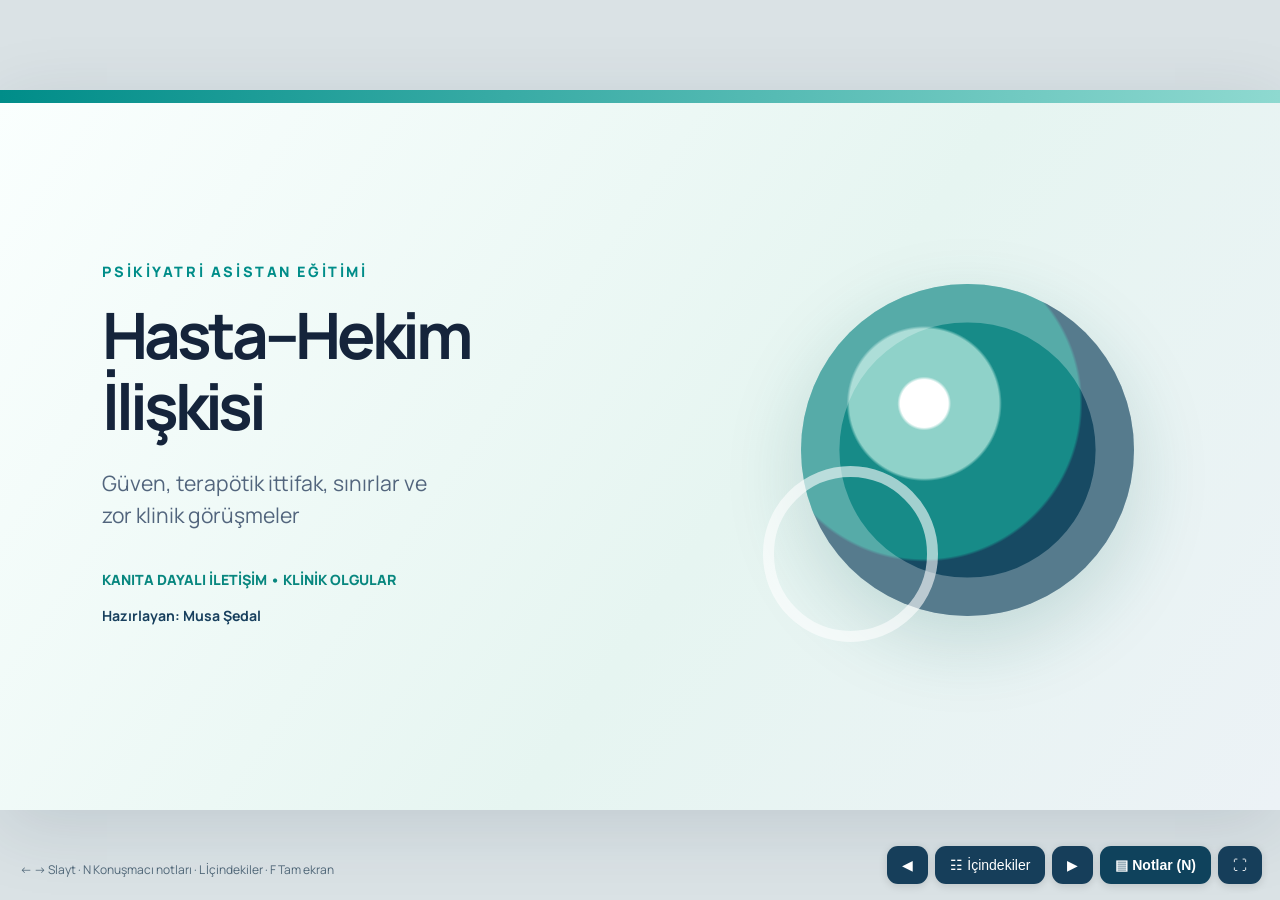
<file: hasta-hekim-iliskisi/index.html>
<!doctype html><html lang="tr"><head><meta charset="utf-8"><meta name="viewport" content="width=device-width,initial-scale=1"><title>Psikiyatride Hasta–Hekim İlişkisi | Asistan Semineri</title><style>
@import url('https://fonts.googleapis.com/css2?family=DM+Sans:wght@400;500;600;700&family=Manrope:wght@400;500;600;700;800&display=swap');
:root{--ink:#15243b;--slate:#52647c;--teal:#008d89;--mint:#d6f5ef;--cream:#f7f5f0;--soft:#eaf2f4;--line:#dbe5e9;--blue:#173f5d}*{box-sizing:border-box}body{margin:0;background:#dae2e5;color:var(--ink);font-family:Manrope,'Segoe UI',Arial,sans-serif}.deck{width:100%;height:100dvh;display:grid;place-items:center}.slide{display:none;width:min(100vw,177.77778dvh);height:min(100dvh,56.25vw);aspect-ratio:16/9;background:#fff;position:relative;overflow:hidden;box-shadow:0 16px 70px #19324421}.slide.on{display:flex;flex-direction:column}.slide:before{content:'';height:8px;width:100%;background:linear-gradient(90deg,var(--teal),#8ed9d0);position:absolute;top:0;left:0}.head{display:flex;align-items:center;justify-content:space-between;margin:4.2% 6.2% 0}.eyebrow{color:var(--teal);font-size:clamp(10px,1.12vw,18px);letter-spacing:.18em;text-transform:uppercase;font-weight:800}.brand{color:#87949d;font-size:clamp(9px,.92vw,16px);letter-spacing:.09em;font-weight:700}.area{flex:1;padding:2.4% 6.2% 1.8%;display:flex;flex-direction:column;justify-content:center;min-height:0}.heading{font-size:clamp(24px,3.05vw,57px);letter-spacing:-.046em;line-height:1.18;margin:0 0 3.5%;font-weight:800;max-width:95%}.sub{color:var(--slate);font-size:clamp(14px,1.55vw,26px);line-height:1.47}.foot{height:8%;margin:0 6.2%;border-top:1px solid var(--line);display:flex;align-items:center;justify-content:space-between;gap:2%;color:#8794a3;font-weight:600;font-size:clamp(9px,.85vw,15px)}.foot .source{white-space:nowrap;text-overflow:ellipsis;overflow:hidden;max-width:84%}.num{color:var(--teal);font-weight:800;font-size:clamp(11px,1vw,18px)}.cards{display:grid;grid-template-columns:repeat(2,1fr);gap:1.4vw}.card{background:#f7faf9;border:1px solid #dbece9;border-radius:1.25vw;padding:2vw;min-height:8vw;display:flex;gap:1.1vw;align-items:flex-start}.card .n{background:#d8f5ed;color:#027f79;min-width:2.3vw;height:2.3vw;display:grid;place-items:center;border-radius:.65vw;font-size:1.15vw;font-weight:800}.card p{margin:0;line-height:1.42;font-size:clamp(12px,1.53vw,26px);font-weight:650}.card strong{color:#0b7775}.stack{display:grid;gap:1.15vw}.item{display:flex;align-items:center;gap:1.8vw;background:#f7faf9;padding:1.35vw 1.7vw;border-radius:1vw;border-left:.38vw solid var(--teal);font-size:clamp(15px,1.7vw,30px);font-weight:620;line-height:1.35}.item span{color:#15988d;font-size:1.15vw;font-weight:800;min-width:1.6vw}.process{display:flex;gap:1vw;align-items:stretch}.step{flex:1;background:#f4f9f8;border:1px solid #dbebe7;padding:2vw 1.5vw;border-radius:1vw;position:relative}.step .stepno{font-size:clamp(18px,2.4vw,42px);font-weight:800;color:#0e9188;display:block;margin-bottom:1.5vw}.step p{font-size:clamp(12px,1.53vw,27px);font-weight:700;line-height:1.45;margin:0}.statement{display:grid;grid-template-columns:1.05fr .95fr;gap:4vw;align-items:center;height:100%}.statement h1{font-size:clamp(32px,4vw,74px);line-height:1.14;letter-spacing:-.06em;margin:0}.statement .line{height:7px;background:var(--teal);width:25%;margin:2vw 0}.statement .right{background:#eaf7f4;border-radius:2vw;padding:3vw}.statement .right p{font-size:clamp(17px,1.95vw,34px);font-weight:650;line-height:1.45;margin:0}.quote{background:#eff8f6;border-left:.6vw solid var(--teal);padding:3vw;border-radius:0 1.5vw 1.5vw 0;font-size:clamp(23px,2.85vw,50px);line-height:1.4;font-weight:720;letter-spacing:-.02em}.quote:before{content:'“';font-size:5vw;color:#21a99e;display:block;line-height:.6}.quote-caption{margin-top:2vw;color:var(--slate);font-size:1.32vw;line-height:1.4}.duo{display:grid;grid-template-columns:1fr 1fr;gap:1.6vw}.panel{border-radius:1.3vw;padding:2.5vw;background:#f5f8f8;border:1px solid #dfe9eb}.panel:nth-child(2){background:#eaf7f4;border-color:#c4e5de}.panel label{display:block;color:#0b8a83;font-size:1.1vw;letter-spacing:.11em;text-transform:uppercase;font-weight:800;margin-bottom:1.5vw}.panel p{font-size:clamp(15px,1.7vw,30px);line-height:1.44;font-weight:650;margin:.7vw 0 0}.case{display:grid;grid-template-columns:34% 1fr;gap:2.2vw;align-items:stretch}.case-sidebar{background:#173f5d;color:white;padding:3vw;border-radius:1.3vw;display:flex;flex-direction:column;justify-content:center}.case-sidebar .small{color:#a1d5d3;letter-spacing:.14em;font-size:1vw;font-weight:800}.case-sidebar strong{font-size:2.2vw;line-height:1.3;margin-top:1.1vw}.case-main{display:grid;gap:1vw}.case-row{background:#f4f8f8;border-radius:1vw;padding:1.4vw 1.65vw;font-size:1.55vw;line-height:1.38;font-weight:650}.cover{background:linear-gradient(125deg,#fafffe,#e6f5f1 57%,#ecf2f6);}.cover:before{height:13px}.cover-inner{padding:8% 8%;display:grid;grid-template-columns:1.3fr .7fr;height:100%;align-items:center}.cover h1{font-size:5vw;letter-spacing:-.065em;line-height:1.11;margin:1.4vw 0 2vw}.cover p{color:#52657d;font-size:1.65vw;line-height:1.5}.orb{width:26vw;height:26vw;border-radius:50%;background:radial-gradient(circle at 37% 36%,#fff 0 8%,#8fd2c9 9% 25%,#178b88 26% 52%,#174a63 53% 100%);box-shadow:inset 0 0 0 3vw #ffffff45,0 2vw 6vw #0e605a2e;position:relative}.orb:after{content:'';position:absolute;width:12vw;height:12vw;border:.9vw solid #fff9;border-radius:50%;left:-3vw;bottom:-2vw}.section{background:#163d57;color:#fff}.section:before{background:#60c6ba}.section .eyebrow{color:#7cd5cb}.section h1{font-size:5vw;line-height:1.14;max-width:75%;letter-spacing:-.055em;margin:2vw 0}.section .chapter{position:absolute;right:8%;top:19%;font-size:18vw;color:#ffffff0d;font-weight:800}.section .subtitle{font-size:1.75vw;max-width:70%;line-height:1.5;color:#d1e5eb}.section .foot{border-color:#ffffff35;color:#b8cbd2}.section .foot .num{color:#96e6de}.toolbar{position:fixed;bottom:16px;right:18px;z-index:11;display:flex;gap:7px}.toolbar button{background:#163e5a;color:#fff;border:0;border-radius:11px;padding:11px 15px;cursor:pointer;font-size:14px;box-shadow:0 2px 8px #0002}.toolbar button:hover{background:#048880}.index{display:none;position:fixed;inset:3%;background:#fff;border-radius:18px;padding:25px;overflow:auto;z-index:20;box-shadow:0 0 0 100vh #102f42ad}.index.on{display:block}.index button{background:#f6faf9;border:1px solid #e2eeeb;padding:12px;border-radius:8px;margin:3px;text-align:left;cursor:pointer}.index .close{background:#163f5d;color:white;float:right}.help{position:fixed;bottom:22px;left:20px;font-size:12px;color:#4f6677}a{color:inherit}@media print{.deck{display:block;height:auto}.slide{display:flex!important;position:relative;width:100vw;height:56.25vw;break-after:page;box-shadow:none}.toolbar,.index,.help{display:none!important}}@media(max-width:680px){.toolbar{bottom:8px;right:8px}.toolbar button{padding:7px 9px;font-size:11px}.help{display:none}}
</style><style id="embedded-notes-style">
.notes-toggle{background:#0f425c!important;color:white!important;font-weight:700}
.notes-drawer{position:fixed;right:0;top:0;bottom:0;width:min(470px,100vw);background:#fff;box-shadow:-15px 0 45px #142d4066;z-index:1000;display:none;flex-direction:column;color:#192e3d}
.notes-drawer.open{display:flex}.notes-head{padding:22px 26px 16px;background:#f0f6f8;border-bottom:1px solid #cbdbe2}.notes-head h2{font:800 20px Manrope,Arial,sans-serif;margin:0 0 8px}.notes-head small{color:#607889}.notes-actions{display:flex;gap:9px;padding:10px 20px;border-bottom:1px solid #ddd}.notes-actions button{cursor:pointer;padding:9px;border:1px solid #cad9df;border-radius:9px;background:white;color:#16394b}.notes-body{padding:12px 27px 45px;overflow-y:auto;line-height:1.65;font-size:16px}.notes-body p{margin:14px 0}.notes-body .src{font-size:13px;color:#637985}.notes-scrim{display:none;position:fixed;inset:0;background:#0a273044;z-index:999}.notes-scrim.open{display:block}@media print{.notes-drawer,.notes-scrim,.notes-toggle{display:none!important}}
</style></head><body><main class="deck"><section class="slide cover" aria-label="Slayt 1"><div class="cover-inner"><div><span class="eyebrow">PSİKİYATRİ ASİSTAN EĞİTİMİ</span><h1>Hasta–Hekim<br>İlişkisi</h1><p>Güven, terapötik ittifak, sınırlar ve<br>zor klinik görüşmeler</p><p style="font-size:1.1vw;font-weight:800;color:#08877f;margin-top:3vw">KANITA DAYALI İLETİŞİM • KLİNİK OLGULAR</p><p style="font-size:1.1vw;font-weight:700;color:#173f5d;margin-top:1.2vw">Hazırlayan: Musa Şedal</p></div><div class="orb" aria-hidden="true"></div></div></section><section class="slide content" aria-label="Slayt 2"><div class="head"><span class="eyebrow">GİRİŞ</span><span class="brand">KLİNİK PSİKİYATRİ • ASİSTAN SEMİNERİ</span></div><div class="area"><h1 class="heading">Öğrenim hedefleri</h1><div class="cards"><div class="card"><div class="n">01</div><p>Terapötik ittifakın bileşenlerini tanımlamak</p></div><div class="card"><div class="n">02</div><p>Empati, doğrulama ve klinik sınır koymayı uygulamak</p></div><div class="card"><div class="n">03</div><p>Aktarım, karşıaktarım ve ilişki kopmalarını fark etmek</p></div><div class="card"><div class="n">04</div><p>Zor görüşmelerde güvenliği, özerkliği ve etik ilkeyi korumak</p></div></div></div><div class="foot"><span class="source">Kaplan &amp; Sadock; NICE CG136</span><span class="num">02 / 42</span></div></section><section class="slide section" aria-label="Slayt 3"><div class="area"><span class="eyebrow">BÖLÜM 02</span><h1>Neden psikiyatride daha merkezî?</h1><p class="subtitle">Öykü ve ruhsal durum muayenesi büyük ölçüde görüşmeye dayanır</p></div><div class="chapter">02</div><div class="foot"><span class="source">Kaplan &amp; Sadock; NICE CG136</span><span class="num">03 / 42</span></div></section><section class="slide content" aria-label="Slayt 4"><div class="head"><span class="eyebrow">TEMELLER</span><span class="brand">KLİNİK PSİKİYATRİ • ASİSTAN SEMİNERİ</span></div><div class="area"><h1 class="heading">Terapötik ittifak: üç bileşen</h1><div class="cards"><div class="card"><div class="n">01</div><p><strong>Hedef</strong>: Ne için birlikte çalışıyoruz?</p></div><div class="card"><div class="n">02</div><p><strong>Görev</strong>: Hangi yöntemleri kabul ediyoruz?</p></div><div class="card"><div class="n">03</div><p><strong>Bağ</strong>: Güven, saygı ve işbirliği</p></div><div class="card"><div class="n">04</div><p>Hasta ile hekimin hedefleri farklı olabilir; farkı görünür kılmak gerekir</p></div></div></div><div class="foot"><span class="source">Bordin, 1979; NICE CG136</span><span class="num">04 / 42</span></div></section><section class="slide content" aria-label="Slayt 5"><div class="head"><span class="eyebrow">TEMELLER</span><span class="brand">KLİNİK PSİKİYATRİ • ASİSTAN SEMİNERİ</span></div><div class="area"><h1 class="heading">İttifak ile tedavi sonucu arasındaki ilişki</h1><div class="cards"><div class="card"><div class="n">01</div><p>Psikoterapi çalışmalarında ittifak ile sonuç arasında tutarlı pozitif ilişki vardır</p></div><div class="card"><div class="n">02</div><p>Korelasyon nedensellik kanıtı değildir</p></div><div class="card"><div class="n">03</div><p>İttifak hem müdahale öncesinde hem süreç içinde değerlendirilmelidir</p></div><div class="card"><div class="n">04</div><p>Farmakoterapide de güven, ortak karar ve izlem açısından klinik önemi vardır</p></div></div></div><div class="foot"><span class="source">Flückiger et al., Psychotherapy, 2018; NICE CG136</span><span class="num">05 / 42</span></div></section><section class="slide content" aria-label="Slayt 6"><div class="head"><span class="eyebrow">TEMELLER</span><span class="brand">KLİNİK PSİKİYATRİ • ASİSTAN SEMİNERİ</span></div><div class="area"><h1 class="heading">Terapötik ilişki ≠ arkadaşlık</h1><div class="cards"><div class="card"><div class="n">01</div><p>Profesyonel amaç ve rol asimetrisi vardır</p></div><div class="card"><div class="n">02</div><p>Sıcaklık + öngörülebilirlik + dürüstlük + sınır</p></div><div class="card"><div class="n">03</div><p>Aşırı mesafe güvensizlik, aşırı yakınlık rol karmaşası yaratabilir</p></div><div class="card"><div class="n">04</div><p>Klinik şefkat, kurtarıcı rolü üstlenmek anlamına gelmez</p></div></div></div><div class="foot"><span class="source">Kaplan &amp; Sadock; NICE CG136</span><span class="num">06 / 42</span></div></section><section class="slide section" aria-label="Slayt 7"><div class="area"><span class="eyebrow">BÖLÜM 03</span><h1>İlk 90 saniye: ilişkiyi kurmak</h1><p class="subtitle">Kendini ve rolünü tanıt; görüşme süresini açıkla</p></div><div class="chapter">03</div><div class="foot"><span class="source">NICE CG136 §1.3; NICE NG197</span><span class="num">07 / 42</span></div></section><section class="slide content" aria-label="Slayt 8"><div class="head"><span class="eyebrow">İLK GÖRÜŞME</span><span class="brand">KLİNİK PSİKİYATRİ • ASİSTAN SEMİNERİ</span></div><div class="area"><h1 class="heading">Dinleme mikrobecerileri</h1><div class="process"><div class="step"><span class="stepno">01</span><p>Açık uçlu soru → odaklanmış soru → özet</p></div><div class="step"><span class="stepno">02</span><p>Yansıtma: “Bunun sizi oldukça korkuttuğunu anlıyorum.”</p></div><div class="step"><span class="stepno">03</span><p>Sessizlik: yanıtı hastadan aceleyle çekip alma</p></div><div class="step"><span class="stepno">04</span><p>Sözsüz iletişim: dikkat, duruş, uygun göz teması, not alma dengesi</p></div></div></div><div class="foot"><span class="source">Kaplan &amp; Sadock; NICE CG136</span><span class="num">08 / 42</span></div></section><section class="slide content" aria-label="Slayt 9"><div class="head"><span class="eyebrow">İLK GÖRÜŞME</span><span class="brand">KLİNİK PSİKİYATRİ • ASİSTAN SEMİNERİ</span></div><div class="area"><h1 class="heading">Empati, sempati ve doğrulama</h1><div class="duo"><div class="panel"><label>01 / Kavram</label><p><strong>Empati</strong>: yaşantıyı hastanın perspektifinden anlamaya çalışma</p><p><strong>Sempati</strong>: hastaya üzülme veya onunla duygudaşlık kurma</p></div><div class="panel"><label>02 / Klinik yaklaşım</label><p><strong>Doğrulama</strong>: duygunun bağlamda anlaşılabilir olduğunu belirtme</p><p><strong>Onaylama değil</strong>: sanrıyı, riskli davranışı veya yanlış bilgiyi gerçek kabul etme</p></div></div></div><div class="foot"><span class="source">Kaplan &amp; Sadock; NICE CG136</span><span class="num">09 / 42</span></div></section><section class="slide content" aria-label="Slayt 10"><div class="head"><span class="eyebrow">İLK GÖRÜŞME</span><span class="brand">KLİNİK PSİKİYATRİ • ASİSTAN SEMİNERİ</span></div><div class="area"><h1 class="heading">Sorulması gereken iki soru</h1><div class="process"><div class="step"><span class="stepno">01</span><p>“Sizin için en zor olan kısmı ne?”</p></div><div class="step"><span class="stepno">02</span><p>“Bu görüşmeden ne olmasını umuyorsunuz?”</p></div><div class="step"><span class="stepno">03</span><p>Belirti kadar işlevsellik, bağlam ve kişisel anlamı araştır</p></div><div class="step"><span class="stepno">04</span><p>Hastanın anlatısına biyopsikososyal formülasyonla dön</p></div></div></div><div class="foot"><span class="source">Kaplan &amp; Sadock; NICE CG136</span><span class="num">10 / 42</span></div></section><section class="slide section" aria-label="Slayt 11"><div class="area"><span class="eyebrow">BÖLÜM 04</span><h1>Doğrulayıcı ve doğrulamayan dil</h1><p class="subtitle">Yararlı: “Bunun size çok gerçek geldiğini görüyorum.”</p></div><div class="chapter">04</div><div class="foot"><span class="source">Kaplan &amp; Sadock; NICE CG136</span><span class="num">11 / 42</span></div></section><section class="slide content" aria-label="Slayt 12"><div class="head"><span class="eyebrow">İLETİŞİM</span><span class="brand">KLİNİK PSİKİYATRİ • ASİSTAN SEMİNERİ</span></div><div class="area"><h1 class="heading">Kötü haber ve tanı konuşması</h1><div class="cards"><div class="card"><div class="n">01</div><p>Önce hastanın bildiğini ve öğrenmek istediğini sor</p></div><div class="card"><div class="n">02</div><p>Tanıyı etiket yerine klinik bulgular ve belirsizliklerle açıkla</p></div><div class="card"><div class="n">03</div><p>Bilgiyi küçük parçalarla ver, anlamayı kontrol et</p></div><div class="card"><div class="n">04</div><p>Duygu tepkisine alan aç, sonraki adımı birlikte belirle</p></div></div></div><div class="foot"><span class="source">NICE NG197</span><span class="num">12 / 42</span></div></section><section class="slide content" aria-label="Slayt 13"><div class="head"><span class="eyebrow">İLETİŞİM</span><span class="brand">KLİNİK PSİKİYATRİ • ASİSTAN SEMİNERİ</span></div><div class="area"><h1 class="heading">Ortak karar verme: üç konuşma</h1><div class="process"><div class="step"><span class="stepno">01</span><p><strong>Seçim</strong>: Birden fazla makul yol olduğunu belirt</p></div><div class="step"><span class="stepno">02</span><p><strong>Seçenek</strong>: Etkinlik, yan etki, maliyet ve izlem farklarını anlat</p></div><div class="step"><span class="stepno">03</span><p><strong>Karar</strong>: Hastanın değerleriyle uyumlu plan oluştur</p></div><div class="step"><span class="stepno">04</span><p>Karar ve yeniden değerlendirme zamanını dosyada kaydet</p></div></div></div><div class="foot"><span class="source">NICE NG197</span><span class="num">13 / 42</span></div></section><section class="slide content" aria-label="Slayt 14"><div class="head"><span class="eyebrow">İLETİŞİM</span><span class="brand">KLİNİK PSİKİYATRİ • ASİSTAN SEMİNERİ</span></div><div class="area"><h1 class="heading">Teach-back: anlaşıldı mı?</h1><div class="cards"><div class="card"><div class="n">01</div><p>“Anladınız mı?” sorusu tek başına yetersizdir</p></div><div class="card"><div class="n">02</div><p>“Ben doğru anlatabildim mi, ilacı nasıl kullanacağınızı kendi sözlerinizle anlatır mısınız?”</p></div><div class="card"><div class="n">03</div><p>Gerekirse daha sade ifadeyle yeniden açıkla</p></div><div class="card"><div class="n">04</div><p>Kontrolü hastaya sınav gibi hissettirme</p></div></div></div><div class="foot"><span class="source">NICE NG197 §1.2</span><span class="num">14 / 42</span></div></section><section class="slide section" aria-label="Slayt 15"><div class="area"><span class="eyebrow">BÖLÜM 05</span><h1>Aktarım (transference)</h1><p class="subtitle">Geçmiş önemli ilişki örüntülerinin hekimle ilişkide yeniden yaşanması</p></div><div class="chapter">05</div><div class="foot"><span class="source">Gabbard, Psychodynamic Psychiatry; Kaplan &amp; Sadock</span><span class="num">15 / 42</span></div></section><section class="slide content" aria-label="Slayt 16"><div class="head"><span class="eyebrow">PSİKODİNAMİK</span><span class="brand">KLİNİK PSİKİYATRİ • ASİSTAN SEMİNERİ</span></div><div class="area"><h1 class="heading">Karşıaktarım (countertransference)</h1><div class="cards"><div class="card"><div class="n">01</div><p>Hekimin hastaya yönelik duygusal, bedensel ve bilişsel tepkileri</p></div><div class="card"><div class="n">02</div><p>Kızgınlık, aşırı koruma isteği, sıkılma, çaresizlik, kurtarma dürtüsü</p></div><div class="card"><div class="n">03</div><p>Yargı değil veri: fark et, düzenle, süpervizyonda düşün</p></div><div class="card"><div class="n">04</div><p>Eyleme dökülürse sınır ve klinik karar sorunları doğurabilir</p></div></div></div><div class="foot"><span class="source">Gabbard; Kaplan &amp; Sadock</span><span class="num">16 / 42</span></div></section><section class="slide content" aria-label="Slayt 17"><div class="head"><span class="eyebrow">PSİKODİNAMİK</span><span class="brand">KLİNİK PSİKİYATRİ • ASİSTAN SEMİNERİ</span></div><div class="area"><h1 class="heading">Aktarım ve karşıaktarım: klinik örnek</h1><div class="case"><div class="case-sidebar"><span class="small">KLİNİK SENARYO</span><strong>Aktarım ve karşıaktarım: klinik örnek</strong></div><div class="case-main"><div class="case-row">Hasta: “Siz de diğer doktorlar gibi beni bırakacaksınız.”</div><div class="case-row">Hekimin iç tepkisi: savunmaya geçme veya sınırsız güvence verme isteği</div><div class="case-row">Yararlı yanıt: “Böyle bir endişe taşıdığınızı duyuyorum. Önceki deneyimlerde ne olmuştu?”</div><div class="case-row">Süreklilik, erişilebilirlik ve görüşme sınırları açıkça konuşulur</div></div></div></div><div class="foot"><span class="source">Kaplan &amp; Sadock; NICE CG136</span><span class="num">17 / 42</span></div></section><section class="slide content" aria-label="Slayt 18"><div class="head"><span class="eyebrow">PSİKODİNAMİK</span><span class="brand">KLİNİK PSİKİYATRİ • ASİSTAN SEMİNERİ</span></div><div class="area"><h1 class="heading">Savunma düzenekleri ile çalışma</h1><div class="cards"><div class="card"><div class="n">01</div><p>İnkâr, yansıtma, bölme, entelektüelleştirme, değersizleştirme</p></div><div class="card"><div class="n">02</div><p>Savunmayı utandırmadan işlevi ve bedeli üzerinden ele al</p></div><div class="card"><div class="n">03</div><p>Akut kriz sırasında yüzleştirme düzeyi sınırlı tutulur</p></div><div class="card"><div class="n">04</div><p>Yorumlama için güven, zamanlama ve ego kapasitesi önemlidir</p></div></div></div><div class="foot"><span class="source">Gabbard; Kaplan &amp; Sadock</span><span class="num">18 / 42</span></div></section><section class="slide section" aria-label="Slayt 19"><div class="area"><span class="eyebrow">BÖLÜM 06</span><h1>Terapötik çerçeve ve sınırlar</h1><p class="subtitle">Görüşme süresi, sıklığı, iletişim kanalı ve ulaşılabilirlik</p></div><div class="chapter">06</div><div class="foot"><span class="source">WPA Madrid Declaration; mesleki etik ilkeler</span><span class="num">19 / 42</span></div></section><section class="slide content" aria-label="Slayt 20"><div class="head"><span class="eyebrow">SINIRLAR</span><span class="brand">KLİNİK PSİKİYATRİ • ASİSTAN SEMİNERİ</span></div><div class="area"><h1 class="heading">Hekimin kendini açması: ne zaman?</h1><div class="duo"><div class="panel"><label>01 / Kavram</label><p>Hasta yararına açık bir klinik amaç taşımalı</p><p>Kısa, sınırlı, uygun ve tedavinin odağını değiştirmemeli</p></div><div class="panel"><label>02 / Klinik yaklaşım</label><p>Hastanın hekimi teselli etmesini gerektirmemeli</p><p>Paylaşmadan önce “Bu kimin ihtiyacını karşılıyor?” diye sor</p></div></div></div><div class="foot"><span class="source">Gabbard; mesleki etik ilkeler</span><span class="num">20 / 42</span></div></section><section class="slide section" aria-label="Slayt 21"><div class="area"><span class="eyebrow">BÖLÜM 07</span><h1>İttifak kopması (rupture) nasıl anlaşılır?</h1><p class="subtitle">Geri çekilme: sessizlik, onaylayıp uzaklaşma, randevu kaçırma</p></div><div class="chapter">07</div><div class="foot"><span class="source">Safran &amp; Muran, Negotiating the Therapeutic Alliance</span><span class="num">21 / 42</span></div></section><section class="slide content" aria-label="Slayt 22"><div class="head"><span class="eyebrow">ZOR GÖRÜŞMELER</span><span class="brand">KLİNİK PSİKİYATRİ • ASİSTAN SEMİNERİ</span></div><div class="area"><h1 class="heading">Öfkeli/ajite hasta: ilk yaklaşım</h1><div class="cards"><div class="card"><div class="n">01</div><p>Önce güvenlik, ortam ve yardım çağırma gereksinimi</p></div><div class="card"><div class="n">02</div><p>Sakin ses, açık beden duruşu, güvenli mesafe</p></div><div class="card"><div class="n">03</div><p>Tek bir kişinin iletişimi yönetmesi, somut seçenek sunulması</p></div><div class="card"><div class="n">04</div><p>Tehdit, küçümseme, güç mücadelesi ve ani temaslardan kaçınma</p></div></div></div><div class="foot"><span class="source">NICE NG10</span><span class="num">22 / 42</span></div></section><section class="slide content" aria-label="Slayt 23"><div class="head"><span class="eyebrow">ZOR GÖRÜŞMELER</span><span class="brand">KLİNİK PSİKİYATRİ • ASİSTAN SEMİNERİ</span></div><div class="area"><h1 class="heading">Paranoid ve psikotik yaşantılar</h1><div class="cards"><div class="card"><div class="n">01</div><p>Sanrısal içeriği onaylama veya tartışarak çürütmeye çalışma</p></div><div class="card"><div class="n">02</div><p>Duyguyu ve güvenlik gereksinimini doğrula</p></div><div class="card"><div class="n">03</div><p>Açıklamaları somut, kısa ve şeffaf tut</p></div><div class="card"><div class="n">04</div><p>Gerçeklik değerlendirmesi ve risk incelemesini sürdür</p></div></div></div><div class="foot"><span class="source">NICE CG136; Kaplan &amp; Sadock</span><span class="num">23 / 42</span></div></section><section class="slide content" aria-label="Slayt 24"><div class="head"><span class="eyebrow">ZOR GÖRÜŞMELER</span><span class="brand">KLİNİK PSİKİYATRİ • ASİSTAN SEMİNERİ</span></div><div class="area"><h1 class="heading">Manik hastada görüşme</h1><div class="cards"><div class="card"><div class="n">01</div><p>Kısa, somut ve tek konuya odaklanan sorular</p></div><div class="card"><div class="n">02</div><p>Uyaranı azalt, zaman ve davranış sınırlarını açık koy</p></div><div class="card"><div class="n">03</div><p>Taşkınlığa karşı meydan okuma yerine yapılandırma</p></div><div class="card"><div class="n">04</div><p>Karar verme kapasitesi ve riskleri ayrıca değerlendir</p></div></div></div><div class="foot"><span class="source">Kaplan &amp; Sadock; NICE CG136</span><span class="num">24 / 42</span></div></section><section class="slide content" aria-label="Slayt 25"><div class="head"><span class="eyebrow">ZOR GÖRÜŞMELER</span><span class="brand">KLİNİK PSİKİYATRİ • ASİSTAN SEMİNERİ</span></div><div class="area"><h1 class="heading">Kişilik örüntüleri ve yoğun duygular</h1><div class="cards"><div class="card"><div class="n">01</div><p>İlişkiyi idealleştirme/değersizleştirme döngüleri görülebilir</p></div><div class="card"><div class="n">02</div><p>Tutarlı ekip mesajları ve sınırlar kritik</p></div><div class="card"><div class="n">03</div><p>Duyguyu doğrula, davranışa uygun sınır koy</p></div><div class="card"><div class="n">04</div><p>“Manipülatif” gibi damgalayıcı ifadeler yerine gözlenen davranışı yaz</p></div></div></div><div class="foot"><span class="source">NICE CG136; klinik psikoterapi literatürü</span><span class="num">25 / 42</span></div></section><section class="slide content" aria-label="Slayt 26"><div class="head"><span class="eyebrow">ZOR GÖRÜŞMELER</span><span class="brand">KLİNİK PSİKİYATRİ • ASİSTAN SEMİNERİ</span></div><div class="area"><h1 class="heading">İlaç istemeyen veya tedaviyi bırakan hasta</h1><div class="cards"><div class="card"><div class="n">01</div><p>Önce gerekçeyi sor: yan etki, maliyet, inanç, önceki deneyim</p></div><div class="card"><div class="n">02</div><p>Uyumu ahlaki özellik değil dinamik davranış olarak değerlendir</p></div><div class="card"><div class="n">03</div><p>Risk–yarar, alternatifler ve tedavisizlik seçeneği anlatılır</p></div><div class="card"><div class="n">04</div><p>Kapasite ve acil risk durumlarını ayrıca ele al</p></div></div></div><div class="foot"><span class="source">NICE NG197</span><span class="num">26 / 42</span></div></section><section class="slide content" aria-label="Slayt 27"><div class="head"><span class="eyebrow">ZOR GÖRÜŞMELER</span><span class="brand">KLİNİK PSİKİYATRİ • ASİSTAN SEMİNERİ</span></div><div class="area"><h1 class="heading">İntihar düşüncesini konuşmak</h1><div class="cards"><div class="card"><div class="n">01</div><p>Doğrudan, sakin ve yargısız sorular kullan</p></div><div class="card"><div class="n">02</div><p>Düşünce, niyet, plan, erişim, geçmiş girişim ve koruyucular</p></div><div class="card"><div class="n">03</div><p>Tek bir risk puanı bireysel geleceği öngörmez</p></div><div class="card"><div class="n">04</div><p>Güvenlik planı, yakın izlem ve uygun bakım düzeyini belirle</p></div></div></div><div class="foot"><span class="source">NICE NG225 self-harm; NICE CG136</span><span class="num">27 / 42</span></div></section><section class="slide section" aria-label="Slayt 28"><div class="area"><span class="eyebrow">BÖLÜM 08</span><h1>Mahremiyet ve gizliliğin sınırları</h1><p class="subtitle">Hastanın özel yaşamı ve sağlık verileri korunur</p></div><div class="chapter">08</div><div class="foot"><span class="source">Türkiye Hasta Hakları Yönetmeliği; KVKK; NICE CG136</span><span class="num">28 / 42</span></div></section><section class="slide content" aria-label="Slayt 29"><div class="head"><span class="eyebrow">ETİK / HUKUK</span><span class="brand">KLİNİK PSİKİYATRİ • ASİSTAN SEMİNERİ</span></div><div class="area"><h1 class="heading">Aydınlatılmış onam ve karar verme kapasitesi</h1><div class="cards"><div class="card"><div class="n">01</div><p>Bilgi verme → anlama → değerlendirme → tercih bildirme</p></div><div class="card"><div class="n">02</div><p>Kapasite tanıya göre değil, karar ve zamana göre değerlendirilir</p></div><div class="card"><div class="n">03</div><p>Kapasite kaybı varsayımı yerine destekleyici karar yöntemleri</p></div><div class="card"><div class="n">04</div><p>Acil müdahale ve istem dışı uygulamalar için özgül hukuki dayanak gerekir</p></div></div></div><div class="foot"><span class="source">NICE NG108; Türkiye Hasta Hakları Yönetmeliği</span><span class="num">29 / 42</span></div></section><section class="slide content" aria-label="Slayt 30"><div class="head"><span class="eyebrow">ETİK / HUKUK</span><span class="brand">KLİNİK PSİKİYATRİ • ASİSTAN SEMİNERİ</span></div><div class="area"><h1 class="heading">Aile ve yakınlarla çalışma</h1><div class="cards"><div class="card"><div class="n">01</div><p>Hasta izni, gizlilik ve bağımsız görüşme hakkı</p></div><div class="card"><div class="n">02</div><p>Yakınlardan bilgi alma ile hastaya bilgi açıklama farklıdır</p></div><div class="card"><div class="n">03</div><p>Aile çatışmalarında taraf tutmama</p></div><div class="card"><div class="n">04</div><p>Aileyi tedavi planına uygun düzeyde katma</p></div></div></div><div class="foot"><span class="source">NICE CG136; Türkiye Hasta Hakları Yönetmeliği</span><span class="num">30 / 42</span></div></section><section class="slide content" aria-label="Slayt 31"><div class="head"><span class="eyebrow">ETİK / HUKUK</span><span class="brand">KLİNİK PSİKİYATRİ • ASİSTAN SEMİNERİ</span></div><div class="area"><h1 class="heading">Travma bilgili klinik ilişki</h1><div class="cards"><div class="card"><div class="n">01</div><p>Güvenlik ve öngörülebilirlik</p></div><div class="card"><div class="n">02</div><p>Seçim, işbirliği ve güçlendirme</p></div><div class="card"><div class="n">03</div><p>Tekrarlayan travmatik anlatımı gereksiz yere zorlamama</p></div><div class="card"><div class="n">04</div><p>Muayene, soru ve müdahalelerin amacını önceden açıklama</p></div></div></div><div class="foot"><span class="source">SAMHSA, Trauma-Informed Care; NICE CG136</span><span class="num">31 / 42</span></div></section><section class="slide section" aria-label="Slayt 32"><div class="area"><span class="eyebrow">BÖLÜM 09</span><h1>Poliklinikte 15–20 dakikalık ilişki odaklı görüşme</h1><p class="subtitle">0–2 dk: güven ve ortak gündem</p></div><div class="chapter">09</div><div class="foot"><span class="source">Pratik eğitim çerçevesi; NICE NG197</span><span class="num">32 / 42</span></div></section><section class="slide content" aria-label="Slayt 33"><div class="head"><span class="eyebrow">KLİNİK UYGULAMA</span><span class="brand">KLİNİK PSİKİYATRİ • ASİSTAN SEMİNERİ</span></div><div class="area"><h1 class="heading">Konsültasyon psikiyatrisinde ittifak</h1><div class="cards"><div class="card"><div class="n">01</div><p>Hasta çoğu zaman görüşmeyi kendisi istememiş olabilir</p></div><div class="card"><div class="n">02</div><p>“Sizi değerlendirmem istendi; sizin bakış açınızı da duymak istiyorum.”</p></div><div class="card"><div class="n">03</div><p>Tıbbi ekip ve psikiyatri arasındaki bilgi paylaşımını açıkla</p></div><div class="card"><div class="n">04</div><p>Somatik yakınmayı psikolojik diye peşinen etiketleme</p></div></div></div><div class="foot"><span class="source">Kaplan &amp; Sadock; NICE CG136</span><span class="num">33 / 42</span></div></section><section class="slide content" aria-label="Slayt 34"><div class="head"><span class="eyebrow">KLİNİK UYGULAMA</span><span class="brand">KLİNİK PSİKİYATRİ • ASİSTAN SEMİNERİ</span></div><div class="area"><h1 class="heading">İlişkiyi belgeleme: objektif not</h1><div class="cards"><div class="card"><div class="n">01</div><p>Gözlenen davranış: “Ses tonunu yükseltti, kapıya yöneldi”</p></div><div class="card"><div class="n">02</div><p>Hastanın öznel ifadesi: kısa, yerinde doğrudan alıntı</p></div><div class="card"><div class="n">03</div><p>Risk ve kapasite değerlendirmesinin gerekçesi</p></div><div class="card"><div class="n">04</div><p>Ortak plan, hastanın tercihi, reddi ve izlem düzeni</p></div></div></div><div class="foot"><span class="source">NICE NG197 §1.2.17; klinik kayıt ilkeleri</span><span class="num">34 / 42</span></div></section><section class="slide section" aria-label="Slayt 35"><div class="area"><span class="eyebrow">BÖLÜM 10</span><h1>Olgu 1: “Siz de beni önemsemiyorsunuz”</h1><p class="subtitle">32 yaş, depresif belirtiler, üçüncü başvuru</p></div><div class="chapter">10</div><div class="foot"><span class="source">Safran &amp; Muran; NICE CG136</span><span class="num">35 / 42</span></div></section><section class="slide content" aria-label="Slayt 36"><div class="head"><span class="eyebrow">OLGU TARTIŞMALARI</span><span class="brand">KLİNİK PSİKİYATRİ • ASİSTAN SEMİNERİ</span></div><div class="area"><h1 class="heading">Olgu 2: sanrısal kuşku ve tedavi reddi</h1><div class="case"><div class="case-sidebar"><span class="small">KLİNİK SENARYO</span><strong>Olgu 2: sanrısal kuşku ve tedavi reddi</strong></div><div class="case-main"><div class="case-row">24 yaş, ilk epizod psikoz; “İlaçlar beni kontrol edecek.”</div><div class="case-row">Tartışmak mı, duyguyu doğrulamak mı?</div><div class="case-row">İttifak için ortak hedef: korkunun ve uykusuzluğun azalması</div><div class="case-row">Risk, kapasite ve tedavi seçenekleri ayrı değerlendirilir</div></div></div></div><div class="foot"><span class="source">NICE CG136; NICE NG197</span><span class="num">36 / 42</span></div></section><section class="slide content" aria-label="Slayt 37"><div class="head"><span class="eyebrow">OLGU TARTIŞMALARI</span><span class="brand">KLİNİK PSİKİYATRİ • ASİSTAN SEMİNERİ</span></div><div class="area"><h1 class="heading">Olgu 3: sınır ve karşıaktarım</h1><div class="case"><div class="case-sidebar"><span class="small">KLİNİK SENARYO</span><strong>Olgu 3: sınır ve karşıaktarım</strong></div><div class="case-main"><div class="case-row">26 yaş, yoğun terk edilme korkusu</div><div class="case-row">Hekimin kişisel telefonunu istiyor; ulaşamazsa kendine zarar vereceğini söylüyor</div><div class="case-row">Hekimde suçluluk ve kurtarma isteği oluşuyor</div><div class="case-row">Plan: anlık risk değerlendirmesi + ekip temelli kriz planı + net iletişim sınırları</div></div></div></div><div class="foot"><span class="source">NICE NG225; mesleki etik ilkeler</span><span class="num">37 / 42</span></div></section><section class="slide content" aria-label="Slayt 38"><div class="head"><span class="eyebrow">OLGU TARTIŞMALARI</span><span class="brand">KLİNİK PSİKİYATRİ • ASİSTAN SEMİNERİ</span></div><div class="area"><h1 class="heading">Rol oynama: 3 dakikalık uygulama</h1><div class="cards"><div class="card"><div class="n">01</div><p>Hekim, hasta ve gözlemci rollerini dağıt</p></div><div class="card"><div class="n">02</div><p>Hekim: gündemi kur, duyguyu doğrula, ortak karar oluştur</p></div><div class="card"><div class="n">03</div><p>Gözlemci: söz kesme, yargılama, açık soru ve sınırları izle</p></div><div class="card"><div class="n">04</div><p>Geri bildirim: önce etkili davranış, sonra tek gelişim hedefi</p></div></div></div><div class="foot"><span class="source">NICE NG197: uygulamalı eğitim</span><span class="num">38 / 42</span></div></section><section class="slide section" aria-label="Slayt 39"><div class="area"><span class="eyebrow">BÖLÜM 11</span><h1>Asistan için görüşme kontrol listesi</h1><p class="subtitle">Hasta kendini ifade edebildi mi?</p></div><div class="chapter">11</div><div class="foot"><span class="source">Kaplan &amp; Sadock; NICE CG136</span><span class="num">39 / 42</span></div></section><section class="slide content" aria-label="Slayt 40"><div class="head"><span class="eyebrow">DEĞERLENDİRME</span><span class="brand">KLİNİK PSİKİYATRİ • ASİSTAN SEMİNERİ</span></div><div class="area"><h1 class="heading">Beş temel mesaj</h1><div class="process"><div class="step"><span class="stepno">01</span><p>İlişki klinik işlemin ön koşulu değil, bir parçasıdır</p></div><div class="step"><span class="stepno">02</span><p>Empati yanlış inancı onaylamak değildir</p></div><div class="step"><span class="stepno">03</span><p>İttifak kopması fark edilip onarılabilir</p></div><div class="step"><span class="stepno">04</span><p>Profesyonel sınırlar terapötik güveni korur</p></div><div class="step"><span class="stepno">05</span><p>Güvenlik, özerklik, kanıt ve etik birlikte düşünülür</p></div></div></div><div class="foot"><span class="source">Kaplan &amp; Sadock; NICE CG136</span><span class="num">40 / 42</span></div></section><section class="slide section" aria-label="Slayt 41"><div class="area"><span class="eyebrow">BÖLÜM 12</span><h1>Temel kaynaklar I</h1><p class="subtitle">NICE CG136. Service user experience in adult mental health (2011)</p></div><div class="chapter">12</div><div class="foot"><span class="source">https://www.nice.org.uk/guidance/cg136 | https://www.nice.org.uk/guidance/ng197 | https://www.nice.org.uk/guidance/ng10</span><span class="num">41 / 42</span></div></section><section class="slide content" aria-label="Slayt 42"><div class="head"><span class="eyebrow">KAYNAKLAR</span><span class="brand">KLİNİK PSİKİYATRİ • ASİSTAN SEMİNERİ</span></div><div class="area"><h1 class="heading">Temel kaynaklar II</h1><div class="cards"><div class="card"><div class="n">01</div><p>Bordin ES. The generalizability of the psychoanalytic concept of the working alliance. 1979</p></div><div class="card"><div class="n">02</div><p>Flückiger C et al. The alliance in adult psychotherapy: a meta-analytic synthesis. 2018</p></div><div class="card"><div class="n">03</div><p>Gabbard GO. Psychodynamic Psychiatry in Clinical Practice</p></div><div class="card"><div class="n">04</div><p>Kaplan &amp; Sadock’s Synopsis of Psychiatry; SAMHSA Trauma-Informed Care</p></div></div></div><div class="foot"><span class="source">Bordin 1979; Flückiger et al. 2018; Gabbard; Kaplan &amp; Sadock</span><span class="num">42 / 42</span></div></section></main><div class="help">← → Slayt · N Konuşmacı notları · L İçindekiler · F Tam ekran</div><nav class="toolbar"><button id="previous">◀</button><button id="list">☷ İçindekiler</button><button id="next">▶</button><button id="notes-toggle" class="notes-toggle" title="Yalnızca açıldığında notları gösterir">▤ Notlar (N)</button><button id="fullscreen">⛶</button></nav><div class="index"><button id="close" class="close">Kapat ✕</button><h2>Sunum içindekiler</h2><button data-j="0">01 · Psikiyatride hasta–hekim ilişkisi</button><button data-j="1">02 · Öğrenim hedefleri</button><button data-j="2">03 · Neden psikiyatride daha merkezî?</button><button data-j="3">04 · Terapötik ittifak: üç bileşen</button><button data-j="4">05 · İttifak ile tedavi sonucu arasındaki ilişki</button><button data-j="5">06 · Terapötik ilişki ≠ arkadaşlık</button><button data-j="6">07 · İlk 90 saniye: ilişkiyi kurmak</button><button data-j="7">08 · Dinleme mikrobecerileri</button><button data-j="8">09 · Empati, sempati ve doğrulama</button><button data-j="9">10 · Sorulması gereken iki soru</button><button data-j="10">11 · Doğrulayıcı ve doğrulamayan dil</button><button data-j="11">12 · Kötü haber ve tanı konuşması</button><button data-j="12">13 · Ortak karar verme: üç konuşma</button><button data-j="13">14 · Teach-back: anlaşıldı mı?</button><button data-j="14">15 · Aktarım (transference)</button><button data-j="15">16 · Karşıaktarım (countertransference)</button><button data-j="16">17 · Aktarım ve karşıaktarım: klinik örnek</button><button data-j="17">18 · Savunma düzenekleri ile çalışma</button><button data-j="18">19 · Terapötik çerçeve ve sınırlar</button><button data-j="19">20 · Hekimin kendini açması: ne zaman?</button><button data-j="20">21 · İttifak kopması (rupture) nasıl anlaşılır?</button><button data-j="21">22 · Öfkeli/ajite hasta: ilk yaklaşım</button><button data-j="22">23 · Paranoid ve psikotik yaşantılar</button><button data-j="23">24 · Manik hastada görüşme</button><button data-j="24">25 · Kişilik örüntüleri ve yoğun duygular</button><button data-j="25">26 · İlaç istemeyen veya tedaviyi bırakan hasta</button><button data-j="26">27 · İntihar düşüncesini konuşmak</button><button data-j="27">28 · Mahremiyet ve gizliliğin sınırları</button><button data-j="28">29 · Aydınlatılmış onam ve karar verme kapasitesi</button><button data-j="29">30 · Aile ve yakınlarla çalışma</button><button data-j="30">31 · Travma bilgili klinik ilişki</button><button data-j="31">32 · Poliklinikte 15–20 dakikalık ilişki odaklı görüşme</button><button data-j="32">33 · Konsültasyon psikiyatrisinde ittifak</button><button data-j="33">34 · İlişkiyi belgeleme: objektif not</button><button data-j="34">35 · Olgu 1: “Siz de beni önemsemiyorsunuz”</button><button data-j="35">36 · Olgu 2: sanrısal kuşku ve tedavi reddi</button><button data-j="36">37 · Olgu 3: sınır ve karşıaktarım</button><button data-j="37">38 · Rol oynama: 3 dakikalık uygulama</button><button data-j="38">39 · Asistan için görüşme kontrol listesi</button><button data-j="39">40 · Beş temel mesaj</button><button data-j="40">41 · Temel kaynaklar I</button><button data-j="41">42 · Temel kaynaklar II</button></div><script>let at=0;const slides=[...document.querySelectorAll('.slide')];function show(i){at=Math.max(0,Math.min(i,slides.length-1));slides.forEach((x,j)=>x.classList.toggle('on',j===at));history.replaceState(null,'','#slayt-'+(at+1))}show(Math.max(0,(Number(location.hash.replace(/\D/g,''))||1)-1));function list(){document.querySelector('.index').classList.toggle('on')}document.getElementById('previous').onclick=()=>show(at-1);document.getElementById('next').onclick=()=>show(at+1);document.getElementById('list').onclick=list;document.getElementById('close').onclick=list;document.getElementById('fullscreen').onclick=()=>{if(document.fullscreenElement)document.exitFullscreen();else document.documentElement.requestFullscreen?.()};document.querySelectorAll('[data-j]').forEach(x=>x.onclick=()=>{show(+x.dataset.j);list()});document.addEventListener('keydown',e=>{if(['ArrowRight','PageDown',' '].includes(e.key)){e.preventDefault();show(at+1)}if(['ArrowLeft','PageUp'].includes(e.key)){e.preventDefault();show(at-1)}if(e.key.toLowerCase()==='l')list();if(e.key.toLowerCase()==='f')document.getElementById('fullscreen').click();if(e.key==='Escape')document.querySelector('.index').classList.remove('on')});let sx=null;document.addEventListener('touchstart',e=>sx=e.touches[0].clientX,{passive:true});document.addEventListener('touchend',e=>{if(sx!==null&&Math.abs(e.changedTouches[0].clientX-sx)>55)show(at+(e.changedTouches[0].clientX<sx?1:-1));sx=null},{passive:true});</script><div id="notes-scrim" class="notes-scrim"></div><aside id="notes-drawer" class="notes-drawer" role="dialog" aria-label="Konuşmacı notları"><div class="notes-head"><h2>Konuşmacı notları</h2><small id="notes-counter">Slayt 1 / 42</small></div><div class="notes-actions"><button id="notes-close">✕ Kapat (N)</button><button id="notes-pop">↗ Sunucu penceresi</button></div><div class="notes-body" id="notes-body"></div></aside><script id="embedded-notes-js">const speakerNotes=[{"title": "1. Psikiyatride hasta–hekim ilişkisi", "html": "<p>Ana mesaj: psikiyatride ilişki yalnızca bilgi toplamanın aracı değildir; değerlendirme, güvenlik, tedaviye katılım ve değişimin gerçekleştiği zemindir. Sunum 45–60 dakikalık asistan semineri için tasarlanmıştır.<\/p><p class=\"src\"><b>Temel kaynak:<\/b> Kaplan &amp; Sadock, Synopsis of Psychiatry; NICE CG136<\/p>"}, {"title": "2. Öğrenim hedefleri", "html": "<p>Katılımcılardan yakın zamanda güçlandıkları bir klinik görüşmeyi düşünmelerini isteyin. Bu olayda hastanın davranışından önce ilişkide ne yaşandığına bakacağız.<\/p><p class=\"src\"><b>Temel kaynak:<\/b> Kaplan &amp; Sadock; NICE CG136<\/p>"}, {"title": "3. Neden psikiyatride daha merkezî?", "html": "<p>Örneğin psikotik belirtileri olan bir hasta, hekimi tehdit olarak yorumlayabilir. Hekimin konuşma biçimi hem bilgi elde etmeyi hem güvenli değerlendirmeyi etkiler. Bununla birlikte iyi ilişki tanısal titizliğin yerine geçmez.<\/p><p class=\"src\"><b>Temel kaynak:<\/b> Kaplan &amp; Sadock; NICE CG136<\/p>"}, {"title": "4. Terapötik ittifak: üç bileşen", "html": "<p>Bordin modelini anlatın. Örnek: hekim antipsikotik başlanmasını isterken hasta sadece uykusunun düzelmesini isteyebilir. İlk adım anlaşmazlığı yok saymak değil ortak amaç belirlemektir.<\/p><p class=\"src\"><b>Temel kaynak:<\/b> Bordin, 1979; NICE CG136<\/p>"}, {"title": "5. İttifak ile tedavi sonucu arasındaki ilişki", "html": "<p>Flückiger ve arkadaşlarının meta-analizleri, farklı psikoterapi biçimlerinde ilişki ile sonuç arasında orta düzeyde bir ilişki bulur. Bir ölçek puanını tek başına tedavinin başarı ölçütü saymayın.<\/p><p class=\"src\"><b>Temel kaynak:<\/b> Flückiger et al., Psychotherapy, 2018; NICE CG136<\/p>"}, {"title": "6. Terapötik ilişki ≠ arkadaşlık", "html": "<p>Hekim hastayı yargılamadan destekleyebilir; buna karşın karşılıklı özel yaşam paylaşımı, sosyal medya teması ve özel iyilikler ilişkiyi karmaşıklaştırabilir. Sınır ihlali ile esnek fakat gerekçeli sınır geçişini ayırın.<\/p><p class=\"src\"><b>Temel kaynak:<\/b> Kaplan &amp; Sadock; NICE CG136<\/p>"}, {"title": "7. İlk 90 saniye: ilişkiyi kurmak", "html": "<p>Örnek başlangıç: “Ben psikiyatri asistanı hekimim. Yaklaşık 25 dakikamız var. Önce sizi dinleyeceğim, sonra birlikte bir plan oluşturacağız.” Görüşmeye refakatçi eşlik ediyorsa hastanın tek başına konuşabilmesi için zaman ayırın.<\/p><p class=\"src\"><b>Temel kaynak:<\/b> NICE CG136 §1.3; NICE NG197<\/p>"}, {"title": "8. Dinleme mikrobecerileri", "html": "<p>Hastanın sözcüklerini kullanmak çoğu zaman jargon kullanmaktan daha etkilidir. Yansıtma hastaya katılmak değildir. Sessizliği klinik bağlam ve kültürel özelliklere göre kullanın.<\/p><p class=\"src\"><b>Temel kaynak:<\/b> Kaplan &amp; Sadock; NICE CG136<\/p>"}, {"title": "9. Empati, sempati ve doğrulama", "html": "<p>Örnek: “İzlendiğinizi hissetmek çok korkutucu olabilir” demek deneyimi doğrular; “Evet, sizi izliyorlar” demek sanrısal içeriği pekiştirir. Klinik empati nesnelliği korur.<\/p><p class=\"src\"><b>Temel kaynak:<\/b> Kaplan &amp; Sadock; NICE CG136<\/p>"}, {"title": "10. Sorulması gereken iki soru", "html": "<p>Hasta “çok kötüyüm” dediğinde depresif belirtiler kadar iş kaybı, ilişkiler ve önceki sağlık deneyimlerini öğrenin. Hastanın gündemi tanısal görüşmeden bağımsız değildir.<\/p><p class=\"src\"><b>Temel kaynak:<\/b> Kaplan &amp; Sadock; NICE CG136<\/p>"}, {"title": "11. Doğrulayıcı ve doğrulamayan dil", "html": "<p>İkinci örnek özellikle travmatik öyküde hastanın tecrübesini sahiplenme izlenimi verebilir. Daha ölçülü olan “Söylediklerinizden bunun ne kadar zor olduğunu anlıyorum” ifadesidir.<\/p><p class=\"src\"><b>Temel kaynak:<\/b> Kaplan &amp; Sadock; NICE CG136<\/p>"}, {"title": "12. Kötü haber ve tanı konuşması", "html": "<p>“Şizofreni” tanısını söylemek gerektiğinde bunu bir kimlik etiketi gibi kullanmayın. “Şu belirtileri birlikte değerlendirdiğimizde bu tanı üzerinde duruyoruz; tedavi seçenekleri var” biçiminde açıklayın. Gerektiğinde tanısal belirsizliği koruyun.<\/p><p class=\"src\"><b>Temel kaynak:<\/b> NICE NG197<\/p>"}, {"title": "13. Ortak karar verme: üç konuşma", "html": "<p>Antidepresan başlanırken hastanın cinsel yan etki, sedasyon ya da kilo artışıyla ilgili öncelikleri sorulmalıdır. Akut tehlike ve kapasite sorunları karar sürecini değiştirebilir, ama gereksiz paternalizmi haklı kılmaz.<\/p><p class=\"src\"><b>Temel kaynak:<\/b> NICE NG197<\/p>"}, {"title": "14. Teach-back: anlaşıldı mı?", "html": "<p>Özellikle çoklu ilaç, doz titrasyonu ve acil başvuru belirtilerinde kullanın. Hastanın yeniden anlatamaması onun yetersizliğinden çok anlatımın gözden geçirilmesi gerektiğini gösterebilir.<\/p><p class=\"src\"><b>Temel kaynak:<\/b> NICE NG197 §1.2<\/p>"}, {"title": "15. Aktarım (transference)", "html": "<p>Örnek: hekim 10 dakika geciktiğinde hasta bunu “Beni de terk ettiniz” şeklinde yorumlayabilir. Önce gecikmenin gerçek etkisini kabul edin, ardından tekrarlayan örüntüyü keşfedin. Hasta davranışını otomatik olarak aktarım saymak klinik hatadır.<\/p><p class=\"src\"><b>Temel kaynak:<\/b> Gabbard, Psychodynamic Psychiatry; Kaplan &amp; Sadock<\/p>"}, {"title": "16. Karşıaktarım (countertransference)", "html": "<p>Görüşmede “Bu hastadan kaçınmak istiyorum” tepkisi oluşursa yorgunluk, geçmiş deneyimler ve hastanın ilişki örüntüsü birlikte incelenmelidir. Karşıaktarım tanısal kestirme yol değildir.<\/p><p class=\"src\"><b>Temel kaynak:<\/b> Gabbard; Kaplan &amp; Sadock<\/p>"}, {"title": "17. Aktarım ve karşıaktarım: klinik örnek", "html": "<p>Hekimin “Asla sizi bırakmam” demesi gerçekçi olmayan bir vaattir. “Takip planımızı birlikte yapabiliriz, değişiklik olursa sizi bilgilendireceğiz” daha güvenli ve öngörülebilirdir.<\/p><p class=\"src\"><b>Temel kaynak:<\/b> Kaplan &amp; Sadock; NICE CG136<\/p>"}, {"title": "18. Savunma düzenekleri ile çalışma", "html": "<p>Hasta “Herkes bana kötü davranıyor” dediğinde doğrudan “Bu projeksiyon” demek yerine, “Bu deneyim sizde ne hissettirdi, benzer durumlar oluyor mu?” diye sorun. Savunmaların bir işlevi olduğunu hatırlayın.<\/p><p class=\"src\"><b>Temel kaynak:<\/b> Gabbard; Kaplan &amp; Sadock<\/p>"}, {"title": "19. Terapötik çerçeve ve sınırlar", "html": "<p>Hastanın sosyal medyada takip isteğini kabul etmeme gerekçesini yargılamadan açıklayın. Hediye için kurum politikası, değer, bağlam ve güç asimetrisini göz önüne alın. Cinsel/romantik ilişki etik açıdan kesinlikle kabul edilemez.<\/p><p class=\"src\"><b>Temel kaynak:<\/b> WPA Madrid Declaration; mesleki etik ilkeler<\/p>"}, {"title": "20. Hekimin kendini açması: ne zaman?", "html": "<p>Örnek: hasta “Siz de hiç kaygı yaşadınız mı?” dediğinde kişisel yaşam öyküsüne geçmek yerine, “Bu soruyu sormanıza ne yol açtı?” diye araştırın. Uygun ise kısa genel bir yanıt verilebilir.<\/p><p class=\"src\"><b>Temel kaynak:<\/b> Gabbard; mesleki etik ilkeler<\/p>"}, {"title": "21. İttifak kopması (rupture) nasıl anlaşılır?", "html": "<p>“İlaçları anlatırken sizi yeterince dinlemediğimi düşünüyor olabilirsiniz. Bunu konuşmak isterim.” Hastanın farklı perspektifini kabul etmek profesyonel otorite kaybı değildir.<\/p><p class=\"src\"><b>Temel kaynak:<\/b> Safran &amp; Muran, Negotiating the Therapeutic Alliance<\/p>"}, {"title": "22. Öfkeli/ajite hasta: ilk yaklaşım", "html": "<p>Ajitasyonu yalnızca psikiyatrik kabul etmeyin; deliryum, intoksikasyon, hipoglisemi ve diğer tıbbi nedenleri değerlendirin. De-eskalasyon başarısız olur ve yakın zarar riski doğarsa kurum protokollerine göre en az kısıtlayıcı müdahaleyi seçin.<\/p><p class=\"src\"><b>Temel kaynak:<\/b> NICE NG10<\/p>"}, {"title": "23. Paranoid ve psikotik yaşantılar", "html": "<p>“Seslerin size çok korkutucu geldiğini anlıyorum; ben şu an aynı sesi duymuyorum. Sizi güvende tutacak seçenekleri konuşalım.” İşitsel varsanının içeriğini, komut niteliğini ve eyleme geçme riskini ayrıca değerlendirin.<\/p><p class=\"src\"><b>Temel kaynak:<\/b> NICE CG136; Kaplan &amp; Sadock<\/p>"}, {"title": "24. Manik hastada görüşme", "html": "<p>“Sizi dinlemek istiyorum; aynı anda birçok konuya geçiyoruz. Önce uykunuzu sonra tedavi planını konuşalım.” Sadece iyi ilişkiyle dürtüsellik ve içgörü sorunlarını çözmeyi beklemeyin.<\/p><p class=\"src\"><b>Temel kaynak:<\/b> Kaplan &amp; Sadock; NICE CG136<\/p>"}, {"title": "25. Kişilik örüntüleri ve yoğun duygular", "html": "<p>“Şu anda kendinizi terk edilmiş hissediyor olabilirsiniz. Görüşmemizin saatini koruyacağım ve krizde başvuracağınız yolu netleştireceğiz.” Hastanın ihtiyacını küçümsemeden sınır koymayı gösterin.<\/p><p class=\"src\"><b>Temel kaynak:<\/b> NICE CG136; klinik psikoterapi literatürü<\/p>"}, {"title": "26. İlaç istemeyen veya tedaviyi bırakan hasta", "html": "<p>“İlacı bırakmanıza ne yol açtı?” sorusu “Neden sözümü dinlemediniz?” sorusundan daha fazla veri üretir. Ortak karar verme her isteğe onay verme değildir.<\/p><p class=\"src\"><b>Temel kaynak:<\/b> NICE NG197<\/p>"}, {"title": "27. İntihar düşüncesini konuşmak", "html": "<p>Örnek: “Son günlerde yaşamınıza son vermeyi düşündünüz mü? Bunu gerçekleştirmek için planınız var mı?” Gizlilik sınırları ve gerekli destek kişilerinin katılımı açıkça açıklanmalıdır. Güvenlik sözleşmesi tek başına risk yönetimi yerine geçmez.<\/p><p class=\"src\"><b>Temel kaynak:<\/b> NICE NG225 self-harm; NICE CG136<\/p>"}, {"title": "28. Mahremiyet ve gizliliğin sınırları", "html": "<p>Türkiye’de ilgili Hasta Hakları Yönetmeliği, KVKK ve diğer güncel mevzuatla kurumsal protokoller birlikte ele alınır. İstisnaları her durumda otomatik ve sınırsız paylaşım gibi sunmayın.<\/p><p class=\"src\"><b>Temel kaynak:<\/b> Türkiye Hasta Hakları Yönetmeliği; KVKK; NICE CG136<\/p>"}, {"title": "29. Aydınlatılmış onam ve karar verme kapasitesi", "html": "<p>Bir psikotik bozukluk tanısı tek başına tüm kararlarda kapasite kaybı anlamına gelmez. Hastanın seçeneği değerlendirebilmesi, sonuçları tartabilmesi ve istikrarlı bir tercih sunabilmesi incelenir. Türkiye’de hukuki kararlar için güncel mevzuat ve kurum hukuki danışmanlığı esas alınmalıdır.<\/p><p class=\"src\"><b>Temel kaynak:<\/b> NICE NG108; Türkiye Hasta Hakları Yönetmeliği<\/p>"}, {"title": "30. Aile ve yakınlarla çalışma", "html": "<p>Hasta aileden destek isteyebilir ancak erişkin hastanın tanısını otomatik olarak ailesine açıklamak uygun değildir. Önce izin isteyin ve paylaşılacak kapsamı konuşun. Acil güvenlik ve hukuki istisnalar ayrı değerlendirilir.<\/p><p class=\"src\"><b>Temel kaynak:<\/b> NICE CG136; Türkiye Hasta Hakları Yönetmeliği<\/p>"}, {"title": "31. Travma bilgili klinik ilişki", "html": "<p>Travma öyküsü olan hastaya ayrıntılı olayı ilk görüşmede anlatma baskısı kurmayın. Kontrol duygusu önemli bir terapötik araçtır. Kişinin kültürel ve sosyal bağlamı da ele alınmalıdır.<\/p><p class=\"src\"><b>Temel kaynak:<\/b> SAMHSA, Trauma-Informed Care; NICE CG136<\/p>"}, {"title": "32. Poliklinikte 15–20 dakikalık ilişki odaklı görüşme", "html": "<p>Bu süreler pratik bir eğitim şablonudur; klinik kılavuzun zorunlu standardı değildir. Yüksek riskli ya da karmaşık hastada süre ve bakım organizasyonu genişletilmelidir.<\/p><p class=\"src\"><b>Temel kaynak:<\/b> Pratik eğitim çerçevesi; NICE NG197<\/p>"}, {"title": "33. Konsültasyon psikiyatrisinde ittifak", "html": "<p>“Tetkikleriniz normal, sorun psikolojik” biçimindeki bir açılış ittifakı zedeleyebilir. Değerlendirme isteğinin kaynağına ve hastanın kaygısına açıklık getirin. Hasta ve ekibin hedefleri çelişebilir.<\/p><p class=\"src\"><b>Temel kaynak:<\/b> Kaplan &amp; Sadock; NICE CG136<\/p>"}, {"title": "34. İlişkiyi belgeleme: objektif not", "html": "<p>“Hasta manipülatif” yerine “Görüşme süresi uzatılmayınca ses tonunu yükseltti; kendine zarar verme düşüncesi ifade etti, risk yeniden değerlendirildi” gibi kayıt somut ve klinik olarak yararlıdır.<\/p><p class=\"src\"><b>Temel kaynak:<\/b> NICE NG197 §1.2.17; klinik kayıt ilkeleri<\/p>"}, {"title": "35. Olgu 1: “Siz de beni önemsemiyorsunuz”", "html": "<p>Örnek yanıt: “Bekletildiğiniz için özür dilerim. Bunun sizi önemsenmediğiniz duygusuna götürdüğünü fark ediyorum. Öncelikle bugün sizin için en önemli konuyu konuşalım.” Rol canlandırmada savunmacı yanıtla kıyaslayın.<\/p><p class=\"src\"><b>Temel kaynak:<\/b> Safran &amp; Muran; NICE CG136<\/p>"}, {"title": "36. Olgu 2: sanrısal kuşku ve tedavi reddi", "html": "<p>Örnek yanıt: “Kontrolünüzü kaybetmekten endişe ettiğinizi anlıyorum. İlacın ne yapacağını ve hangi yan etkileri olabileceğini açıkça konuşalım. Karar verme sürecinde sizin görüşünüz önemli.” Acil risk varsa farklı bakım yolu gerekebilir.<\/p><p class=\"src\"><b>Temel kaynak:<\/b> NICE CG136; NICE NG197<\/p>"}, {"title": "37. Olgu 3: sınır ve karşıaktarım", "html": "<p>Önce ifade edilen kendine zarar riskini acil olarak değerlendirin. Sadece sınır ihlali gibi görmeyin. Kişisel numara paylaşmak yerine resmi başvuru kanalları ve izlem düzeni sunun; karşıaktarım için süpervizyon alın.<\/p><p class=\"src\"><b>Temel kaynak:<\/b> NICE NG225; mesleki etik ilkeler<\/p>"}, {"title": "38. Rol oynama: 3 dakikalık uygulama", "html": "<p>Katılımcıların 90 saniye görüşme ve 90 saniye geri bildirim yapmasını sağlayın. Sadece teorik yanıt değil kullanılabilir cümle üretmelerini isteyin.<\/p><p class=\"src\"><b>Temel kaynak:<\/b> NICE NG197: uygulamalı eğitim<\/p>"}, {"title": "39. Asistan için görüşme kontrol listesi", "html": "<p>Bu kontrol listesi geçerlenmiş bir ölçek değildir, eğitim amaçlıdır. Önemli bir görüşmeden sonra bir dakikalık öz değerlendirme için kullanılabilir.<\/p><p class=\"src\"><b>Temel kaynak:<\/b> Kaplan &amp; Sadock; NICE CG136<\/p>"}, {"title": "40. Beş temel mesaj", "html": "<p>Bitirirken katılımcılara klinikte ertesi gün kullanacakları tek bir cümleyi seçmelerini isteyin: “Bu görüşmeden ne bekliyorsunuz?” veya “Bunu doğru anladım mı?”<\/p><p class=\"src\"><b>Temel kaynak:<\/b> Kaplan &amp; Sadock; NICE CG136<\/p>"}, {"title": "41. Temel kaynaklar I", "html": "<p>NICE önerileri Birleşik Krallık bağlamında geliştirilmiştir. Türkiye’de uygulama için ulusal mevzuat ve kurumsal protokoller esas alınır.<\/p><p class=\"src\"><b>Temel kaynak:<\/b> https://www.nice.org.uk/guidance/cg136 | https://www.nice.org.uk/guidance/ng197 | https://www.nice.org.uk/guidance/ng10<\/p>"}, {"title": "42. Temel kaynaklar II", "html": "<p>Sunumun araştırma kanıtı ile klinik öğretim önerilerini ayırın. Dinamik kavramlar açıklayıcı klinik modellerdir; tüm fenomenlerin kesin nedensel açıklaması olarak sunulmamalıdır.<\/p><p class=\"src\"><b>Temel kaynak:<\/b> Bordin 1979; Flückiger et al. 2018; Gabbard; Kaplan &amp; Sadock<\/p>"}];
const notesDrawer=document.getElementById('notes-drawer'),notesScrim=document.getElementById('notes-scrim');
function renderNotes(){const n=speakerNotes[at];document.getElementById('notes-counter').textContent=`Slayt ${at+1} / ${speakerNotes.length} · ${n.title}`;document.getElementById('notes-body').innerHTML=n.html}
function toggleNotes(force){const open=force??!notesDrawer.classList.contains('open');notesDrawer.classList.toggle('open',open);notesScrim.classList.toggle('open',open);if(open)renderNotes()}
document.getElementById('notes-toggle').onclick=()=>toggleNotes();document.getElementById('notes-close').onclick=()=>toggleNotes(false);notesScrim.onclick=()=>toggleNotes(false);
const originalShow=show;show=function(i){originalShow(i);if(notesDrawer.classList.contains('open'))renderNotes()};
document.addEventListener('keydown',e=>{if(e.target.closest('input,textarea'))return;if(e.key.toLowerCase()==='n'){e.preventDefault();toggleNotes()}if(e.key==='Escape')toggleNotes(false)});
document.getElementById('notes-pop').onclick=()=>{const popup=window.open('','_blank','width=640,height=790');if(!popup)return;popup.document.write('<!doctype html><html lang="tr"><meta charset="utf-8"><title>Sunucu notları</title><style>body{font:17px/1.7 Arial,sans-serif;margin:30px;max-width:800px;color:#172e3e}h1{font-size:22px}small{color:#647988}.src{font-size:13px}</style><h1 id="t"></h1><small id="p"></small><div id="b"></div></html>');popup.document.close();let alive=true;const update=()=>{if(popup.closed){alive=false;return}const n=speakerNotes[at];popup.document.getElementById('t').textContent=n.title;popup.document.getElementById('p').textContent=`Slayt ${at+1} / ${speakerNotes.length}`;popup.document.getElementById('b').innerHTML=n.html};update();const timer=setInterval(()=>{if(!alive||popup.closed){clearInterval(timer);return}update()},600);toggleNotes(false)};
</script></body></html>
</file>
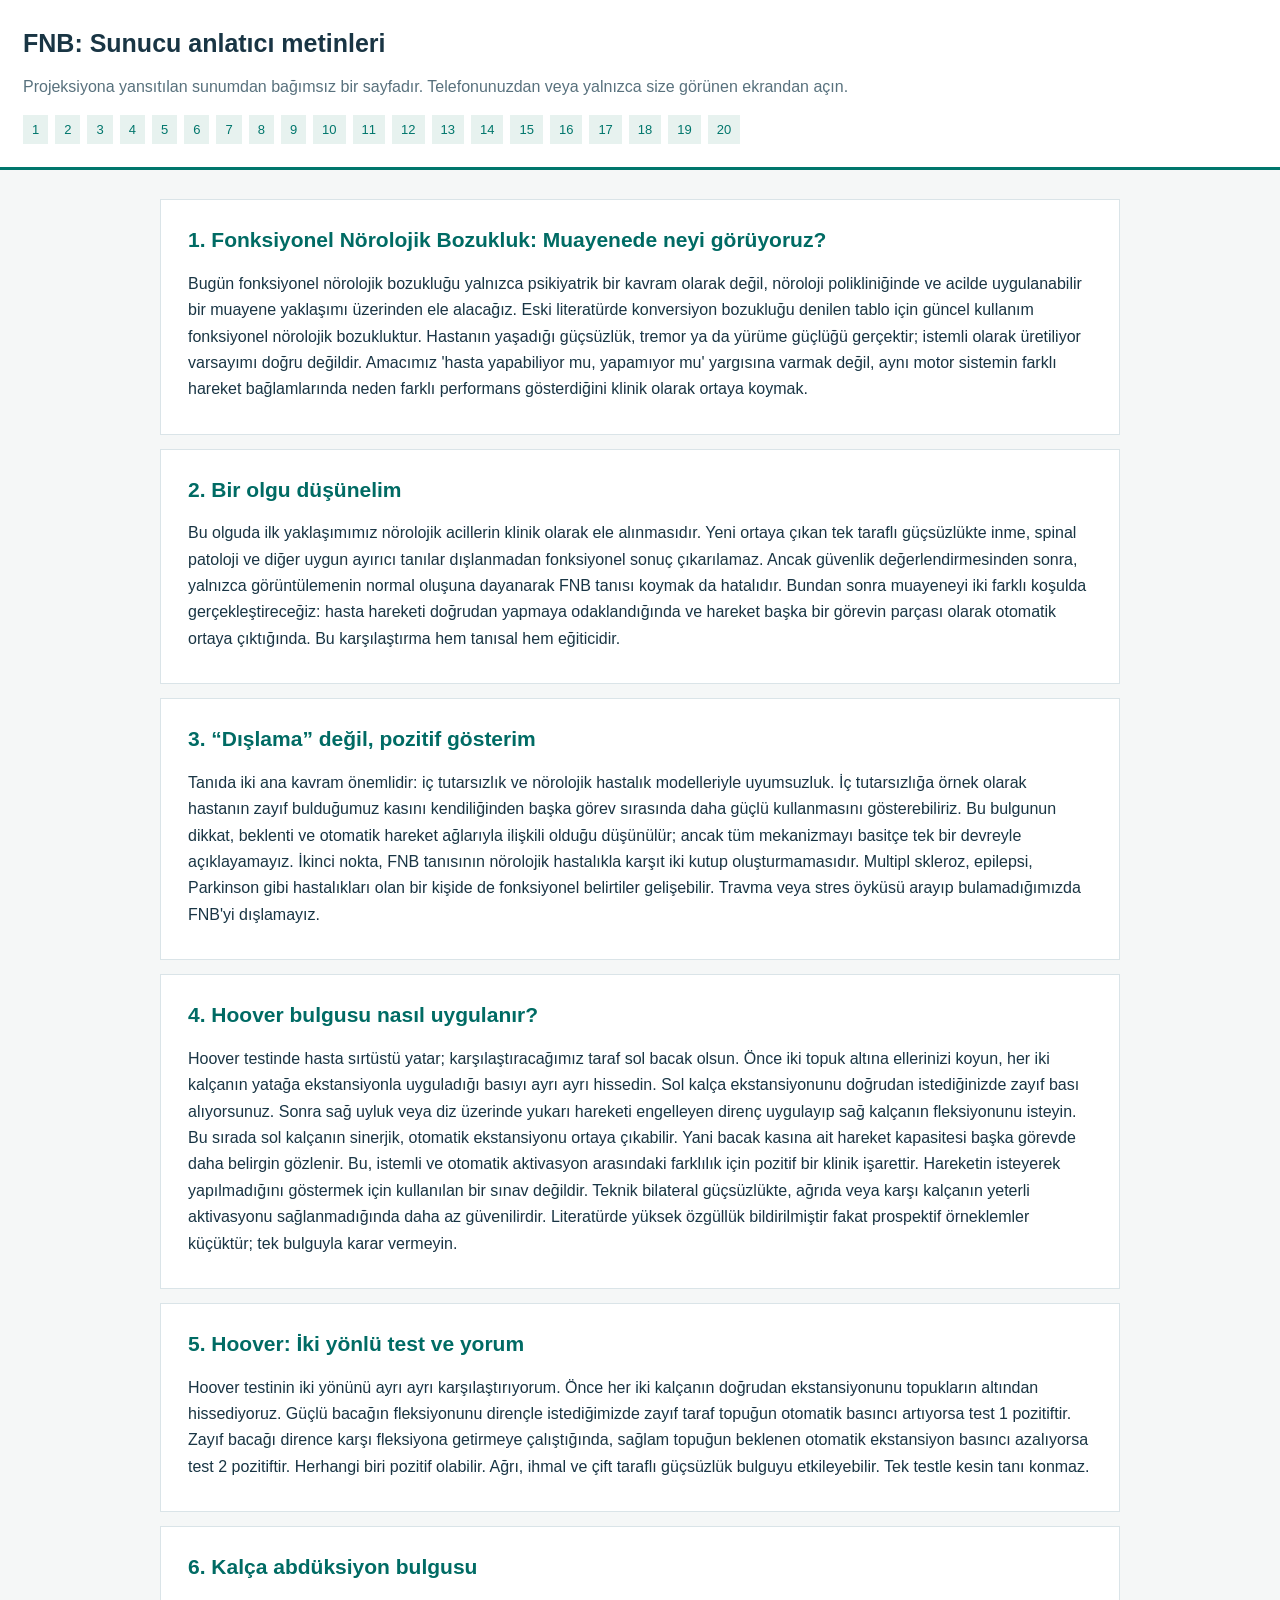
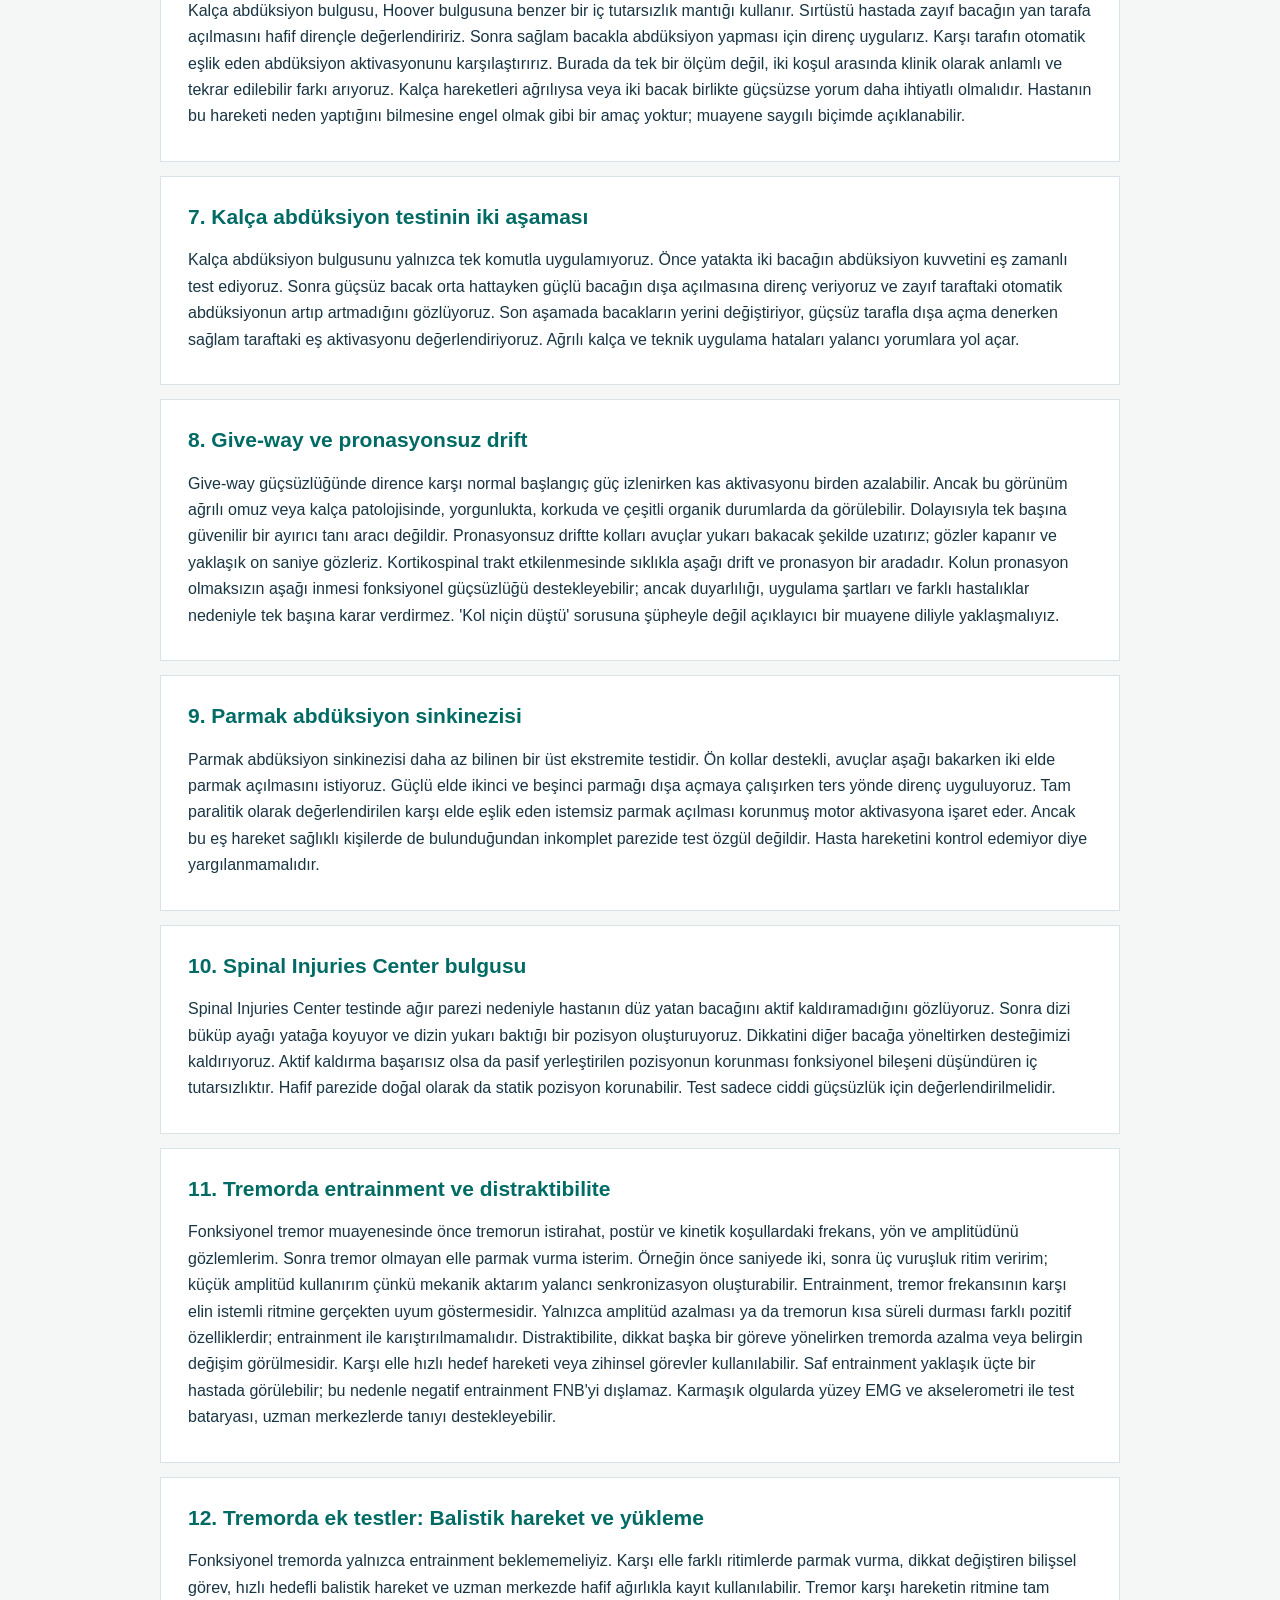
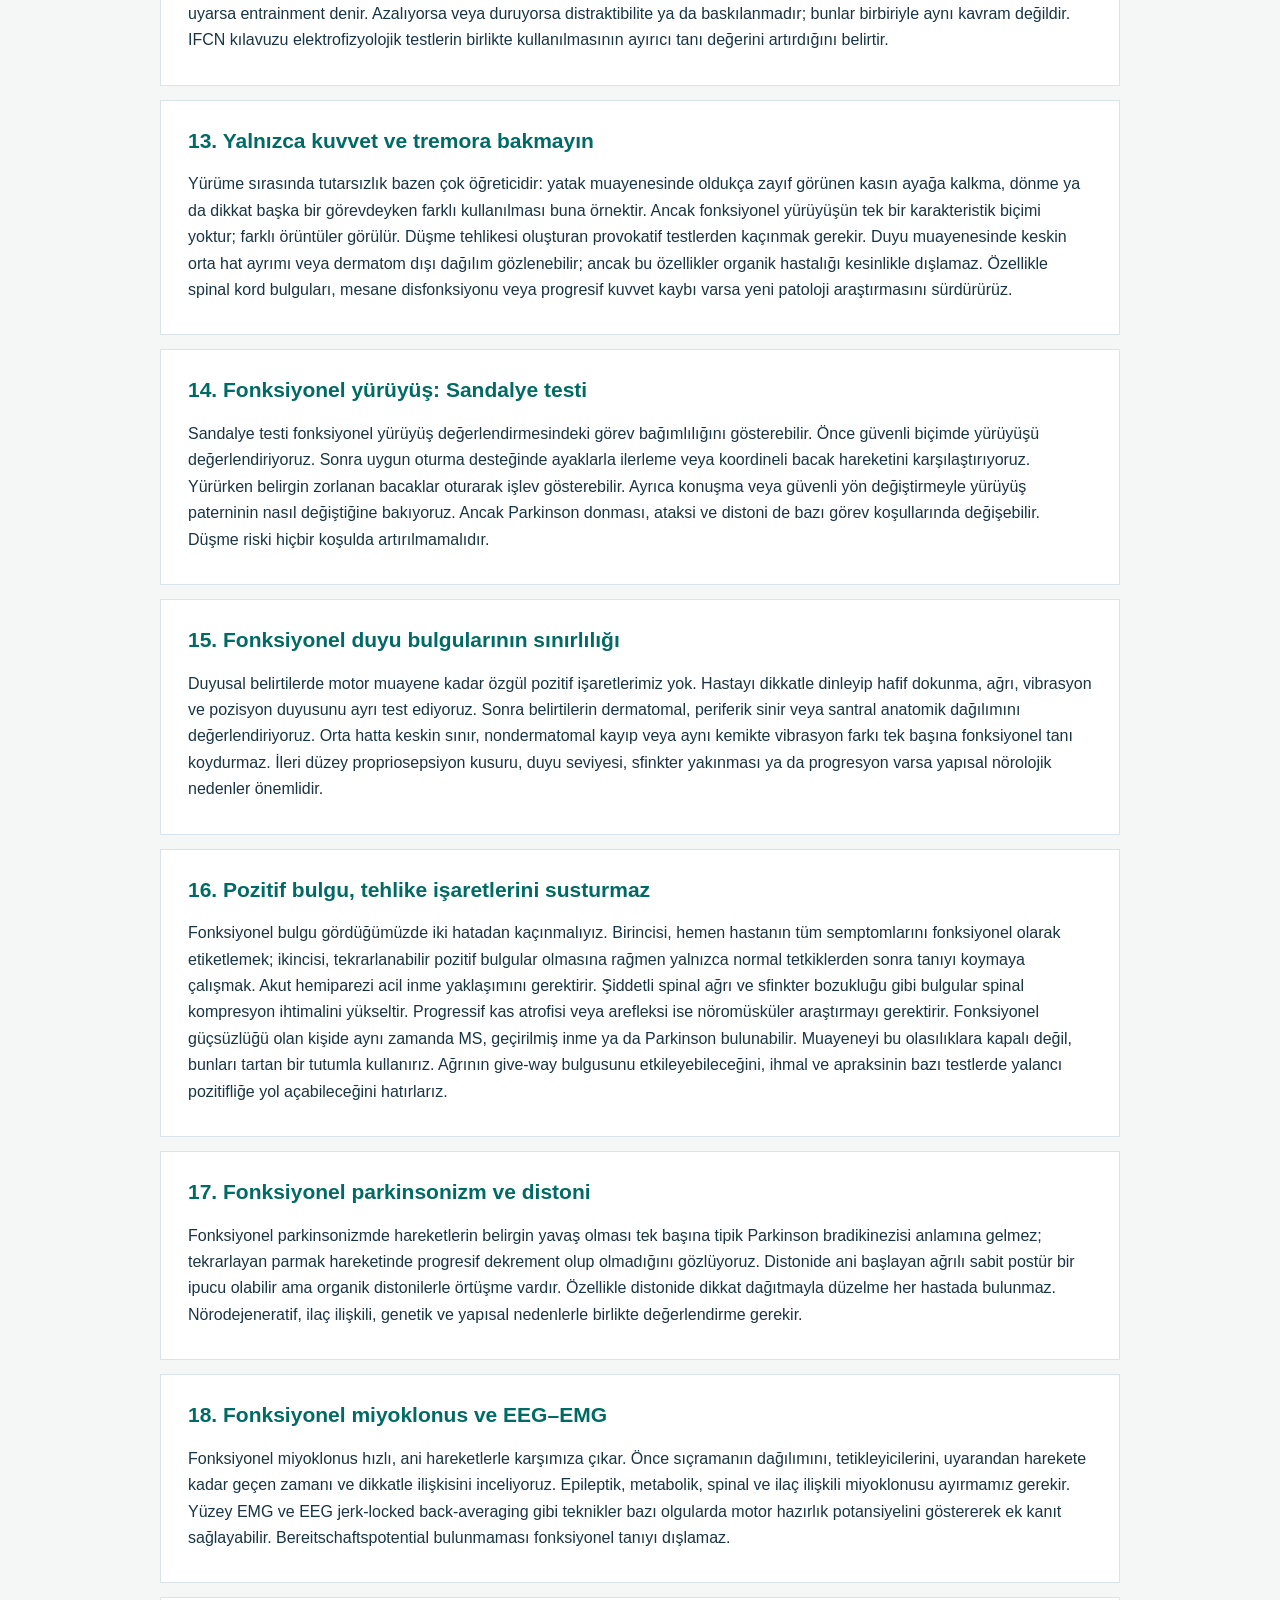
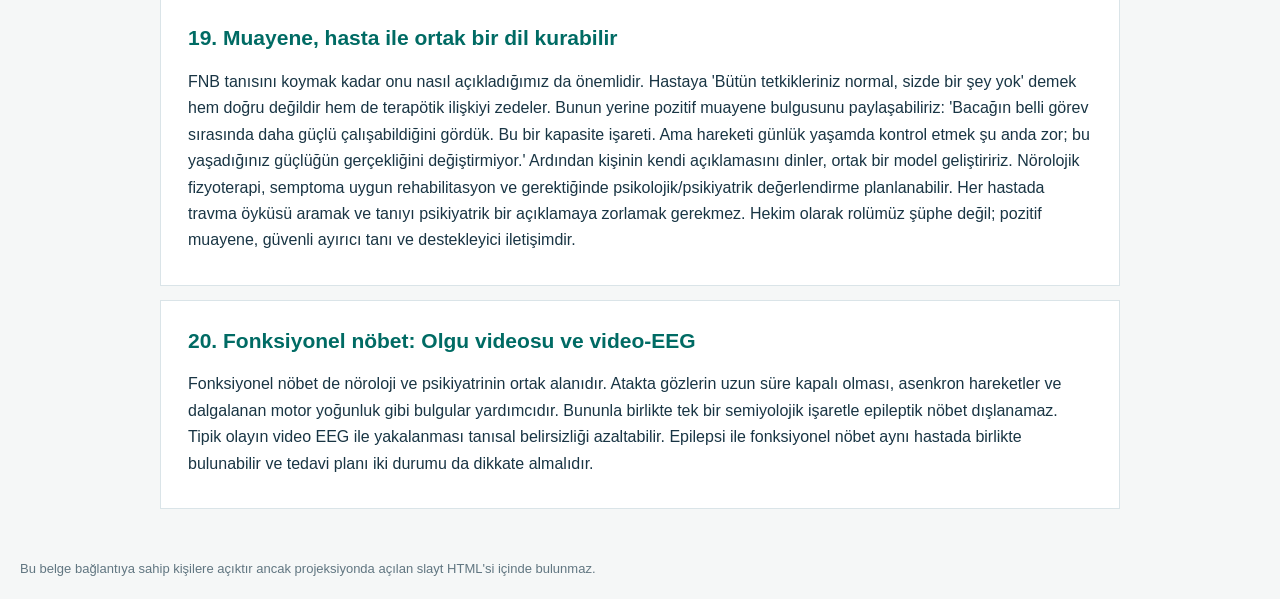
<file: fonksiyonel-norolojik-bozukluk-anlatici.html>
<!doctype html><html lang="tr"><head><meta charset="utf-8"><meta name="viewport" content="width=device-width,initial-scale=1"><title>FNB | Anlatıcı notları</title><style>body{margin:0;background:#f5f7f7;color:#193544;font:16px/1.65 Arial,sans-serif}header{padding:23px;background:#fff;border-bottom:3px solid #00766c}header h1{margin:0 0 10px;font-size:25px}header p{margin:0;color:#58717d}nav{display:flex;gap:7px;flex-wrap:wrap;margin-top:14px}nav a{font-size:13px;padding:4px 9px;color:#00766c;background:#e7f2ef;text-decoration:none}main{max-width:960px;margin:auto;padding:15px}article{background:#fff;border:1px solid #dae4e8;padding:23px 27px;margin:14px 0}article h2{font-size:21px;margin:0 0 13px;color:#006b64}article p{margin:0 0 8px}footer{color:#617681;font-size:13px;padding:20px}@media print{article{break-inside:avoid}}</style></head><body><header><h1>FNB: Sunucu anlatıcı metinleri</h1><p>Projeksiyona yansıtılan sunumdan bağımsız bir sayfadır. Telefonunuzdan veya yalnızca size görünen ekrandan açın.</p><nav><a href="#n1">1</a><a href="#n2">2</a><a href="#n3">3</a><a href="#n4">4</a><a href="#n5">5</a><a href="#n6">6</a><a href="#n7">7</a><a href="#n8">8</a><a href="#n9">9</a><a href="#n10">10</a><a href="#n11">11</a><a href="#n12">12</a><a href="#n13">13</a><a href="#n14">14</a><a href="#n15">15</a><a href="#n16">16</a><a href="#n17">17</a><a href="#n18">18</a><a href="#n19">19</a><a href="#n20">20</a></nav></header><main><article id="n1"><h2>1. Fonksiyonel Nörolojik Bozukluk:  Muayenede neyi görüyoruz?</h2><p>Bugün fonksiyonel nörolojik bozukluğu yalnızca psikiyatrik bir kavram olarak değil, nöroloji polikliniğinde ve acilde uygulanabilir bir muayene yaklaşımı üzerinden ele alacağız. Eski literatürde konversiyon bozukluğu denilen tablo için güncel kullanım fonksiyonel nörolojik bozukluktur. Hastanın yaşadığı güçsüzlük, tremor ya da yürüme güçlüğü gerçektir; istemli olarak üretiliyor varsayımı doğru değildir. Amacımız 'hasta yapabiliyor mu, yapamıyor mu' yargısına varmak değil, aynı motor sistemin farklı hareket bağlamlarında neden farklı performans gösterdiğini klinik olarak ortaya koymak.</p></article><article id="n2"><h2>2. Bir olgu düşünelim</h2><p>Bu olguda ilk yaklaşımımız nörolojik acillerin klinik olarak ele alınmasıdır. Yeni ortaya çıkan tek taraflı güçsüzlükte inme, spinal patoloji ve diğer uygun ayırıcı tanılar dışlanmadan fonksiyonel sonuç çıkarılamaz. Ancak güvenlik değerlendirmesinden sonra, yalnızca görüntülemenin normal oluşuna dayanarak FNB tanısı koymak da hatalıdır. Bundan sonra muayeneyi iki farklı koşulda gerçekleştireceğiz: hasta hareketi doğrudan yapmaya odaklandığında ve hareket başka bir görevin parçası olarak otomatik ortaya çıktığında. Bu karşılaştırma hem tanısal hem eğiticidir.</p></article><article id="n3"><h2>3. “Dışlama” değil,  pozitif gösterim</h2><p>Tanıda iki ana kavram önemlidir: iç tutarsızlık ve nörolojik hastalık modelleriyle uyumsuzluk. İç tutarsızlığa örnek olarak hastanın zayıf bulduğumuz kasını kendiliğinden başka görev sırasında daha güçlü kullanmasını gösterebiliriz. Bu bulgunun dikkat, beklenti ve otomatik hareket ağlarıyla ilişkili olduğu düşünülür; ancak tüm mekanizmayı basitçe tek bir devreyle açıklayamayız. İkinci nokta, FNB tanısının nörolojik hastalıkla karşıt iki kutup oluşturmamasıdır. Multipl skleroz, epilepsi, Parkinson gibi hastalıkları olan bir kişide de fonksiyonel belirtiler gelişebilir. Travma veya stres öyküsü arayıp bulamadığımızda FNB'yi dışlamayız.</p></article><article id="n4"><h2>4. Hoover bulgusu  nasıl uygulanır?</h2><p>Hoover testinde hasta sırtüstü yatar; karşılaştıracağımız taraf sol bacak olsun. Önce iki topuk altına ellerinizi koyun, her iki kalçanın yatağa ekstansiyonla uyguladığı basıyı ayrı ayrı hissedin. Sol kalça ekstansiyonunu doğrudan istediğinizde zayıf bası alıyorsunuz. Sonra sağ uyluk veya diz üzerinde yukarı hareketi engelleyen direnç uygulayıp sağ kalçanın fleksiyonunu isteyin. Bu sırada sol kalçanın sinerjik, otomatik ekstansiyonu ortaya çıkabilir. Yani bacak kasına ait hareket kapasitesi başka görevde daha belirgin gözlenir. Bu, istemli ve otomatik aktivasyon arasındaki farklılık için pozitif bir klinik işarettir. Hareketin isteyerek yapılmadığını göstermek için kullanılan bir sınav değildir. Teknik bilateral güçsüzlükte, ağrıda veya karşı kalçanın yeterli aktivasyonu sağlanmadığında daha az güvenilirdir. Literatürde yüksek özgüllük bildirilmiştir fakat prospektif örneklemler küçüktür; tek bulguyla karar vermeyin.</p></article><article id="n5"><h2>5. Hoover: İki yönlü test ve yorum</h2><p>Hoover testinin iki yönünü ayrı ayrı karşılaştırıyorum. Önce her iki kalçanın doğrudan ekstansiyonunu topukların altından hissediyoruz. Güçlü bacağın fleksiyonunu dirençle istediğimizde zayıf taraf topuğun otomatik basıncı artıyorsa test 1 pozitiftir. Zayıf bacağı dirence karşı fleksiyona getirmeye çalıştığında, sağlam topuğun beklenen otomatik ekstansiyon basıncı azalıyorsa test 2 pozitiftir. Herhangi biri pozitif olabilir. Ağrı, ihmal ve çift taraflı güçsüzlük bulguyu etkileyebilir. Tek testle kesin tanı konmaz.</p></article><article id="n6"><h2>6. Kalça abdüksiyon bulgusu</h2><p>Kalça abdüksiyon bulgusu, Hoover bulgusuna benzer bir iç tutarsızlık mantığı kullanır. Sırtüstü hastada zayıf bacağın yan tarafa açılmasını hafif dirençle değerlendiririz. Sonra sağlam bacakla abdüksiyon yapması için direnç uygularız. Karşı tarafın otomatik eşlik eden abdüksiyon aktivasyonunu karşılaştırırız. Burada da tek bir ölçüm değil, iki koşul arasında klinik olarak anlamlı ve tekrar edilebilir farkı arıyoruz. Kalça hareketleri ağrılıysa veya iki bacak birlikte güçsüzse yorum daha ihtiyatlı olmalıdır. Hastanın bu hareketi neden yaptığını bilmesine engel olmak gibi bir amaç yoktur; muayene saygılı biçimde açıklanabilir.</p></article><article id="n7"><h2>7. Kalça abdüksiyon testinin iki aşaması</h2><p>Kalça abdüksiyon bulgusunu yalnızca tek komutla uygulamıyoruz. Önce yatakta iki bacağın abdüksiyon kuvvetini eş zamanlı test ediyoruz. Sonra güçsüz bacak orta hattayken güçlü bacağın dışa açılmasına direnç veriyoruz ve zayıf taraftaki otomatik abdüksiyonun artıp artmadığını gözlüyoruz. Son aşamada bacakların yerini değiştiriyor, güçsüz tarafla dışa açma denerken sağlam taraftaki eş aktivasyonu değerlendiriyoruz. Ağrılı kalça ve teknik uygulama hataları yalancı yorumlara yol açar.</p></article><article id="n8"><h2>8. Give-way ve pronasyonsuz drift</h2><p>Give-way güçsüzlüğünde dirence karşı normal başlangıç güç izlenirken kas aktivasyonu birden azalabilir. Ancak bu görünüm ağrılı omuz veya kalça patolojisinde, yorgunlukta, korkuda ve çeşitli organik durumlarda da görülebilir. Dolayısıyla tek başına güvenilir bir ayırıcı tanı aracı değildir. Pronasyonsuz driftte kolları avuçlar yukarı bakacak şekilde uzatırız; gözler kapanır ve yaklaşık on saniye gözleriz. Kortikospinal trakt etkilenmesinde sıklıkla aşağı drift ve pronasyon bir aradadır. Kolun pronasyon olmaksızın aşağı inmesi fonksiyonel güçsüzlüğü destekleyebilir; ancak duyarlılığı, uygulama şartları ve farklı hastalıklar nedeniyle tek başına karar verdirmez. 'Kol niçin düştü' sorusuna şüpheyle değil açıklayıcı bir muayene diliyle yaklaşmalıyız.</p></article><article id="n9"><h2>9. Parmak abdüksiyon sinkinezisi</h2><p>Parmak abdüksiyon sinkinezisi daha az bilinen bir üst ekstremite testidir. Ön kollar destekli, avuçlar aşağı bakarken iki elde parmak açılmasını istiyoruz. Güçlü elde ikinci ve beşinci parmağı dışa açmaya çalışırken ters yönde direnç uyguluyoruz. Tam paralitik olarak değerlendirilen karşı elde eşlik eden istemsiz parmak açılması korunmuş motor aktivasyona işaret eder. Ancak bu eş hareket sağlıklı kişilerde de bulunduğundan inkomplet parezide test özgül değildir. Hasta hareketini kontrol edemiyor diye yargılanmamalıdır.</p></article><article id="n10"><h2>10. Spinal Injuries Center bulgusu</h2><p>Spinal Injuries Center testinde ağır parezi nedeniyle hastanın düz yatan bacağını aktif kaldıramadığını gözlüyoruz. Sonra dizi büküp ayağı yatağa koyuyor ve dizin yukarı baktığı bir pozisyon oluşturuyoruz. Dikkatini diğer bacağa yöneltirken desteğimizi kaldırıyoruz. Aktif kaldırma başarısız olsa da pasif yerleştirilen pozisyonun korunması fonksiyonel bileşeni düşündüren iç tutarsızlıktır. Hafif parezide doğal olarak da statik pozisyon korunabilir. Test sadece ciddi güçsüzlük için değerlendirilmelidir.</p></article><article id="n11"><h2>11. Tremorda entrainment ve distraktibilite</h2><p>Fonksiyonel tremor muayenesinde önce tremorun istirahat, postür ve kinetik koşullardaki frekans, yön ve amplitüdünü gözlemlerim. Sonra tremor olmayan elle parmak vurma isterim. Örneğin önce saniyede iki, sonra üç vuruşluk ritim veririm; küçük amplitüd kullanırım çünkü mekanik aktarım yalancı senkronizasyon oluşturabilir. Entrainment, tremor frekansının karşı elin istemli ritmine gerçekten uyum göstermesidir. Yalnızca amplitüd azalması ya da tremorun kısa süreli durması farklı pozitif özelliklerdir; entrainment ile karıştırılmamalıdır. Distraktibilite, dikkat başka bir göreve yönelirken tremorda azalma veya belirgin değişim görülmesidir. Karşı elle hızlı hedef hareketi veya zihinsel görevler kullanılabilir. Saf entrainment yaklaşık üçte bir hastada görülebilir; bu nedenle negatif entrainment FNB'yi dışlamaz. Karmaşık olgularda yüzey EMG ve akselerometri ile test bataryası, uzman merkezlerde tanıyı destekleyebilir.</p></article><article id="n12"><h2>12. Tremorda ek testler: Balistik hareket ve yükleme</h2><p>Fonksiyonel tremorda yalnızca entrainment beklememeliyiz. Karşı elle farklı ritimlerde parmak vurma, dikkat değiştiren bilişsel görev, hızlı hedefli balistik hareket ve uzman merkezde hafif ağırlıkla kayıt kullanılabilir. Tremor karşı hareketin ritmine tam uyarsa entrainment denir. Azalıyorsa veya duruyorsa distraktibilite ya da baskılanmadır; bunlar birbiriyle aynı kavram değildir. IFCN kılavuzu elektrofizyolojik testlerin birlikte kullanılmasının ayırıcı tanı değerini artırdığını belirtir.</p></article><article id="n13"><h2>13. Yalnızca kuvvet ve tremora bakmayın</h2><p>Yürüme sırasında tutarsızlık bazen çok öğreticidir: yatak muayenesinde oldukça zayıf görünen kasın ayağa kalkma, dönme ya da dikkat başka bir görevdeyken farklı kullanılması buna örnektir. Ancak fonksiyonel yürüyüşün tek bir karakteristik biçimi yoktur; farklı örüntüler görülür. Düşme tehlikesi oluşturan provokatif testlerden kaçınmak gerekir. Duyu muayenesinde keskin orta hat ayrımı veya dermatom dışı dağılım gözlenebilir; ancak bu özellikler organik hastalığı kesinlikle dışlamaz. Özellikle spinal kord bulguları, mesane disfonksiyonu veya progresif kuvvet kaybı varsa yeni patoloji araştırmasını sürdürürüz.</p></article><article id="n14"><h2>14. Fonksiyonel yürüyüş: Sandalye testi</h2><p>Sandalye testi fonksiyonel yürüyüş değerlendirmesindeki görev bağımlılığını gösterebilir. Önce güvenli biçimde yürüyüşü değerlendiriyoruz. Sonra uygun oturma desteğinde ayaklarla ilerleme veya koordineli bacak hareketini karşılaştırıyoruz. Yürürken belirgin zorlanan bacaklar oturarak işlev gösterebilir. Ayrıca konuşma veya güvenli yön değiştirmeyle yürüyüş paterninin nasıl değiştiğine bakıyoruz. Ancak Parkinson donması, ataksi ve distoni de bazı görev koşullarında değişebilir. Düşme riski hiçbir koşulda artırılmamalıdır.</p></article><article id="n15"><h2>15. Fonksiyonel duyu bulgularının sınırlılığı</h2><p>Duyusal belirtilerde motor muayene kadar özgül pozitif işaretlerimiz yok. Hastayı dikkatle dinleyip hafif dokunma, ağrı, vibrasyon ve pozisyon duyusunu ayrı test ediyoruz. Sonra belirtilerin dermatomal, periferik sinir veya santral anatomik dağılımını değerlendiriyoruz. Orta hatta keskin sınır, nondermatomal kayıp veya aynı kemikte vibrasyon farkı tek başına fonksiyonel tanı koydurmaz. İleri düzey propriosepsiyon kusuru, duyu seviyesi, sfinkter yakınması ya da progresyon varsa yapısal nörolojik nedenler önemlidir.</p></article><article id="n16"><h2>16. Pozitif bulgu, tehlike işaretlerini susturmaz</h2><p>Fonksiyonel bulgu gördüğümüzde iki hatadan kaçınmalıyız. Birincisi, hemen hastanın tüm semptomlarını fonksiyonel olarak etiketlemek; ikincisi, tekrarlanabilir pozitif bulgular olmasına rağmen yalnızca normal tetkiklerden sonra tanıyı koymaya çalışmak. Akut hemiparezi acil inme yaklaşımını gerektirir. Şiddetli spinal ağrı ve sfinkter bozukluğu gibi bulgular spinal kompresyon ihtimalini yükseltir. Progressif kas atrofisi veya arefleksi ise nöromüsküler araştırmayı gerektirir. Fonksiyonel güçsüzlüğü olan kişide aynı zamanda MS, geçirilmiş inme ya da Parkinson bulunabilir. Muayeneyi bu olasılıklara kapalı değil, bunları tartan bir tutumla kullanırız. Ağrının give-way bulgusunu etkileyebileceğini, ihmal ve apraksinin bazı testlerde yalancı pozitifliğe yol açabileceğini hatırlarız.</p></article><article id="n17"><h2>17. Fonksiyonel parkinsonizm ve distoni</h2><p>Fonksiyonel parkinsonizmde hareketlerin belirgin yavaş olması tek başına tipik Parkinson bradikinezisi anlamına gelmez; tekrarlayan parmak hareketinde progresif dekrement olup olmadığını gözlüyoruz. Distonide ani başlayan ağrılı sabit postür bir ipucu olabilir ama organik distonilerle örtüşme vardır. Özellikle distonide dikkat dağıtmayla düzelme her hastada bulunmaz. Nörodejeneratif, ilaç ilişkili, genetik ve yapısal nedenlerle birlikte değerlendirme gerekir.</p></article><article id="n18"><h2>18. Fonksiyonel miyoklonus ve EEG–EMG</h2><p>Fonksiyonel miyoklonus hızlı, ani hareketlerle karşımıza çıkar. Önce sıçramanın dağılımını, tetikleyicilerini, uyarandan harekete kadar geçen zamanı ve dikkatle ilişkisini inceliyoruz. Epileptik, metabolik, spinal ve ilaç ilişkili miyoklonusu ayırmamız gerekir. Yüzey EMG ve EEG jerk-locked back-averaging gibi teknikler bazı olgularda motor hazırlık potansiyelini göstererek ek kanıt sağlayabilir. Bereitschaftspotential bulunmaması fonksiyonel tanıyı dışlamaz.</p></article><article id="n19"><h2>19. Muayene, hasta ile ortak bir dil kurabilir</h2><p>FNB tanısını koymak kadar onu nasıl açıkladığımız da önemlidir. Hastaya 'Bütün tetkikleriniz normal, sizde bir şey yok' demek hem doğru değildir hem de terapötik ilişkiyi zedeler. Bunun yerine pozitif muayene bulgusunu paylaşabiliriz: 'Bacağın belli görev sırasında daha güçlü çalışabildiğini gördük. Bu bir kapasite işareti. Ama hareketi günlük yaşamda kontrol etmek şu anda zor; bu yaşadığınız güçlüğün gerçekliğini değiştirmiyor.' Ardından kişinin kendi açıklamasını dinler, ortak bir model geliştiririz. Nörolojik fizyoterapi, semptoma uygun rehabilitasyon ve gerektiğinde psikolojik/psikiyatrik değerlendirme planlanabilir. Her hastada travma öyküsü aramak ve tanıyı psikiyatrik bir açıklamaya zorlamak gerekmez. Hekim olarak rolümüz şüphe değil; pozitif muayene, güvenli ayırıcı tanı ve destekleyici iletişimdir.</p></article><article id="n20"><h2>20. Fonksiyonel nöbet: Olgu videosu ve video-EEG</h2><p>Fonksiyonel nöbet de nöroloji ve psikiyatrinin ortak alanıdır. Atakta gözlerin uzun süre kapalı olması, asenkron hareketler ve dalgalanan motor yoğunluk gibi bulgular yardımcıdır. Bununla birlikte tek bir semiyolojik işaretle epileptik nöbet dışlanamaz. Tipik olayın video EEG ile yakalanması tanısal belirsizliği azaltabilir. Epilepsi ile fonksiyonel nöbet aynı hastada birlikte bulunabilir ve tedavi planı iki durumu da dikkate almalıdır.</p></article></main><footer>Bu belge bağlantıya sahip kişilere açıktır ancak projeksiyonda açılan slayt HTML'si içinde bulunmaz.</footer></body></html>
</file>
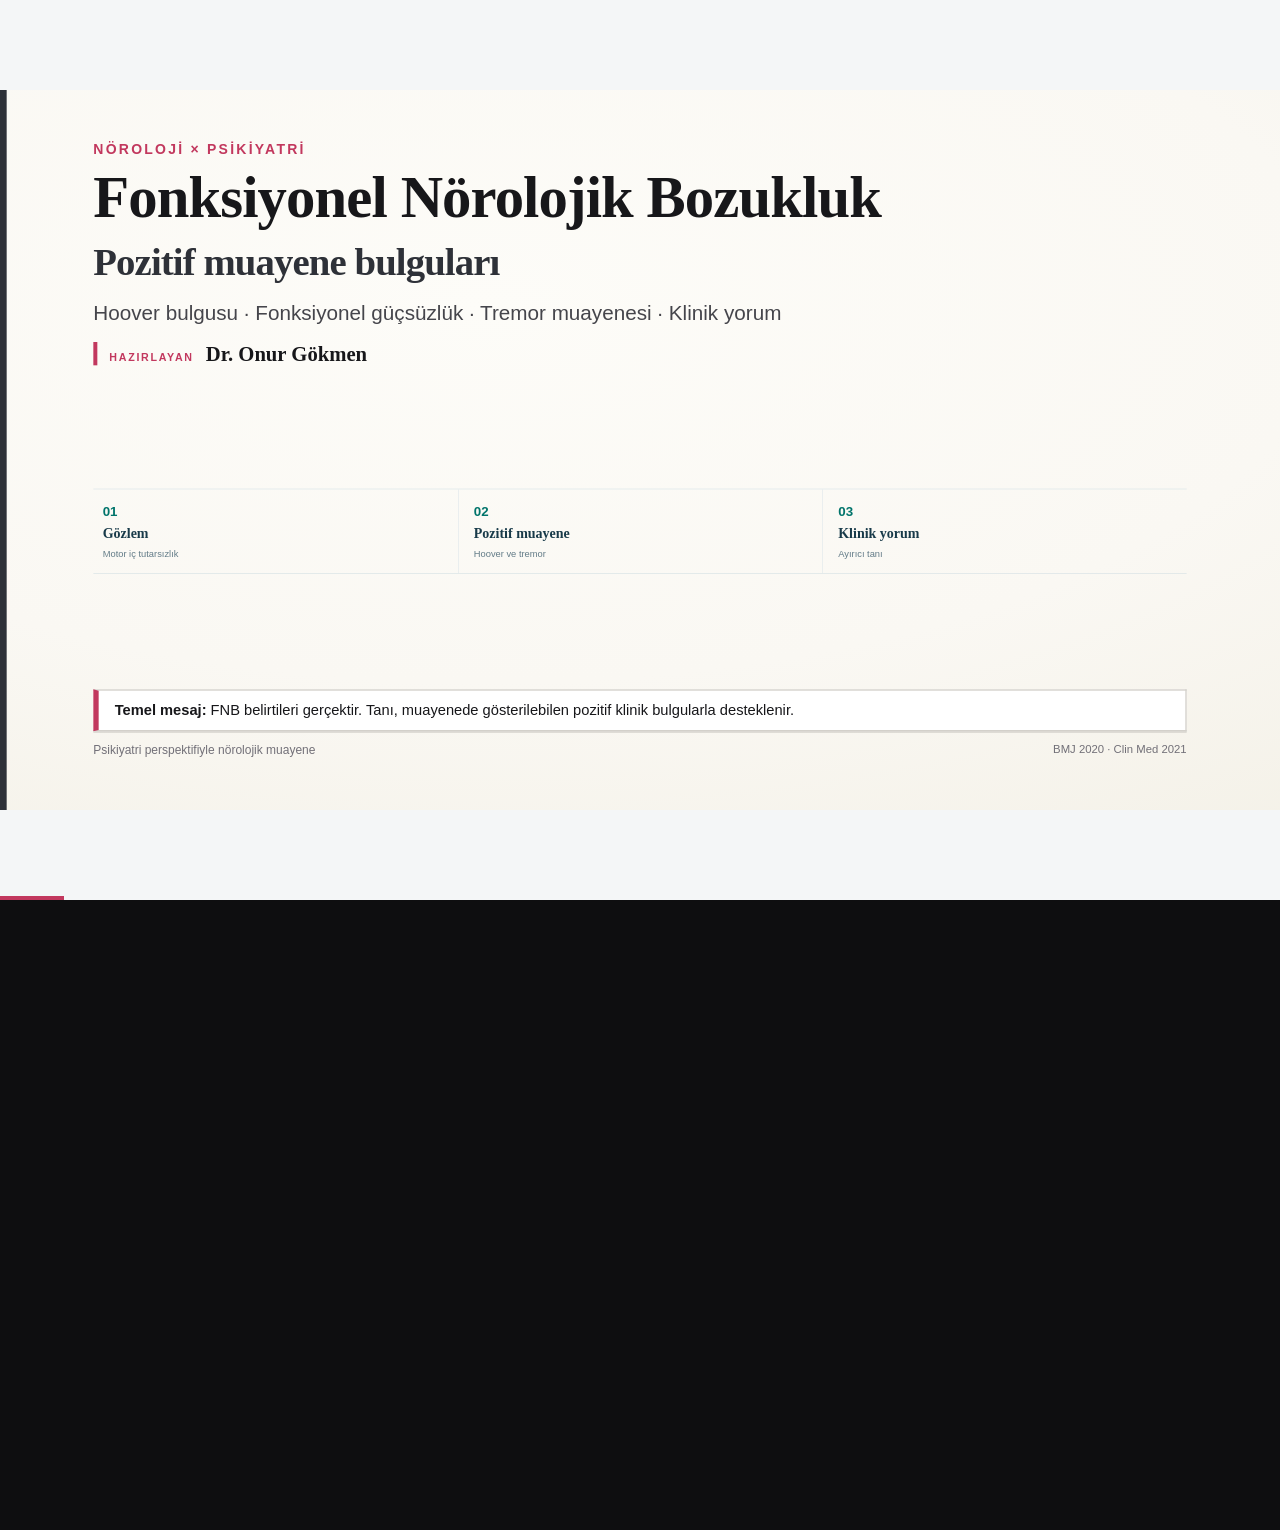
<file: fonksiyonel-norolojik-bozukluk-muayene.html>
<!doctype html>
<html lang="tr">
<head>
<meta charset="utf-8">
<meta name="viewport" content="width=device-width,initial-scale=1">
<meta http-equiv="refresh" content="0; url=sunum.html">
<link rel="canonical" href="sunum.html">
<title>Sunuma yönlendiriliyor</title>
</head>
<body>
<p>Sunumun yeni adresine yönlendiriliyorsunuz: <a href="sunum.html">Sunumu aç</a>.</p>
</body>
</html>
</file>
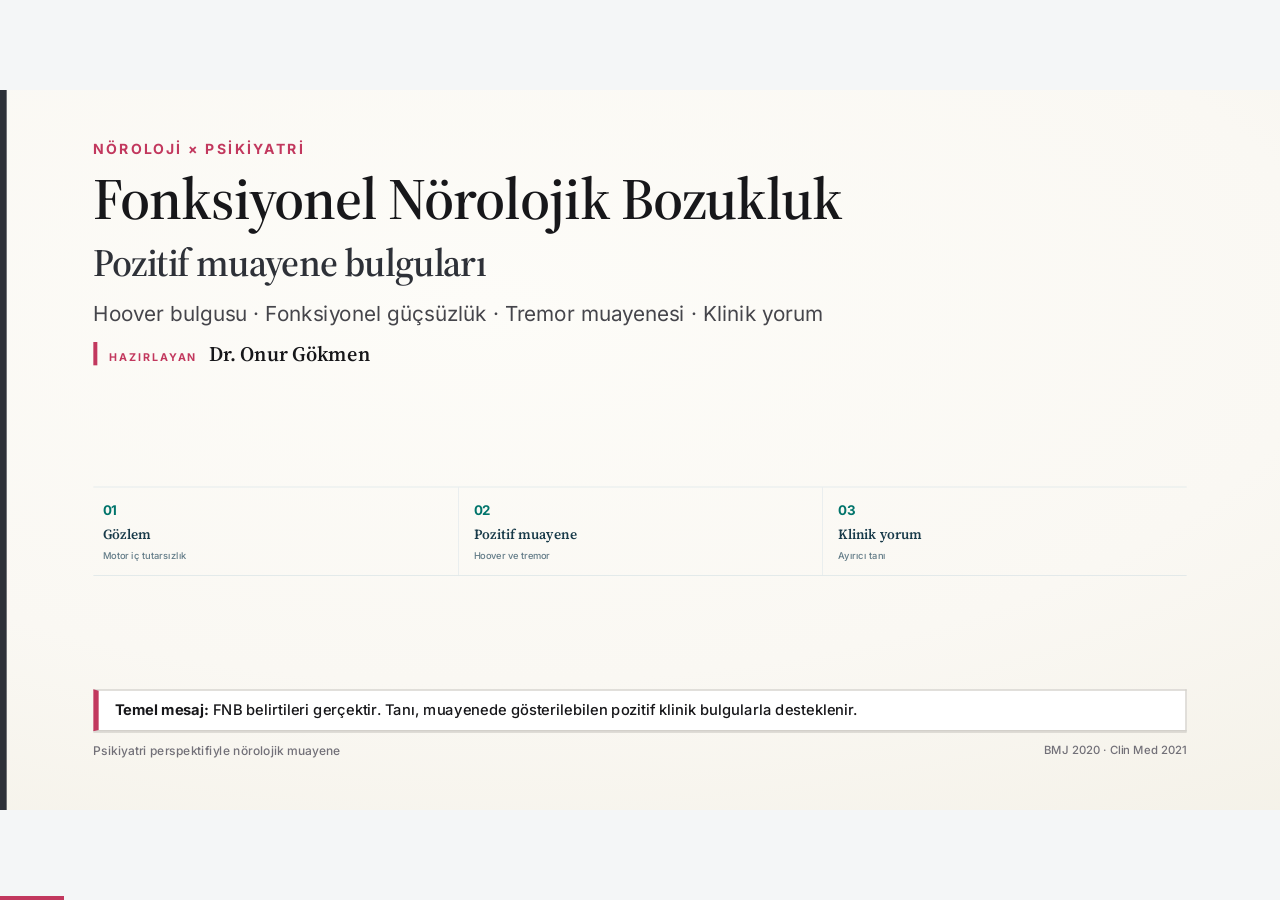
<file: sunum.html>
<!doctype html>
<html lang="tr" data-font="E" data-theme="antrasit">
<head>
<meta charset="utf-8">
<meta name="viewport" content="width=device-width,initial-scale=1">
<meta name="theme-color" content="#ffffff">
<meta name="author" content="Dr. Onur Gökmen">
<meta name="description" content="Fonksiyonel nörolojik bozuklukta pozitif muayene bulguları ve uygulamalı klinik değerlendirme sunumu. Hazırlayan: Dr. Onur Gökmen.">
<meta property="og:type" content="website">
<meta property="og:title" content="Fonksiyonel Nörolojik Bozukluk Sunumu">
<meta property="og:description" content="Pozitif muayene bulguları ve uygulamalı klinik değerlendirme — Dr. Onur Gökmen">
<meta property="og:url" content="https://onrgokmn.github.io/fonksiyonel-norolojik-bozukluk-sunumu/sunum.html">
<meta name="twitter:card" content="summary">
<meta name="twitter:title" content="Fonksiyonel Nörolojik Bozukluk Sunumu">
<meta name="twitter:description" content="Pozitif muayene bulguları ve uygulamalı klinik değerlendirme — Dr. Onur Gökmen">
<link rel="icon" href="data:,">
<title>Fonksiyonel Nörolojik Bozukluk | Pozitif Muayene Bulguları</title>
<link rel="stylesheet" href="fnb-index-template.css?v=20261024-3">
<style>
:root{--bg:#071222;--panel:#11233a;--panel2:#172e49;--line:#344b65;--text:#f1f6ff;--muted:#bad0e2;--a:#55d6c1;--b:#ffcd79;--c:#a7bdff;--red:#ff9d9d;--shadow:0 26px 90px #02060f80}
*{box-sizing:border-box}html{scroll-behavior:smooth}body{margin:0;background:radial-gradient(ellipse at 87% 0%,#163553 0%,#071222 58%);color:var(--text);font-family:Inter,ui-sans-serif,system-ui,-apple-system,"Segoe UI",Arial,sans-serif;font-size:18px}button,a{font:inherit}button{cursor:pointer}a{color:#8aefe2}.shell{min-height:100vh;max-width:1600px;margin:auto;padding:25px 30px 22px;display:flex;flex-direction:column;gap:15px}.toolbar{display:flex;align-items:center;justify-content:space-between;gap:16px}.identity{display:flex;align-items:center;gap:14px;min-width:0}.logo{width:44px;height:44px;display:grid;place-items:center;background:#18465a;border:1px solid #5cc8c4;border-radius:14px;color:#b7fff0;font-size:24px}.eyebrow{color:#9fc5d4;font-weight:750;letter-spacing:.16em;font-size:11px;text-transform:uppercase}.brand{font-size:14px;font-weight:750;margin-top:2px}.topright{display:flex;align-items:center;gap:9px}.chip{border:1px solid var(--line);border-radius:999px;background:#132840;color:#cfe1ef;padding:7px 11px;font-size:13px}.toolbtn{background:#142a42;color:#dff4ff;border:1px solid #45617d;border-radius:12px;padding:10px 13px;font-size:13px;font-weight:650}.toolbtn:hover,.navbtn:hover{background:#24506d}.progress{height:4px;background:#213a51;border-radius:20px;overflow:hidden}.progress>div{height:100%;width:10%;background:linear-gradient(90deg,#37b9bf,#67e9b9);transition:width .2s}.stage{position:relative;flex:1;min-height:620px;background:linear-gradient(145deg,#0e1e32,#0a1b31 55%,#13283d);border:1px solid #30506d;border-radius:26px;box-shadow:var(--shadow);overflow:hidden}.stage:before{content:"";position:absolute;right:-85px;top:-165px;width:390px;height:390px;border-radius:50%;background:#2c8c9718;pointer-events:none}.slide{display:none;min-height:620px;padding:44px 56px 36px;position:relative}.slide.active{display:flex;flex-direction:column;animation:appear .25s ease}@keyframes appear{from{opacity:.3;transform:translateY(10px)}to{opacity:1;transform:none}}.kicker{font-size:13px;text-transform:uppercase;letter-spacing:.14em;font-weight:800;color:var(--a);margin-bottom:12px}.heading{font-size:clamp(29px,3.7vw,55px);line-height:1.09;letter-spacing:-.036em;font-weight:850;margin:0 0 16px;max-width:1150px}.lead{color:#d2e4f1;font-size:clamp(17px,1.65vw,23px);line-height:1.48;margin:0 0 23px;max-width:1050px}.content{flex:1;display:flex;flex-direction:column;gap:16px}.cols{display:grid;grid-template-columns:1fr 1fr;gap:17px}.cols.wide{grid-template-columns:1.18fr .82fr}.cols.three{grid-template-columns:repeat(3,1fr)}.box{padding:18px 20px;border:1px solid #35546d;background:#152c45b8;border-radius:18px;min-width:0}.box.mint{border-color:#347e7b;background:#153f4b80}.box.gold{border-color:#81643b;background:#49382347}.box.red{border-color:#80555e;background:#4a293c56}.boxtitle{font-size:15px;text-transform:uppercase;letter-spacing:.08em;font-weight:800;color:var(--a);margin:0 0 11px}.box.gold .boxtitle{color:var(--b)}.box.red .boxtitle{color:var(--red)}.big{font-size:25px;line-height:1.4;letter-spacing:-.014em;font-weight:720}.soft{color:var(--muted);line-height:1.5}.small{font-size:14px;line-height:1.46;color:#c1d7e7}.list{margin:0;padding-left:23px;display:grid;gap:9px;line-height:1.42;color:#e2eff9}.list li::marker{color:var(--a)}.label{font-size:12px;letter-spacing:.08em;text-transform:uppercase;color:#a8c5d9;font-weight:800}.meta{display:flex;align-items:center;justify-content:space-between;margin-top:auto;padding-top:16px;color:#b3cbe0;font-size:13px;gap:15px}.meta strong{color:#a9f4e5}.pageNo{font-weight:800;white-space:nowrap}.ref{font-size:12px;color:#9bbbd0}.quote{border-left:4px solid var(--a);padding:15px 21px;background:#1840508c;border-radius:0 16px 16px 0;font-size:clamp(18px,2vw,27px);line-height:1.42}.stat{font-weight:850;font-size:34px;color:#9aeee1}.callout{font-size:17px;background:#153c49;border:1px solid #388080;padding:14px 17px;border-radius:13px;line-height:1.42}.steps{display:grid;gap:12px}.step{display:flex;align-items:flex-start;gap:13px;padding:12px;background:#10253a;border:1px solid #324e68;border-radius:13px}.step b:first-child{display:grid;place-items:center;width:31px;height:31px;flex:0 0 31px;border-radius:9px;background:#245a60;color:#affced}.step div{line-height:1.38}.tag{display:inline-block;padding:5px 9px;border-radius:99px;background:#24505d;color:#c9fff0;font-weight:750;font-size:12px;margin:0 8px 7px 0}.footer{display:flex;justify-content:space-between;gap:12px;align-items:center}.nav{display:flex;gap:10px;align-items:center}.navbtn{color:#eafaff;background:#173249;border:1px solid #4b708a;border-radius:13px;padding:11px 20px;font-weight:800}.navbtn.primary{background:#1d736f;border-color:#399e93}.navbtn:disabled{opacity:.38;cursor:not-allowed}.hint{color:#a2bace;font-size:13px}.speaker{display:none;background:#f1f7f7;color:#12293d;border:1px solid #c8d9e0;border-radius:20px;padding:20px 25px;max-height:37vh;overflow:auto}.speaker.open{display:block}.speaker h3{color:#1b605d;margin:0 0 9px;font-size:17px}.speaker p{font-size:16px;line-height:1.59;margin:8px 0}.speaker .noteonly{color:#486276;font-size:14px}.sourcebox{display:none;position:fixed;inset:0;background:#010814bd;z-index:20;align-items:center;justify-content:center;padding:20px}.sourcebox.open{display:flex}.sourcemodal{background:#10253a;border:1px solid #6797a2;border-radius:24px;padding:30px;max-width:760px;width:100%;box-shadow:var(--shadow)}.sourcemodal h2{margin:0 0 17px}.sourcemodal ol{line-height:1.7;padding-left:25px;font-size:16px}.sourcemodal li{margin-bottom:10px}.sourcemodal a{overflow-wrap:anywhere}.close{float:right}.clinical{width:100%;height:auto;max-height:310px}.illustration{background:#0c2239;border:1px solid #37546d;border-radius:17px;padding:10px}.figurelabel{color:#adc6d8;font-size:12px;margin:6px 0 0;text-align:center}.comparison{border-collapse:collapse;width:100%;font-size:16px}.comparison th{text-align:left;color:#9ef4e7;font-size:14px;text-transform:uppercase;letter-spacing:.05em;padding:9px 11px;border-bottom:1px solid #4c687a}.comparison td{vertical-align:top;padding:11px;border-bottom:1px solid #2b4963;line-height:1.35}.comparison td:first-child{font-weight:700;color:#ecf7ff}.sectioncap{color:#8dc7c6;text-transform:uppercase;letter-spacing:.09em;font-size:12px;font-weight:800}.modelBtns{display:flex;gap:7px;flex-wrap:wrap;margin-bottom:12px}.modelBtns button{border:1px solid #50718c;background:#132f49;color:#d4e5f2;border-radius:10px;padding:7px 11px;font-size:13px;font-weight:750}.modelBtns button.on{color:#031822;background:#81ecd5;border-color:#81ecd5}#waves{width:100%;height:170px;display:block;border-radius:11px;background:#081c32;border:1px solid #36536b}.tworow{display:grid;grid-template-columns:auto 1fr;gap:10px 12px}.bad{color:#ffd4cf}.good{color:#a6f8dc}.tiny{font-size:12px;color:#8cafc5}.reveal{color:#a9eedf;font-weight:800}.keyline{border-top:1px solid #36516b;padding-top:10px;margin-top:2px}.titleGraphic{flex:1;min-height:170px;display:flex;align-items:center;justify-content:center;position:relative}.titleGraphic svg{width:min(920px,100%);height:auto}.sr{position:absolute;width:1px;height:1px;overflow:hidden;clip:rect(0,0,0,0)}
@media(max-width:900px){body{font-size:16px}.shell{padding:10px;gap:10px}.toolbar{gap:6px}.brand{font-size:12px}.topright .chip{display:none}.toolbtn{padding:8px}.stage,.slide{min-height:540px}.slide{padding:25px 24px 22px}.cols,.cols.wide,.cols.three{grid-template-columns:1fr;gap:10px}.heading{font-size:31px}.lead{font-size:17px}.box{padding:14px}.meta{font-size:11px}.comparison{font-size:13px}.comparison th{font-size:12px}.comparison td{padding:7px}.navbtn{padding:10px 12px}.hint{display:none}.slide .content{gap:10px}}@media(max-width:540px){.logo{width:35px;height:35px;font-size:17px}.eyebrow{font-size:9px}.toolbtn{font-size:11px}.slide{padding:20px 17px}.heading{font-size:27px}.lead{font-size:16px}.box{padding:12px}.big{font-size:20px}.list{gap:5px}.steps{gap:7px}.step{padding:8px}.clinical{max-height:170px}.speaker{max-height:45vh}.brand{display:none}}
@media print{body{background:white;color:#0b2238}.shell{display:block;padding:0}.toolbar,.progress,.footer,.speaker,.sourcebox{display:none!important}.stage{border:none;box-shadow:none;background:white}.slide,.slide.active{display:flex!important;break-after:page;page-break-after:always;min-height:96vh;border-bottom:1px solid #cbd5e1;background:#112b42;color:white}.slide .box{print-color-adjust:exact;-webkit-print-color-adjust:exact}a{color:#1a8095}}

:root{--bg:#f4f6f7;--panel:#f8fafb;--panel2:#eef4f5;--line:#d9e3e7;--text:#16313e;--muted:#526c79;--a:#007269;--b:#946c2e;--c:#456b8d;--red:#a74d44;--shadow:0 2px 12px #19374712}
body{background:#f4f6f7;color:#16313e;font-family:Arial,Helvetica,sans-serif}.logo{color:#006e65;background:#e5f1ee;font-size:14px;font-weight:800;border:0;border-left:3px solid #00786c;border-radius:2px}.brand{color:#24404d}.eyebrow{color:#6e818e}.chip,.toolbtn,.navbtn{background:white;color:#2b4d5c;border:1px solid #c5d6dc;border-radius:3px}.navbtn.primary{background:#00736a;color:white;border-color:#00736a}.progress{background:#dce6e8;height:3px}.progress>div{background:#00766d}
.stage{background:white;border:1px solid #e1e7ea;border-radius:2px;box-shadow:var(--shadow)}.stage:before{display:none}.slide{background:#fff;color:#17323f}.heading{color:#163441;letter-spacing:-.02em}.heading span[style]{color:#00766c!important}.kicker{color:#007c71}.lead{color:#4a6573}
.box,.box.mint,.box.gold,.box.red{background:#fafbfc;color:#283f4d;border:1px solid #dde6e9;border-left:3px solid #8dadb4;border-radius:2px}.box.mint{background:#f2f9f7;border-left-color:#008477}.box.gold{background:#fcfaf6;border-left-color:#b18a45}.box.red{background:#fcf8f8;border-left-color:#b66d65}
.boxtitle,.box .boxtitle{color:#00736c;font-size:13px}.box.gold .boxtitle{color:#956923}.box.red .boxtitle{color:#a64c44}.big{color:#1c3845}.soft,.small{color:#58707d}.list{color:#2b4451}.list li::marker{color:#007b72}.label{color:#53707d}.meta{border-top:1px solid #e2e9ec;color:#647988}.meta strong{color:#006e65}.ref{color:#6b8090}
.callout{background:#f0f7f5;border:0;border-left:4px solid #007a70;border-radius:0;color:#204841}.quote{background:#f0f7f5;border-left:4px solid #007a70;border-radius:0;color:#214c48}.step{background:white;color:#274353;border:1px solid #e0e7eb;border-radius:2px}.step b:first-child{background:#e4f2ef;color:#00756c;border-radius:2px}.tag{background:#e4f2ef;color:#006f66;border-radius:2px}
.comparison th{color:#006f67;border-bottom:2px solid #bbd8d3}.comparison td{color:#2a4552;border-bottom:1px solid #e2e9eb}.illustration{background:#f8fafb;border:1px solid #dfe8eb;border-radius:2px}.figurelabel,.tiny{color:#5d7481}.sectioncap{color:#007268}.bad{color:#a4443c}.good{color:#006f65}
.modelBtns button{background:white;color:#305668;border:1px solid #bbd0d5;border-radius:2px}.modelBtns button.on{background:#00786e;color:white;border-color:#00786e}#waves{background:#f9fcfc;border-color:#dde7eb;border-radius:2px}.sourcebox{background:#203647ac}.sourcemodal{background:white;color:#233f4c;border-color:#d7e3e6;border-radius:3px}.sourcemodal h2{color:#153d4b}
.titleGraphic{flex:1;display:flex;align-items:center}.introgrid{width:100%;display:grid;grid-template-columns:repeat(3,1fr);border-top:1px solid #d9e3e6;border-bottom:1px solid #d9e3e6}.introgrid>div{padding:22px 14px;display:flex;flex-direction:column;gap:9px}.introgrid>div+div{border-left:1px solid #e1e9ec;padding-left:23px}.introgrid small{color:#00746b;font-weight:800}.introgrid strong{color:#183a49;font-size:21px}.introgrid span{color:#627b87;font-size:14px}
.speaker,.notes{display:none!important}
@media(max-width:550px){.introgrid>div{padding:12px 4px}.introgrid>div+div{padding-left:7px}.introgrid strong{font-size:13px}.introgrid span{font-size:11px}}
@media print{body{background:white}.toolbar,.progress,.footer,.sourcebox{display:none!important}.shell{padding:0;display:block}.stage{border:0;box-shadow:none}.slide,.slide.active{display:flex!important;min-height:97vh;page-break-after:always;break-after:page;background:white;color:#17313f;-webkit-print-color-adjust:exact;print-color-adjust:exact}}
</style>
</head>
<body>
<div class="shell">
<header class="toolbar">
 <div class="identity"><div class="logo" aria-hidden="true">FNB</div><div><div class="eyebrow">Nöroloji × Psikiyatri</div><div class="brand">FNB · Pozitif muayene bulguları</div></div></div>
 <div class="topright"><span class="chip">20 slayt · genişletilmiş muayene</span><button class="toolbtn" id="sourcesBtn" title="Kaynakları göster">Kaynaklar</button><button class="toolbtn" id="fullBtn" title="F tuşu">⛶ Tam ekran</button></div>
</header>
<div class="progress" aria-label="Sunum ilerlemesi"><div id="progressBar"></div></div>
<main class="stage" id="stage">
<section class="slide cover active" data-time="0:35">
<div class="kicker">Nöroloji × Psikiyatri</div>
<h1 class="heading">Fonksiyonel Nörolojik Bozukluk<br><span style="color:#87f3dd">Pozitif muayene bulguları</span></h1>
<p class="lead">Hoover bulgusu · Fonksiyonel güçsüzlük · Tremor muayenesi · Klinik yorum</p>
<div class="coverAuthor"><span>Hazırlayan</span><strong>Dr. Onur Gökmen</strong></div>
<div class="titleGraphic"><div class="introgrid"><div><small>01</small><strong>Gözlem</strong><span>Motor iç tutarsızlık</span></div><div><small>02</small><strong>Pozitif muayene</strong><span>Hoover ve tremor</span></div><div><small>03</small><strong>Klinik yorum</strong><span>Ayırıcı tanı</span></div></div></div>
<div class="callout"><strong>Temel mesaj:</strong> FNB belirtileri gerçektir. Tanı, muayenede gösterilebilen pozitif klinik bulgularla desteklenir.</div>
<div class="meta"><span>Psikiyatri perspektifiyle nörolojik muayene</span><span class="ref">BMJ 2020 · Clin Med 2021</span></div>

</section>

<section class="slide" data-time="0:40">
<div class="kicker">02 / Pozitif muayene</div><h2 class="heading">Bir olgu düşünelim</h2>
<div class="cols wide content"><div class="box"><div class="boxtitle">Örnek olgu · Kurgusal</div><div class="big">28 yaşında hasta, 3 gündür sol bacakta güçsüzlük tarifliyor.</div><ul class="list" style="margin-top:16px"><li>Yatakta sol kalça ekstansiyonunda belirgin zorlanma</li><li>Muayenenin farklı anlarında sol bacağın hareketi değişken</li><li>İlk değerlendirmede yeni akut lezyon saptanmamış</li></ul></div><div class="box mint"><div class="boxtitle">Neyi sormalıyız?</div><p class="big">“Bu bulgu nasıl oluşuyor ve muayenede tekrar gösterilebilir mi?”</p><p class="soft">Yalnızca “MR normal mi?” sorusu fonksiyonel tanı için yeterli değildir.</p><div class="tag">Pozitif bulgu</div><div class="tag">Uyumlu klinik</div><div class="tag">Güvenlik değerlendirmesi</div></div></div>
<div class="meta"><span>Olgu, eğitim amacıyla oluşturulmuştur.</span><span class="ref">Stone et al. · 2021</span></div>

</section>

<section class="slide" data-time="0:45">
<div class="kicker">03 / Pozitif muayene</div><h2 class="heading">“Dışlama” değil, <span style="color:var(--a)">pozitif gösterim</span></h2>
<div class="cols three content"><div class="box mint"><div class="boxtitle">1. İç tutarsızlık</div><p class="big">Aynı hareket, farklı görevlerde farklılaşır.</p><p class="soft">İstemli ve otomatik aktivasyon arasında anlamlı güç farkı.</p></div><div class="box"><div class="boxtitle">2. Uyumsuzluk</div><p class="big">Bulgular beklenen tek bir nöroanatomik örüntüyle açıklanmaz.</p><p class="soft">Tek başına “atipik” görünüm tanı koydurmaz.</p></div><div class="box gold"><div class="boxtitle">3. Birlikte var olabilir</div><p class="big">FNB + nörolojik hastalık aynı hastada bulunabilir.</p><p class="soft">Pozitif bulgu, eşlik eden hastalığı dışlamaz.</p></div></div>
<div class="callout">Psikolojik stresör aramak <strong>tanı için zorunlu değildir</strong>; muayene ve klinik bağlam önceliklidir.</div>
<div class="meta"><span>“Gerçek mi?” yerine “Hangi muayene örüntüsü var?”</span><span class="ref">BMJ 2020 · JAMA Neurol 2018</span></div>

</section>

<section class="slide" data-time="1:30">
<div class="kicker">04 / Pozitif muayene</div><h2 class="heading">Hoover bulgusu <span style="color:var(--a)">nasıl uygulanır?</span></h2>
<div class="cols wide content"><figure class="examFigure">
<img src="assets/exam/hoover-test.jpg" alt="Hoover testinin başlangıç değerlendirmesi ve iki test aşaması" loading="eager">
<figcaption><strong>A:</strong> başlangıç ekstansiyonu · <strong>B:</strong> sağlam bacak fleksiyonu sırasında zayıf topuk basısı · <strong>C:</strong> zayıf bacak fleksiyonu sırasında karşı topuk basısı</figcaption>
<small>Kaynak: Dolbow ve ark., J Neurol 2025 · CC BY 4.0</small>
</figure><div class="steps">
<div class="step"><b>1</b><div><strong>Başlangıç:</strong> Hasta sırtüstü. Her iki topuğun altına elinizi yerleştirin; ağrı ve hareket açıklığını kontrol edin.</div></div>
<div class="step"><b>2</b><div><strong>Doğrudan görev:</strong> “Sol topuğunuzu yatağa bastırın.” Sol kalça ekstansiyon basısını değerlendirin.</div></div>
<div class="step"><b>3</b><div><strong>Otomatik görev:</strong> “Şimdi sağ dizinizi karnınıza doğru kaldırın, ben karşı koyacağım.” Sağ kalça fleksiyonuna direnç verirken sol topuktaki basıyı hissedin.</div></div>
<div class="step"><b>✓</b><div><strong>Pozitif bulgu:</strong> Sol topuğun doğrudan istemli basısı zayıfken, karşı kalça fleksiyonu sırasında belirgin güçlenmesi.</div></div></div></div>
<div class="callout">İki koşulda <strong>aynı sol kalça ekstansiyonunu</strong> karşılaştırıyoruz. Ağrı, ihmal, apraksi ve yetersiz karşı taraf aktivasyonu yorumlamayı güçleştirebilir.</div>
<div class="meta"><span>Hastaya: “Kasın farklı bir görev sırasında daha iyi çalışabildiğini görüyoruz.”</span><span class="ref">J Neurol 2025 · Clin Med 2021</span></div>

</section><section class="slide" data-time="0:45" data-extra="no">
<div class="kicker">05 / Pozitif muayene</div><h2 class="heading">Hoover: İki yönlü test ve yorum</h2>
<div class="content"><div class="cols wide"><div class="box "><div class="boxtitle">Standart uygulama</div><div class="steps"><div class="step"><b>1</b><div>Sırtüstü hastada her iki kalçanın <strong>doğrudan ekstansiyon gücünü</strong> topuk altından ayrı ayrı değerlendirin.</div></div><div class="step"><b>2</b><div><strong>Test 1:</strong> Sağlam bacağın kalçasını dirençle fleksiyona getirmesini isteyin. Zayıf taraftaki topuk basısı artıyor mu?</div></div><div class="step"><b>3</b><div><strong>Test 2:</strong> Zayıf tarafta dirençli kalça fleksiyonu isteyin. Sağlam topuktaki beklenen ekstansiyon basısı azalıyor mu?</div></div><div class="step"><b>4</b><div>İki durumu başlangıç basısıyla karşılaştırın. <strong>İstemli/otomatik güç farkı</strong> fonksiyonel güçsüzlüğü destekler.</div></div></div></div>
 <div class="box gold"><div class="boxtitle">Testin sınırları</div><p class="big">Test 1 veya test 2 pozitif olabilir.</p><p class="soft">Ağrı, ihmal, iki taraflı parezi ve karşı bacakta yeterli güç olmaması yorumlamayı sınırlar. Prospektif doğrulama örneklemleri küçüktür.</p></div></div></div>
<div class="meta"><span>Klinik uygulama ve tanısal sınırlılıklar</span><span class="ref">Dolbow ve ark., J Neurol 2025</span></div>
</section>

<section class="slide" data-time="0:55">
<div class="kicker">06 / Pozitif muayene</div><h2 class="heading">Kalça abdüksiyon bulgusu</h2>
<div class="cols wide content"><div class="steps">
<div class="step"><b>1</b><div><strong>Sırtüstü:</strong> Kalçalar uygun nötral konumda; zayıf bacağın abdüksiyonunu hafif dirence karşı test edin.</div></div>
<div class="step"><b>2</b><div><strong>Karşılaştırma:</strong> Şimdi güçlü tarafta kalça abdüksiyonunu dirence karşı isteyin.</div></div>
<div class="step"><b>3</b><div><strong>Gözlem:</strong> Bu sırada zayıf tarafta otomatik kalça abdüksiyonunun belirginleşip belirginleşmediğini değerlendirin.</div></div>
<div class="step"><b>✓</b><div><strong>Yorum:</strong> Aynı kas grubunda doğrudan ve eşlik eden otomatik performans arasında tutarlı fark olması FNB lehinedir.</div></div></div>
<figure class="examFigure"><img src="assets/exam/hip-abductor-test.jpg" alt="Kalça abdüksiyon testinin başlangıç ve iki karşılaştırma aşaması" loading="lazy"><figcaption><strong>A:</strong> bilateral başlangıç · <strong>B:</strong> zayıf bacak orta hatta · <strong>C:</strong> bacakların konumu ters çevrilir</figcaption><small>Kaynak: Dolbow ve ark., J Neurol 2025 · CC BY 4.0</small></figure></div>
<div class="meta"><span>Şiddetli kalça ağrısı, bilateral güçsüzlük ve kooperasyon güçlüğünde dikkat.</span><span class="ref">Sonoo 2004 · J Neurol 2025</span></div>

</section><section class="slide" data-time="0:45" data-extra="no">
<div class="kicker">07 / Pozitif muayene</div><h2 class="heading">Kalça abdüksiyon testinin iki aşaması</h2>
<div class="content"><div class="cols wide"><div class="box "><div class="boxtitle">Uygulama</div><div class="steps"><div class="step"><b>1</b><div>Hasta sırtüstü ve bacaklar açık, her iki baldırın dış yanını tutarak birlikte <strong>abdüksiyon gücünü</strong> ölçün.</div></div><div class="step"><b>2</b><div>Zayıf bacağı orta hatta, güçlü bacağı dışta konumlandırın. <strong>Güçlü bacağı</strong> dirence karşı dışa açmasını isteyip zayıf bacağın otomatik abdüksiyonunu gözleyin.</div></div><div class="step"><b>3</b><div>Konumları tersine çevirin. Şimdi <strong>zayıf bacakla</strong> abdüksiyon denemesinde güçlü taraftaki eşlik eden aktivasyonu karşılaştırın.</div></div><div class="step"><b>4</b><div>Zayıf tarafta otomatik aktivasyon artışı veya sağlam tarafta beklenen eş aktivasyon azalışı iki tamamlayıcı pozitif işarettir.</div></div></div></div>
 <div class="box mint"><div class="boxtitle">Sınırlılıklar</div><p class="big">Hoover ile aynı fizyolojik ilke: karşılıklı motor sinerji.</p><p class="soft">Kalça ağrısı, kısıtlı hareket, dikkat ve komut anlama güçlüğü sonucu etkiler. Doğrulama tek ve küçük çalışmayla sınırlıdır.</p></div></div></div>
<div class="meta"><span>Klinik uygulama ve tanısal sınırlılıklar</span><span class="ref">Dolbow ve ark., J Neurol 2025</span></div>
</section>

<section class="slide" data-time="0:50">
<div class="kicker">08 / Pozitif muayene</div><h2 class="heading">Give-way ve pronasyonsuz drift</h2>
<div class="cols content"><div class="box"><div class="boxtitle">Give-way / collapsing weakness</div><p class="big">Başta direnç korunur, ardından güç aniden “çözülür”.</p><ul class="list"><li>Direnci yavaş ve öngörülebilir artırın.</li><li>Tekrarlanabilir örüntü ve başka pozitif bulguları araştırın.</li><li><strong class="bad">Ağrı, korku, yorgunluk</strong> aynı görünümü oluşturabilir.</li></ul></div><div class="box"><div class="boxtitle">Drift without pronation</div><p class="big">Kol aşağı inerken önkolun pronasyona dönmemesi.</p><ul class="list"><li>İki kol öne uzatılır, avuçlar yukarı.</li><li>Gözler kapalı ~10 saniye korunur.</li><li>Piramidal güçsüzlükte klasik drift genellikle pronasyonla birliktedir.</li></ul></div></div>
<div class="callout">Bu bulgular <strong>tek başına</strong> FNB tanısı koydurmaz. Ağrı, apraksi, neglect, hareket açıklığı ve diğer nörolojik bulgularla birlikte yorumlanır.</div>
<div class="meta"><span>Muayene, hastayla yarış değil; birlikte gözlem sürecidir.</span><span class="ref">J Neurol 2025 · Acad Emerg Med 2021</span></div>

</section><section class="slide" data-time="0:45" data-extra="no">
<div class="kicker">09 / Pozitif muayene</div><h2 class="heading">Parmak abdüksiyon sinkinezisi</h2>
<div class="content"><div class="cols wide"><div class="box "><div class="boxtitle">Muayene adımları</div><div class="steps"><div class="step"><b>1</b><div>Hasta oturur; ön kollar desteklenir, eller pronasyondadır; parmaklar destekteki kenardan serbest uzanır.</div></div><div class="step"><b>2</b><div>Önce iki elde doğrudan parmak abdüksiyonu istenir; güçsüz tarafta, özellikle <strong>5. parmak</strong> gözlenir.</div></div><div class="step"><b>3</b><div>Sağlam elde 2. ve 5. parmakların abdüksiyonuna karşı adduksiyon yönünde direnç uygulanır.</div></div><div class="step"><b>4</b><div>Tam paralitik olarak değerlendirilen elde eşlik eden <strong>sinkinetik parmak açılması</strong> pozitif işaret olabilir.</div></div></div></div>
 <figure class="examFigure"><img src="assets/exam/finger-abduction-test.jpg" alt="Parmak abdüksiyon sinkinezisi testinin dört aşaması" loading="lazy"><figcaption><strong>D:</strong> sağlam elde dirençli abdüksiyon sırasında karşı elde sinkinetik parmak açılması gözlenir.</figcaption><p class="figureNote">Hafif veya orta parezide tanısal değer sınırlıdır. Test özellikle tam paralizi değerlendirmesinde yorumlanır.</p><small>Kaynak: Dolbow ve ark., J Neurol 2025 · CC BY 4.0</small></figure></div></div>
<div class="meta"><span>Klinik uygulama ve tanısal sınırlılıklar</span><span class="ref">Dolbow ve ark., J Neurol 2025</span></div>
</section><section class="slide" data-time="0:45" data-extra="no">
<div class="kicker">10 / Pozitif muayene</div><h2 class="heading">Spinal Injuries Center bulgusu</h2>
<div class="content"><div class="cols wide"><div class="box "><div class="boxtitle">Basamaklar</div><div class="steps"><div class="step"><b>1</b><div>Sırtüstü hastada önce iki bacağı yataktan kaldırmasını isteyin; hedef bacakta <strong>ağır güçsüzlük</strong> olmalıdır.</div></div><div class="step"><b>2</b><div>Zayıf tarafta dizi pasif olarak fleksiyona getirin. Ayak tabanı yatakta; diz yukarıya bakar.</div></div><div class="step"><b>3</b><div>Dikkati karşı bacağa yöneltip zayıf dizdeki el desteğini yavaşça çekin.</div></div><div class="step"><b>4</b><div>Aktif olarak bacağını kaldıramadığı hâlde bu postürü sürdürebilmesi <strong>iç tutarsızlığı destekler</strong>.</div></div></div></div>
 <figure class="examFigure"><img src="assets/exam/spinal-injuries-center-test.jpg" alt="Spinal Injuries Center testinde dizin yerleştirilmesi ve desteğin çekilmesi" loading="lazy"><figcaption><strong>A:</strong> diz pasif yerleştirilir · <strong>B:</strong> negatif örnek · <strong>C:</strong> postürün korunması pozitif bulguyu destekler</figcaption><p class="figureNote">Yalnızca ağır güçsüzlük veya tam paralizi bağlamında yorumlanır.</p><small>Kaynak: Dolbow ve ark., J Neurol 2025 · CC BY 4.0</small></figure></div></div>
<div class="meta"><span>Klinik uygulama ve tanısal sınırlılıklar</span><span class="ref">Dolbow ve ark., J Neurol 2025</span></div>
</section>

<section class="slide" data-time="1:35">
<div class="kicker">11 / Pozitif muayene</div><h2 class="heading">Tremorda entrainment ve distraktibilite</h2>
<div class="cols wide content"><div class="box mint"><div class="boxtitle">Etkileşimli öğretici şema</div><div class="label">Karşı el parmak vurma hızı</div><div class="modelBtns" id="tempoBtns"><button data-tempo="2" class="on">2 Hz</button><button data-tempo="3">3 Hz</button></div><div class="label">Örnek tremor yanıtı</div><div class="modelBtns" id="modeBtns"><button data-mode="independent" class="on">Bağımsız</button><button data-mode="entrain">Frekansa uyum</button><button data-mode="suppress">Azalma</button></div><canvas id="waves" aria-label="Parmak vurma sinyali ve şematik tremor sinyalinin karşılaştırıldığı etkileşimli çizim"></canvas><div class="tiny">Şematik sinyal. Gerçek hasta kaydı veya standart tanı testi değildir. Yeşil: ritmik vurma; mor: tremor.</div></div>
<div class="steps"><div class="step"><b>1</b><div>Hastanın tremorunu istirahatte, postürde ve hareket sırasında gözleyin; frekans ve amplitüd değişkenliğini kaydedin.</div></div><div class="step"><b>2</b><div>Karşı elle küçük amplitüdlü ritmik parmak vurma isteyin; önce yavaş, sonra daha hızlı ritim verin.</div></div><div class="step"><b>3</b><div>Tremorun <strong>frekansı ritme uyuyor mu</strong>, değişiyor mu, duruyor mu? Dikkat başka göreve yönelince ne oluyor?</div></div><div class="step"><b>!</b><div><strong>Saf entrainment her hastada görülmez.</strong> Sadece yavaşlama veya amplitüd azalmasını tam entrainment olarak adlandırmayın.</div></div></div></div>
<div class="meta"><span>Sinirbilim açısından: görev ve dikkat bağlamına bağlı hareket örüntüsü.</span><span class="ref">IFCN 2024</span></div>

</section><section class="slide" data-time="0:45" data-extra="no">
<div class="kicker">12 / Pozitif muayene</div><h2 class="heading">Tremorda ek testler: Balistik hareket ve yükleme</h2>
<div class="content"><div class="cols videoSplit"><figure class="examVideoFigure"><a class="examVideoLink" href="https://vimeo.com/431831972" target="_blank" rel="noopener" aria-label="Fonksiyonel hareket özelliklerinde entrainment ve distraktibilite olgu videosunu aç"><img src="assets/exam/functional-movement-video.webp" alt="Fonksiyonel hareket özellikleri gösteren olgu videosunun önizlemesi" loading="lazy"><span>▶ Videoyu aç</span></a><figcaption>Olgu videosu: karşı el veya ayakla ritmik hareket sırasında entrainment ve distraktibilite.</figcaption><small>Kaynak: Movement Disorders Clinical Practice · Vimeo 431831972</small></figure><div class="visualSteps"><div><strong>Dikkat dağıtma</strong><span>Karşı el ile ritmik vurma veya zihinsel görev sırasında frekans ve genliği yeniden değerlendirin.</span></div><div><strong>Balistik hareket</strong><span>Karşı elle hızlı, hedefli hareket sırasında tremorda duraklama veya baskılanma arayın.</span></div><div><strong>Yükleme</strong><span>Seçilmiş olguda kontrollü distal ağırlıkla amplitüd ve frekans yanıtını gözleyin.</span></div></div></div>
 <div class="callout"><strong>Entrainment</strong> frekansın ritme uymasıdır; <strong>distraktibilite</strong> başka göreve yönelince değişim; <strong>baskılanma</strong> ise tremorun azalması/durmasıdır. Ayrı mekanizmalardır.</div></div>
<div class="meta"><span>Klinik uygulama ve tanısal sınırlılıklar</span><span class="ref">IFCN Handbook, 2024</span></div>
</section>

<section class="slide" data-time="0:45">
<div class="kicker">13 / Pozitif muayene</div><h2 class="heading">Yalnızca kuvvet ve tremora bakmayın</h2>
<div class="cols content"><div class="box"><div class="boxtitle">Fonksiyonel yürüyüşte</div><ul class="list"><li>Yürüme örüntüsünün görev ve bağlama göre belirgin değişmesi</li><li>Destek veya dikkat değişimiyle performans farklılığı</li><li>Diz boşalması benzeri görünümde bazı hastalarda dengenin korunması</li><li>Yatak içi motor muayene ile gündelik hareket arasında tutarsızlık</li></ul></div><div class="box gold"><div class="boxtitle">Duyu bulgularında</div><ul class="list"><li>Duyusal örüntüyü dermatom, periferik sinir, trakt ve kortikal dağılımla karşılaştırın.</li><li>Tekrarlanan muayenede sınırların değişmesi yardımcı olabilir.</li><li><strong>Keskin orta hat sınırı veya nondermatomal dağılım</strong> tek başına özgül değildir.</li></ul></div></div>
<div class="callout">Duyusal ve yürüme bulgularını <strong>bağlam, güvenlik ve eşlik eden nörolojik bulgularla</strong> değerlendirin; düşme riskini gözetin.</div>
<div class="meta"><span>“Alışılmadık” tek başına “fonksiyonel” demek değildir.</span><span class="ref">JAMA Neurol 2018 · Brain Sci 2025</span></div>

</section><section class="slide" data-time="0:45" data-extra="no">
<div class="kicker">14 / Pozitif muayene</div><h2 class="heading">Fonksiyonel yürüyüş: Sandalye testi</h2>
<div class="content"><div class="cols wide"><div class="box "><div class="boxtitle">Güvenli uygulama</div><div class="steps"><div class="step"><b>1</b><div>Önce doğal yürüyüş, dönüş ve dengeyi gözleyin; düşme riskini belirleyin.</div></div><div class="step"><b>2</b><div>Uygunsa hastanın güvenli, destekli oturur pozisyonda ayaklarla ilerleyişini veya bacak hareketlerini gözleyin.</div></div><div class="step"><b>3</b><div>Yürürken konuşma ya da kolay bir ikinci görevle yürüyüş paternini karşılaştırın.</div></div><div class="step"><b>4</b><div>Farklı görevlerde belirgin iyileşme <strong>göreve bağlı tutarsızlığı</strong> destekleyebilir.</div></div></div></div>
 <div class="box gold"><div class="boxtitle">Organik örüntüler de değişebilir</div><p class="big">Parkinson donması, serebellar ataksi, distoni ve ağrı</p><p class="soft">Çift görev bazı organik hastalarda bozucu, bazı koşullarda ritmik ipucu iyileştirici olabilir. Düşme oluşturacak test yapılmamalıdır.</p></div></div></div>
<div class="meta"><span>Klinik uygulama ve tanısal sınırlılıklar</span><span class="ref">Dolbow ve ark., J Neurol 2025</span></div>
</section><section class="slide" data-time="0:45" data-extra="no">
<div class="kicker">15 / Pozitif muayene</div><h2 class="heading">Fonksiyonel duyu bulgularının sınırlılığı</h2>
<div class="content"><div class="cols wide"><div class="box "><div class="boxtitle">Değerlendirme basamakları</div><div class="steps"><div class="step"><b>1</b><div>Hafif dokunma, pinprick, vibrasyon ve eklem pozisyonunu ayrı muayene edin.</div></div><div class="step"><b>2</b><div>Dağılımı sinir, dermatom, trakt, talamus ve kortikal düzeyde yorumlayın.</div></div><div class="step"><b>3</b><div>Tekrar muayenesinde yanıtların ve sınırların tutarlılığını değerlendirin.</div></div></div></div>
 <div class="box gold"><div class="boxtitle">Düşük özgüllüklü ipuçları</div><ul class="list"><li>Orta hatta keskin ayrım</li><li>Eklem çizgisine uyan duyu sınırı</li><li>Tek kemikte iki yanda vibrasyon farkı</li></ul><p class="soft"><strong>Bunlar tek başına FNB tanısı koydurmaz.</strong></p></div></div></div>
<div class="meta"><span>Klinik uygulama ve tanısal sınırlılıklar</span><span class="ref">Dolbow ve ark., J Neurol 2025</span></div>
</section>

<section class="slide" data-time="1:20">
<div class="kicker">16 / Pozitif muayene</div><h2 class="heading">Pozitif bulgu, tehlike işaretlerini susturmaz</h2>
<div class="content"><div class="box"><table class="comparison"><thead><tr><th>Klinik bağlam</th><th>Öncelikli araştırma</th><th>Fonksiyonel muayenenin yeri</th></tr></thead><tbody>
<tr><td>Ani başlayan hemiparezi</td><td>İnme/TİA ve vasküler acil değerlendirme</td><td>Akut inme yolunun yerine geçmez.</td></tr>
<tr><td>Boyun/sırt ağrısı + sfinkter değişimi + güçsüzlük</td><td>Miyelopati, kompresyon, kauda ekina</td><td>Red flag varsa uygun acil görüntüleme gerekir.</td></tr>
<tr><td>Progresif asimetrik güç kaybı + atrofi/arefleksi</td><td>Periferik sinir, kök, motor nöron ve kas hastalığı</td><td>EMG ve anatomik dağılım ile birlikte yorumlanır.</td></tr>
<tr><td>Tremor + bradikinezi/rijidite</td><td>Parkinsonizm, esansiyel tremor, ilaç etkisi</td><td>Entrainment ve distraktibilite ek bilgidir.</td></tr>
</tbody></table></div><div class="box red"><div class="boxtitle">Tanısal güvenlik kuralı</div><p style="margin:0;line-height:1.43">Yeni nörolojik defisitler her zaman kendi klinik bağlamında değerlendirilir. FNB, inme, epilepsi, MS veya diğer nörolojik hastalıklarla birlikte bulunabilir.</p></div></div>
<div class="meta"><span>Tetkik, hastaya özgü red flag ve klinik olasılığa göre planlanır.</span><span class="ref">BMJ 2020 · Acad Emerg Med 2021</span></div>

</section><section class="slide" data-time="0:40" data-extra="yes">
<div class="kicker">17 / Pozitif muayene</div><h2 class="heading">Fonksiyonel parkinsonizm ve distoni</h2>
<div class="content"><div class="cols"><div class="box "><div class="boxtitle">Fonksiyonel parkinsonizm</div><ul class="list"><li>Hareketler yavaş olabilir; ancak parmak vurma sırasında tipik progresif amplitüd dekrementi olmayabilir.</li><li>Rijiditeye benzeyen direnç dikkat ve görevle değişebilir.</li><li>Organik Parkinson ile FNB birlikte görülebilir.</li></ul></div><div class="box "><div class="boxtitle">Fonksiyonel distoni</div><ul class="list"><li>Ani başlangıçlı, ağrılı ve sabit postür ipucu olabilir.</li><li>Distraktibilite bütün hastalarda görülmez.</li><li>İlaç ilişkili, dejeneratif ve genetik distonileri göz önüne alın.</li></ul></div></div><div class="callout">Tek bir atipik hareketten fonksiyonel tanı çıkarılmaz; hareket bozukluğu uzmanı muayenesi önemlidir.</div></div>
<div class="meta"><span>EK OKUMA · İsteğe bağlı sunum bölümü</span><span class="ref">Dolbow ve ark., J Neurol 2025</span></div>
</section><section class="slide" data-time="0:40" data-extra="yes">
<div class="kicker">18 / Pozitif muayene</div><h2 class="heading">Fonksiyonel miyoklonus ve EEG–EMG</h2>
<div class="content"><div class="cols wide"><div class="box "><div class="boxtitle">Yatak başı gözlem</div><ul class="list"><li>Atımların dağılımı, süresi ve tetikleyicileri</li><li>Uyarana bağlı latansın tekrarlarda değişkenliği</li><li>Dikkat veya başka hareketlerle sıklığın değişmesi</li><li>Epileptik, spinal, metabolik ve ilaç ilişkili nedenlerin araştırılması</li></ul></div>
 <div class="box mint"><div class="boxtitle">İleri test</div><p class="big">Yüzey EMG + EEG jerk-locked back-averaging</p><p class="soft">Bereitschaftspotential bazı fonksiyonel miyoklonuslarda destekleyicidir; negatifliği tanıyı dışlamaz.</p></div></div></div>
<div class="meta"><span>EK OKUMA · İsteğe bağlı sunum bölümü</span><span class="ref">IFCN Handbook, 2024</span></div>
</section>

<section class="slide" data-time="1:05">
<div class="kicker">19 / Pozitif muayene</div><h2 class="heading">Muayene, hasta ile ortak bir dil kurabilir</h2>
<div class="cols wide content"><div class="box mint"><div class="boxtitle">Hastaya söyleyebileceğimiz</div><div class="quote">“Bacağınızın hareketi bazı görevlerde zorlaşıyor, fakat başka bir hareket sırasında daha güçlü çalıştığını gördük. Bu bize sinir sisteminin hareketi düzenleme biçimi hakkında bilgi veriyor. Belirtileriniz gerçek ve tedavi seçeneklerimiz var.”</div><p class="small">Tanı açıklaması kişinin klinik bulgularına ve anlama biçimine uyarlanmalıdır.</p></div><div class="box"><div class="boxtitle">Dört ana mesaj</div><div class="steps"><div class="step"><b>1</b><div>FNB <strong>gerçek</strong> ve işlevselliği etkileyebilen bir durumdur.</div></div><div class="step"><b>2</b><div>Tanı <strong>pozitif bulgularla</strong> desteklenir.</div></div><div class="step"><b>3</b><div><strong>İsteyerek yapma</strong> varsayımı doğru değildir.</div></div><div class="step"><b>4</b><div>Gerekli durumda nöroloji, fizyoterapi ve psikiyatri <strong>birlikte</strong> çalışır.</div></div></div></div></div>
<div class="meta"><span><strong>Son cümle:</strong> “Muayene, hastanın anlattığı deneyimi daha iyi anlamamızı sağlar.”</span><span class="ref">BMJ 2020 · Neurotherapeutics 2025</span></div>

</section><section class="slide" data-time="0:40" data-extra="yes">
<div class="kicker">20 / Pozitif muayene</div><h2 class="heading">Fonksiyonel nöbet: Olgu videosu ve video-EEG</h2>
<div class="content"><div class="cols wide"><div class="box "><div class="boxtitle">Pozitif semiyolojik ipuçları</div><ul class="list"><li>Uzun süreli göz kapanması</li><li>Asenkron ekstremite hareketleri</li><li>Dalgalanan motor aktivite</li><li>Tipik atak videosu ve tanık anlatısı</li></ul></div>
 <div class="box gold"><div class="boxtitle">Güvenli ayırıcı tanı</div><p class="big">Tek bir bulgu epileptik nöbeti dışlamaz.</p><p class="soft">Şüphede tipik olayın video-EEG ile kaydı önemlidir. Epileptik ve fonksiyonel nöbet aynı kişide bulunabilir.</p></div></div></div>
<div class="meta"><span>EK OKUMA · İsteğe bağlı sunum bölümü</span><span class="ref">Stone ve ark. · ILAE</span></div>
</section>
</main>

<footer class="footer"><div><span class="hint">← → Slayt · F Tam ekran · R Kaynaklar · Anlatıcı metni ayrı sayfada</span><span id="mobileCount" class="chip" style="margin-left:10px">01 / 10</span></div><div class="nav"><span class="chip" id="slideTime">Hedef 0:35</span><button class="navbtn" id="prev">← Önceki</button><button class="navbtn primary" id="next">Sonraki →</button></div></footer>
</div>
<div class="sourcebox" id="sourcebox" role="dialog" aria-modal="true" aria-labelledby="sourceHeading"><div class="sourcemodal"><button class="toolbtn close" id="closeSources">Kapat ✕</button><h2 id="sourceHeading">Temel kaynaklar</h2><ol>
<li>Stone J, Carson A, et al. <em>A practical review of functional neurological disorder for the general physician</em>. Clin Med. 2021. <a href="https://pmc.ncbi.nlm.nih.gov/articles/PMC7850207/" target="_blank" rel="noopener">Tam metin</a></li>
<li>Edwards MJ et al. <em>Clinical neurophysiology of functional motor disorders: IFCN Handbook Chapter</em>. Clin Neurophysiol Pract. 2024. <a href="https://pmc.ncbi.nlm.nih.gov/articles/PMC10862411/" target="_blank" rel="noopener">Tam metin</a></li>
<li><em>A practical guide to assessing functional motor weakness: a review of validated techniques</em>. J Neurol. 2025. <a href="https://pmc.ncbi.nlm.nih.gov/articles/PMC12116663/" target="_blank" rel="noopener">Tam metin</a></li>
<li>Stone J et al. <em>Recognising and explaining functional neurological disorder</em>. BMJ. 2020. <a href="https://www.bmj.com/content/371/bmj.m3745" target="_blank" rel="noopener">Tam metin</a></li>
<li>Espay AJ et al. <em>Current Concepts in Diagnosis and Treatment of Functional Neurological Disorders</em>. JAMA Neurol. 2018. <a href="https://pmc.ncbi.nlm.nih.gov/articles/PMC7293766/" target="_blank" rel="noopener">Tam metin</a></li>
<li><a href="https://pmc.ncbi.nlm.nih.gov/articles/PMC12116663/" target="_blank" rel="noopener">Dolbow ve ark., Muayene testleri, 2025</a></li><li><a href="https://pmc.ncbi.nlm.nih.gov/articles/PMC10862411/" target="_blank" rel="noopener">IFCN, Fonksiyonel motor nörofizyoloji, 2024</a></li><li><em>Functional neurological disorder: Practical management</em>. Neurotherapeutics. 2025. <a href="https://pmc.ncbi.nlm.nih.gov/articles/PMC12418456/" target="_blank" rel="noopener">Tam metin</a></li>
<li>Espay AJ ve ark. <em>Tremor retrainment as therapeutic strategy in psychogenic (functional) tremor</em>. Mov Disord. 2014. <a href="https://pmc.ncbi.nlm.nih.gov/articles/PMC4028378/" target="_blank" rel="noopener">Makale ve videolar</a></li>
<li><em>Two Cases of Moving Toes Syndrome with Clinical Characteristics of Functional Movement Disorders</em>. <a href="https://vimeo.com/431831972" target="_blank" rel="noopener">Olgu videosu</a></li>
</ol><p class="small">Eğitim amaçlı hazırlanmıştır. Tanı ve tetkik kararı hastanın klinik bağlamı ve yerel protokoller ile birlikte değerlendirilmelidir.</p></div></div>
<script>(function(){"use strict";var a=[].slice.call(document.querySelectorAll(".slide")),i=0,bar=document.getElementById("progressBar"),pop=document.getElementById("sourcebox"),cv=document.getElementById("waves"),tempo=2,mode="independent";
function draw(){if(!cv||!a[i].contains(cv))return;var rect=cv.getBoundingClientRect();if(!rect.width)return;var d=window.devicePixelRatio||1;cv.width=rect.width*d;cv.height=170*d;var c=cv.getContext("2d");c.scale(d,d);var w=rect.width;c.clearRect(0,0,w,170);c.strokeStyle="#e2eaec";c.lineWidth=1;for(var x=0;x<w;x+=w/12){c.beginPath();c.moveTo(x,0);c.lineTo(x,170);c.stroke()}for(var y=20;y<170;y+=40){c.beginPath();c.moveTo(0,y);c.lineTo(w,y);c.stroke()}function wave(f,m,amp,col,low){c.strokeStyle=col;c.lineWidth=2.5;c.beginPath();for(var j=0;j<=w;j++){var yy=m-Math.sin(j/w*2.4*2*Math.PI*f)*amp*(low?.12:1);if(j===0)c.moveTo(j,yy);else c.lineTo(j,yy)}c.stroke()}wave(tempo,55,20,"#00766b",false);wave(mode==="entrain"?tempo:5,124,22,"#6875ac",mode==="suppress");c.font="12px Arial";c.fillStyle="#006f65";c.fillText("Karşı el "+tempo+" Hz",10,16);c.fillStyle="#5269a0";c.fillText(mode==="entrain"?"Tremor ritme uyuyor":mode==="suppress"?"Tremor azalıyor":"Tremor bağımsız",10,101)}
function show(n){i=Math.max(0,Math.min(n,a.length-1));a.forEach(function(s,k){s.classList.toggle("active",k===i)});document.getElementById("mobileCount").textContent=String(i+1).padStart(2,"0")+" / "+a.length;document.getElementById("slideTime").textContent="Hedef "+a[i].dataset.time;document.getElementById("prev").disabled=i===0;document.getElementById("next").disabled=i===a.length-1;document.getElementById("next").textContent=i===a.length-1?"Bitiş":"Sonraki →";bar.style.width=(100*(i+1)/a.length)+"%";history.replaceState(null,"","#slayt-"+(i+1));draw()}
function refs(v){pop.classList.toggle("open",v)}document.getElementById("prev").addEventListener("click",function(){show(i-1)});document.getElementById("next").addEventListener("click",function(){show(i+1)});document.getElementById("sourcesBtn").addEventListener("click",function(){refs(true)});document.getElementById("closeSources").addEventListener("click",function(){refs(false)});pop.addEventListener("click",function(e){if(e.target===pop)refs(false)});document.getElementById("fullBtn").addEventListener("click",function(){if(document.fullscreenElement)document.exitFullscreen();else if(document.documentElement.requestFullscreen)document.documentElement.requestFullscreen()});document.addEventListener("keydown",function(e){if(pop.classList.contains("open")){if(e.key==="Escape")refs(false);return}if(e.key==="ArrowRight"||e.key==="PageDown"||e.key===" "){e.preventDefault();show(i+1)}else if(e.key==="ArrowLeft"||e.key==="PageUp"){e.preventDefault();show(i-1)}else if(e.key.toLowerCase()==="r")refs(true);else if(e.key.toLowerCase()==="f")document.getElementById("fullBtn").click()});
document.querySelectorAll("#tempoBtns button").forEach(function(b){b.addEventListener("click",function(){tempo=+b.dataset.tempo;document.querySelectorAll("#tempoBtns button").forEach(function(t){t.classList.toggle("on",t===b)});draw()})});document.querySelectorAll("#modeBtns button").forEach(function(b){b.addEventListener("click",function(){mode=b.dataset.mode;document.querySelectorAll("#modeBtns button").forEach(function(t){t.classList.toggle("on",t===b)});draw()})});window.addEventListener("resize",draw);show(Math.max(0,Math.min(a.length-1,(parseInt(location.hash.replace("#slayt-",""),10)||1)-1)));})();</script>
<script src="fnb-index-template.js?v=20261024-4"></script>
</body></html>
</file>
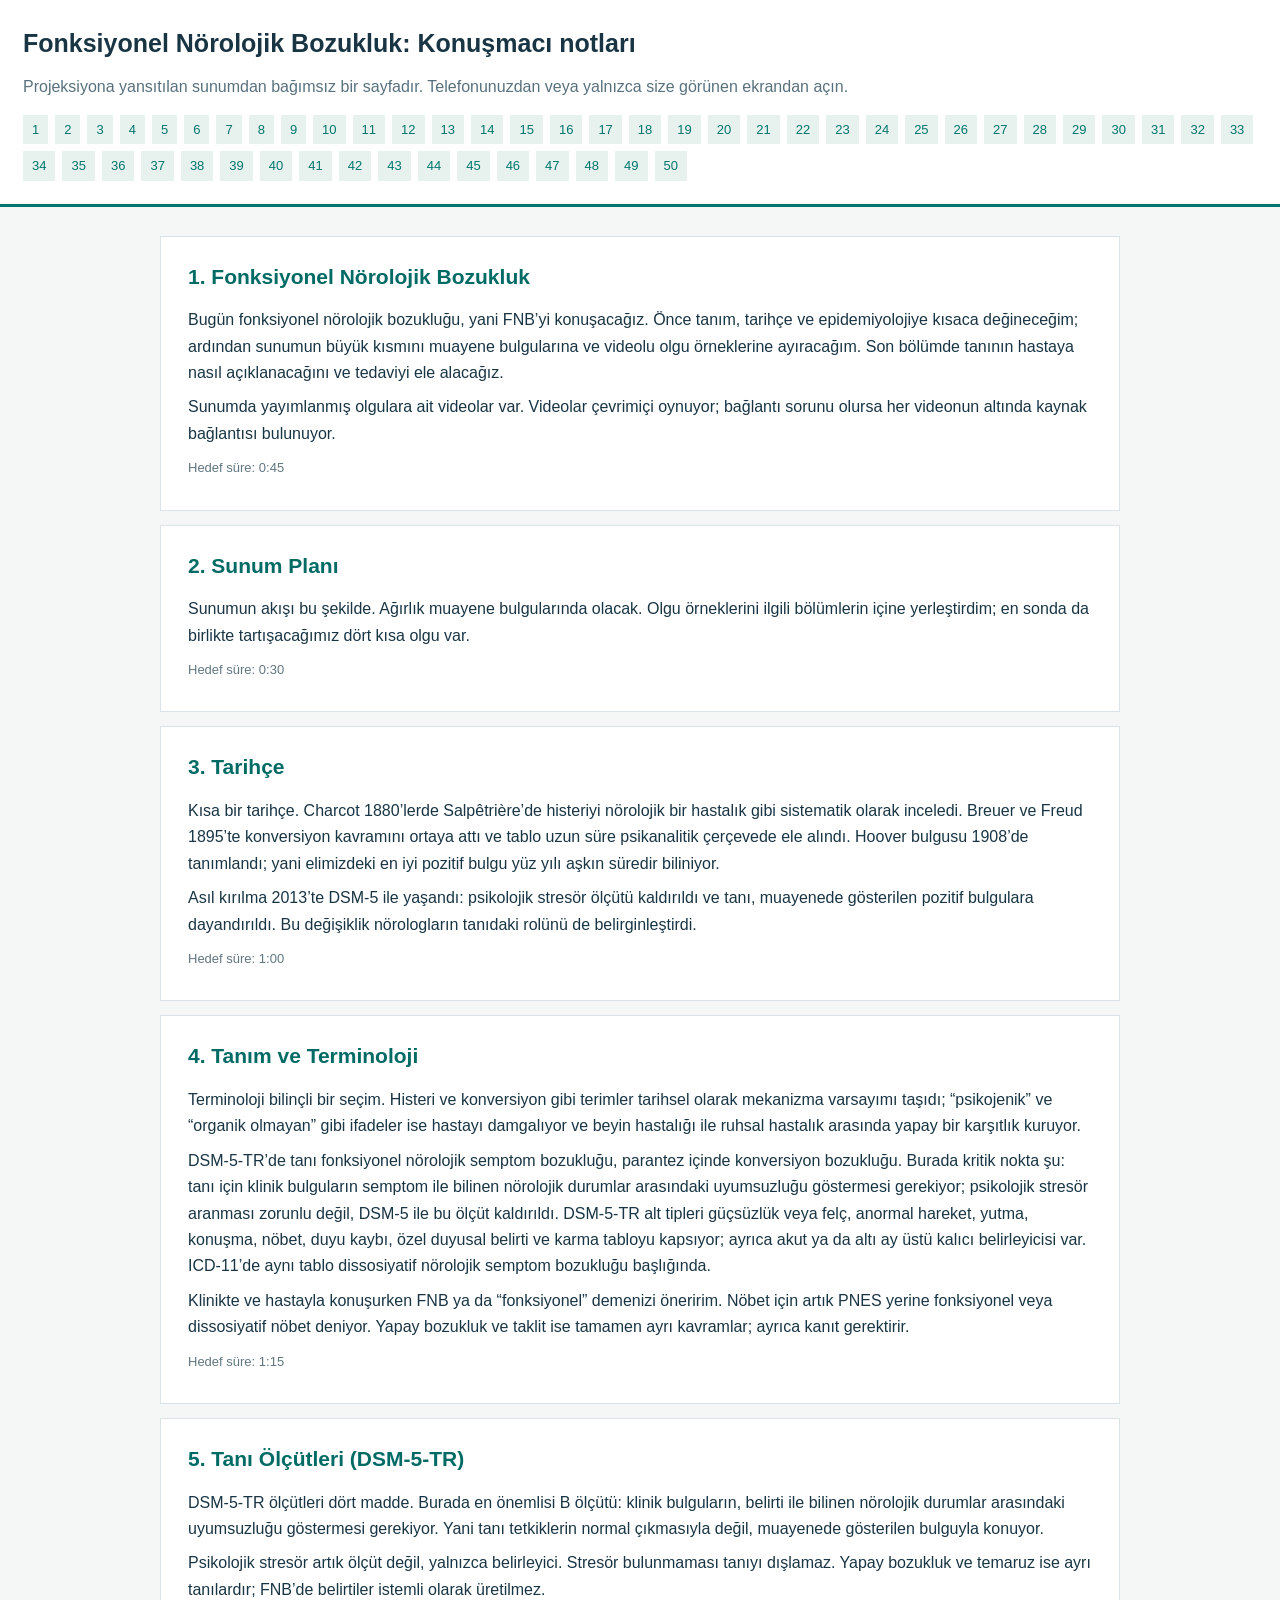
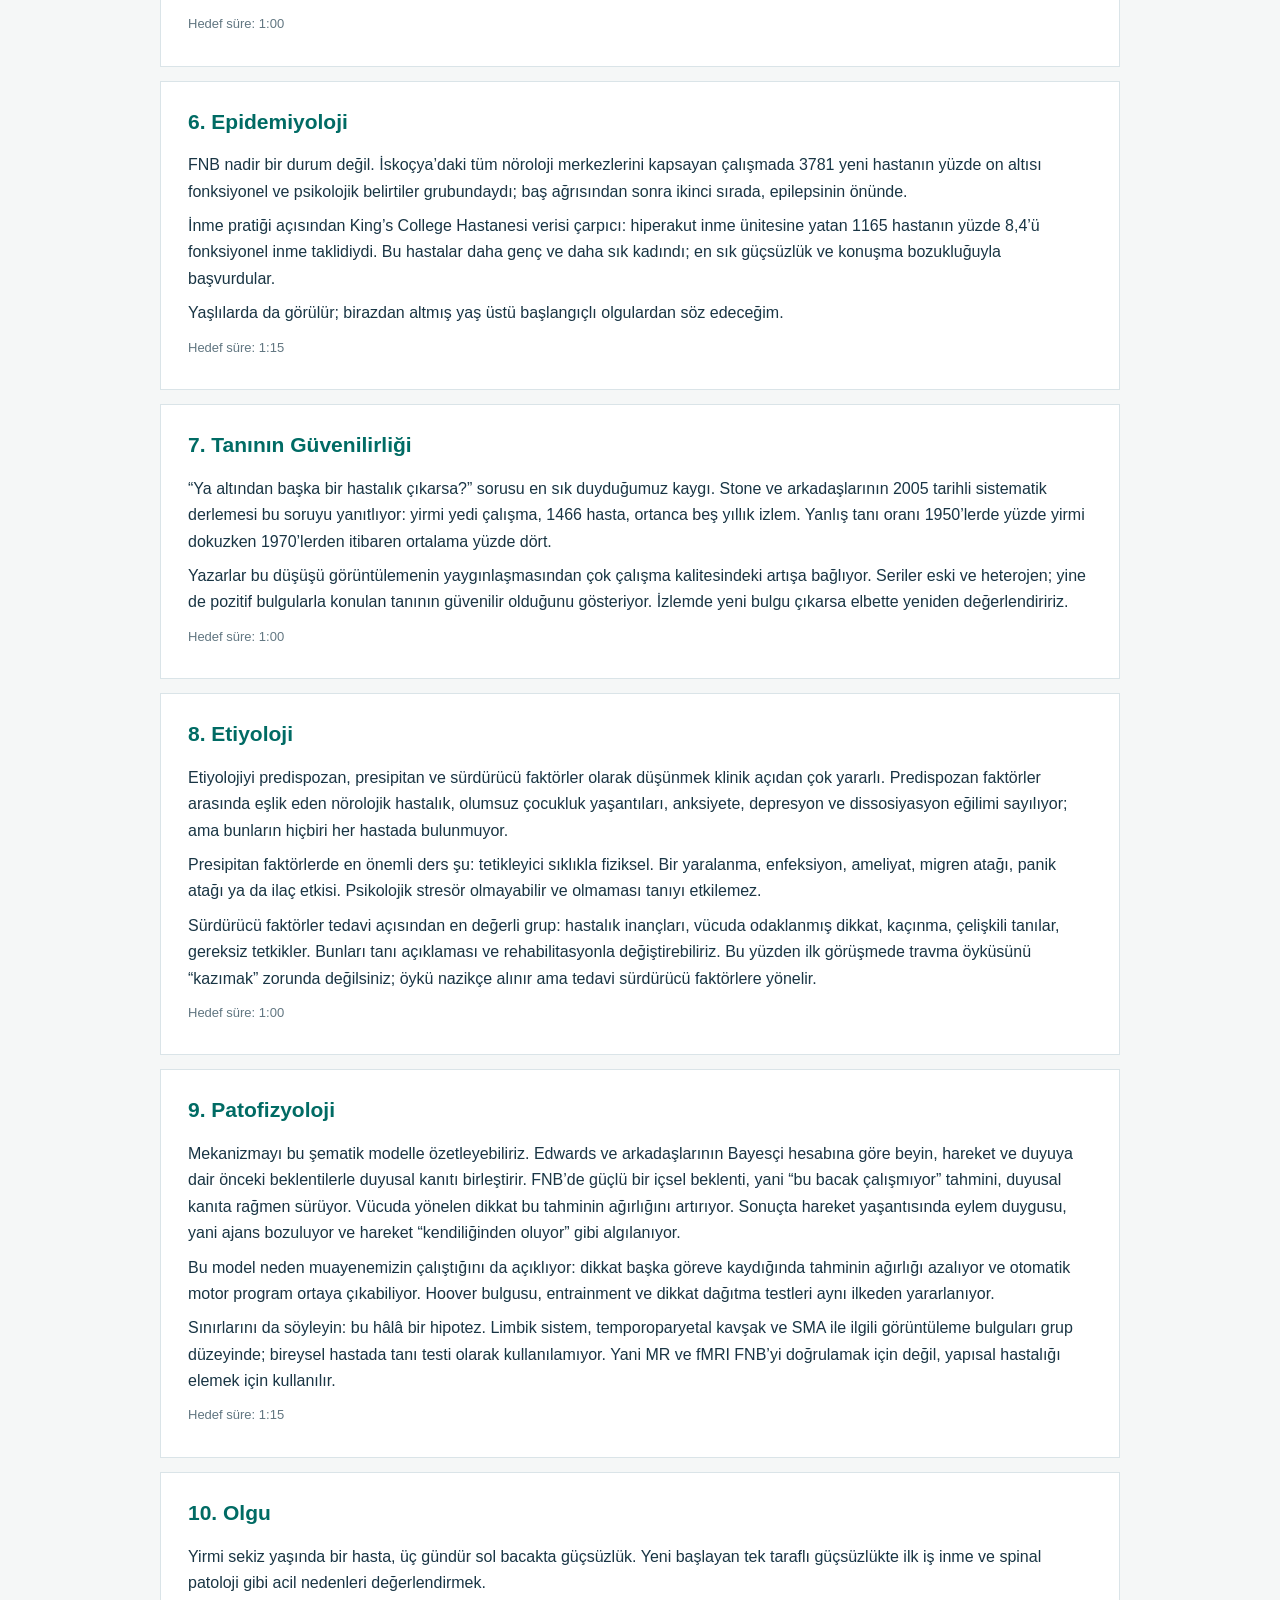
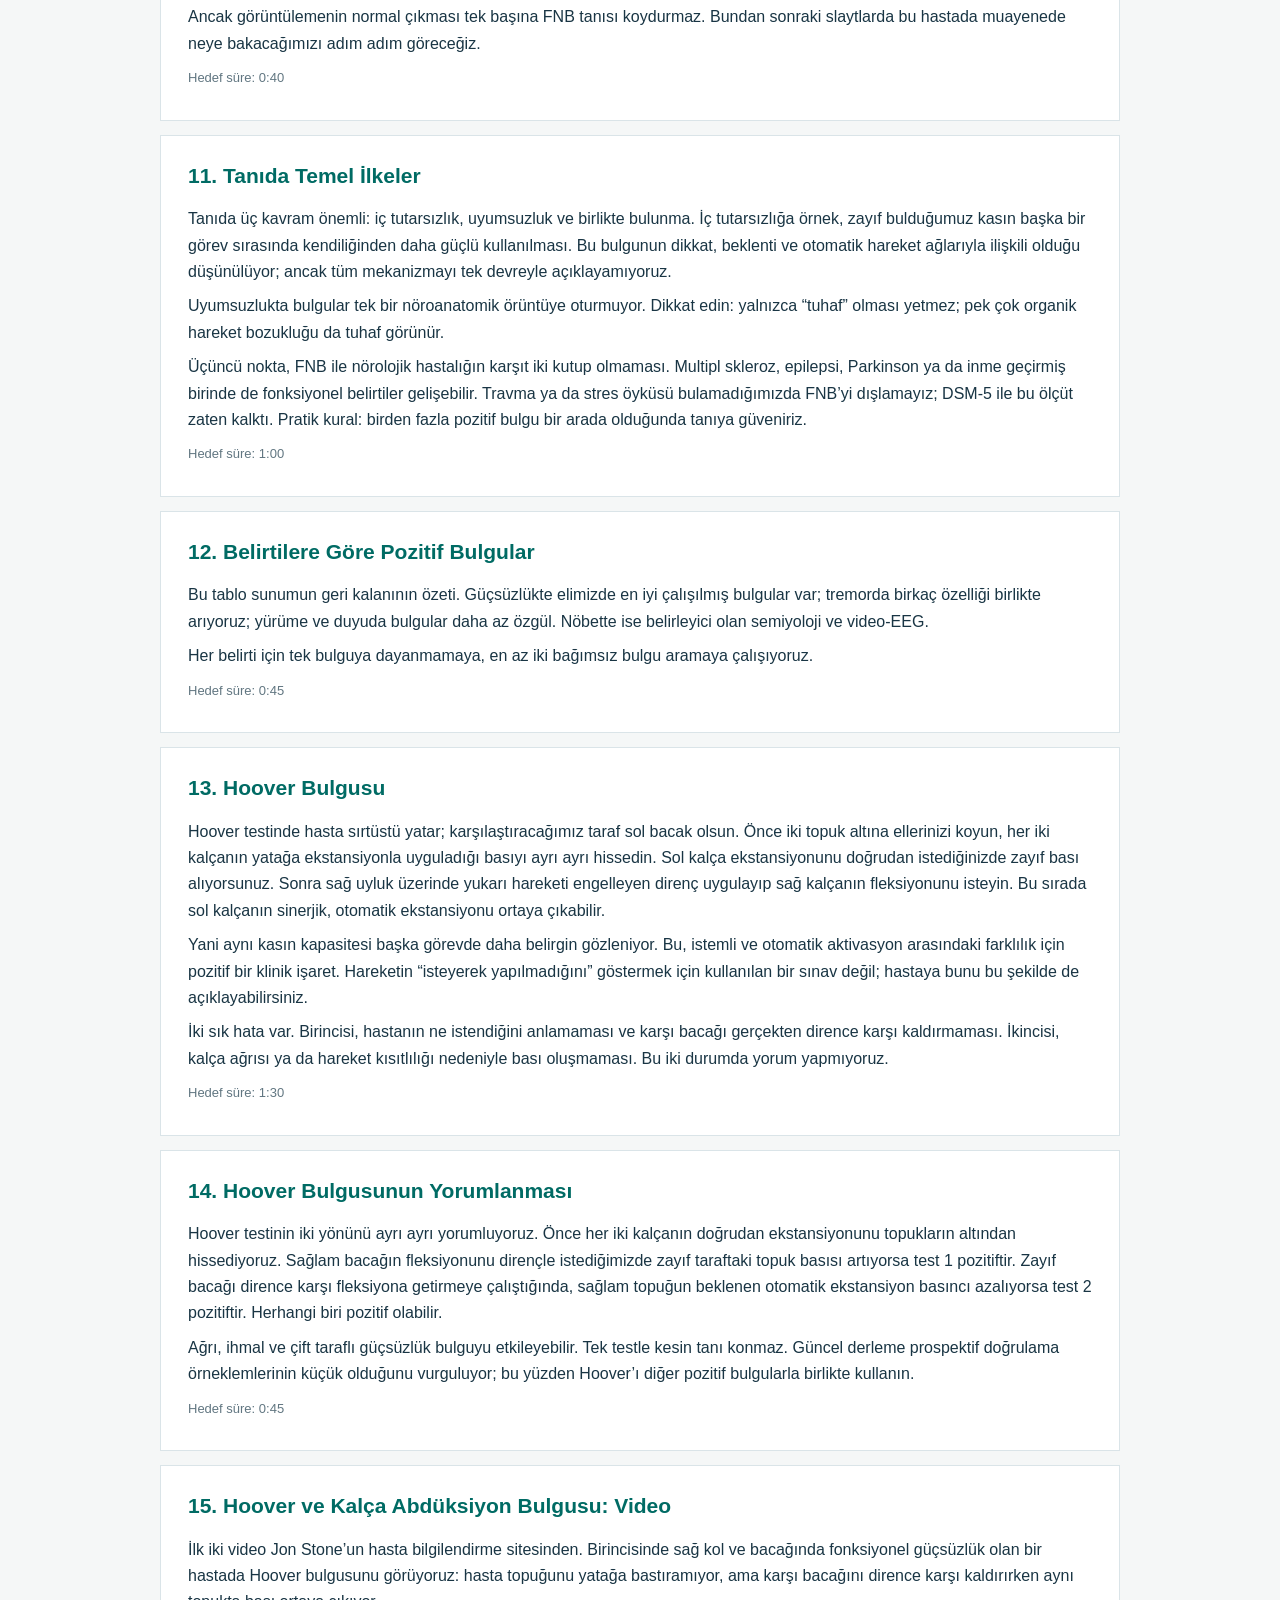
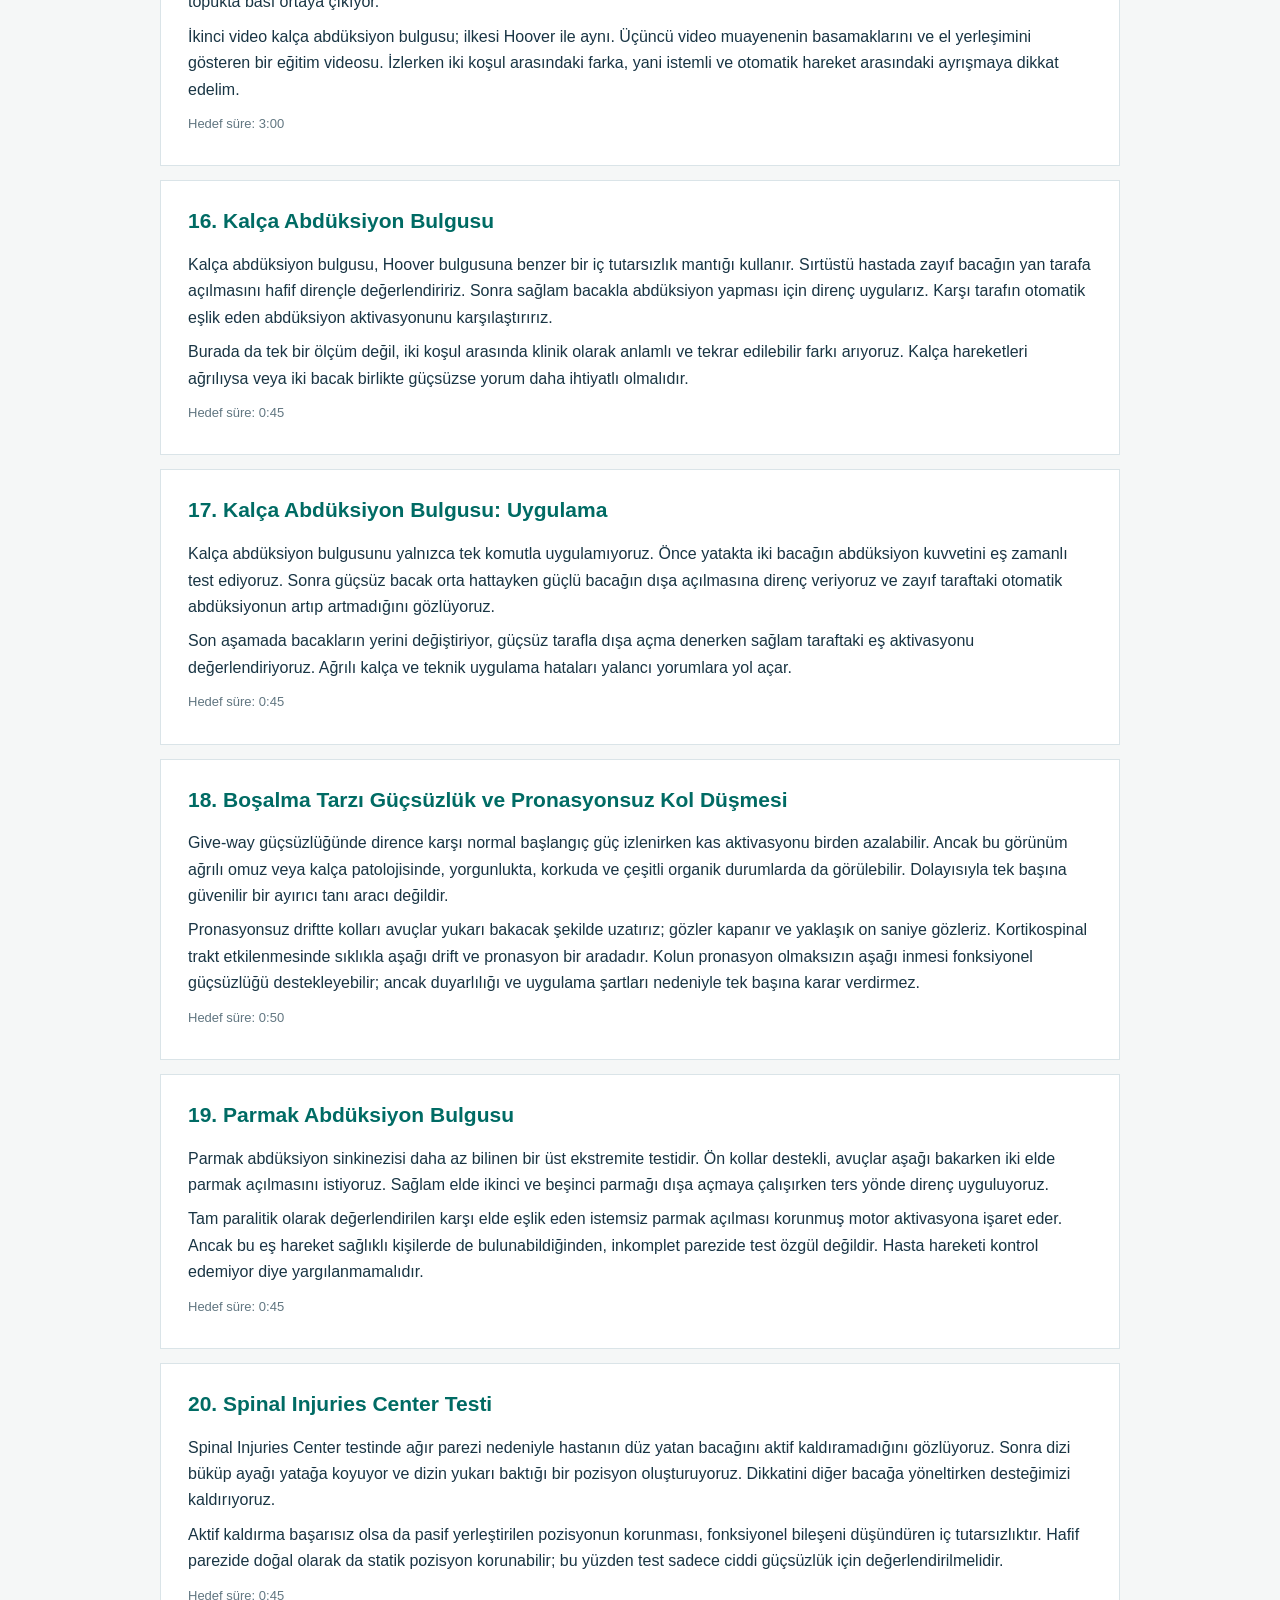
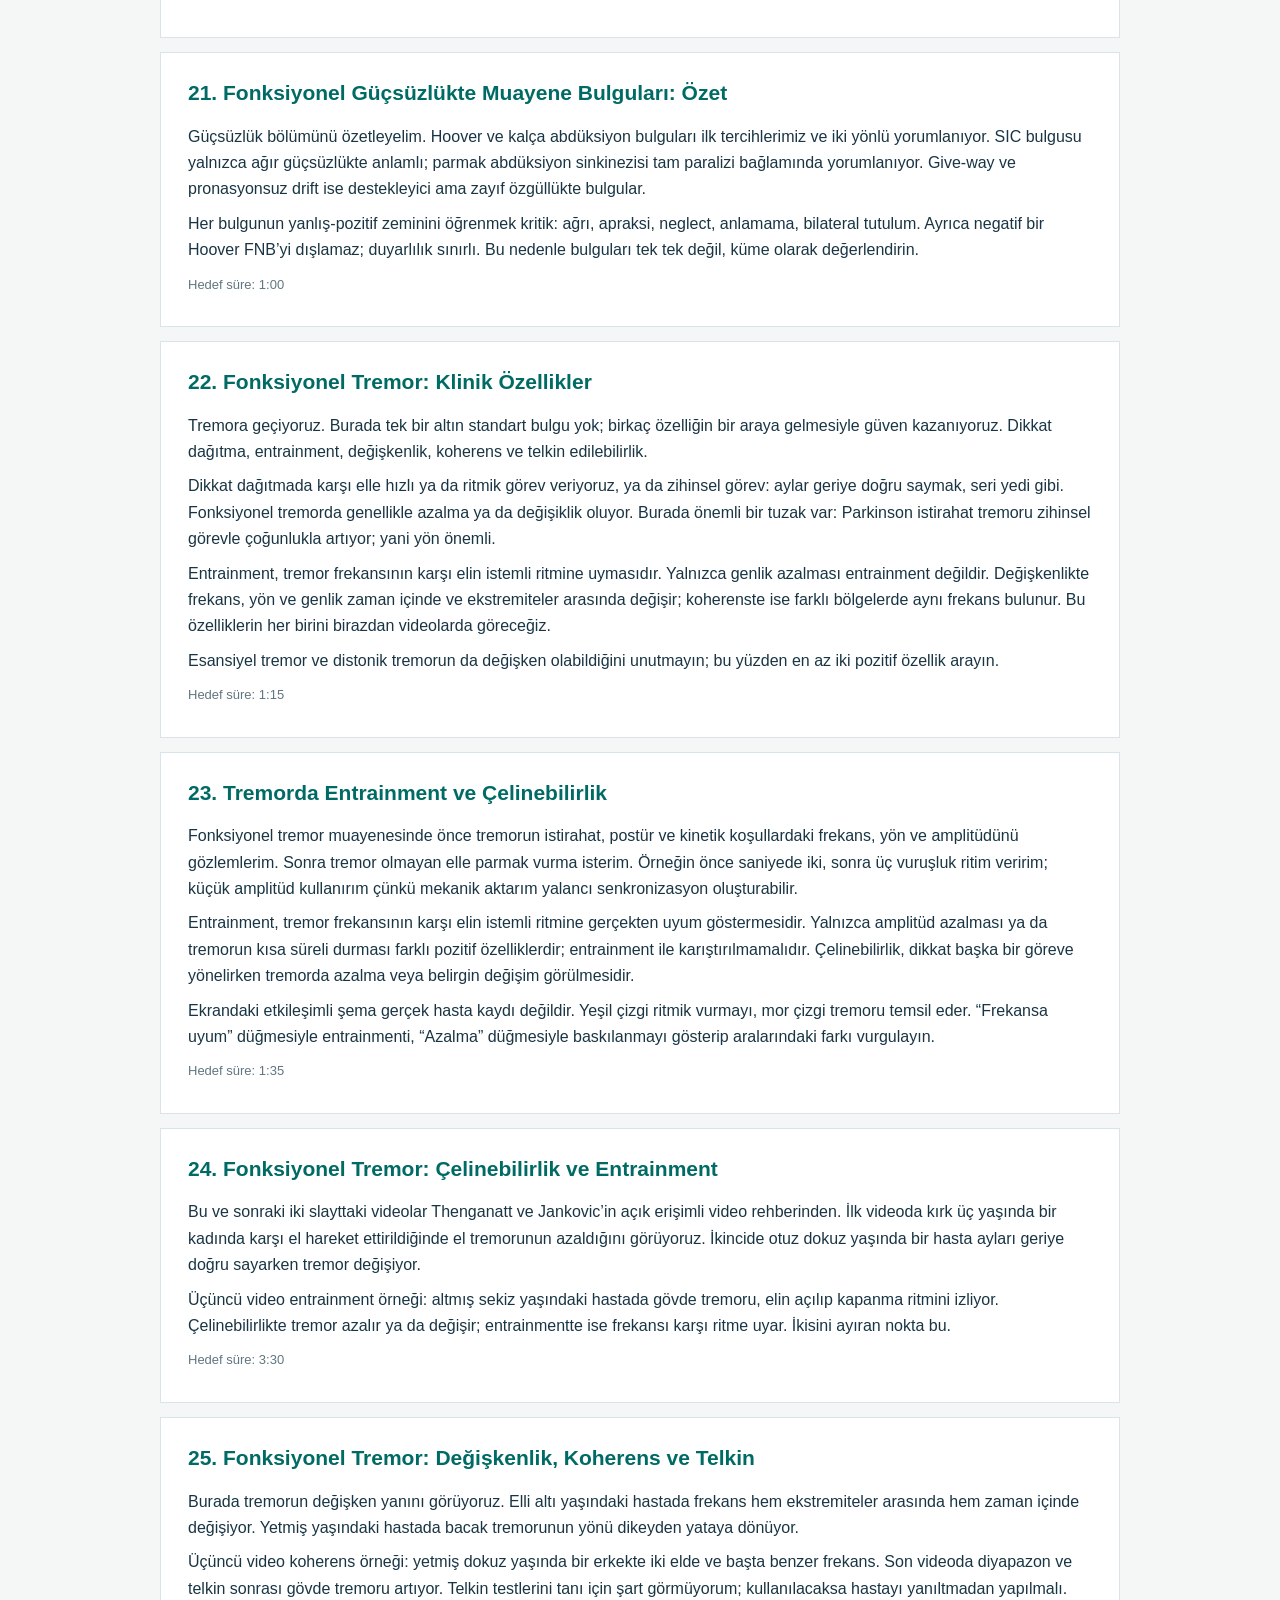
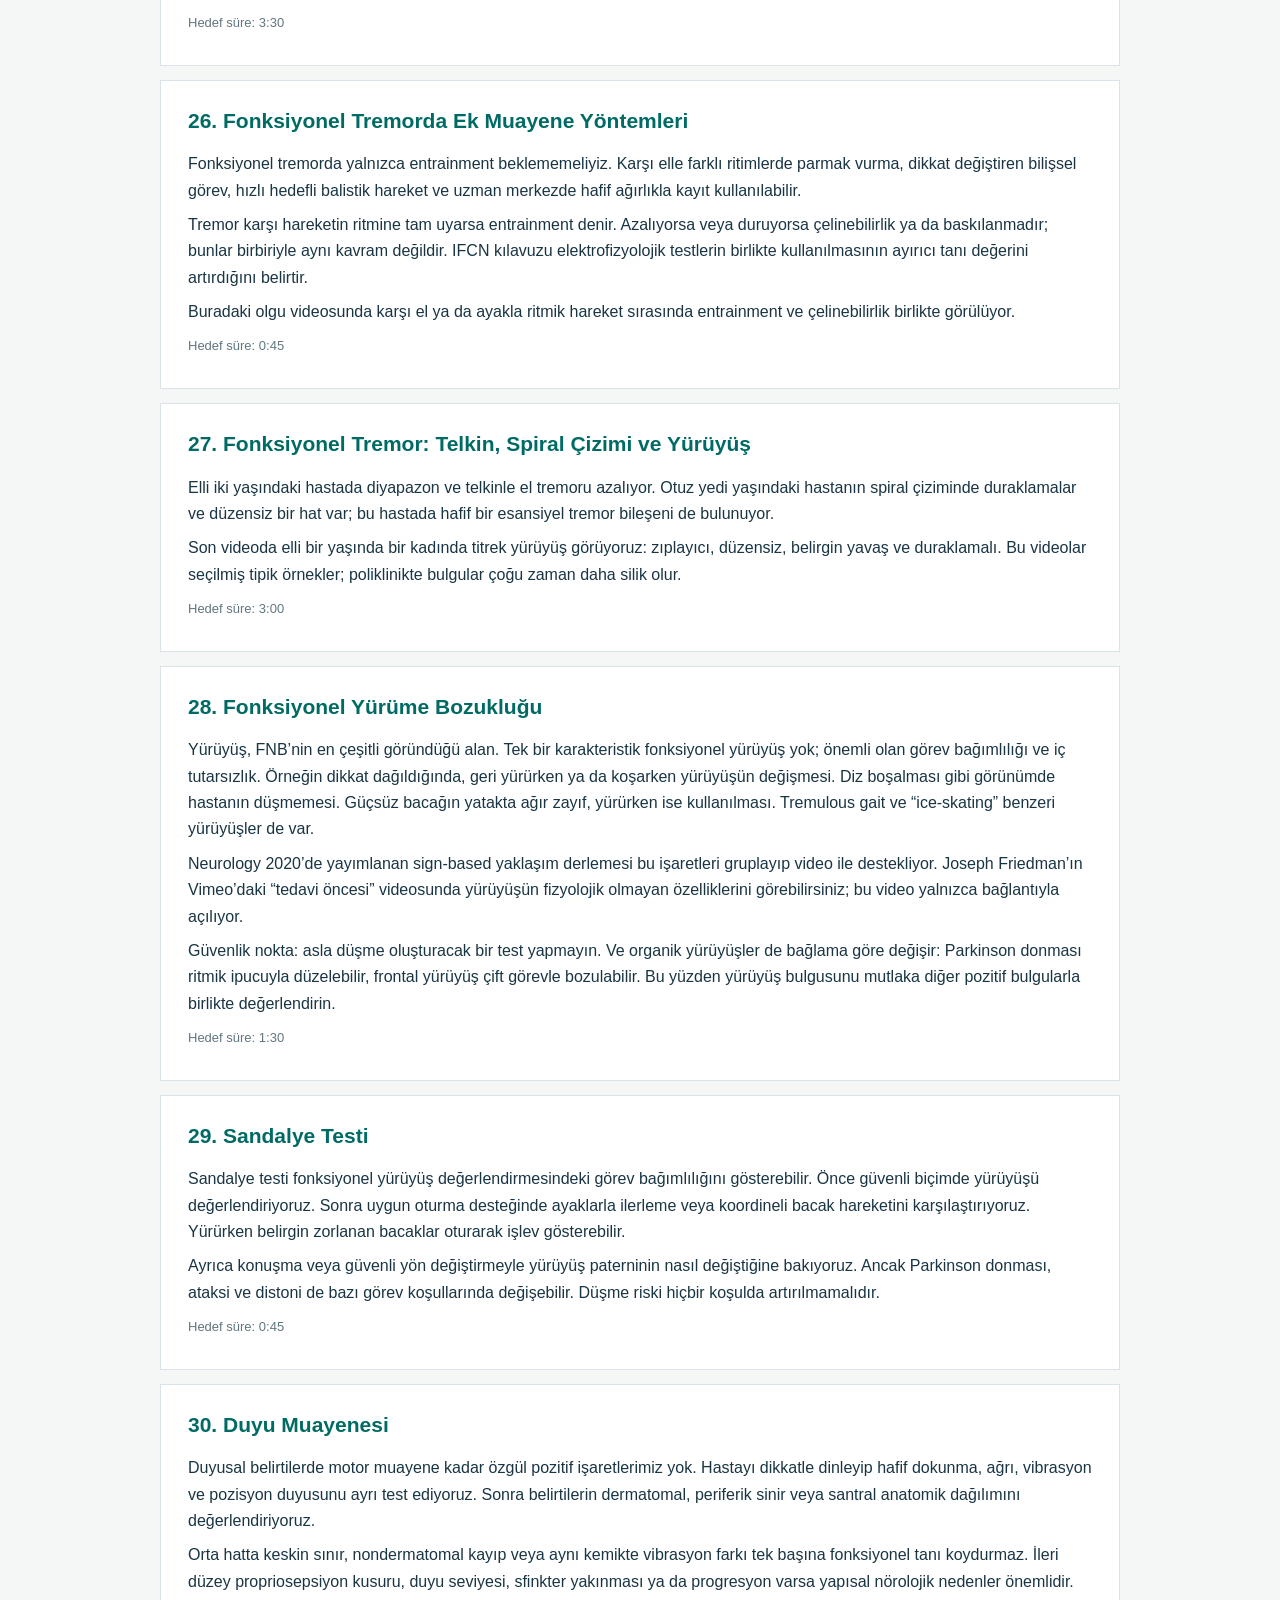
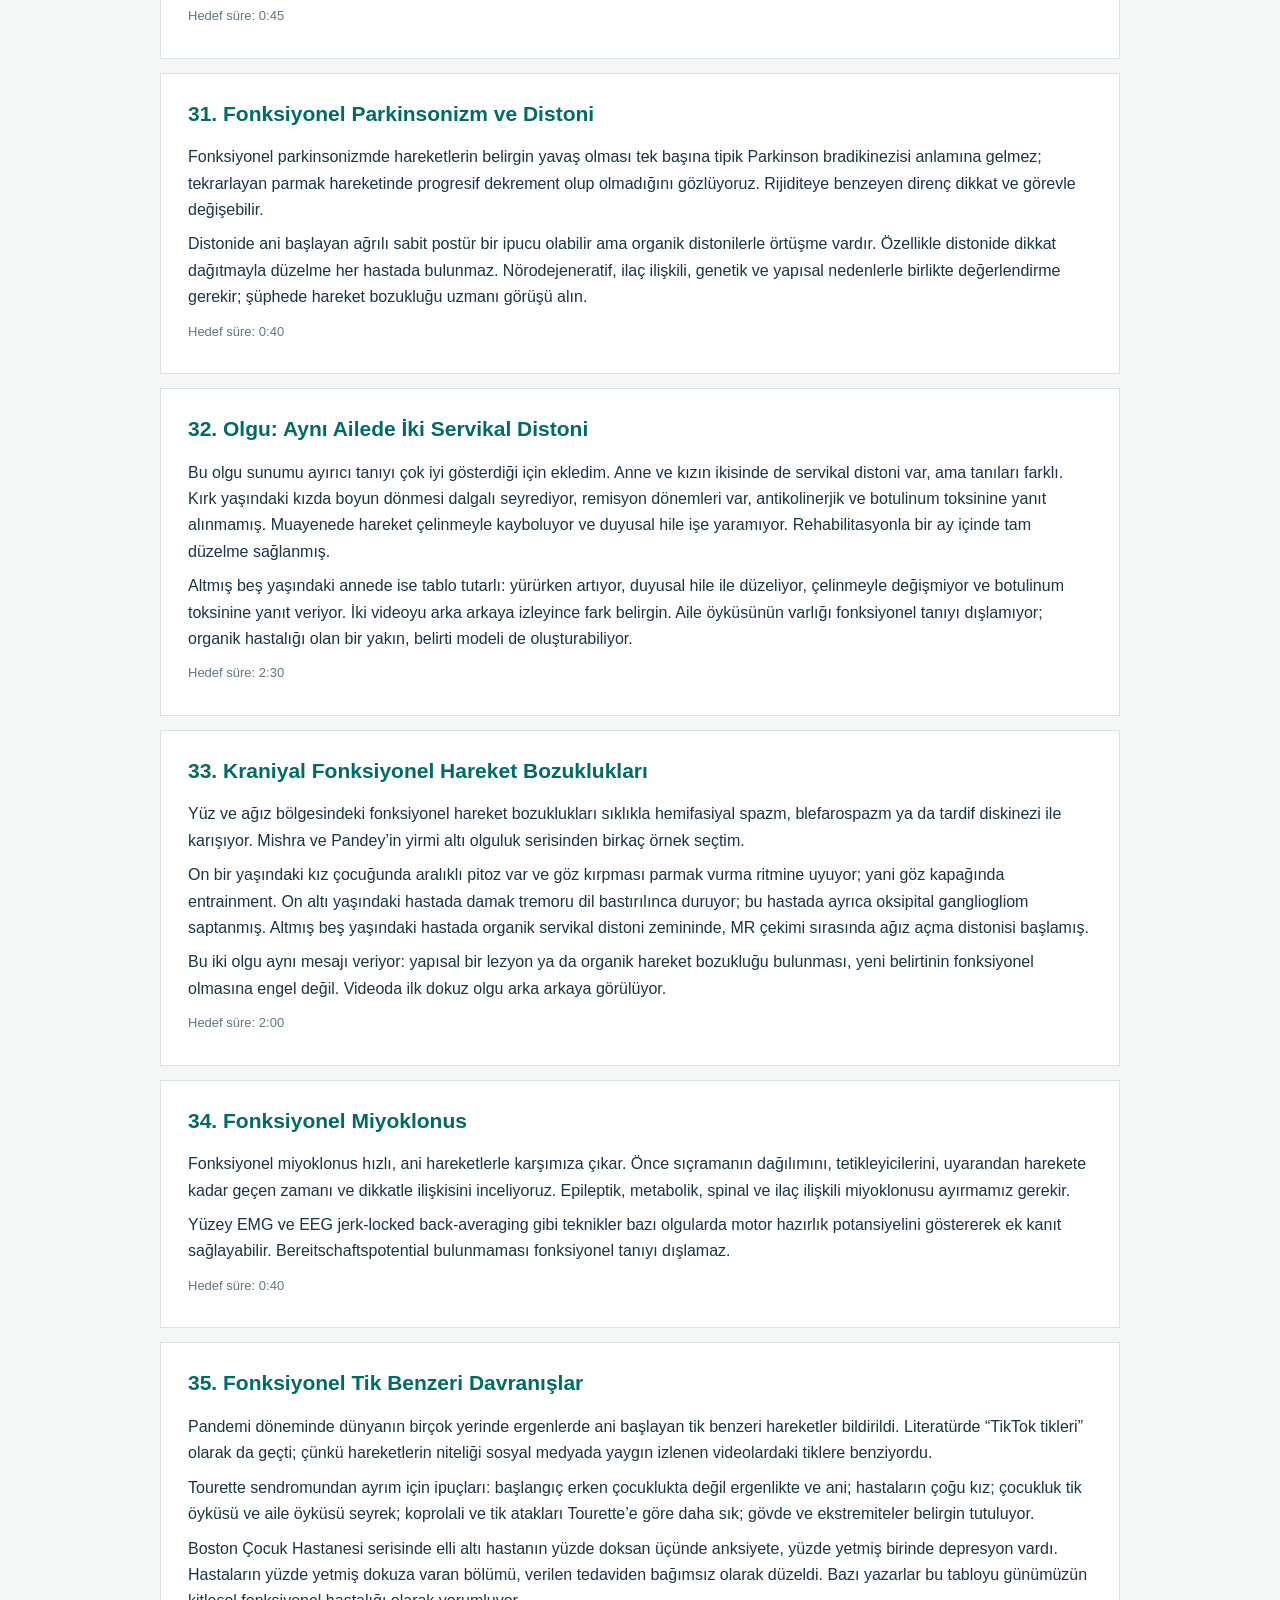
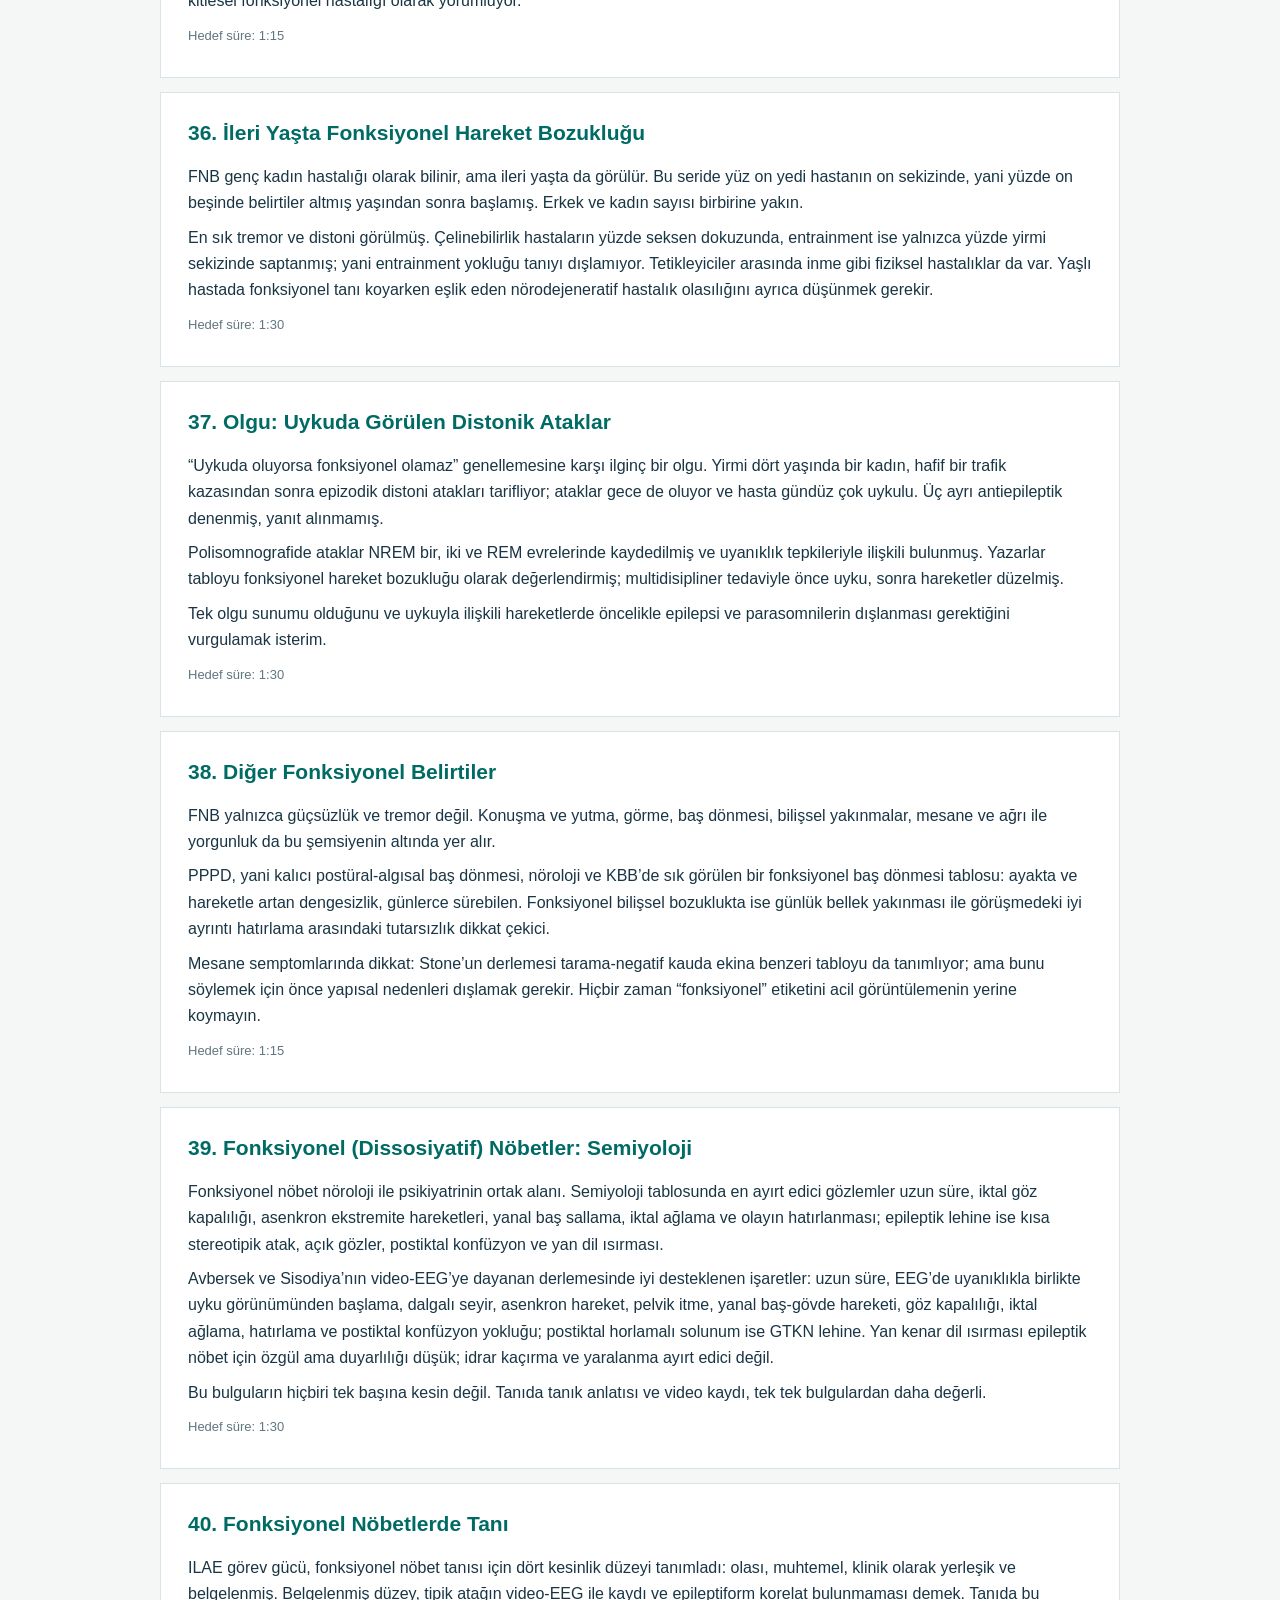
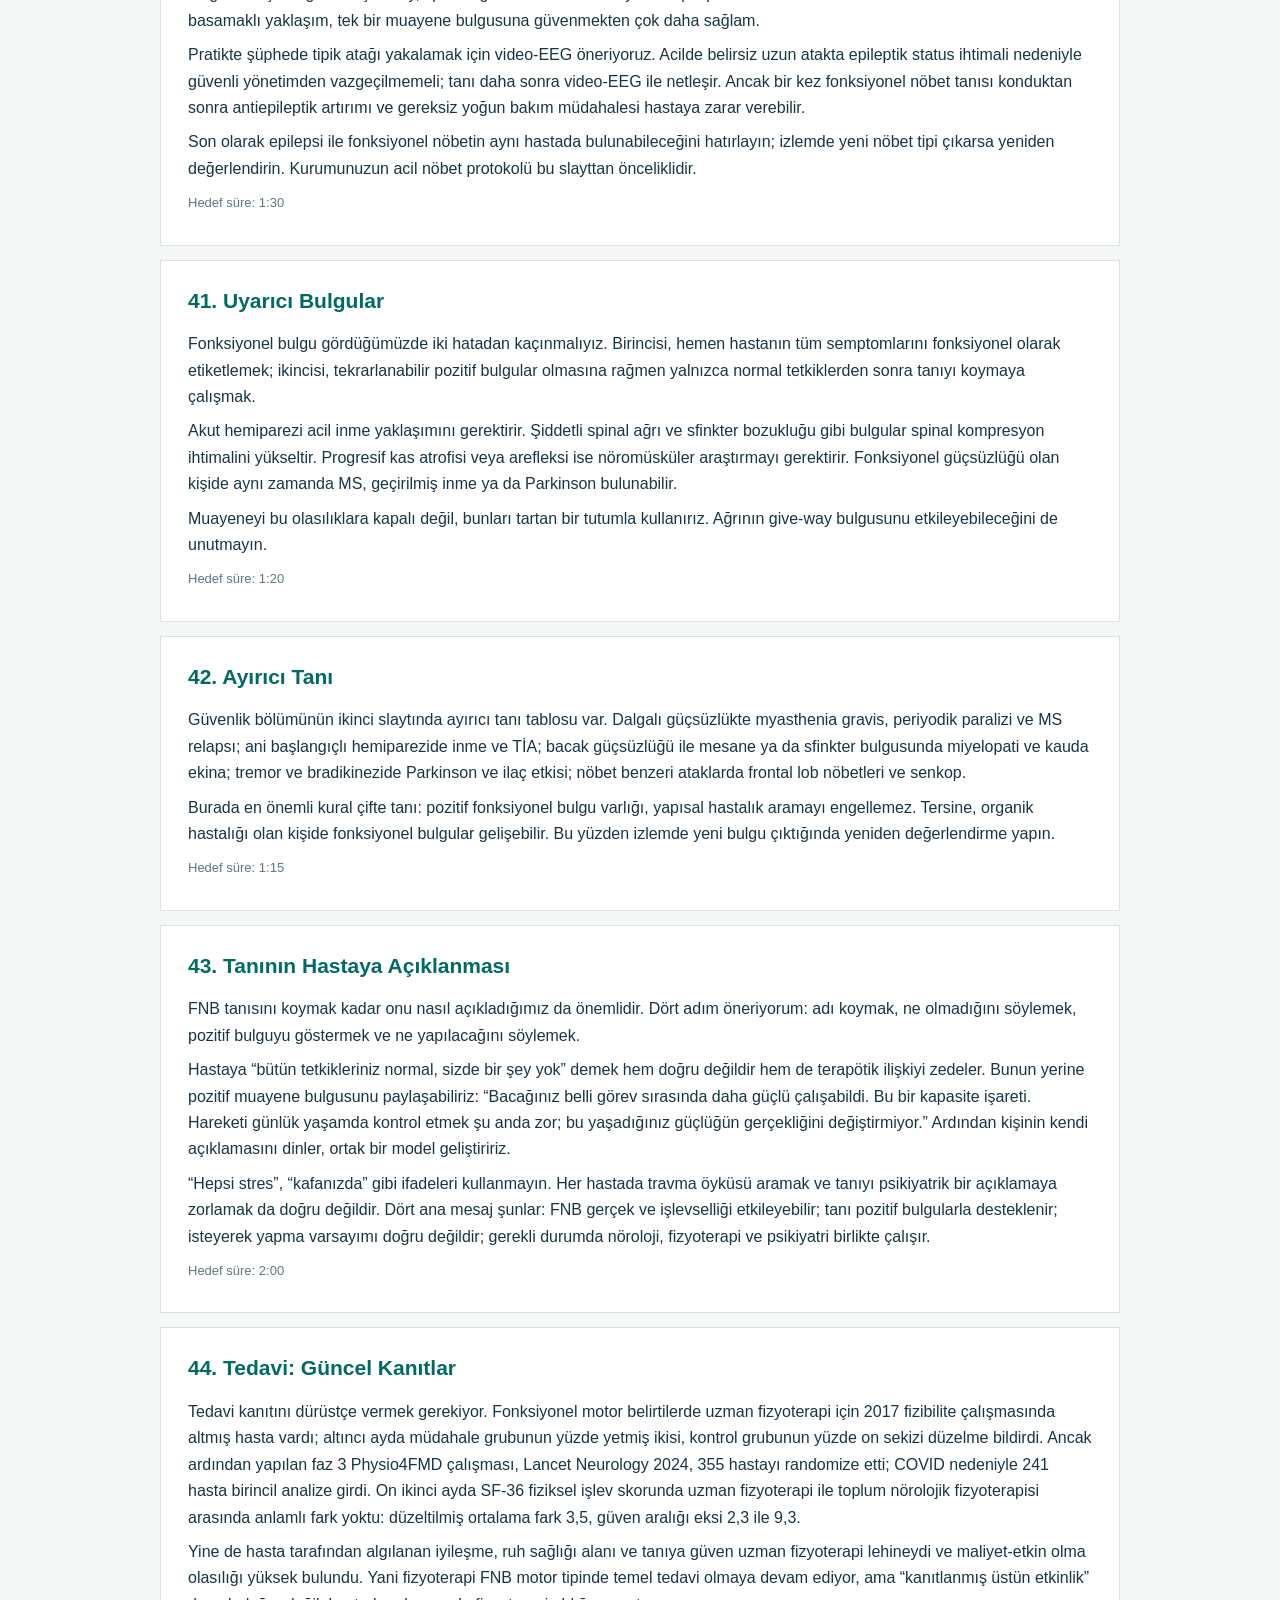
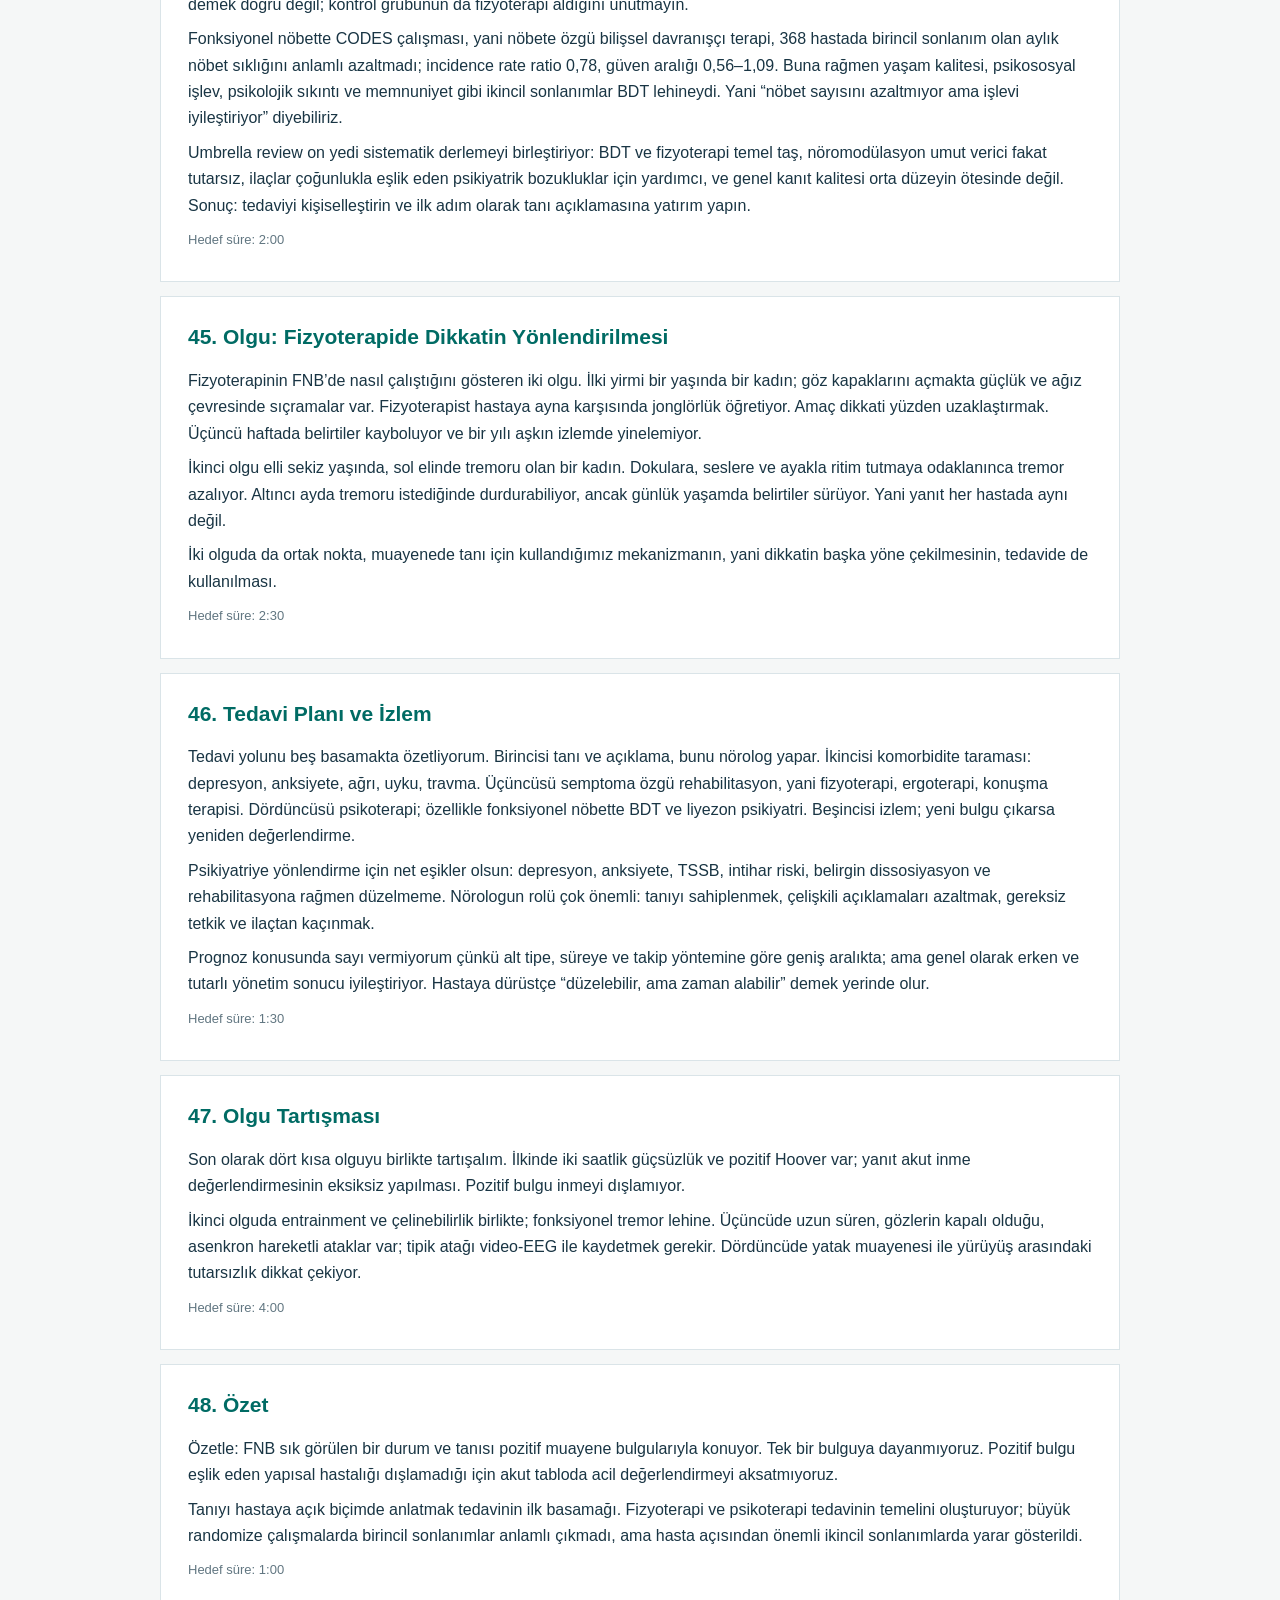
<file: fnb-v2/fonksiyonel-norolojik-bozukluk-anlatici.html>
<!doctype html><html lang="tr"><head><meta charset="utf-8"><meta name="viewport" content="width=device-width,initial-scale=1"><title>FNB | Anlatıcı notları</title><style>body{margin:0;background:#f5f7f7;color:#193544;font:16px/1.65 Arial,sans-serif}header{padding:23px;background:#fff;border-bottom:3px solid #00766c}header h1{margin:0 0 10px;font-size:25px}header p{margin:0;color:#58717d}nav{display:flex;gap:7px;flex-wrap:wrap;margin-top:14px}nav a{font-size:13px;padding:4px 9px;color:#00766c;background:#e7f2ef;text-decoration:none}main{max-width:960px;margin:auto;padding:15px}article{background:#fff;border:1px solid #dae4e8;padding:23px 27px;margin:14px 0}article h2{font-size:21px;margin:0 0 13px;color:#006b64}article p{margin:0 0 8px}footer{color:#617681;font-size:13px;padding:20px}@media print{article{break-inside:avoid}}article .dur{color:#617681;font-size:13px;margin-top:10px}</style></head><body><header><h1>Fonksiyonel Nörolojik Bozukluk: Konuşmacı notları</h1><p>Projeksiyona yansıtılan sunumdan bağımsız bir sayfadır. Telefonunuzdan veya yalnızca size görünen ekrandan açın.</p><nav><a href="#n1">1</a><a href="#n2">2</a><a href="#n3">3</a><a href="#n4">4</a><a href="#n5">5</a><a href="#n6">6</a><a href="#n7">7</a><a href="#n8">8</a><a href="#n9">9</a><a href="#n10">10</a><a href="#n11">11</a><a href="#n12">12</a><a href="#n13">13</a><a href="#n14">14</a><a href="#n15">15</a><a href="#n16">16</a><a href="#n17">17</a><a href="#n18">18</a><a href="#n19">19</a><a href="#n20">20</a><a href="#n21">21</a><a href="#n22">22</a><a href="#n23">23</a><a href="#n24">24</a><a href="#n25">25</a><a href="#n26">26</a><a href="#n27">27</a><a href="#n28">28</a><a href="#n29">29</a><a href="#n30">30</a><a href="#n31">31</a><a href="#n32">32</a><a href="#n33">33</a><a href="#n34">34</a><a href="#n35">35</a><a href="#n36">36</a><a href="#n37">37</a><a href="#n38">38</a><a href="#n39">39</a><a href="#n40">40</a><a href="#n41">41</a><a href="#n42">42</a><a href="#n43">43</a><a href="#n44">44</a><a href="#n45">45</a><a href="#n46">46</a><a href="#n47">47</a><a href="#n48">48</a><a href="#n49">49</a><a href="#n50">50</a></nav></header><main><article id="n1"><h2>1. Fonksiyonel Nörolojik Bozukluk</h2><p>Bugün fonksiyonel nörolojik bozukluğu, yani FNB’yi konuşacağız. Önce tanım, tarihçe ve epidemiyolojiye kısaca değineceğim; ardından sunumun büyük kısmını muayene bulgularına ve videolu olgu örneklerine ayıracağım. Son bölümde tanının hastaya nasıl açıklanacağını ve tedaviyi ele alacağız.</p><p>Sunumda yayımlanmış olgulara ait videolar var. Videolar çevrimiçi oynuyor; bağlantı sorunu olursa her videonun altında kaynak bağlantısı bulunuyor.</p><p class="dur">Hedef süre: 0:45</p></article><article id="n2"><h2>2. Sunum Planı</h2><p>Sunumun akışı bu şekilde. Ağırlık muayene bulgularında olacak. Olgu örneklerini ilgili bölümlerin içine yerleştirdim; en sonda da birlikte tartışacağımız dört kısa olgu var.</p><p class="dur">Hedef süre: 0:30</p></article><article id="n3"><h2>3. Tarihçe</h2><p>Kısa bir tarihçe. Charcot 1880’lerde Salpêtrière’de histeriyi nörolojik bir hastalık gibi sistematik olarak inceledi. Breuer ve Freud 1895’te konversiyon kavramını ortaya attı ve tablo uzun süre psikanalitik çerçevede ele alındı. Hoover bulgusu 1908’de tanımlandı; yani elimizdeki en iyi pozitif bulgu yüz yılı aşkın süredir biliniyor.</p><p>Asıl kırılma 2013’te DSM-5 ile yaşandı: psikolojik stresör ölçütü kaldırıldı ve tanı, muayenede gösterilen pozitif bulgulara dayandırıldı. Bu değişiklik nörologların tanıdaki rolünü de belirginleştirdi.</p><p class="dur">Hedef süre: 1:00</p></article><article id="n4"><h2>4. Tanım ve Terminoloji</h2><p>Terminoloji bilinçli bir seçim. Histeri ve konversiyon gibi terimler tarihsel olarak mekanizma varsayımı taşıdı; “psikojenik” ve “organik olmayan” gibi ifadeler ise hastayı damgalıyor ve beyin hastalığı ile ruhsal hastalık arasında yapay bir karşıtlık kuruyor.</p><p>DSM-5-TR’de tanı fonksiyonel nörolojik semptom bozukluğu, parantez içinde konversiyon bozukluğu. Burada kritik nokta şu: tanı için klinik bulguların semptom ile bilinen nörolojik durumlar arasındaki uyumsuzluğu göstermesi gerekiyor; psikolojik stresör aranması zorunlu değil, DSM-5 ile bu ölçüt kaldırıldı. DSM-5-TR alt tipleri güçsüzlük veya felç, anormal hareket, yutma, konuşma, nöbet, duyu kaybı, özel duyusal belirti ve karma tabloyu kapsıyor; ayrıca akut ya da altı ay üstü kalıcı belirleyicisi var. ICD-11’de aynı tablo dissosiyatif nörolojik semptom bozukluğu başlığında.</p><p>Klinikte ve hastayla konuşurken FNB ya da “fonksiyonel” demenizi öneririm. Nöbet için artık PNES yerine fonksiyonel veya dissosiyatif nöbet deniyor. Yapay bozukluk ve taklit ise tamamen ayrı kavramlar; ayrıca kanıt gerektirir.</p><p class="dur">Hedef süre: 1:15</p></article><article id="n5"><h2>5. Tanı Ölçütleri (DSM-5-TR)</h2><p>DSM-5-TR ölçütleri dört madde. Burada en önemlisi B ölçütü: klinik bulguların, belirti ile bilinen nörolojik durumlar arasındaki uyumsuzluğu göstermesi gerekiyor. Yani tanı tetkiklerin normal çıkmasıyla değil, muayenede gösterilen bulguyla konuyor.</p><p>Psikolojik stresör artık ölçüt değil, yalnızca belirleyici. Stresör bulunmaması tanıyı dışlamaz. Yapay bozukluk ve temaruz ise ayrı tanılardır; FNB’de belirtiler istemli olarak üretilmez.</p><p class="dur">Hedef süre: 1:00</p></article><article id="n6"><h2>6. Epidemiyoloji</h2><p>FNB nadir bir durum değil. İskoçya’daki tüm nöroloji merkezlerini kapsayan çalışmada 3781 yeni hastanın yüzde on altısı fonksiyonel ve psikolojik belirtiler grubundaydı; baş ağrısından sonra ikinci sırada, epilepsinin önünde.</p><p>İnme pratiği açısından King’s College Hastanesi verisi çarpıcı: hiperakut inme ünitesine yatan 1165 hastanın yüzde 8,4’ü fonksiyonel inme taklidiydi. Bu hastalar daha genç ve daha sık kadındı; en sık güçsüzlük ve konuşma bozukluğuyla başvurdular.</p><p>Yaşlılarda da görülür; birazdan altmış yaş üstü başlangıçlı olgulardan söz edeceğim.</p><p class="dur">Hedef süre: 1:15</p></article><article id="n7"><h2>7. Tanının Güvenilirliği</h2><p>“Ya altından başka bir hastalık çıkarsa?” sorusu en sık duyduğumuz kaygı. Stone ve arkadaşlarının 2005 tarihli sistematik derlemesi bu soruyu yanıtlıyor: yirmi yedi çalışma, 1466 hasta, ortanca beş yıllık izlem. Yanlış tanı oranı 1950’lerde yüzde yirmi dokuzken 1970’lerden itibaren ortalama yüzde dört.</p><p>Yazarlar bu düşüşü görüntülemenin yaygınlaşmasından çok çalışma kalitesindeki artışa bağlıyor. Seriler eski ve heterojen; yine de pozitif bulgularla konulan tanının güvenilir olduğunu gösteriyor. İzlemde yeni bulgu çıkarsa elbette yeniden değerlendiririz.</p><p class="dur">Hedef süre: 1:00</p></article><article id="n8"><h2>8. Etiyoloji</h2><p>Etiyolojiyi predispozan, presipitan ve sürdürücü faktörler olarak düşünmek klinik açıdan çok yararlı. Predispozan faktörler arasında eşlik eden nörolojik hastalık, olumsuz çocukluk yaşantıları, anksiyete, depresyon ve dissosiyasyon eğilimi sayılıyor; ama bunların hiçbiri her hastada bulunmuyor.</p><p>Presipitan faktörlerde en önemli ders şu: tetikleyici sıklıkla fiziksel. Bir yaralanma, enfeksiyon, ameliyat, migren atağı, panik atağı ya da ilaç etkisi. Psikolojik stresör olmayabilir ve olmaması tanıyı etkilemez.</p><p>Sürdürücü faktörler tedavi açısından en değerli grup: hastalık inançları, vücuda odaklanmış dikkat, kaçınma, çelişkili tanılar, gereksiz tetkikler. Bunları tanı açıklaması ve rehabilitasyonla değiştirebiliriz. Bu yüzden ilk görüşmede travma öyküsünü “kazımak” zorunda değilsiniz; öykü nazikçe alınır ama tedavi sürdürücü faktörlere yönelir.</p><p class="dur">Hedef süre: 1:00</p></article><article id="n9"><h2>9. Patofizyoloji</h2><p>Mekanizmayı bu şematik modelle özetleyebiliriz. Edwards ve arkadaşlarının Bayesçi hesabına göre beyin, hareket ve duyuya dair önceki beklentilerle duyusal kanıtı birleştirir. FNB’de güçlü bir içsel beklenti, yani “bu bacak çalışmıyor” tahmini, duyusal kanıta rağmen sürüyor. Vücuda yönelen dikkat bu tahminin ağırlığını artırıyor. Sonuçta hareket yaşantısında eylem duygusu, yani ajans bozuluyor ve hareket “kendiliğinden oluyor” gibi algılanıyor.</p><p>Bu model neden muayenemizin çalıştığını da açıklıyor: dikkat başka göreve kaydığında tahminin ağırlığı azalıyor ve otomatik motor program ortaya çıkabiliyor. Hoover bulgusu, entrainment ve dikkat dağıtma testleri aynı ilkeden yararlanıyor.</p><p>Sınırlarını da söyleyin: bu hâlâ bir hipotez. Limbik sistem, temporoparyetal kavşak ve SMA ile ilgili görüntüleme bulguları grup düzeyinde; bireysel hastada tanı testi olarak kullanılamıyor. Yani MR ve fMRI FNB’yi doğrulamak için değil, yapısal hastalığı elemek için kullanılır.</p><p class="dur">Hedef süre: 1:15</p></article><article id="n10"><h2>10. Olgu</h2><p>Yirmi sekiz yaşında bir hasta, üç gündür sol bacakta güçsüzlük. Yeni başlayan tek taraflı güçsüzlükte ilk iş inme ve spinal patoloji gibi acil nedenleri değerlendirmek.</p><p>Ancak görüntülemenin normal çıkması tek başına FNB tanısı koydurmaz. Bundan sonraki slaytlarda bu hastada muayenede neye bakacağımızı adım adım göreceğiz.</p><p class="dur">Hedef süre: 0:40</p></article><article id="n11"><h2>11. Tanıda Temel İlkeler</h2><p>Tanıda üç kavram önemli: iç tutarsızlık, uyumsuzluk ve birlikte bulunma. İç tutarsızlığa örnek, zayıf bulduğumuz kasın başka bir görev sırasında kendiliğinden daha güçlü kullanılması. Bu bulgunun dikkat, beklenti ve otomatik hareket ağlarıyla ilişkili olduğu düşünülüyor; ancak tüm mekanizmayı tek devreyle açıklayamıyoruz.</p><p>Uyumsuzlukta bulgular tek bir nöroanatomik örüntüye oturmuyor. Dikkat edin: yalnızca “tuhaf” olması yetmez; pek çok organik hareket bozukluğu da tuhaf görünür.</p><p>Üçüncü nokta, FNB ile nörolojik hastalığın karşıt iki kutup olmaması. Multipl skleroz, epilepsi, Parkinson ya da inme geçirmiş birinde de fonksiyonel belirtiler gelişebilir. Travma ya da stres öyküsü bulamadığımızda FNB’yi dışlamayız; DSM-5 ile bu ölçüt zaten kalktı. Pratik kural: birden fazla pozitif bulgu bir arada olduğunda tanıya güveniriz.</p><p class="dur">Hedef süre: 1:00</p></article><article id="n12"><h2>12. Belirtilere Göre Pozitif Bulgular</h2><p>Bu tablo sunumun geri kalanının özeti. Güçsüzlükte elimizde en iyi çalışılmış bulgular var; tremorda birkaç özelliği birlikte arıyoruz; yürüme ve duyuda bulgular daha az özgül. Nöbette ise belirleyici olan semiyoloji ve video-EEG.</p><p>Her belirti için tek bulguya dayanmamaya, en az iki bağımsız bulgu aramaya çalışıyoruz.</p><p class="dur">Hedef süre: 0:45</p></article><article id="n13"><h2>13. Hoover Bulgusu</h2><p>Hoover testinde hasta sırtüstü yatar; karşılaştıracağımız taraf sol bacak olsun. Önce iki topuk altına ellerinizi koyun, her iki kalçanın yatağa ekstansiyonla uyguladığı basıyı ayrı ayrı hissedin. Sol kalça ekstansiyonunu doğrudan istediğinizde zayıf bası alıyorsunuz. Sonra sağ uyluk üzerinde yukarı hareketi engelleyen direnç uygulayıp sağ kalçanın fleksiyonunu isteyin. Bu sırada sol kalçanın sinerjik, otomatik ekstansiyonu ortaya çıkabilir.</p><p>Yani aynı kasın kapasitesi başka görevde daha belirgin gözleniyor. Bu, istemli ve otomatik aktivasyon arasındaki farklılık için pozitif bir klinik işaret. Hareketin “isteyerek yapılmadığını” göstermek için kullanılan bir sınav değil; hastaya bunu bu şekilde de açıklayabilirsiniz.</p><p>İki sık hata var. Birincisi, hastanın ne istendiğini anlamaması ve karşı bacağı gerçekten dirence karşı kaldırmaması. İkincisi, kalça ağrısı ya da hareket kısıtlılığı nedeniyle bası oluşmaması. Bu iki durumda yorum yapmıyoruz.</p><p class="dur">Hedef süre: 1:30</p></article><article id="n14"><h2>14. Hoover Bulgusunun Yorumlanması</h2><p>Hoover testinin iki yönünü ayrı ayrı yorumluyoruz. Önce her iki kalçanın doğrudan ekstansiyonunu topukların altından hissediyoruz. Sağlam bacağın fleksiyonunu dirençle istediğimizde zayıf taraftaki topuk basısı artıyorsa test 1 pozitiftir. Zayıf bacağı dirence karşı fleksiyona getirmeye çalıştığında, sağlam topuğun beklenen otomatik ekstansiyon basıncı azalıyorsa test 2 pozitiftir. Herhangi biri pozitif olabilir.</p><p>Ağrı, ihmal ve çift taraflı güçsüzlük bulguyu etkileyebilir. Tek testle kesin tanı konmaz. Güncel derleme prospektif doğrulama örneklemlerinin küçük olduğunu vurguluyor; bu yüzden Hoover’ı diğer pozitif bulgularla birlikte kullanın.</p><p class="dur">Hedef süre: 0:45</p></article><article id="n15"><h2>15. Hoover ve Kalça Abdüksiyon Bulgusu: Video</h2><p>İlk iki video Jon Stone’un hasta bilgilendirme sitesinden. Birincisinde sağ kol ve bacağında fonksiyonel güçsüzlük olan bir hastada Hoover bulgusunu görüyoruz: hasta topuğunu yatağa bastıramıyor, ama karşı bacağını dirence karşı kaldırırken aynı topukta bası ortaya çıkıyor.</p><p>İkinci video kalça abdüksiyon bulgusu; ilkesi Hoover ile aynı. Üçüncü video muayenenin basamaklarını ve el yerleşimini gösteren bir eğitim videosu. İzlerken iki koşul arasındaki farka, yani istemli ve otomatik hareket arasındaki ayrışmaya dikkat edelim.</p><p class="dur">Hedef süre: 3:00</p></article><article id="n16"><h2>16. Kalça Abdüksiyon Bulgusu</h2><p>Kalça abdüksiyon bulgusu, Hoover bulgusuna benzer bir iç tutarsızlık mantığı kullanır. Sırtüstü hastada zayıf bacağın yan tarafa açılmasını hafif dirençle değerlendiririz. Sonra sağlam bacakla abdüksiyon yapması için direnç uygularız. Karşı tarafın otomatik eşlik eden abdüksiyon aktivasyonunu karşılaştırırız.</p><p>Burada da tek bir ölçüm değil, iki koşul arasında klinik olarak anlamlı ve tekrar edilebilir farkı arıyoruz. Kalça hareketleri ağrılıysa veya iki bacak birlikte güçsüzse yorum daha ihtiyatlı olmalıdır.</p><p class="dur">Hedef süre: 0:45</p></article><article id="n17"><h2>17. Kalça Abdüksiyon Bulgusu: Uygulama</h2><p>Kalça abdüksiyon bulgusunu yalnızca tek komutla uygulamıyoruz. Önce yatakta iki bacağın abdüksiyon kuvvetini eş zamanlı test ediyoruz. Sonra güçsüz bacak orta hattayken güçlü bacağın dışa açılmasına direnç veriyoruz ve zayıf taraftaki otomatik abdüksiyonun artıp artmadığını gözlüyoruz.</p><p>Son aşamada bacakların yerini değiştiriyor, güçsüz tarafla dışa açma denerken sağlam taraftaki eş aktivasyonu değerlendiriyoruz. Ağrılı kalça ve teknik uygulama hataları yalancı yorumlara yol açar.</p><p class="dur">Hedef süre: 0:45</p></article><article id="n18"><h2>18. Boşalma Tarzı Güçsüzlük ve Pronasyonsuz Kol Düşmesi</h2><p>Give-way güçsüzlüğünde dirence karşı normal başlangıç güç izlenirken kas aktivasyonu birden azalabilir. Ancak bu görünüm ağrılı omuz veya kalça patolojisinde, yorgunlukta, korkuda ve çeşitli organik durumlarda da görülebilir. Dolayısıyla tek başına güvenilir bir ayırıcı tanı aracı değildir.</p><p>Pronasyonsuz driftte kolları avuçlar yukarı bakacak şekilde uzatırız; gözler kapanır ve yaklaşık on saniye gözleriz. Kortikospinal trakt etkilenmesinde sıklıkla aşağı drift ve pronasyon bir aradadır. Kolun pronasyon olmaksızın aşağı inmesi fonksiyonel güçsüzlüğü destekleyebilir; ancak duyarlılığı ve uygulama şartları nedeniyle tek başına karar verdirmez.</p><p class="dur">Hedef süre: 0:50</p></article><article id="n19"><h2>19. Parmak Abdüksiyon Bulgusu</h2><p>Parmak abdüksiyon sinkinezisi daha az bilinen bir üst ekstremite testidir. Ön kollar destekli, avuçlar aşağı bakarken iki elde parmak açılmasını istiyoruz. Sağlam elde ikinci ve beşinci parmağı dışa açmaya çalışırken ters yönde direnç uyguluyoruz.</p><p>Tam paralitik olarak değerlendirilen karşı elde eşlik eden istemsiz parmak açılması korunmuş motor aktivasyona işaret eder. Ancak bu eş hareket sağlıklı kişilerde de bulunabildiğinden, inkomplet parezide test özgül değildir. Hasta hareketi kontrol edemiyor diye yargılanmamalıdır.</p><p class="dur">Hedef süre: 0:45</p></article><article id="n20"><h2>20. Spinal Injuries Center Testi</h2><p>Spinal Injuries Center testinde ağır parezi nedeniyle hastanın düz yatan bacağını aktif kaldıramadığını gözlüyoruz. Sonra dizi büküp ayağı yatağa koyuyor ve dizin yukarı baktığı bir pozisyon oluşturuyoruz. Dikkatini diğer bacağa yöneltirken desteğimizi kaldırıyoruz.</p><p>Aktif kaldırma başarısız olsa da pasif yerleştirilen pozisyonun korunması, fonksiyonel bileşeni düşündüren iç tutarsızlıktır. Hafif parezide doğal olarak da statik pozisyon korunabilir; bu yüzden test sadece ciddi güçsüzlük için değerlendirilmelidir.</p><p class="dur">Hedef süre: 0:45</p></article><article id="n21"><h2>21. Fonksiyonel Güçsüzlükte Muayene Bulguları: Özet</h2><p>Güçsüzlük bölümünü özetleyelim. Hoover ve kalça abdüksiyon bulguları ilk tercihlerimiz ve iki yönlü yorumlanıyor. SIC bulgusu yalnızca ağır güçsüzlükte anlamlı; parmak abdüksiyon sinkinezisi tam paralizi bağlamında yorumlanıyor. Give-way ve pronasyonsuz drift ise destekleyici ama zayıf özgüllükte bulgular.</p><p>Her bulgunun yanlış-pozitif zeminini öğrenmek kritik: ağrı, apraksi, neglect, anlamama, bilateral tutulum. Ayrıca negatif bir Hoover FNB’yi dışlamaz; duyarlılık sınırlı. Bu nedenle bulguları tek tek değil, küme olarak değerlendirin.</p><p class="dur">Hedef süre: 1:00</p></article><article id="n22"><h2>22. Fonksiyonel Tremor: Klinik Özellikler</h2><p>Tremora geçiyoruz. Burada tek bir altın standart bulgu yok; birkaç özelliğin bir araya gelmesiyle güven kazanıyoruz. Dikkat dağıtma, entrainment, değişkenlik, koherens ve telkin edilebilirlik.</p><p>Dikkat dağıtmada karşı elle hızlı ya da ritmik görev veriyoruz, ya da zihinsel görev: aylar geriye doğru saymak, seri yedi gibi. Fonksiyonel tremorda genellikle azalma ya da değişiklik oluyor. Burada önemli bir tuzak var: Parkinson istirahat tremoru zihinsel görevle çoğunlukla artıyor; yani yön önemli.</p><p>Entrainment, tremor frekansının karşı elin istemli ritmine uymasıdır. Yalnızca genlik azalması entrainment değildir. Değişkenlikte frekans, yön ve genlik zaman içinde ve ekstremiteler arasında değişir; koherenste ise farklı bölgelerde aynı frekans bulunur. Bu özelliklerin her birini birazdan videolarda göreceğiz.</p><p>Esansiyel tremor ve distonik tremorun da değişken olabildiğini unutmayın; bu yüzden en az iki pozitif özellik arayın.</p><p class="dur">Hedef süre: 1:15</p></article><article id="n23"><h2>23. Tremorda Entrainment ve Çelinebilirlik</h2><p>Fonksiyonel tremor muayenesinde önce tremorun istirahat, postür ve kinetik koşullardaki frekans, yön ve amplitüdünü gözlemlerim. Sonra tremor olmayan elle parmak vurma isterim. Örneğin önce saniyede iki, sonra üç vuruşluk ritim veririm; küçük amplitüd kullanırım çünkü mekanik aktarım yalancı senkronizasyon oluşturabilir.</p><p>Entrainment, tremor frekansının karşı elin istemli ritmine gerçekten uyum göstermesidir. Yalnızca amplitüd azalması ya da tremorun kısa süreli durması farklı pozitif özelliklerdir; entrainment ile karıştırılmamalıdır. Çelinebilirlik, dikkat başka bir göreve yönelirken tremorda azalma veya belirgin değişim görülmesidir.</p><p>Ekrandaki etkileşimli şema gerçek hasta kaydı değildir. Yeşil çizgi ritmik vurmayı, mor çizgi tremoru temsil eder. “Frekansa uyum” düğmesiyle entrainmenti, “Azalma” düğmesiyle baskılanmayı gösterip aralarındaki farkı vurgulayın.</p><p class="dur">Hedef süre: 1:35</p></article><article id="n24"><h2>24. Fonksiyonel Tremor: Çelinebilirlik ve Entrainment</h2><p>Bu ve sonraki iki slayttaki videolar Thenganatt ve Jankovic’in açık erişimli video rehberinden. İlk videoda kırk üç yaşında bir kadında karşı el hareket ettirildiğinde el tremorunun azaldığını görüyoruz. İkincide otuz dokuz yaşında bir hasta ayları geriye doğru sayarken tremor değişiyor.</p><p>Üçüncü video entrainment örneği: altmış sekiz yaşındaki hastada gövde tremoru, elin açılıp kapanma ritmini izliyor. Çelinebilirlikte tremor azalır ya da değişir; entrainmentte ise frekansı karşı ritme uyar. İkisini ayıran nokta bu.</p><p class="dur">Hedef süre: 3:30</p></article><article id="n25"><h2>25. Fonksiyonel Tremor: Değişkenlik, Koherens ve Telkin</h2><p>Burada tremorun değişken yanını görüyoruz. Elli altı yaşındaki hastada frekans hem ekstremiteler arasında hem zaman içinde değişiyor. Yetmiş yaşındaki hastada bacak tremorunun yönü dikeyden yataya dönüyor.</p><p>Üçüncü video koherens örneği: yetmiş dokuz yaşında bir erkekte iki elde ve başta benzer frekans. Son videoda diyapazon ve telkin sonrası gövde tremoru artıyor. Telkin testlerini tanı için şart görmüyorum; kullanılacaksa hastayı yanıltmadan yapılmalı.</p><p class="dur">Hedef süre: 3:30</p></article><article id="n26"><h2>26. Fonksiyonel Tremorda Ek Muayene Yöntemleri</h2><p>Fonksiyonel tremorda yalnızca entrainment beklememeliyiz. Karşı elle farklı ritimlerde parmak vurma, dikkat değiştiren bilişsel görev, hızlı hedefli balistik hareket ve uzman merkezde hafif ağırlıkla kayıt kullanılabilir.</p><p>Tremor karşı hareketin ritmine tam uyarsa entrainment denir. Azalıyorsa veya duruyorsa çelinebilirlik ya da baskılanmadır; bunlar birbiriyle aynı kavram değildir. IFCN kılavuzu elektrofizyolojik testlerin birlikte kullanılmasının ayırıcı tanı değerini artırdığını belirtir.</p><p>Buradaki olgu videosunda karşı el ya da ayakla ritmik hareket sırasında entrainment ve çelinebilirlik birlikte görülüyor.</p><p class="dur">Hedef süre: 0:45</p></article><article id="n27"><h2>27. Fonksiyonel Tremor: Telkin, Spiral Çizimi ve Yürüyüş</h2><p>Elli iki yaşındaki hastada diyapazon ve telkinle el tremoru azalıyor. Otuz yedi yaşındaki hastanın spiral çiziminde duraklamalar ve düzensiz bir hat var; bu hastada hafif bir esansiyel tremor bileşeni de bulunuyor.</p><p>Son videoda elli bir yaşında bir kadında titrek yürüyüş görüyoruz: zıplayıcı, düzensiz, belirgin yavaş ve duraklamalı. Bu videolar seçilmiş tipik örnekler; poliklinikte bulgular çoğu zaman daha silik olur.</p><p class="dur">Hedef süre: 3:00</p></article><article id="n28"><h2>28. Fonksiyonel Yürüme Bozukluğu</h2><p>Yürüyüş, FNB’nin en çeşitli göründüğü alan. Tek bir karakteristik fonksiyonel yürüyüş yok; önemli olan görev bağımlılığı ve iç tutarsızlık. Örneğin dikkat dağıldığında, geri yürürken ya da koşarken yürüyüşün değişmesi. Diz boşalması gibi görünümde hastanın düşmemesi. Güçsüz bacağın yatakta ağır zayıf, yürürken ise kullanılması. Tremulous gait ve “ice-skating” benzeri yürüyüşler de var.</p><p>Neurology 2020’de yayımlanan sign-based yaklaşım derlemesi bu işaretleri gruplayıp video ile destekliyor. Joseph Friedman’ın Vimeo’daki “tedavi öncesi” videosunda yürüyüşün fizyolojik olmayan özelliklerini görebilirsiniz; bu video yalnızca bağlantıyla açılıyor.</p><p>Güvenlik nokta: asla düşme oluşturacak bir test yapmayın. Ve organik yürüyüşler de bağlama göre değişir: Parkinson donması ritmik ipucuyla düzelebilir, frontal yürüyüş çift görevle bozulabilir. Bu yüzden yürüyüş bulgusunu mutlaka diğer pozitif bulgularla birlikte değerlendirin.</p><p class="dur">Hedef süre: 1:30</p></article><article id="n29"><h2>29. Sandalye Testi</h2><p>Sandalye testi fonksiyonel yürüyüş değerlendirmesindeki görev bağımlılığını gösterebilir. Önce güvenli biçimde yürüyüşü değerlendiriyoruz. Sonra uygun oturma desteğinde ayaklarla ilerleme veya koordineli bacak hareketini karşılaştırıyoruz. Yürürken belirgin zorlanan bacaklar oturarak işlev gösterebilir.</p><p>Ayrıca konuşma veya güvenli yön değiştirmeyle yürüyüş paterninin nasıl değiştiğine bakıyoruz. Ancak Parkinson donması, ataksi ve distoni de bazı görev koşullarında değişebilir. Düşme riski hiçbir koşulda artırılmamalıdır.</p><p class="dur">Hedef süre: 0:45</p></article><article id="n30"><h2>30. Duyu Muayenesi</h2><p>Duyusal belirtilerde motor muayene kadar özgül pozitif işaretlerimiz yok. Hastayı dikkatle dinleyip hafif dokunma, ağrı, vibrasyon ve pozisyon duyusunu ayrı test ediyoruz. Sonra belirtilerin dermatomal, periferik sinir veya santral anatomik dağılımını değerlendiriyoruz.</p><p>Orta hatta keskin sınır, nondermatomal kayıp veya aynı kemikte vibrasyon farkı tek başına fonksiyonel tanı koydurmaz. İleri düzey propriosepsiyon kusuru, duyu seviyesi, sfinkter yakınması ya da progresyon varsa yapısal nörolojik nedenler önemlidir.</p><p class="dur">Hedef süre: 0:45</p></article><article id="n31"><h2>31. Fonksiyonel Parkinsonizm ve Distoni</h2><p>Fonksiyonel parkinsonizmde hareketlerin belirgin yavaş olması tek başına tipik Parkinson bradikinezisi anlamına gelmez; tekrarlayan parmak hareketinde progresif dekrement olup olmadığını gözlüyoruz. Rijiditeye benzeyen direnç dikkat ve görevle değişebilir.</p><p>Distonide ani başlayan ağrılı sabit postür bir ipucu olabilir ama organik distonilerle örtüşme vardır. Özellikle distonide dikkat dağıtmayla düzelme her hastada bulunmaz. Nörodejeneratif, ilaç ilişkili, genetik ve yapısal nedenlerle birlikte değerlendirme gerekir; şüphede hareket bozukluğu uzmanı görüşü alın.</p><p class="dur">Hedef süre: 0:40</p></article><article id="n32"><h2>32. Olgu: Aynı Ailede İki Servikal Distoni</h2><p>Bu olgu sunumu ayırıcı tanıyı çok iyi gösterdiği için ekledim. Anne ve kızın ikisinde de servikal distoni var, ama tanıları farklı. Kırk yaşındaki kızda boyun dönmesi dalgalı seyrediyor, remisyon dönemleri var, antikolinerjik ve botulinum toksinine yanıt alınmamış. Muayenede hareket çelinmeyle kayboluyor ve duyusal hile işe yaramıyor. Rehabilitasyonla bir ay içinde tam düzelme sağlanmış.</p><p>Altmış beş yaşındaki annede ise tablo tutarlı: yürürken artıyor, duyusal hile ile düzeliyor, çelinmeyle değişmiyor ve botulinum toksinine yanıt veriyor. İki videoyu arka arkaya izleyince fark belirgin. Aile öyküsünün varlığı fonksiyonel tanıyı dışlamıyor; organik hastalığı olan bir yakın, belirti modeli de oluşturabiliyor.</p><p class="dur">Hedef süre: 2:30</p></article><article id="n33"><h2>33. Kraniyal Fonksiyonel Hareket Bozuklukları</h2><p>Yüz ve ağız bölgesindeki fonksiyonel hareket bozuklukları sıklıkla hemifasiyal spazm, blefarospazm ya da tardif diskinezi ile karışıyor. Mishra ve Pandey’in yirmi altı olguluk serisinden birkaç örnek seçtim.</p><p>On bir yaşındaki kız çocuğunda aralıklı pitoz var ve göz kırpması parmak vurma ritmine uyuyor; yani göz kapağında entrainment. On altı yaşındaki hastada damak tremoru dil bastırılınca duruyor; bu hastada ayrıca oksipital gangliogliom saptanmış. Altmış beş yaşındaki hastada organik servikal distoni zemininde, MR çekimi sırasında ağız açma distonisi başlamış.</p><p>Bu iki olgu aynı mesajı veriyor: yapısal bir lezyon ya da organik hareket bozukluğu bulunması, yeni belirtinin fonksiyonel olmasına engel değil. Videoda ilk dokuz olgu arka arkaya görülüyor.</p><p class="dur">Hedef süre: 2:00</p></article><article id="n34"><h2>34. Fonksiyonel Miyoklonus</h2><p>Fonksiyonel miyoklonus hızlı, ani hareketlerle karşımıza çıkar. Önce sıçramanın dağılımını, tetikleyicilerini, uyarandan harekete kadar geçen zamanı ve dikkatle ilişkisini inceliyoruz. Epileptik, metabolik, spinal ve ilaç ilişkili miyoklonusu ayırmamız gerekir.</p><p>Yüzey EMG ve EEG jerk-locked back-averaging gibi teknikler bazı olgularda motor hazırlık potansiyelini göstererek ek kanıt sağlayabilir. Bereitschaftspotential bulunmaması fonksiyonel tanıyı dışlamaz.</p><p class="dur">Hedef süre: 0:40</p></article><article id="n35"><h2>35. Fonksiyonel Tik Benzeri Davranışlar</h2><p>Pandemi döneminde dünyanın birçok yerinde ergenlerde ani başlayan tik benzeri hareketler bildirildi. Literatürde “TikTok tikleri” olarak da geçti; çünkü hareketlerin niteliği sosyal medyada yaygın izlenen videolardaki tiklere benziyordu.</p><p>Tourette sendromundan ayrım için ipuçları: başlangıç erken çocuklukta değil ergenlikte ve ani; hastaların çoğu kız; çocukluk tik öyküsü ve aile öyküsü seyrek; koprolali ve tik atakları Tourette’e göre daha sık; gövde ve ekstremiteler belirgin tutuluyor.</p><p>Boston Çocuk Hastanesi serisinde elli altı hastanın yüzde doksan üçünde anksiyete, yüzde yetmiş birinde depresyon vardı. Hastaların yüzde yetmiş dokuza varan bölümü, verilen tedaviden bağımsız olarak düzeldi. Bazı yazarlar bu tabloyu günümüzün kitlesel fonksiyonel hastalığı olarak yorumluyor.</p><p class="dur">Hedef süre: 1:15</p></article><article id="n36"><h2>36. İleri Yaşta Fonksiyonel Hareket Bozukluğu</h2><p>FNB genç kadın hastalığı olarak bilinir, ama ileri yaşta da görülür. Bu seride yüz on yedi hastanın on sekizinde, yani yüzde on beşinde belirtiler altmış yaşından sonra başlamış. Erkek ve kadın sayısı birbirine yakın.</p><p>En sık tremor ve distoni görülmüş. Çelinebilirlik hastaların yüzde seksen dokuzunda, entrainment ise yalnızca yüzde yirmi sekizinde saptanmış; yani entrainment yokluğu tanıyı dışlamıyor. Tetikleyiciler arasında inme gibi fiziksel hastalıklar da var. Yaşlı hastada fonksiyonel tanı koyarken eşlik eden nörodejeneratif hastalık olasılığını ayrıca düşünmek gerekir.</p><p class="dur">Hedef süre: 1:30</p></article><article id="n37"><h2>37. Olgu: Uykuda Görülen Distonik Ataklar</h2><p>“Uykuda oluyorsa fonksiyonel olamaz” genellemesine karşı ilginç bir olgu. Yirmi dört yaşında bir kadın, hafif bir trafik kazasından sonra epizodik distoni atakları tarifliyor; ataklar gece de oluyor ve hasta gündüz çok uykulu. Üç ayrı antiepileptik denenmiş, yanıt alınmamış.</p><p>Polisomnografide ataklar NREM bir, iki ve REM evrelerinde kaydedilmiş ve uyanıklık tepkileriyle ilişkili bulunmuş. Yazarlar tabloyu fonksiyonel hareket bozukluğu olarak değerlendirmiş; multidisipliner tedaviyle önce uyku, sonra hareketler düzelmiş.</p><p>Tek olgu sunumu olduğunu ve uykuyla ilişkili hareketlerde öncelikle epilepsi ve parasomnilerin dışlanması gerektiğini vurgulamak isterim.</p><p class="dur">Hedef süre: 1:30</p></article><article id="n38"><h2>38. Diğer Fonksiyonel Belirtiler</h2><p>FNB yalnızca güçsüzlük ve tremor değil. Konuşma ve yutma, görme, baş dönmesi, bilişsel yakınmalar, mesane ve ağrı ile yorgunluk da bu şemsiyenin altında yer alır.</p><p>PPPD, yani kalıcı postüral-algısal baş dönmesi, nöroloji ve KBB’de sık görülen bir fonksiyonel baş dönmesi tablosu: ayakta ve hareketle artan dengesizlik, günlerce sürebilen. Fonksiyonel bilişsel bozuklukta ise günlük bellek yakınması ile görüşmedeki iyi ayrıntı hatırlama arasındaki tutarsızlık dikkat çekici.</p><p>Mesane semptomlarında dikkat: Stone’un derlemesi tarama-negatif kauda ekina benzeri tabloyu da tanımlıyor; ama bunu söylemek için önce yapısal nedenleri dışlamak gerekir. Hiçbir zaman “fonksiyonel” etiketini acil görüntülemenin yerine koymayın.</p><p class="dur">Hedef süre: 1:15</p></article><article id="n39"><h2>39. Fonksiyonel (Dissosiyatif) Nöbetler: Semiyoloji</h2><p>Fonksiyonel nöbet nöroloji ile psikiyatrinin ortak alanı. Semiyoloji tablosunda en ayırt edici gözlemler uzun süre, iktal göz kapalılığı, asenkron ekstremite hareketleri, yanal baş sallama, iktal ağlama ve olayın hatırlanması; epileptik lehine ise kısa stereotipik atak, açık gözler, postiktal konfüzyon ve yan dil ısırması.</p><p>Avbersek ve Sisodiya’nın video-EEG’ye dayanan derlemesinde iyi desteklenen işaretler: uzun süre, EEG’de uyanıklıkla birlikte uyku görünümünden başlama, dalgalı seyir, asenkron hareket, pelvik itme, yanal baş-gövde hareketi, göz kapalılığı, iktal ağlama, hatırlama ve postiktal konfüzyon yokluğu; postiktal horlamalı solunum ise GTKN lehine. Yan kenar dil ısırması epileptik nöbet için özgül ama duyarlılığı düşük; idrar kaçırma ve yaralanma ayırt edici değil.</p><p>Bu bulguların hiçbiri tek başına kesin değil. Tanıda tanık anlatısı ve video kaydı, tek tek bulgulardan daha değerli.</p><p class="dur">Hedef süre: 1:30</p></article><article id="n40"><h2>40. Fonksiyonel Nöbetlerde Tanı</h2><p>ILAE görev gücü, fonksiyonel nöbet tanısı için dört kesinlik düzeyi tanımladı: olası, muhtemel, klinik olarak yerleşik ve belgelenmiş. Belgelenmiş düzey, tipik atağın video-EEG ile kaydı ve epileptiform korelat bulunmaması demek. Tanıda bu basamaklı yaklaşım, tek bir muayene bulgusuna güvenmekten çok daha sağlam.</p><p>Pratikte şüphede tipik atağı yakalamak için video-EEG öneriyoruz. Acilde belirsiz uzun atakta epileptik status ihtimali nedeniyle güvenli yönetimden vazgeçilmemeli; tanı daha sonra video-EEG ile netleşir. Ancak bir kez fonksiyonel nöbet tanısı konduktan sonra antiepileptik artırımı ve gereksiz yoğun bakım müdahalesi hastaya zarar verebilir.</p><p>Son olarak epilepsi ile fonksiyonel nöbetin aynı hastada bulunabileceğini hatırlayın; izlemde yeni nöbet tipi çıkarsa yeniden değerlendirin. Kurumunuzun acil nöbet protokolü bu slayttan önceliklidir.</p><p class="dur">Hedef süre: 1:30</p></article><article id="n41"><h2>41. Uyarıcı Bulgular</h2><p>Fonksiyonel bulgu gördüğümüzde iki hatadan kaçınmalıyız. Birincisi, hemen hastanın tüm semptomlarını fonksiyonel olarak etiketlemek; ikincisi, tekrarlanabilir pozitif bulgular olmasına rağmen yalnızca normal tetkiklerden sonra tanıyı koymaya çalışmak.</p><p>Akut hemiparezi acil inme yaklaşımını gerektirir. Şiddetli spinal ağrı ve sfinkter bozukluğu gibi bulgular spinal kompresyon ihtimalini yükseltir. Progresif kas atrofisi veya arefleksi ise nöromüsküler araştırmayı gerektirir. Fonksiyonel güçsüzlüğü olan kişide aynı zamanda MS, geçirilmiş inme ya da Parkinson bulunabilir.</p><p>Muayeneyi bu olasılıklara kapalı değil, bunları tartan bir tutumla kullanırız. Ağrının give-way bulgusunu etkileyebileceğini de unutmayın.</p><p class="dur">Hedef süre: 1:20</p></article><article id="n42"><h2>42. Ayırıcı Tanı</h2><p>Güvenlik bölümünün ikinci slaytında ayırıcı tanı tablosu var. Dalgalı güçsüzlükte myasthenia gravis, periyodik paralizi ve MS relapsı; ani başlangıçlı hemiparezide inme ve TİA; bacak güçsüzlüğü ile mesane ya da sfinkter bulgusunda miyelopati ve kauda ekina; tremor ve bradikinezide Parkinson ve ilaç etkisi; nöbet benzeri ataklarda frontal lob nöbetleri ve senkop.</p><p>Burada en önemli kural çifte tanı: pozitif fonksiyonel bulgu varlığı, yapısal hastalık aramayı engellemez. Tersine, organik hastalığı olan kişide fonksiyonel bulgular gelişebilir. Bu yüzden izlemde yeni bulgu çıktığında yeniden değerlendirme yapın.</p><p class="dur">Hedef süre: 1:15</p></article><article id="n43"><h2>43. Tanının Hastaya Açıklanması</h2><p>FNB tanısını koymak kadar onu nasıl açıkladığımız da önemlidir. Dört adım öneriyorum: adı koymak, ne olmadığını söylemek, pozitif bulguyu göstermek ve ne yapılacağını söylemek.</p><p>Hastaya “bütün tetkikleriniz normal, sizde bir şey yok” demek hem doğru değildir hem de terapötik ilişkiyi zedeler. Bunun yerine pozitif muayene bulgusunu paylaşabiliriz: “Bacağınız belli görev sırasında daha güçlü çalışabildi. Bu bir kapasite işareti. Hareketi günlük yaşamda kontrol etmek şu anda zor; bu yaşadığınız güçlüğün gerçekliğini değiştirmiyor.” Ardından kişinin kendi açıklamasını dinler, ortak bir model geliştiririz.</p><p>“Hepsi stres”, “kafanızda” gibi ifadeleri kullanmayın. Her hastada travma öyküsü aramak ve tanıyı psikiyatrik bir açıklamaya zorlamak da doğru değildir. Dört ana mesaj şunlar: FNB gerçek ve işlevselliği etkileyebilir; tanı pozitif bulgularla desteklenir; isteyerek yapma varsayımı doğru değildir; gerekli durumda nöroloji, fizyoterapi ve psikiyatri birlikte çalışır.</p><p class="dur">Hedef süre: 2:00</p></article><article id="n44"><h2>44. Tedavi: Güncel Kanıtlar</h2><p>Tedavi kanıtını dürüstçe vermek gerekiyor. Fonksiyonel motor belirtilerde uzman fizyoterapi için 2017 fizibilite çalışmasında altmış hasta vardı; altıncı ayda müdahale grubunun yüzde yetmiş ikisi, kontrol grubunun yüzde on sekizi düzelme bildirdi. Ancak ardından yapılan faz 3 Physio4FMD çalışması, Lancet Neurology 2024, 355 hastayı randomize etti; COVID nedeniyle 241 hasta birincil analize girdi. On ikinci ayda SF-36 fiziksel işlev skorunda uzman fizyoterapi ile toplum nörolojik fizyoterapisi arasında anlamlı fark yoktu: düzeltilmiş ortalama fark 3,5, güven aralığı eksi 2,3 ile 9,3.</p><p>Yine de hasta tarafından algılanan iyileşme, ruh sağlığı alanı ve tanıya güven uzman fizyoterapi lehineydi ve maliyet-etkin olma olasılığı yüksek bulundu. Yani fizyoterapi FNB motor tipinde temel tedavi olmaya devam ediyor, ama “kanıtlanmış üstün etkinlik” demek doğru değil; kontrol grubunun da fizyoterapi aldığını unutmayın.</p><p>Fonksiyonel nöbette CODES çalışması, yani nöbete özgü bilişsel davranışçı terapi, 368 hastada birincil sonlanım olan aylık nöbet sıklığını anlamlı azaltmadı; incidence rate ratio 0,78, güven aralığı 0,56–1,09. Buna rağmen yaşam kalitesi, psikososyal işlev, psikolojik sıkıntı ve memnuniyet gibi ikincil sonlanımlar BDT lehineydi. Yani “nöbet sayısını azaltmıyor ama işlevi iyileştiriyor” diyebiliriz.</p><p>Umbrella review on yedi sistematik derlemeyi birleştiriyor: BDT ve fizyoterapi temel taş, nöromodülasyon umut verici fakat tutarsız, ilaçlar çoğunlukla eşlik eden psikiyatrik bozukluklar için yardımcı, ve genel kanıt kalitesi orta düzeyin ötesinde değil. Sonuç: tedaviyi kişiselleştirin ve ilk adım olarak tanı açıklamasına yatırım yapın.</p><p class="dur">Hedef süre: 2:00</p></article><article id="n45"><h2>45. Olgu: Fizyoterapide Dikkatin Yönlendirilmesi</h2><p>Fizyoterapinin FNB’de nasıl çalıştığını gösteren iki olgu. İlki yirmi bir yaşında bir kadın; göz kapaklarını açmakta güçlük ve ağız çevresinde sıçramalar var. Fizyoterapist hastaya ayna karşısında jonglörlük öğretiyor. Amaç dikkati yüzden uzaklaştırmak. Üçüncü haftada belirtiler kayboluyor ve bir yılı aşkın izlemde yinelemiyor.</p><p>İkinci olgu elli sekiz yaşında, sol elinde tremoru olan bir kadın. Dokulara, seslere ve ayakla ritim tutmaya odaklanınca tremor azalıyor. Altıncı ayda tremoru istediğinde durdurabiliyor, ancak günlük yaşamda belirtiler sürüyor. Yani yanıt her hastada aynı değil.</p><p>İki olguda da ortak nokta, muayenede tanı için kullandığımız mekanizmanın, yani dikkatin başka yöne çekilmesinin, tedavide de kullanılması.</p><p class="dur">Hedef süre: 2:30</p></article><article id="n46"><h2>46. Tedavi Planı ve İzlem</h2><p>Tedavi yolunu beş basamakta özetliyorum. Birincisi tanı ve açıklama, bunu nörolog yapar. İkincisi komorbidite taraması: depresyon, anksiyete, ağrı, uyku, travma. Üçüncüsü semptoma özgü rehabilitasyon, yani fizyoterapi, ergoterapi, konuşma terapisi. Dördüncüsü psikoterapi; özellikle fonksiyonel nöbette BDT ve liyezon psikiyatri. Beşincisi izlem; yeni bulgu çıkarsa yeniden değerlendirme.</p><p>Psikiyatriye yönlendirme için net eşikler olsun: depresyon, anksiyete, TSSB, intihar riski, belirgin dissosiyasyon ve rehabilitasyona rağmen düzelmeme. Nörologun rolü çok önemli: tanıyı sahiplenmek, çelişkili açıklamaları azaltmak, gereksiz tetkik ve ilaçtan kaçınmak.</p><p>Prognoz konusunda sayı vermiyorum çünkü alt tipe, süreye ve takip yöntemine göre geniş aralıkta; ama genel olarak erken ve tutarlı yönetim sonucu iyileştiriyor. Hastaya dürüstçe “düzelebilir, ama zaman alabilir” demek yerinde olur.</p><p class="dur">Hedef süre: 1:30</p></article><article id="n47"><h2>47. Olgu Tartışması</h2><p>Son olarak dört kısa olguyu birlikte tartışalım. İlkinde iki saatlik güçsüzlük ve pozitif Hoover var; yanıt akut inme değerlendirmesinin eksiksiz yapılması. Pozitif bulgu inmeyi dışlamıyor.</p><p>İkinci olguda entrainment ve çelinebilirlik birlikte; fonksiyonel tremor lehine. Üçüncüde uzun süren, gözlerin kapalı olduğu, asenkron hareketli ataklar var; tipik atağı video-EEG ile kaydetmek gerekir. Dördüncüde yatak muayenesi ile yürüyüş arasındaki tutarsızlık dikkat çekiyor.</p><p class="dur">Hedef süre: 4:00</p></article><article id="n48"><h2>48. Özet</h2><p>Özetle: FNB sık görülen bir durum ve tanısı pozitif muayene bulgularıyla konuyor. Tek bir bulguya dayanmıyoruz. Pozitif bulgu eşlik eden yapısal hastalığı dışlamadığı için akut tabloda acil değerlendirmeyi aksatmıyoruz.</p><p>Tanıyı hastaya açık biçimde anlatmak tedavinin ilk basamağı. Fizyoterapi ve psikoterapi tedavinin temelini oluşturuyor; büyük randomize çalışmalarda birincil sonlanımlar anlamlı çıkmadı, ama hasta açısından önemli ikincil sonlanımlarda yarar gösterildi.</p><p class="dur">Hedef süre: 1:00</p></article><article id="n49"><h2>49. Kaynaklar</h2><p>Kaynaklar bu slaytta. Bağlantılı tam liste menüdeki Kaynaklar düğmesinde de yer alıyor.</p><p class="dur">Hedef süre: 0:20</p></article><article id="n50"><h2>50. Teşekkür</h2><p>Dinlediğiniz için teşekkür ederim. Sorularınızı alabilirim.</p><p class="dur">Hedef süre: 0:20</p></article></main><footer>Toplam hedef süre yaklaşık 69 dakika.</footer></body></html>
</file>
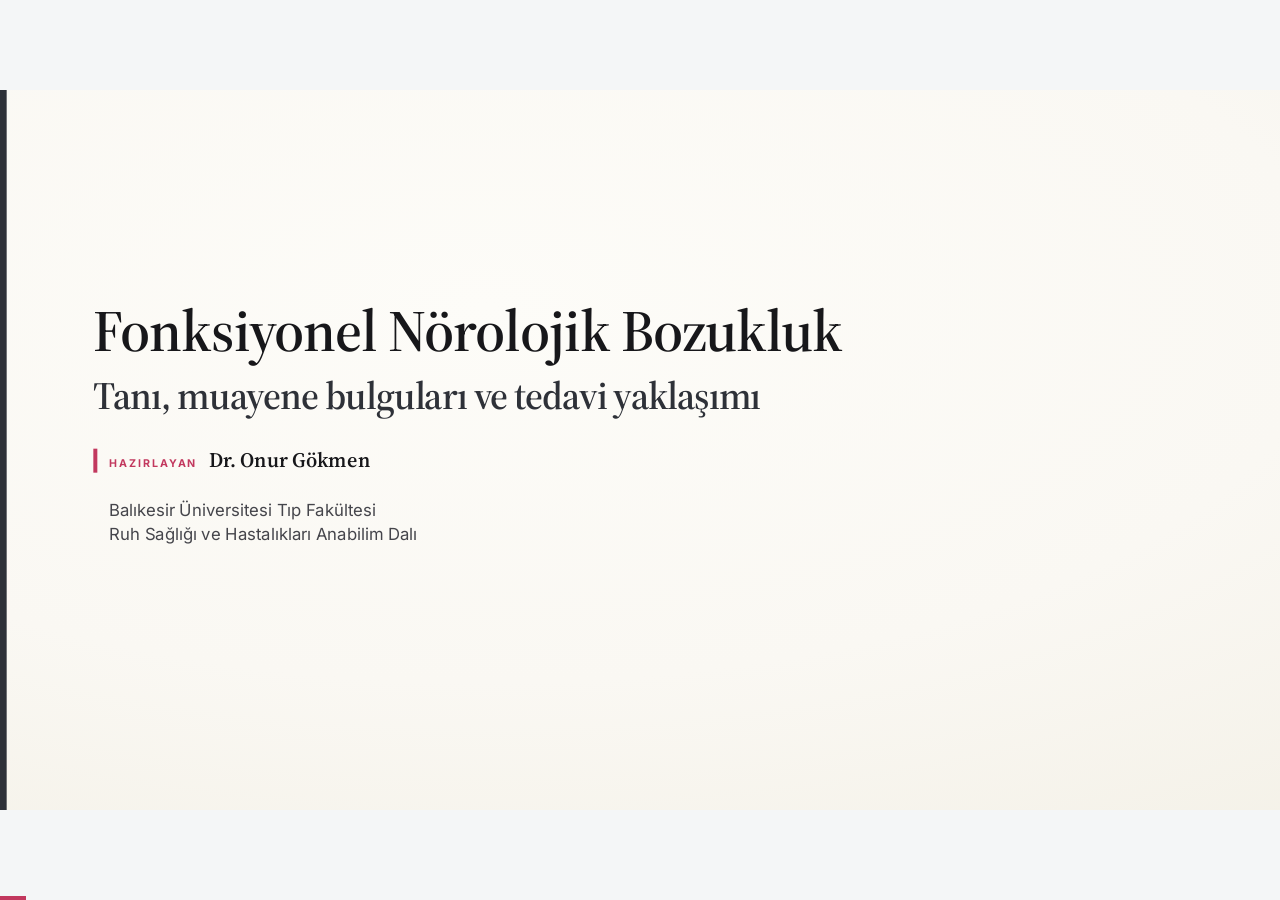
<file: fnb-v2/sunum.html>
<!doctype html>
<html lang="tr" data-font="E" data-theme="antrasit">
<head>
<meta charset="utf-8">
<meta name="viewport" content="width=device-width,initial-scale=1">
<meta name="theme-color" content="#ffffff">
<meta name="author" content="Dr. Onur Gökmen">
<meta name="description" content="Fonksiyonel nörolojik bozukluk: tanı, muayene bulguları ve tedavi yaklaşımı. Hazırlayan: Dr. Onur Gökmen.">
<meta property="og:type" content="website">
<meta property="og:title" content="Fonksiyonel Nörolojik Bozukluk Sunumu">
<meta property="og:description" content="Pozitif muayene bulguları ve uygulamalı klinik değerlendirme — Dr. Onur Gökmen">
<meta name="twitter:card" content="summary">
<meta name="twitter:title" content="Fonksiyonel Nörolojik Bozukluk Sunumu">
<meta name="twitter:description" content="Pozitif muayene bulguları ve uygulamalı klinik değerlendirme — Dr. Onur Gökmen">
<link rel="icon" href="data:,">
<title>Fonksiyonel Nörolojik Bozukluk</title>
<link rel="stylesheet" href="fnb-index-template.css?v=20261024-3">
<style>
:root{--bg:#071222;--panel:#11233a;--panel2:#172e49;--line:#344b65;--text:#f1f6ff;--muted:#bad0e2;--a:#55d6c1;--b:#ffcd79;--c:#a7bdff;--red:#ff9d9d;--shadow:0 26px 90px #02060f80}
*{box-sizing:border-box}html{scroll-behavior:smooth}body{margin:0;background:radial-gradient(ellipse at 87% 0%,#163553 0%,#071222 58%);color:var(--text);font-family:Inter,ui-sans-serif,system-ui,-apple-system,"Segoe UI",Arial,sans-serif;font-size:18px}button,a{font:inherit}button{cursor:pointer}a{color:#8aefe2}.shell{min-height:100vh;max-width:1600px;margin:auto;padding:25px 30px 22px;display:flex;flex-direction:column;gap:15px}.toolbar{display:flex;align-items:center;justify-content:space-between;gap:16px}.identity{display:flex;align-items:center;gap:14px;min-width:0}.logo{width:44px;height:44px;display:grid;place-items:center;background:#18465a;border:1px solid #5cc8c4;border-radius:14px;color:#b7fff0;font-size:24px}.eyebrow{color:#9fc5d4;font-weight:750;letter-spacing:.16em;font-size:11px;text-transform:uppercase}.brand{font-size:14px;font-weight:750;margin-top:2px}.topright{display:flex;align-items:center;gap:9px}.chip{border:1px solid var(--line);border-radius:999px;background:#132840;color:#cfe1ef;padding:7px 11px;font-size:13px}.toolbtn{background:#142a42;color:#dff4ff;border:1px solid #45617d;border-radius:12px;padding:10px 13px;font-size:13px;font-weight:650}.toolbtn:hover,.navbtn:hover{background:#24506d}.progress{height:4px;background:#213a51;border-radius:20px;overflow:hidden}.progress>div{height:100%;width:10%;background:linear-gradient(90deg,#37b9bf,#67e9b9);transition:width .2s}.stage{position:relative;flex:1;min-height:620px;background:linear-gradient(145deg,#0e1e32,#0a1b31 55%,#13283d);border:1px solid #30506d;border-radius:26px;box-shadow:var(--shadow);overflow:hidden}.stage:before{content:"";position:absolute;right:-85px;top:-165px;width:390px;height:390px;border-radius:50%;background:#2c8c9718;pointer-events:none}.slide{display:none;min-height:620px;padding:44px 56px 36px;position:relative}.slide.active{display:flex;flex-direction:column;animation:appear .25s ease}@keyframes appear{from{opacity:.3;transform:translateY(10px)}to{opacity:1;transform:none}}.kicker{font-size:13px;text-transform:uppercase;letter-spacing:.14em;font-weight:800;color:var(--a);margin-bottom:12px}.heading{font-size:clamp(29px,3.7vw,55px);line-height:1.09;letter-spacing:-.036em;font-weight:850;margin:0 0 16px;max-width:1150px}.lead{color:#d2e4f1;font-size:clamp(17px,1.65vw,23px);line-height:1.48;margin:0 0 23px;max-width:1050px}.content{flex:1;display:flex;flex-direction:column;gap:16px}.cols{display:grid;grid-template-columns:1fr 1fr;gap:17px}.cols.wide{grid-template-columns:1.18fr .82fr}.cols.three{grid-template-columns:repeat(3,1fr)}.box{padding:18px 20px;border:1px solid #35546d;background:#152c45b8;border-radius:18px;min-width:0}.box.mint{border-color:#347e7b;background:#153f4b80}.box.gold{border-color:#81643b;background:#49382347}.box.red{border-color:#80555e;background:#4a293c56}.boxtitle{font-size:15px;text-transform:uppercase;letter-spacing:.08em;font-weight:800;color:var(--a);margin:0 0 11px}.box.gold .boxtitle{color:var(--b)}.box.red .boxtitle{color:var(--red)}.big{font-size:25px;line-height:1.4;letter-spacing:-.014em;font-weight:720}.soft{color:var(--muted);line-height:1.5}.small{font-size:14px;line-height:1.46;color:#c1d7e7}.list{margin:0;padding-left:23px;display:grid;gap:9px;line-height:1.42;color:#e2eff9}.list li::marker{color:var(--a)}.label{font-size:12px;letter-spacing:.08em;text-transform:uppercase;color:#a8c5d9;font-weight:800}.meta{display:flex;align-items:center;justify-content:space-between;margin-top:auto;padding-top:16px;color:#b3cbe0;font-size:13px;gap:15px}.meta strong{color:#a9f4e5}.pageNo{font-weight:800;white-space:nowrap}.ref{font-size:12px;color:#9bbbd0}.quote{border-left:4px solid var(--a);padding:15px 21px;background:#1840508c;border-radius:0 16px 16px 0;font-size:clamp(18px,2vw,27px);line-height:1.42}.stat{font-weight:850;font-size:34px;color:#9aeee1}.callout{font-size:17px;background:#153c49;border:1px solid #388080;padding:14px 17px;border-radius:13px;line-height:1.42}.steps{display:grid;gap:12px}.step{display:flex;align-items:flex-start;gap:13px;padding:12px;background:#10253a;border:1px solid #324e68;border-radius:13px}.step b:first-child{display:grid;place-items:center;width:31px;height:31px;flex:0 0 31px;border-radius:9px;background:#245a60;color:#affced}.step div{line-height:1.38}.tag{display:inline-block;padding:5px 9px;border-radius:99px;background:#24505d;color:#c9fff0;font-weight:750;font-size:12px;margin:0 8px 7px 0}.footer{display:flex;justify-content:space-between;gap:12px;align-items:center}.nav{display:flex;gap:10px;align-items:center}.navbtn{color:#eafaff;background:#173249;border:1px solid #4b708a;border-radius:13px;padding:11px 20px;font-weight:800}.navbtn.primary{background:#1d736f;border-color:#399e93}.navbtn:disabled{opacity:.38;cursor:not-allowed}.hint{color:#a2bace;font-size:13px}.speaker{display:none;background:#f1f7f7;color:#12293d;border:1px solid #c8d9e0;border-radius:20px;padding:20px 25px;max-height:37vh;overflow:auto}.speaker.open{display:block}.speaker h3{color:#1b605d;margin:0 0 9px;font-size:17px}.speaker p{font-size:16px;line-height:1.59;margin:8px 0}.speaker .noteonly{color:#486276;font-size:14px}.sourcebox{display:none;position:fixed;inset:0;background:#010814bd;z-index:20;align-items:center;justify-content:center;padding:20px}.sourcebox.open{display:flex}.sourcemodal{background:#10253a;border:1px solid #6797a2;border-radius:24px;padding:30px;max-width:760px;width:100%;box-shadow:var(--shadow)}.sourcemodal h2{margin:0 0 17px}.sourcemodal ol{line-height:1.7;padding-left:25px;font-size:16px}.sourcemodal li{margin-bottom:10px}.sourcemodal a{overflow-wrap:anywhere}.close{float:right}.clinical{width:100%;height:auto;max-height:310px}.illustration{background:#0c2239;border:1px solid #37546d;border-radius:17px;padding:10px}.figurelabel{color:#adc6d8;font-size:12px;margin:6px 0 0;text-align:center}.comparison{border-collapse:collapse;width:100%;font-size:16px}.comparison th{text-align:left;color:#9ef4e7;font-size:14px;text-transform:uppercase;letter-spacing:.05em;padding:9px 11px;border-bottom:1px solid #4c687a}.comparison td{vertical-align:top;padding:11px;border-bottom:1px solid #2b4963;line-height:1.35}.comparison td:first-child{font-weight:700;color:#ecf7ff}.sectioncap{color:#8dc7c6;text-transform:uppercase;letter-spacing:.09em;font-size:12px;font-weight:800}.modelBtns{display:flex;gap:7px;flex-wrap:wrap;margin-bottom:12px}.modelBtns button{border:1px solid #50718c;background:#132f49;color:#d4e5f2;border-radius:10px;padding:7px 11px;font-size:13px;font-weight:750}.modelBtns button.on{color:#031822;background:#81ecd5;border-color:#81ecd5}#waves{width:100%;height:170px;display:block;border-radius:11px;background:#081c32;border:1px solid #36536b}.tworow{display:grid;grid-template-columns:auto 1fr;gap:10px 12px}.bad{color:#ffd4cf}.good{color:#a6f8dc}.tiny{font-size:12px;color:#8cafc5}.reveal{color:#a9eedf;font-weight:800}.keyline{border-top:1px solid #36516b;padding-top:10px;margin-top:2px}.titleGraphic{flex:1;min-height:170px;display:flex;align-items:center;justify-content:center;position:relative}.titleGraphic svg{width:min(920px,100%);height:auto}.sr{position:absolute;width:1px;height:1px;overflow:hidden;clip:rect(0,0,0,0)}
@media(max-width:900px){body{font-size:16px}.shell{padding:10px;gap:10px}.toolbar{gap:6px}.brand{font-size:12px}.topright .chip{display:none}.toolbtn{padding:8px}.stage,.slide{min-height:540px}.slide{padding:25px 24px 22px}.cols,.cols.wide,.cols.three{grid-template-columns:1fr;gap:10px}.heading{font-size:31px}.lead{font-size:17px}.box{padding:14px}.meta{font-size:11px}.comparison{font-size:13px}.comparison th{font-size:12px}.comparison td{padding:7px}.navbtn{padding:10px 12px}.hint{display:none}.slide .content{gap:10px}}@media(max-width:540px){.logo{width:35px;height:35px;font-size:17px}.eyebrow{font-size:9px}.toolbtn{font-size:11px}.slide{padding:20px 17px}.heading{font-size:27px}.lead{font-size:16px}.box{padding:12px}.big{font-size:20px}.list{gap:5px}.steps{gap:7px}.step{padding:8px}.clinical{max-height:170px}.speaker{max-height:45vh}.brand{display:none}}
@media print{body{background:white;color:#0b2238}.shell{display:block;padding:0}.toolbar,.progress,.footer,.speaker,.sourcebox{display:none!important}.stage{border:none;box-shadow:none;background:white}.slide,.slide.active{display:flex!important;break-after:page;page-break-after:always;min-height:96vh;border-bottom:1px solid #cbd5e1;background:#112b42;color:white}.slide .box{print-color-adjust:exact;-webkit-print-color-adjust:exact}a{color:#1a8095}}

:root{--bg:#f4f6f7;--panel:#f8fafb;--panel2:#eef4f5;--line:#d9e3e7;--text:#16313e;--muted:#526c79;--a:#007269;--b:#946c2e;--c:#456b8d;--red:#a74d44;--shadow:0 2px 12px #19374712}
body{background:#f4f6f7;color:#16313e;font-family:Arial,Helvetica,sans-serif}.logo{color:#006e65;background:#e5f1ee;font-size:14px;font-weight:800;border:0;border-left:3px solid #00786c;border-radius:2px}.brand{color:#24404d}.eyebrow{color:#6e818e}.chip,.toolbtn,.navbtn{background:white;color:#2b4d5c;border:1px solid #c5d6dc;border-radius:3px}.navbtn.primary{background:#00736a;color:white;border-color:#00736a}.progress{background:#dce6e8;height:3px}.progress>div{background:#00766d}
.stage{background:white;border:1px solid #e1e7ea;border-radius:2px;box-shadow:var(--shadow)}.stage:before{display:none}.slide{background:#fff;color:#17323f}.heading{color:#163441;letter-spacing:-.02em}.heading span[style]{color:#00766c!important}.kicker{color:#007c71}.lead{color:#4a6573}
.box,.box.mint,.box.gold,.box.red{background:#fafbfc;color:#283f4d;border:1px solid #dde6e9;border-left:3px solid #8dadb4;border-radius:2px}.box.mint{background:#f2f9f7;border-left-color:#008477}.box.gold{background:#fcfaf6;border-left-color:#b18a45}.box.red{background:#fcf8f8;border-left-color:#b66d65}
.boxtitle,.box .boxtitle{color:#00736c;font-size:13px}.box.gold .boxtitle{color:#956923}.box.red .boxtitle{color:#a64c44}.big{color:#1c3845}.soft,.small{color:#58707d}.list{color:#2b4451}.list li::marker{color:#007b72}.label{color:#53707d}.meta{border-top:1px solid #e2e9ec;color:#647988}.meta strong{color:#006e65}.ref{color:#6b8090}
.callout{background:#f0f7f5;border:0;border-left:4px solid #007a70;border-radius:0;color:#204841}.quote{background:#f0f7f5;border-left:4px solid #007a70;border-radius:0;color:#214c48}.step{background:white;color:#274353;border:1px solid #e0e7eb;border-radius:2px}.step b:first-child{background:#e4f2ef;color:#00756c;border-radius:2px}.tag{background:#e4f2ef;color:#006f66;border-radius:2px}
.comparison th{color:#006f67;border-bottom:2px solid #bbd8d3}.comparison td{color:#2a4552;border-bottom:1px solid #e2e9eb}.illustration{background:#f8fafb;border:1px solid #dfe8eb;border-radius:2px}.figurelabel,.tiny{color:#5d7481}.sectioncap{color:#007268}.bad{color:#a4443c}.good{color:#006f65}
.modelBtns button{background:white;color:#305668;border:1px solid #bbd0d5;border-radius:2px}.modelBtns button.on{background:#00786e;color:white;border-color:#00786e}#waves{background:#f9fcfc;border-color:#dde7eb;border-radius:2px}.sourcebox{background:#203647ac}.sourcemodal{background:white;color:#233f4c;border-color:#d7e3e6;border-radius:3px}.sourcemodal h2{color:#153d4b}
.titleGraphic{flex:1;display:flex;align-items:center}.introgrid{width:100%;display:grid;grid-template-columns:repeat(3,1fr);border-top:1px solid #d9e3e6;border-bottom:1px solid #d9e3e6}.introgrid>div{padding:22px 14px;display:flex;flex-direction:column;gap:9px}.introgrid>div+div{border-left:1px solid #e1e9ec;padding-left:23px}.introgrid small{color:#00746b;font-weight:800}.introgrid strong{color:#183a49;font-size:21px}.introgrid span{color:#627b87;font-size:14px}
.speaker,.notes{display:none!important}
@media(max-width:550px){.introgrid>div{padding:12px 4px}.introgrid>div+div{padding-left:7px}.introgrid strong{font-size:13px}.introgrid span{font-size:11px}}
@media print{body{background:white}.toolbar,.progress,.footer,.sourcebox{display:none!important}.shell{padding:0;display:block}.stage{border:0;box-shadow:none}.slide,.slide.active{display:flex!important;min-height:97vh;page-break-after:always;break-after:page;background:white;color:#17313f;-webkit-print-color-adjust:exact;print-color-adjust:exact}}
</style>
<style id="nr-extra">
/* sade sunum görünümü */
#stage .kicker{display:none!important}
#stage .slide:not(.cover):not(.nr-end) .heading{font-size:56px!important;line-height:1.1!important;padding-bottom:18px!important;margin-bottom:30px!important;border-bottom:3px solid var(--forest)!important;max-width:none!important}
#stage .heading span[style]{color:inherit!important}
#stage .box,#stage .box.mint,#stage .box.gold,#stage .box.red{background:transparent!important;border:0!important;box-shadow:none!important;padding:0!important}
#stage .boxtitle,#stage .box .boxtitle{font:600 29px/1.2 var(--serif)!important;letter-spacing:0!important;text-transform:none!important;color:var(--forest)!important;margin:0 0 14px!important;padding-bottom:8px;border-bottom:1px solid var(--rule-2)}
#stage .box.gold .boxtitle,#stage .box.red .boxtitle{color:var(--forest)!important}
#stage .step{background:transparent!important;border:0!important;padding:7px 0!important;font-size:25px!important}
#stage .step b:first-child{background:transparent!important;color:var(--brass)!important;border:2px solid var(--brass)!important;width:34px!important;height:34px!important;flex-basis:34px!important}
#stage .callout,#stage .nr-note{font:400 24px/1.4 var(--sans)!important;background:transparent!important;border:0!important;border-left:4px solid var(--brass)!important;padding:4px 0 4px 18px!important;color:var(--ink-2)!important;margin:0}
#stage .meta{border-top:1px solid var(--rule-2)!important;justify-content:flex-start!important;padding-top:12px!important}
#stage .meta .ref{text-align:left!important;font:400 16px/1.3 var(--sans)!important;font-style:italic}
#stage .tag{border-width:1px!important;font-weight:500!important}
#stage .examFigure,#stage .examVideoFigure{box-shadow:none!important;border-width:1px!important}
.el{margin:0;padding-left:34px;display:grid;gap:16px;font:400 31px/1.36 var(--sans);color:var(--ink)}
.el>li::marker{color:var(--brass)}
.el ul{margin:8px 0 0;padding-left:30px;display:grid;gap:6px;font-size:25px;color:var(--ink-2);list-style:'–  '}
.nr-case .el{font-size:27px;gap:14px}.nr-case .el ul{font-size:23px}
.nr-side{display:flex;flex-direction:column;gap:16px}
.cover{justify-content:center!important;padding-top:0!important}
.cover h1.heading{margin-bottom:46px!important}
.nr-inst{font:400 25px/1.45 var(--sans);color:var(--ink-2);margin:26px 0 0;padding-left:24px}
.nr-end{justify-content:center!important;align-items:center;text-align:center}
.nr-end .heading{font-size:84px!important;border:0!important}
.nr-refs{columns:2;column-gap:60px;margin:0;padding-left:30px;font:400 20px/1.5 var(--sans);color:var(--ink-2)}
.nr-refs li{break-inside:avoid;margin-bottom:5px}
.nr-tbl{width:100%;border-collapse:collapse;font:400 20px/1.36 var(--sans);color:var(--ink-2);background:transparent;border-top:2px solid var(--ink);border-bottom:2px solid var(--ink)}
.nr-tbl th{font:600 18px/1.25 var(--sans);text-align:left;color:var(--ink);padding:11px 14px;border-bottom:1px solid var(--ink)}
.nr-tbl td{padding:10px 14px;border-top:1px solid var(--rule);vertical-align:top}
.nr-tbl td strong{color:var(--ink)}
.nr-tbl a{color:var(--brass)}
.nr-vgrid{display:grid;grid-template-columns:repeat(3,1fr);gap:22px}
.nr-vgrid.four{grid-template-columns:repeat(4,1fr);gap:16px}
.nr-vgrid.two{grid-template-columns:1fr 1fr;gap:16px}
.nr-vcard{display:flex;flex-direction:column;min-width:0}
.nr-vframe{position:relative;aspect-ratio:16/9;background:#111;overflow:hidden;display:grid;place-items:center}
.nr-vframe img{position:absolute;inset:0;width:100%;height:100%;object-fit:cover;opacity:.85}
.nr-vframe iframe{position:absolute;inset:0;width:100%;height:100%;border:0}
.nr-vnum{display:none}
.nr-vbtn{position:relative;z-index:2;border:0;border-radius:6px;padding:12px 18px;background:#000a;color:#fff;font:600 17px/1 var(--sans);cursor:pointer;border:1px solid #fff8}
.nr-vbtn:hover{background:var(--brass)}
.nr-vcap{font:600 20px/1.3 var(--sans);color:var(--ink);padding:10px 0 2px}
.nr-vgrid.four .nr-vcap,.nr-vgrid.two .nr-vcap{font-size:18px}
.nr-vlook{font:400 17px/1.38 var(--sans);color:var(--ink-2)}
.nr-vsrc{font:400 13px/1.3 var(--sans);color:var(--ink-3);padding-top:4px}
.nr-vsrc a{color:var(--ink-3);white-space:nowrap}
.nr-bars{display:flex;align-items:flex-end;gap:18px;height:270px;padding:10px 6px 0;border-bottom:2px solid var(--ink)}
.nr-bar{flex:1;display:flex;flex-direction:column;align-items:center;justify-content:flex-end;gap:6px}
.nr-barfill{width:100%;background:var(--forest);display:flex;justify-content:center;align-items:flex-start;min-height:26px}
.nr-barfill b{color:#fff;font:700 18px/1 var(--sans);padding-top:5px}
.nr-bar span{font:600 16px/1.1 var(--sans);color:var(--ink)}
.nr-bar small{font:400 13px/1 var(--sans);color:var(--ink-3)}
.nr-flow{display:flex;align-items:stretch;gap:10px}
.nr-node{flex:1;border:1px solid var(--rule-2);padding:14px 16px;display:flex;flex-direction:column;gap:8px;background:#fff}
.nr-node strong{font:600 22px/1.2 var(--serif);color:var(--ink)}
.nr-node span{font:400 17px/1.35 var(--sans);color:var(--ink-2)}
.nr-arrow{display:grid;place-items:center;font:400 28px/1 var(--sans);color:var(--ink-3)}
.nr-links{display:flex;flex-direction:column;gap:14px}
.nr-link{display:block;text-decoration:none;padding:0 0 10px;border-bottom:1px solid var(--rule)}
.nr-link b{display:block;font:600 20px/1.3 var(--sans);color:var(--ink)}
.nr-link span{display:block;font:400 15px/1.3 var(--sans);color:var(--ink-3);margin-top:3px}
.nr-say{display:flex;flex-direction:column;gap:12px}
.nr-say>div{display:flex;flex-direction:column;gap:4px;padding-bottom:10px;border-bottom:1px solid var(--rule)}
.nr-say s{font:400 19px/1.35 var(--sans);color:var(--ink-3)}
.nr-say span{font:500 21px/1.35 var(--sans);color:var(--ink)}
.nr-reveal{margin-top:10px;border:1px solid var(--ink-3);background:transparent;color:var(--ink-2);font:500 15px/1 var(--sans);padding:9px 13px;cursor:pointer}
.nr-ans{margin-top:10px;padding:4px 0 4px 16px;border-left:4px solid var(--forest);font:400 19px/1.4 var(--sans);color:var(--ink)}
@media print{.nr-ans[hidden]{display:block!important}.nr-reveal,.nr-vbtn{display:none!important}}
.nr-vwide{grid-template-columns:.82fr 1.18fr!important}
.nr-vgrid.two.below{max-width:1340px;gap:28px;margin-top:6px}
.nr-vgrid.two.below .nr-vcap{font-size:20px}
#stage .nr-note{margin-top:16px!important}
#stage .examFigure{background:transparent!important;border:0!important;justify-content:flex-start!important}
#stage .examFigure img{background:transparent!important}
#stage .examFigure figcaption,#stage .examFigure small{padding-left:0!important}

</style>
</head>
<body>
<div class="shell">
<header class="toolbar">
 <div class="identity"><div class="logo" aria-hidden="true">FNB</div><div><div class="eyebrow">Sunum</div><div class="brand">Fonksiyonel Nörolojik Bozukluk</div></div></div>
 <div class="topright"><span class="chip">50 slayt</span><button class="toolbtn" id="sourcesBtn" title="Kaynakları göster">Kaynaklar</button><button class="toolbtn" id="fullBtn" title="F tuşu">⛶ Tam ekran</button></div>
</header>
<div class="progress" aria-label="Sunum ilerlemesi"><div id="progressBar"></div></div>
<main class="stage" id="stage">
<section class="slide cover active" data-time="0:45">
<h1 class="heading">Fonksiyonel Nörolojik Bozukluk<br><span>Tanı, muayene bulguları ve tedavi yaklaşımı</span></h1>
<div class="coverAuthor"><span>Hazırlayan</span><strong>Dr. Onur Gökmen</strong></div>
<p class="nr-inst">Balıkesir Üniversitesi Tıp Fakültesi<br>Ruh Sağlığı ve Hastalıkları Anabilim Dalı</p>
</section>

<section class="slide" data-time="0:30">
<h2 class="heading">Sunum Planı</h2>
<div class="content"><ul class="el"><li>Tanım, tarihçe ve tanı ölçütleri</li><li>Epidemiyoloji, etiyoloji ve patofizyoloji</li><li>Muayenede pozitif bulgular<ul><li>Fonksiyonel güçsüzlük</li><li>Fonksiyonel tremor ve diğer hareket bozuklukları</li><li>Yürüme bozukluğu ve duyu bulguları</li></ul></li><li>Fonksiyonel (dissosiyatif) nöbetler</li><li>Ayırıcı tanı ve uyarıcı bulgular</li><li>Tanının hastaya açıklanması ve tedavi</li><li>Olgu örnekleri</li></ul></div>
<div class="meta"><span class="ref"></span></div>
</section>

<section class="slide" data-time="1:00">
<h2 class="heading">Tarihçe</h2>
<div class="content"><ul class="el"><li><strong>1880’ler:</strong> Charcot, Salpêtrière’de histeriyi nörolojik bir hastalık olarak inceledi</li><li><strong>1895:</strong> Breuer ve Freud, “Histeri Üzerine Çalışmalar”; konversiyon kavramı</li><li><strong>1908:</strong> Charles F. Hoover, kendi adıyla anılan bulguyu tanımladı</li><li><strong>1980:</strong> DSM-III ile “konversiyon bozukluğu” tanısı</li><li><strong>2013:</strong> DSM-5; psikolojik stresör ölçütü kaldırıldı, tanı pozitif muayene bulgularına dayandırıldı</li><li><strong>2019:</strong> ICD-11; “dissosiyatif nörolojik semptom bozukluğu”</li></ul></div>
<div class="meta"><span class="ref">Stone ve ark., Clin Med 2021</span></div>
</section>

<section class="slide" data-time="1:15">
<h2 class="heading">Tanım ve Terminoloji</h2>
<div class="content"><table class="nr-tbl "><thead><tr><th>Terim</th><th>Bağlam</th><th>Klinikte nasıl kullanmalı</th></tr></thead><tbody><tr><td>Histeri · konversiyon</td><td>Tarihsel; psikanalitik köken</td><td>Mekanizma varsayımı taşıdığı için tanı adı olarak <strong>kullanılmaz</strong>; eski kayıtları okurken bilin</td></tr><tr><td>“Psikojenik”, “organik olmayan”</td><td>Eski nöroloji dili</td><td>Hastayı damgalar; “organik” karşıtlığı yanlış ikilem kurar</td></tr><tr><td>Fonksiyonel nörolojik semptom bozukluğu (konversiyon bozukluğu)</td><td>DSM-5-TR</td><td>Klinik bulgular semptomla bilinen nörolojik durumlar arasındaki <strong>uyumsuzluğu</strong> gösterir; psikolojik stresör zorunlu değildir</td></tr><tr><td>Dissosiyatif nörolojik semptom bozukluğu</td><td>ICD-11</td><td>Dissosiyatif bozukluklar altında sınıflanır; aynı klinik tablo</td></tr><tr><td><strong>Fonksiyonel nörolojik bozukluk (FNB / FND)</strong></td><td>Klinik ve araştırma dilinde şemsiye</td><td>Hastaya da söylenebilen, mekanizma varsaymayan terim</td></tr><tr><td>Fonksiyonel (dissosiyatif) nöbet</td><td>PNES / “psikojenik non-epileptik nöbet” yerine</td><td>Epileptik olmayan, fonksiyonel nöbet alt tipi</td></tr></tbody></table><div class="callout">FNB istemli üretilmez. Yapay bozukluk (factitious) ve temaruz (malingering) ayrı kavramlardır ve ayrı tanı gerektirir.</div></div>
<div class="meta"><span class="ref">DSM-5-TR · ICD-11 · Stone 2021</span></div>
</section>

<section class="slide" data-time="1:00">
<h2 class="heading">Tanı Ölçütleri (DSM-5-TR)</h2>
<div class="content"><ul class="el"><li><strong>A.</strong> İstemli motor ya da duyu işlevlerinde değişiklik gösteren bir veya daha fazla belirti</li><li><strong>B.</strong> Klinik bulgular, belirti ile bilinen nörolojik ya da tıbbi durumlar arasındaki <strong>uyumsuzluğu</strong> gösterir</li><li><strong>C.</strong> Belirti başka bir tıbbi ya da ruhsal bozuklukla daha iyi açıklanamaz</li><li><strong>D.</strong> Belirgin sıkıntıya ya da işlevsellikte bozulmaya yol açar veya tıbbi değerlendirme gerektirir</li><li>Belirleyiciler<ul><li>Belirti türü: güçsüzlük/felç, anormal hareket, yutma, konuşma, nöbet, duyu kaybı, özel duyu, karma</li><li>Akut epizod (6 aydan kısa) ya da süregen</li><li>Psikolojik stresör eşlik ediyor ya da etmiyor</li></ul></li></ul></div>
<div class="meta"><span class="ref">Amerikan Psikiyatri Birliği, DSM-5-TR, 2022</span></div>
</section>

<section class="slide" data-time="1:15">
<h2 class="heading">Epidemiyoloji</h2>
<div class="content"><ul class="el"><li>Nöroloji polikliniğine yeni başvurularda en sık ikinci tanı grubu<ul><li>İskoçya, 3781 hasta: baş ağrısı %19, <strong>fonksiyonel ve psikolojik belirtiler %16</strong>, epilepsi %14</li></ul></li><li>İnme ünitesine yatışların <strong>%8,4</strong>’ü fonksiyonel inme taklidi<ul><li>Londra, 1165 yatış; ortalama yaş 49 (inmede 71), %63 kadın</li><li>En sık başvuru: güçsüzlük ve konuşma bozukluğu</li></ul></li><li>Kadınlarda daha sık; her yaşta görülebilir</li><li>Yapısal nörolojik hastalıkla birlikte bulunabilir</li></ul></div>
<div class="meta"><span class="ref">Stone ve ark., Clin Neurol Neurosurg 2010 · Gargalas ve ark., JNNP 2017</span></div>
</section>

<section class="slide" data-time="1:15">
<h2 class="heading">Tanının Güvenilirliği</h2>
<div class="cols wide content"><div class="box"><div class="boxtitle">Yanlış tanı oranları</div><ul class="list">

<li>Konversiyon tanısı alanlarda sonradan başka hastalık çıkma oranı <strong>1970’lerden beri ortalama %4</strong></li>
<li>Veri: 27 çalışma · 1466 hasta · ortanca izlem 5 yıl</li>
<li>Düşüş, tanısal doğruluktaki artıştan çok <strong>çalışma kalitesindeki artışa</strong> bağlanmıştır; BT’nin yaygınlaşması tek başına açıklamaz</li></ul>
<p class="nr-note">İzlemde yeni bulgu ortaya çıkarsa tanı yeniden değerlendirilmelidir.</p></div>
<div class="box mint"><div class="boxtitle">Yanlış tanı oranı (%, ortalama)</div><div class="nr-bars"><div class="nr-bar"><div class="nr-barfill" style="height:203px"><b>%29</b></div><span>1950’ler</span><small>GA 23–36</small></div><div class="nr-bar"><div class="nr-barfill" style="height:119px"><b>%17</b></div><span>1960’lar</span><small>GA 12–24</small></div><div class="nr-bar"><div class="nr-barfill" style="height:28px"><b>%4</b></div><span>1970’ler</span><small>GA 2–7</small></div><div class="nr-bar"><div class="nr-barfill" style="height:28px"><b>%4</b></div><span>1980’ler</span><small>GA 2–6</small></div><div class="nr-bar"><div class="nr-barfill" style="height:28px"><b>%4</b></div><span>1990’lar</span><small>GA 2–6</small></div></div><div class="tiny">Stone ve ark. BMJ 2005 · çubuklar ortalamayı, GA %95 güven aralığını gösterir.</div></div></div>
<div class="meta"><span class="ref">BMJ 2005 · J Neurol 2025</span></div>
</section>

<section class="slide" data-time="1:00">
<h2 class="heading">Etiyoloji</h2>
<div class="content"><table class="nr-tbl "><thead><tr><th>Yatkınlaştırıcı etkenler</th><th>Tetikleyici etkenler</th><th>Sürdürücü etkenler</th></tr></thead><tbody><tr><td><ul class="list" style="font-size:20px"><li>Eşlik eden nörolojik hastalık</li><li>Çocukluk dönemi olumsuz yaşantıları (herkeste yok)</li><li>Anksiyete, depresyon, dissosiyasyon eğilimi</li><li>Ağrı ve yorgunluk yatkınlığı</li></ul></td><td><ul class="list" style="font-size:20px"><li>Fiziksel hasar, enfeksiyon, ameliyat</li><li>Panik atağı veya dissosiyatif epizod</li><li>Migren, uyku yoksunluğu, ilaç etkisi</li><li><strong>Psikolojik stresör olmayabilir</strong></li></ul></td><td><ul class="list" style="font-size:20px"><li>Hastalık inançları ve belirsizlik</li><li>Vücuda öz-odaklı dikkat, kaçınma</li><li>Çelişkili tanılar ve açıklama eksikliği</li><li>Gereksiz tetkik/ilaç, sosyal ve ekonomik yük</li></ul></td></tr></tbody></table><div class="callout">Sürdürücü etkenler değiştirilebilir; tedavi öncelikle bu etkenlere yönelir.</div></div>
<div class="meta"><span class="ref">Stone 2021 · Hallett Lancet Neurol 2022</span></div>
</section>

<section class="slide" data-time="1:15">
<h2 class="heading">Patofizyoloji</h2>
<div class="content"><div class="nr-flow">
<div class="nr-node mint"><strong>Önceki beklentiler</strong><span>“Bacağım çalışmıyor” gibi güçlü içsel tahmin (prior)</span></div><div class="nr-arrow">+</div>
<div class="nr-node mint"><strong>Öz-odaklı dikkat</strong><span>Vücuda yönelince tahminin ağırlığı artar</span></div><div class="nr-arrow">→</div>
<div class="nr-node"><strong>Duyusal kanıtın etkisi azalır</strong><span>Hareket ve duyu kanıtı tahmini düzeltemez</span></div><div class="nr-arrow">→</div>
<div class="nr-node gold"><strong>Eylem duygusu bozulur</strong><span>Hareket “benden bağımsız” yaşanır (ajans)</span></div><div class="nr-arrow">→</div>
<div class="nr-node red"><strong>Fonksiyonel semptom</strong><span>Güçsüzlük, tremor, nöbet, duyu</span></div></div>
<div class="cols"><div class="box"><div class="boxtitle">Muayeneye yansıması</div><ul class="list"><li>Dikkat başka göreve kayınca <strong>tahminin ağırlığı düşer</strong>; Hoover, entrainment ve dikkat dağıtma bu yüzden çalışır</li><li>Bulgu, istemli ve otomatik motor kontrol arasındaki farkı gösterir; temaruzu değil</li></ul></div>
<div class="box gold"><div class="boxtitle">Sınırlılıklar</div><ul class="list"><li>Bayesçi/tahmin-kodlama modeli bir <strong>hipotezdir</strong>; tek başına tanı testi vermez</li><li>Görüntüleme bulguları (limbik, TPJ, SMA) grup düzeyindedir; <strong>bireysel tanıda kullanılmaz</strong></li></ul></div></div></div>
<div class="meta"><span class="ref">Edwards Brain 2012 · Hallett Lancet Neurol 2022</span></div>
</section>

<section class="slide" data-time="0:40">
<h2 class="heading">Olgu</h2>
<div class="cols wide content"><div class="box"><div class="boxtitle">Örnek olgu · Kurgusal</div><div class="big">28 yaşında hasta, 3 gündür sol bacakta güçsüzlük tarifliyor.</div><ul class="list" style="margin-top:16px"><li>Yatakta sol kalça ekstansiyonunda belirgin zorlanma</li><li>Muayenenin farklı anlarında sol bacağın hareketi değişken</li><li>İlk değerlendirmede yeni akut lezyon saptanmamış</li></ul></div><div class="box mint"><div class="boxtitle">Neyi sormalıyız?</div><p class="big">“Bu bulgu nasıl oluşuyor ve muayenede tekrar gösterilebilir mi?”</p><p class="soft">Yalnızca “MR normal mi?” sorusu fonksiyonel tanı için yeterli değildir.</p><div class="tag">Pozitif bulgu</div><div class="tag">Uyumlu klinik</div><div class="tag">Güvenlik değerlendirmesi</div></div></div>
<div class="meta"><span class="ref">Stone et al. · 2021</span></div>

</section>

<section class="slide" data-time="1:00">
<h2 class="heading">Tanıda Temel İlkeler</h2>
<div class="cols three content"><div class="box mint"><div class="boxtitle">1 · İç tutarsızlık</div><p class="big" style="font-size:22px">Aynı hareket, farklı görevde farklı.</p><p class="soft">İstemli ve otomatik aktivasyon arasında anlamlı fark: Hoover, kalça abdüksiyonu, tremorda entrainment. Gözlenir ve <strong>tekrarlanır</strong>.</p></div>
<div class="box mint"><div class="boxtitle">2 · Uyumsuzluk</div><p class="big" style="font-size:22px">Tek bir nöroanatomik örüntüye uymaz.</p><p class="soft">Dağılım, refleks, tonus ve eşlik eden bulgular beklenen sendromla çelişir. Tek başına “atipik” olması tanı koydurmaz.</p></div>
<div class="box gold"><div class="boxtitle">3 · Birlikte bulunma</div><p class="big" style="font-size:22px">FNB + yapısal hastalık.</p><p class="soft">MS, epilepsi, Parkinson, inme sonrası ve FNB aynı kişide olabilir. Pozitif bulgu eşlik eden hastalığı dışlamaz.</p></div></div>
<div class="callout">Tanı, birden fazla pozitif bulgunun klinik tabloyla birlikte değerlendirilmesiyle konur. Tek bulgu yeterli değildir; bulgunun olmaması da FNB’yi dışlamaz.</div>
<div class="meta"><span class="ref">BMJ 2020 · JAMA Neurol 2018 · DSM-5-TR</span></div>
</section>

<section class="slide" data-time="0:45">
<h2 class="heading">Belirtilere Göre Pozitif Bulgular</h2>
<div class="content"><table class="nr-tbl "><thead><tr><th>Belirti</th><th>Başlıca pozitif bulgular</th></tr></thead><tbody><tr><td><strong>Güçsüzlük</strong></td><td>Hoover bulgusu, kalça abdüksiyon bulgusu, Spinal Injuries Center testi, parmak abdüksiyon bulgusu, boşalma tarzı güçsüzlük, pronasyonsuz kol düşmesi</td></tr><tr><td><strong>Tremor</strong></td><td>Entrainment, çelinebilirlik, frekans ve yön değişkenliği, koherens</td></tr><tr><td><strong>Yürüme bozukluğu</strong></td><td>Göreve göre değişkenlik, dizlerde boşalma olmasına karşın düşmeme, bacağı sürükleme, sandalye testi</td></tr><tr><td><strong>Distoni, miyoklonus</strong></td><td>Ani başlangıç, sabit postür, çelinebilirlik; EEG-EMG ile hazırlık potansiyeli</td></tr><tr><td><strong>Nöbet</strong></td><td>Uzun süre, gözlerin kapalı olması, asenkron hareketler; video-EEG</td></tr><tr><td><strong>Duyu</strong></td><td>Orta hatta keskin sınır, dermatoma uymayan dağılım (özgüllüğü düşük)</td></tr></tbody></table></div>
<div class="meta"><span class="ref">Dolbow ve ark., J Neurol 2025 · Edwards ve ark., Clin Neurophysiol Pract 2024</span></div>
</section>

<section class="slide" data-time="1:30">
<h2 class="heading">Hoover Bulgusu</h2>
<div class="cols wide content"><figure class="examFigure">
<img src="assets/exam/hoover-test.jpg" alt="Hoover testinin başlangıç değerlendirmesi ve iki test aşaması" loading="eager">
<figcaption><strong>A:</strong> başlangıç ekstansiyonu · <strong>B:</strong> sağlam bacak fleksiyonu sırasında zayıf topuk basısı · <strong>C:</strong> zayıf bacak fleksiyonu sırasında karşı topuk basısı</figcaption>
<small>Kaynak: Dolbow ve ark., J Neurol 2025 · CC BY 4.0</small>
</figure><div class="steps">
<div class="step"><b>1</b><div><strong>Başlangıç:</strong> Hasta sırtüstü. Her iki topuğun altına elinizi yerleştirin; ağrı ve hareket açıklığını kontrol edin.</div></div>
<div class="step"><b>2</b><div><strong>Doğrudan görev:</strong> “Sol topuğunuzu yatağa bastırın.” Sol kalça ekstansiyon basısını değerlendirin.</div></div>
<div class="step"><b>3</b><div><strong>Otomatik görev:</strong> “Şimdi sağ dizinizi karnınıza doğru kaldırın, ben karşı koyacağım.” Sağ kalça fleksiyonuna direnç verirken sol topuktaki basıyı hissedin.</div></div>
<div class="step"><b>✓</b><div><strong>Pozitif bulgu:</strong> Sol topuğun doğrudan istemli basısı zayıfken, karşı kalça fleksiyonu sırasında belirgin güçlenmesi.</div></div></div></div>
<div class="callout">İki koşulda <strong>aynı sol kalça ekstansiyonunu</strong> karşılaştırıyoruz. Ağrı, ihmal, apraksi ve yetersiz karşı taraf aktivasyonu yorumlamayı güçleştirebilir.</div>
<div class="meta"><span class="ref">J Neurol 2025 · Clin Med 2021</span></div>

</section>

<section class="slide" data-time="0:45" data-extra="no">
<h2 class="heading">Hoover Bulgusunun Yorumlanması</h2>
<div class="content"><div class="cols wide"><div class="box "><div class="boxtitle">Standart uygulama</div><div class="steps"><div class="step"><b>1</b><div>Sırtüstü hastada her iki kalçanın <strong>doğrudan ekstansiyon gücünü</strong> topuk altından ayrı ayrı değerlendirin.</div></div><div class="step"><b>2</b><div><strong>Test 1:</strong> Sağlam bacağın kalçasını dirençle fleksiyona getirmesini isteyin. Zayıf taraftaki topuk basısı artıyor mu?</div></div><div class="step"><b>3</b><div><strong>Test 2:</strong> Zayıf tarafta dirençli kalça fleksiyonu isteyin. Sağlam topuktaki beklenen ekstansiyon basısı azalıyor mu?</div></div><div class="step"><b>4</b><div>İki durumu başlangıç basısıyla karşılaştırın. <strong>İstemli/otomatik güç farkı</strong> fonksiyonel güçsüzlüğü destekler.</div></div></div></div>
 <div class="box gold"><div class="boxtitle">Testin sınırları</div><p class="big">Test 1 veya test 2 pozitif olabilir.</p><p class="soft">Ağrı, ihmal, iki taraflı parezi ve karşı bacakta yeterli güç olmaması yorumlamayı sınırlar. Prospektif doğrulama örneklemleri küçüktür.</p></div></div></div>
<div class="meta"><span class="ref">Dolbow ve ark., J Neurol 2025</span></div>
</section>

<section class="slide" data-time="3:00">
<h2 class="heading">Hoover ve Kalça Abdüksiyon Bulgusu: Video</h2>
<div class="content"><div class="nr-vgrid"><div class="nr-vcard"><div class="nr-vframe" data-title="Hoover bulgusu" data-src="https://www.youtube-nocookie.com/embed/ylQ_CF8XWnk?rel=0"><img alt="" src="https://i.ytimg.com/vi/ylQ_CF8XWnk/hqdefault.jpg" onerror="this.remove()"><button class="nr-vbtn" data-nr-play type="button">▶ Videoyu oynat</button></div><div class="nr-vcap">Hoover bulgusu</div><div class="nr-vlook">Sağ kol ve bacakta fonksiyonel güçsüzlüğü olan hastanın muayenesi</div><div class="nr-vsrc">Jon Stone, neurosymptoms.org · <a href="https://neurosymptoms.org/en/symptoms/fnd-symptoms/functional-limb-weakness/" target="_blank" rel="noopener">↗ Kaynağında aç</a></div></div><div class="nr-vcard"><div class="nr-vframe" data-title="Kalça abdüksiyon bulgusu" data-src="https://www.youtube-nocookie.com/embed/tT0eGTgJRQI?rel=0"><img alt="" src="https://i.ytimg.com/vi/tT0eGTgJRQI/hqdefault.jpg" onerror="this.remove()"><button class="nr-vbtn" data-nr-play type="button">▶ Videoyu oynat</button></div><div class="nr-vcap">Kalça abdüksiyon bulgusu</div><div class="nr-vlook">Fonksiyonel bacak güçsüzlüğünde kalça abdüksiyon bulgusu</div><div class="nr-vsrc">Jon Stone, neurosymptoms.org · <a href="https://neurosymptoms.org/en/symptoms/fnd-symptoms/functional-limb-weakness/" target="_blank" rel="noopener">↗ Kaynağında aç</a></div></div><div class="nr-vcard"><div class="nr-vframe" data-title="Hoover bulgusu: uygulama" data-src="https://www.youtube-nocookie.com/embed/UIr4VFVSSlE?rel=0"><img alt="" src="https://i.ytimg.com/vi/UIr4VFVSSlE/hqdefault.jpg" onerror="this.remove()"><button class="nr-vbtn" data-nr-play type="button">▶ Videoyu oynat</button></div><div class="nr-vcap">Hoover bulgusu: uygulama</div><div class="nr-vlook">Muayenenin basamakları ve el yerleşimi</div><div class="nr-vsrc">Collins Medical Concepts · <a href="https://www.youtube.com/watch?v=UIr4VFVSSlE" target="_blank" rel="noopener">↗ Kaynağında aç</a></div></div></div></div>
<div class="meta"><span class="ref">neurosymptoms.org</span></div>
</section>

<section class="slide" data-time="0:45">
<h2 class="heading">Kalça Abdüksiyon Bulgusu</h2>
<div class="cols wide content"><div class="steps">
<div class="step"><b>1</b><div><strong>Sırtüstü:</strong> Kalçalar uygun nötral konumda; zayıf bacağın abdüksiyonunu hafif dirence karşı test edin.</div></div>
<div class="step"><b>2</b><div><strong>Karşılaştırma:</strong> Şimdi güçlü tarafta kalça abdüksiyonunu dirence karşı isteyin.</div></div>
<div class="step"><b>3</b><div><strong>Gözlem:</strong> Bu sırada zayıf tarafta otomatik kalça abdüksiyonunun belirginleşip belirginleşmediğini değerlendirin.</div></div>
<div class="step"><b>✓</b><div><strong>Yorum:</strong> Aynı kas grubunda doğrudan ve eşlik eden otomatik performans arasında tutarlı fark olması FNB lehinedir.</div></div></div>
<figure class="examFigure"><img src="assets/exam/hip-abductor-test.jpg" alt="Kalça abdüksiyon testinin başlangıç ve iki karşılaştırma aşaması" loading="lazy"><figcaption><strong>A:</strong> bilateral başlangıç · <strong>B:</strong> zayıf bacak orta hatta · <strong>C:</strong> bacakların konumu ters çevrilir</figcaption><small>Kaynak: Dolbow ve ark., J Neurol 2025 · CC BY 4.0</small></figure></div>
<div class="meta"><span class="ref">Sonoo 2004 · J Neurol 2025</span></div>

</section>

<section class="slide" data-time="0:45" data-extra="no">
<h2 class="heading">Kalça Abdüksiyon Bulgusu: Uygulama</h2>
<div class="content"><div class="cols wide"><div class="box "><div class="boxtitle">Uygulama</div><div class="steps"><div class="step"><b>1</b><div>Hasta sırtüstü ve bacaklar açık, her iki baldırın dış yanını tutarak birlikte <strong>abdüksiyon gücünü</strong> ölçün.</div></div><div class="step"><b>2</b><div>Zayıf bacağı orta hatta, güçlü bacağı dışta konumlandırın. <strong>Güçlü bacağı</strong> dirence karşı dışa açmasını isteyip zayıf bacağın otomatik abdüksiyonunu gözleyin.</div></div><div class="step"><b>3</b><div>Konumları tersine çevirin. Şimdi <strong>zayıf bacakla</strong> abdüksiyon denemesinde güçlü taraftaki eşlik eden aktivasyonu karşılaştırın.</div></div><div class="step"><b>4</b><div>Zayıf tarafta otomatik aktivasyon artışı veya sağlam tarafta beklenen eş aktivasyon azalışı iki tamamlayıcı pozitif işarettir.</div></div></div></div>
 <div class="box mint"><div class="boxtitle">Sınırlılıklar</div><p class="big">Hoover ile aynı fizyolojik ilke: karşılıklı motor sinerji.</p><p class="soft">Kalça ağrısı, kısıtlı hareket, dikkat ve komut anlama güçlüğü sonucu etkiler. Doğrulama tek ve küçük çalışmayla sınırlıdır.</p></div></div></div>
<div class="meta"><span class="ref">Dolbow ve ark., J Neurol 2025</span></div>
</section>

<section class="slide" data-time="0:50">
<h2 class="heading">Boşalma Tarzı Güçsüzlük ve Pronasyonsuz Kol Düşmesi</h2>
<div class="cols content"><div class="box"><div class="boxtitle">Boşalma tarzı güçsüzlük (give-way)</div><p class="big">Başta direnç korunur, ardından güç aniden “çözülür”.</p><ul class="list"><li>Direnci yavaş ve öngörülebilir artırın.</li><li>Tekrarlanabilir örüntü ve başka pozitif bulguları araştırın.</li><li><strong class="bad">Ağrı, korku, yorgunluk</strong> aynı görünümü oluşturabilir.</li></ul></div><div class="box"><div class="boxtitle">Pronasyonsuz kol düşmesi</div><p class="big">Kol aşağı inerken önkolun pronasyona dönmemesi.</p><ul class="list"><li>İki kol öne uzatılır, avuçlar yukarı.</li><li>Gözler kapalı ~10 saniye korunur.</li><li>Piramidal güçsüzlükte klasik drift genellikle pronasyonla birliktedir.</li></ul></div></div>
<div class="callout">Bu bulgular <strong>tek başına</strong> FNB tanısı koydurmaz. Ağrı, apraksi, neglect, hareket açıklığı ve diğer nörolojik bulgularla birlikte yorumlanır.</div>
<div class="meta"><span class="ref">J Neurol 2025 · Acad Emerg Med 2021</span></div>

</section>

<section class="slide" data-time="0:45" data-extra="no">
<h2 class="heading">Parmak Abdüksiyon Bulgusu</h2>
<div class="content"><div class="cols wide"><div class="box "><div class="boxtitle">Muayene adımları</div><div class="steps"><div class="step"><b>1</b><div>Hasta oturur; ön kollar desteklenir, eller pronasyondadır; parmaklar destekteki kenardan serbest uzanır.</div></div><div class="step"><b>2</b><div>Önce iki elde doğrudan parmak abdüksiyonu istenir; güçsüz tarafta, özellikle <strong>5. parmak</strong> gözlenir.</div></div><div class="step"><b>3</b><div>Sağlam elde 2. ve 5. parmakların abdüksiyonuna karşı adduksiyon yönünde direnç uygulanır.</div></div><div class="step"><b>4</b><div>Tam paralitik olarak değerlendirilen elde eşlik eden <strong>sinkinetik parmak açılması</strong> pozitif işaret olabilir.</div></div></div></div>
 <figure class="examFigure"><img src="assets/exam/finger-abduction-test.jpg" alt="Parmak abdüksiyon sinkinezisi testinin dört aşaması" loading="lazy"><figcaption><strong>D:</strong> sağlam elde dirençli abdüksiyon sırasında karşı elde sinkinetik parmak açılması gözlenir.</figcaption><p class="figureNote">Hafif veya orta parezide tanısal değer sınırlıdır. Test özellikle tam paralizi değerlendirmesinde yorumlanır.</p><small>Kaynak: Dolbow ve ark., J Neurol 2025 · CC BY 4.0</small></figure></div></div>
<div class="meta"><span class="ref">Dolbow ve ark., J Neurol 2025</span></div>
</section>

<section class="slide" data-time="0:45" data-extra="no">
<h2 class="heading">Spinal Injuries Center Testi</h2>
<div class="content"><div class="cols wide"><div class="box "><div class="boxtitle">Basamaklar</div><div class="steps"><div class="step"><b>1</b><div>Sırtüstü hastada önce iki bacağı yataktan kaldırmasını isteyin; hedef bacakta <strong>ağır güçsüzlük</strong> olmalıdır.</div></div><div class="step"><b>2</b><div>Zayıf tarafta dizi pasif olarak fleksiyona getirin. Ayak tabanı yatakta; diz yukarıya bakar.</div></div><div class="step"><b>3</b><div>Dikkati karşı bacağa yöneltip zayıf dizdeki el desteğini yavaşça çekin.</div></div><div class="step"><b>4</b><div>Aktif olarak bacağını kaldıramadığı hâlde bu postürü sürdürebilmesi <strong>iç tutarsızlığı destekler</strong>.</div></div></div></div>
 <figure class="examFigure"><img src="assets/exam/spinal-injuries-center-test.jpg" alt="Spinal Injuries Center testinde dizin yerleştirilmesi ve desteğin çekilmesi" loading="lazy"><figcaption><strong>A:</strong> diz pasif yerleştirilir · <strong>B:</strong> negatif örnek · <strong>C:</strong> postürün korunması pozitif bulguyu destekler</figcaption><p class="figureNote">Yalnızca ağır güçsüzlük veya tam paralizi bağlamında yorumlanır.</p><small>Kaynak: Dolbow ve ark., J Neurol 2025 · CC BY 4.0</small></figure></div></div>
<div class="meta"><span class="ref">Dolbow ve ark., J Neurol 2025</span></div>
</section>

<section class="slide" data-time="1:15">
<h2 class="heading">Fonksiyonel Güçsüzlükte Muayene Bulguları: Özet</h2>
<div class="content"><table class="nr-tbl "><thead><tr><th>Bulgu</th><th>Neyi karşılaştırır</th><th>Yanıltabilecek durum</th><th>Not</th></tr></thead><tbody><tr><td><strong>Hoover</strong></td><td>İstemli vs. otomatik kalça ekstansiyonu</td><td>Ağrı, bilateral zayıflık, apraksi, anlamama</td><td>Her iki yön ayrı yorumlanır</td></tr><tr><td><strong>Kalça abdüksiyon</strong></td><td>İstemli vs. eşlik eden abdüksiyon</td><td>Kalça ağrısı, kısıtlı hareket</td><td>Hoover ile aynı ilke</td></tr><tr><td><strong>Spinal Injuries Center testi</strong></td><td>Aktif kaldıramama vs. pasif konumu koruma</td><td>Hafif parezi</td><td>Yalnızca ağır güçsüzlük</td></tr><tr><td><strong>Parmak abdüksiyon bulgusu</strong></td><td>Sağlam eldeki dirençli abdüksiyon sırasında karşı el</td><td>Sağlıklılarda da eş hareket</td><td>Tam paralizide anlamlı</td></tr><tr><td><strong>Boşalma tarzı güçsüzlük</strong></td><td>Dirençte ani “çözülme”</td><td>Ağrı, korku, yorgunluk</td><td>Tek başına özgül değil</td></tr><tr><td><strong>Pronasyonsuz kol düşmesi</strong></td><td>Aşağı drift ve pronasyon birlikteliği</td><td>Nörolojik varyasyon, uygulama</td><td>Destekleyici</td></tr></tbody></table></div>
<div class="meta"><span class="ref">Dolbow J Neurol 2025</span></div>
</section>

<section class="slide" data-time="1:15">
<h2 class="heading">Fonksiyonel Tremor: Klinik Özellikler</h2>
<div class="content"><table class="nr-tbl "><thead><tr><th>Özellik</th><th>Nasıl bakılır</th><th>Fonksiyonel tremorda</th><th>Dikkat edilecek nokta</th></tr></thead><tbody><tr><td><strong>Çelinebilirlik (motor görev)</strong></td><td>Karşı elle ritmik/hızlı hareket görevi</td><td>Tremor azalır, durur veya değişir</td><td>Organik tremor da hafifçe değişebilir</td></tr><tr><td><strong>Çelinebilirlik (zihinsel görev)</strong></td><td>Aylar geriye sayma, seri 7’ler</td><td>Tremor azalır veya değişir</td><td>Parkinson istirahat tremoru zihinsel görevle sıklıkla <em>artar</em></td></tr><tr><td><strong>Entrainment</strong></td><td>Karşı elle 2–3 Hz küçük amplitüdlü vurma</td><td>Frekans ritme <strong>uyar</strong></td><td>Amplitüd azalmasını entrainment sanmayın; mekanik aktarım</td></tr><tr><td><strong>Değişkenlik</strong></td><td>Frekans, yön, genlik; zaman ve eklem boyunca</td><td>Belirgin değişken</td><td>Esansiyel ve distonik tremor da değişken olabilir</td></tr><tr><td><strong>Koherens</strong></td><td>El–ayak–baş frekansı aynı mı?</td><td>Farklı bölgelerde <strong>aynı frekans</strong></td><td>Tek özellik olarak yetersiz</td></tr><tr><td><strong>Telkine yanıt, spiral çizimi</strong></td><td>Diyapazon/telkin; spiral çizimi</td><td>Telkinle artış/azalış; duraklamalı spiral</td><td>Dikkatli ve etik uygulama gerekir</td></tr></tbody></table></div>
<div class="meta"><span class="ref">Thenganatt & Jankovic 2014 · IFCN 2024</span></div>
</section>

<section class="slide" data-time="1:35">
<h2 class="heading">Tremorda Entrainment ve Çelinebilirlik</h2>
<div class="cols wide content"><div class="box mint"><div class="boxtitle">Etkileşimli öğretici şema</div><div class="label">Karşı el parmak vurma hızı</div><div class="modelBtns" id="tempoBtns"><button data-tempo="2" class="on">2 Hz</button><button data-tempo="3">3 Hz</button></div><div class="label">Örnek tremor yanıtı</div><div class="modelBtns" id="modeBtns"><button data-mode="independent" class="on">Bağımsız</button><button data-mode="entrain">Frekansa uyum</button><button data-mode="suppress">Azalma</button></div><canvas id="waves" aria-label="Parmak vurma sinyali ve şematik tremor sinyalinin karşılaştırıldığı etkileşimli çizim"></canvas><div class="tiny">Şematik sinyal. Gerçek hasta kaydı veya standart tanı testi değildir. Yeşil: ritmik vurma; mor: tremor.</div></div>
<div class="steps"><div class="step"><b>1</b><div>Hastanın tremorunu istirahatte, postürde ve hareket sırasında gözleyin; frekans ve amplitüd değişkenliğini kaydedin.</div></div><div class="step"><b>2</b><div>Karşı elle küçük amplitüdlü ritmik parmak vurma isteyin; önce yavaş, sonra daha hızlı ritim verin.</div></div><div class="step"><b>3</b><div>Tremorun <strong>frekansı ritme uyuyor mu</strong>, değişiyor mu, duruyor mu? Dikkat başka göreve yönelince ne oluyor?</div></div><div class="step"><b>!</b><div><strong>Saf entrainment her hastada görülmez.</strong> Sadece yavaşlama veya amplitüd azalmasını tam entrainment olarak adlandırmayın.</div></div></div></div>
<div class="meta"><span class="ref">IFCN 2024</span></div>

</section>

<section class="slide" data-time="3:30">
<h2 class="heading">Fonksiyonel Tremor: Çelinebilirlik ve Entrainment</h2>
<div class="content"><div class="nr-vgrid"><div class="nr-vcard"><div class="nr-vframe" data-title="43 yaşında kadın: motor görevle çelinebilirlik" data-src="https://player.vimeo.com/video/431201284"><span class="nr-vnum">Vimeo</span><button class="nr-vbtn" data-nr-play type="button">▶ Videoyu oynat</button></div><div class="nr-vcap">43 yaşında kadın: motor görevle çelinebilirlik</div><div class="nr-vlook">Karşı el hareket edince el tremorunun azalması</div><div class="nr-vsrc">Thenganatt ve Jankovic 2014 · CC BY-NC-ND 3.0 · <a href="https://tremorjournal.org/articles/10.5334/tohm.228" target="_blank" rel="noopener">↗ Kaynağında aç</a></div></div><div class="nr-vcard"><div class="nr-vframe" data-title="39 yaşında kadın: zihinsel görevle çelinebilirlik" data-src="https://player.vimeo.com/video/431201305"><span class="nr-vnum">Vimeo</span><button class="nr-vbtn" data-nr-play type="button">▶ Videoyu oynat</button></div><div class="nr-vcap">39 yaşında kadın: zihinsel görevle çelinebilirlik</div><div class="nr-vlook">Aylar geriye sayılırken tremorun değişmesi</div><div class="nr-vsrc">Thenganatt ve Jankovic 2014 · CC BY-NC-ND 3.0 · <a href="https://tremorjournal.org/articles/10.5334/tohm.228" target="_blank" rel="noopener">↗ Kaynağında aç</a></div></div><div class="nr-vcard"><div class="nr-vframe" data-title="68 yaşında kadın: entrainment" data-src="https://player.vimeo.com/video/431202165"><span class="nr-vnum">Vimeo</span><button class="nr-vbtn" data-nr-play type="button">▶ Videoyu oynat</button></div><div class="nr-vcap">68 yaşında kadın: entrainment</div><div class="nr-vlook">Gövde tremorunun el açıp kapama ritmini izlemesi</div><div class="nr-vsrc">Thenganatt ve Jankovic 2014 · CC BY-NC-ND 3.0 · <a href="https://tremorjournal.org/articles/10.5334/tohm.228" target="_blank" rel="noopener">↗ Kaynağında aç</a></div></div></div></div>
<div class="meta"><span class="ref">Thenganatt & Jankovic 2014</span></div>
</section>

<section class="slide" data-time="3:30">
<h2 class="heading">Fonksiyonel Tremor: Değişkenlik, Koherens ve Telkin</h2>
<div class="content"><div class="nr-vgrid four"><div class="nr-vcard"><div class="nr-vframe" data-title="56 yaşında kadın: frekans değişkenliği" data-src="https://player.vimeo.com/video/431201778"><span class="nr-vnum">Vimeo</span><button class="nr-vbtn" data-nr-play type="button">▶ Videoyu oynat</button></div><div class="nr-vcap">56 yaşında kadın: frekans değişkenliği</div><div class="nr-vlook">Farklı ekstremitelerde ve zamanla değişen frekans</div><div class="nr-vsrc">Thenganatt ve Jankovic 2014 · CC BY-NC-ND 3.0 · <a href="https://tremorjournal.org/articles/10.5334/tohm.228" target="_blank" rel="noopener">↗ Kaynağında aç</a></div></div><div class="nr-vcard"><div class="nr-vframe" data-title="70 yaşında kadın: yön değişkenliği" data-src="https://player.vimeo.com/video/431202132"><span class="nr-vnum">Vimeo</span><button class="nr-vbtn" data-nr-play type="button">▶ Videoyu oynat</button></div><div class="nr-vcap">70 yaşında kadın: yön değişkenliği</div><div class="nr-vlook">Bacak tremorunun dikeyden yataya dönmesi</div><div class="nr-vsrc">Thenganatt ve Jankovic 2014 · CC BY-NC-ND 3.0 · <a href="https://tremorjournal.org/articles/10.5334/tohm.228" target="_blank" rel="noopener">↗ Kaynağında aç</a></div></div><div class="nr-vcard"><div class="nr-vframe" data-title="79 yaşında erkek: koherens" data-src="https://player.vimeo.com/video/431202536"><span class="nr-vnum">Vimeo</span><button class="nr-vbtn" data-nr-play type="button">▶ Videoyu oynat</button></div><div class="nr-vcap">79 yaşında erkek: koherens</div><div class="nr-vlook">İki elde ve başta benzer frekans</div><div class="nr-vsrc">Thenganatt ve Jankovic 2014 · CC BY-NC-ND 3.0 · <a href="https://tremorjournal.org/articles/10.5334/tohm.228" target="_blank" rel="noopener">↗ Kaynağında aç</a></div></div><div class="nr-vcard"><div class="nr-vframe" data-title="55 yaşında erkek: telkinle artış" data-src="https://player.vimeo.com/video/431202754"><span class="nr-vnum">Vimeo</span><button class="nr-vbtn" data-nr-play type="button">▶ Videoyu oynat</button></div><div class="nr-vcap">55 yaşında erkek: telkinle artış</div><div class="nr-vlook">Diyapazon ve telkin sonrası gövde tremorunun artması</div><div class="nr-vsrc">Thenganatt ve Jankovic 2014 · CC BY-NC-ND 3.0 · <a href="https://tremorjournal.org/articles/10.5334/tohm.228" target="_blank" rel="noopener">↗ Kaynağında aç</a></div></div></div><p class="nr-note">Değişkenlik ve koherens tek başına tanı koydurmaz; esansiyel ve distonik tremor da değişken olabilir.</p></div>
<div class="meta"><span class="ref">Thenganatt & Jankovic 2014</span></div>
</section>

<section class="slide" data-time="0:45" data-extra="no">
<h2 class="heading">Fonksiyonel Tremorda Ek Muayene Yöntemleri</h2>
<div class="content"><div class="cols videoSplit"><figure class="examVideoFigure"><a class="examVideoLink" href="https://vimeo.com/431831972" target="_blank" rel="noopener" aria-label="Fonksiyonel hareket özelliklerinde entrainment ve çelinebilirlik olgu videosunu aç"><img src="assets/exam/functional-movement-video.webp" alt="Fonksiyonel hareket özellikleri gösteren olgu videosunun önizlemesi" loading="lazy"><span>▶ Videoyu aç</span></a><figcaption>Olgu videosu: karşı el veya ayakla ritmik hareket sırasında entrainment ve çelinebilirlik.</figcaption><small>Kaynak: Movement Disorders Clinical Practice · Vimeo 431831972</small></figure><div class="visualSteps"><div><strong>Dikkat dağıtma</strong><span>Karşı el ile ritmik vurma veya zihinsel görev sırasında frekans ve genliği yeniden değerlendirin.</span></div><div><strong>Balistik hareket</strong><span>Karşı elle hızlı, hedefli hareket sırasında tremorda duraklama veya baskılanma arayın.</span></div><div><strong>Yükleme</strong><span>Seçilmiş olguda kontrollü distal ağırlıkla amplitüd ve frekans yanıtını gözleyin.</span></div></div></div>
 <div class="callout"><strong>Entrainment</strong> frekansın ritme uymasıdır; <strong>çelinebilirlik</strong> başka göreve yönelince değişim; <strong>baskılanma</strong> ise tremorun azalması/durmasıdır. Ayrı mekanizmalardır.</div></div>
<div class="meta"><span class="ref">IFCN Handbook, 2024</span></div>
</section>

<section class="slide" data-time="3:00">
<h2 class="heading">Fonksiyonel Tremor: Telkin, Spiral Çizimi ve Yürüyüş</h2>
<div class="content"><div class="nr-vgrid"><div class="nr-vcard"><div class="nr-vframe" data-title="52 yaşında kadın: telkinle azalma" data-src="https://player.vimeo.com/video/431203011"><span class="nr-vnum">Vimeo</span><button class="nr-vbtn" data-nr-play type="button">▶ Videoyu oynat</button></div><div class="nr-vcap">52 yaşında kadın: telkinle azalma</div><div class="nr-vlook">Diyapazon ve telkinle el tremorunun azalması</div><div class="nr-vsrc">Thenganatt ve Jankovic 2014 · CC BY-NC-ND 3.0 · <a href="https://tremorjournal.org/articles/10.5334/tohm.228" target="_blank" rel="noopener">↗ Kaynağında aç</a></div></div><div class="nr-vcard"><div class="nr-vframe" data-title="37 yaşında kadın: spiral çizimi" data-src="https://player.vimeo.com/video/431203048"><span class="nr-vnum">Vimeo</span><button class="nr-vbtn" data-nr-play type="button">▶ Videoyu oynat</button></div><div class="nr-vcap">37 yaşında kadın: spiral çizimi</div><div class="nr-vlook">Duraklamalar ve düzensiz spiral</div><div class="nr-vsrc">Thenganatt ve Jankovic 2014 · CC BY-NC-ND 3.0 · <a href="https://tremorjournal.org/articles/10.5334/tohm.228" target="_blank" rel="noopener">↗ Kaynağında aç</a></div></div><div class="nr-vcard"><div class="nr-vframe" data-title="51 yaşında kadın: titrek yürüyüş" data-src="https://player.vimeo.com/video/431203484"><span class="nr-vnum">Vimeo</span><button class="nr-vbtn" data-nr-play type="button">▶ Videoyu oynat</button></div><div class="nr-vcap">51 yaşında kadın: titrek yürüyüş</div><div class="nr-vlook">Zıplayıcı, düzensiz, kasıtlı yavaş ve duraklamalı yürüyüş</div><div class="nr-vsrc">Thenganatt ve Jankovic 2014 · CC BY-NC-ND 3.0 · <a href="https://tremorjournal.org/articles/10.5334/tohm.228" target="_blank" rel="noopener">↗ Kaynağında aç</a></div></div></div></div>
<div class="meta"><span class="ref">Thenganatt & Jankovic 2014</span></div>
</section>

<section class="slide" data-time="1:30">
<h2 class="heading">Fonksiyonel Yürüme Bozukluğu</h2>
<div class="cols wide content"><div class="box"><div class="boxtitle">Klinik özellikler</div><ul class="list">
<li><strong>Göreve bağımlılık:</strong> dikkat dağılınca, geri yürürken veya koşarken performans değişir</li>
<li><strong>Diz “boşalması”</strong> sık, ama hasta düşmez; aşırı dengeleme hareketleri</li>
<li><strong>Sürükleme:</strong> güçsüz bacağı sirkümdüksiyon olmadan geride sürükleme</li>
<li><strong>Yatak–yürüyüş tutarsızlığı:</strong> yatakta ağır zayıflık, odaya yürüyerek girme</li>
<li><strong>Titrek ya da kayar tarzda</strong> yürüyüş, belirgin yavaşlık</li></ul>
<p class="nr-note">Parkinson hastalığındaki donma, ataksi ve distonik yürüyüş de göreve göre değişebilir. Düşmeye yol açabilecek testlerden kaçınılır.</p></div>
<div class="box mint"><div class="boxtitle">Video ve kaynak</div><div class="nr-links">
<a class="nr-link" href="https://vimeo.com/632094617" target="_blank" rel="noopener"><b>▶ Video: fonksiyonel yürüme bozukluğu, tedavi öncesi</b><span>Joseph H. Friedman · Vimeo</span></a>
<a class="nr-link" href="https://read.qxmd.com/read/32482839/functional-gait-disorders-a-sign-based-approach" target="_blank" rel="noopener"><b>Nonnekes ve ark. Functional gait disorders: a sign-based approach</b><span>Neurology 2020; video eşliğinde derleme</span></a>
<a class="nr-link" href="https://neurosymptoms.org/en/symptoms/fnd-symptoms/functional-gait-disorder/" target="_blank" rel="noopener"><b>Hasta bilgilendirme sayfası</b><span>neurosymptoms.org</span></a></div></div></div>
<div class="meta"><span class="ref">Neurology 2020 · Dolbow J Neurol 2025</span></div>
</section>

<section class="slide" data-time="0:45" data-extra="no">
<h2 class="heading">Sandalye Testi</h2>
<div class="content"><div class="cols wide"><div class="box "><div class="boxtitle">Güvenli uygulama</div><div class="steps"><div class="step"><b>1</b><div>Önce doğal yürüyüş, dönüş ve dengeyi gözleyin; düşme riskini belirleyin.</div></div><div class="step"><b>2</b><div>Uygunsa hastanın güvenli, destekli oturur pozisyonda ayaklarla ilerleyişini veya bacak hareketlerini gözleyin.</div></div><div class="step"><b>3</b><div>Yürürken konuşma ya da kolay bir ikinci görevle yürüyüş paternini karşılaştırın.</div></div><div class="step"><b>4</b><div>Farklı görevlerde belirgin iyileşme <strong>göreve bağlı tutarsızlığı</strong> destekleyebilir.</div></div></div></div>
 <div class="box gold"><div class="boxtitle">Organik örüntüler de değişebilir</div><p class="big">Parkinson donması, serebellar ataksi, distoni ve ağrı</p><p class="soft">Çift görev bazı organik hastalarda bozucu, bazı koşullarda ritmik ipucu iyileştirici olabilir. Düşme oluşturacak test yapılmamalıdır.</p></div></div></div>
<div class="meta"><span class="ref">Dolbow ve ark., J Neurol 2025</span></div>
</section>

<section class="slide" data-time="0:45" data-extra="no">
<h2 class="heading">Duyu Muayenesi</h2>
<div class="content"><div class="cols wide"><div class="box "><div class="boxtitle">Değerlendirme basamakları</div><div class="steps"><div class="step"><b>1</b><div>Hafif dokunma, iğne batırma, vibrasyon ve eklem pozisyonunu ayrı muayene edin.</div></div><div class="step"><b>2</b><div>Dağılımı sinir, dermatom, trakt, talamus ve kortikal düzeyde yorumlayın.</div></div><div class="step"><b>3</b><div>Tekrar muayenesinde yanıtların ve sınırların tutarlılığını değerlendirin.</div></div></div></div>
 <div class="box gold"><div class="boxtitle">Düşük özgüllüklü ipuçları</div><ul class="list"><li>Orta hatta keskin ayrım</li><li>Eklem çizgisine uyan duyu sınırı</li><li>Tek kemikte iki yanda vibrasyon farkı</li></ul><p class="soft"><strong>Bunlar tek başına FNB tanısı koydurmaz.</strong></p></div></div></div>
<div class="meta"><span class="ref">Dolbow ve ark., J Neurol 2025</span></div>
</section>

<section class="slide" data-time="0:40" data-extra="yes">
<h2 class="heading">Fonksiyonel Parkinsonizm ve Distoni</h2>
<div class="content"><div class="cols"><div class="box "><div class="boxtitle">Fonksiyonel parkinsonizm</div><ul class="list"><li>Hareketler yavaş olabilir; ancak parmak vurma sırasında tipik progresif amplitüd dekrementi olmayabilir.</li><li>Rijiditeye benzeyen direnç dikkat ve görevle değişebilir.</li><li>Organik Parkinson ile FNB birlikte görülebilir.</li></ul></div><div class="box "><div class="boxtitle">Fonksiyonel distoni</div><ul class="list"><li>Ani başlangıçlı, ağrılı ve sabit postür ipucu olabilir.</li><li>Çelinebilirlik bütün hastalarda görülmez.</li><li>İlaç ilişkili, dejeneratif ve genetik distonileri göz önüne alın.</li></ul></div></div><div class="callout">Tek bir atipik hareketten fonksiyonel tanı çıkarılmaz; hareket bozukluğu uzmanı muayenesi önemlidir.</div></div>
<div class="meta"><span class="ref">Dolbow ve ark., J Neurol 2025</span></div>
</section>

<section class="slide" data-time="2:30">
<h2 class="heading">Olgu: Aynı Ailede İki Servikal Distoni</h2>
<div class="content"><div class="cols nr-case"><div><ul class="el"><li><strong>Kız:</strong> yineleyen, dalgalı seyirli boyun dönmesi<ul><li>Antikolinerjik ve botulinum toksinine yanıt yok</li><li>Çelinmeyle düzelme, duyusal hile yok</li><li>Psikolojik ve fiziksel rehabilitasyonla 1 ayda tam düzelme</li></ul></li></ul></div><div><ul class="el"><li><strong>Anne:</strong> 58 yaşında, hafif kafa travması sonrası başlangıç<ul><li>Yürürken belirginleşme, duyusal hile var</li><li>Botulinum toksinine yanıt</li></ul></li></ul></div></div><div class="nr-vgrid two below"><div class="nr-vcard"><div class="nr-vframe" data-title="Kız, 40 yaş: fonksiyonel distoni" data-src="https://player.vimeo.com/video/488071108"><span class="nr-vnum">Vimeo</span><button class="nr-vbtn" data-nr-play type="button">▶ Videoyu oynat</button></div><div class="nr-vcap">Kız, 40 yaş: fonksiyonel distoni</div><div class="nr-vlook">Boyun dönmesi çelinmeyle kayboluyor; 2. ve 4. ay kontrolleri</div><div class="nr-vsrc">Antelmi ve ark. 2020 · CC BY 4.0 · <a href="https://tremorjournal.org/en/articles/10.5334/tohm.558" target="_blank" rel="noopener">↗ Kaynağında aç</a></div></div><div class="nr-vcard"><div class="nr-vframe" data-title="Anne, 65 yaş: idiyopatik servikal distoni" data-src="https://player.vimeo.com/video/488072306"><span class="nr-vnum">Vimeo</span><button class="nr-vbtn" data-nr-play type="button">▶ Videoyu oynat</button></div><div class="nr-vcap">Anne, 65 yaş: idiyopatik servikal distoni</div><div class="nr-vlook">Duyusal hile ile düzelme; çelinmeyle değişmiyor</div><div class="nr-vsrc">Antelmi ve ark. 2020 · CC BY 4.0 · <a href="https://tremorjournal.org/en/articles/10.5334/tohm.558" target="_blank" rel="noopener">↗ Kaynağında aç</a></div></div></div></div>
<div class="meta"><span class="ref">Antelmi ve ark., Tremor Other Hyperkinet Mov 2020</span></div>
</section>

<section class="slide" data-time="2:00">
<h2 class="heading">Kraniyal Fonksiyonel Hareket Bozuklukları</h2>
<div class="cols nr-vwide content nr-case"><div><ul class="el"><li>26 olguluk seri: yüz spazmı, dil distonisi, damak tremoru, konuşma bozukluğu</li><li>Seçilmiş olgular<ul><li>11 yaş, kız: aralıklı iki yanlı pitoz; parmak vurma ritmine uyan göz kırpma</li><li>16 yaş, kız: dil bastırılınca duran damak tremoru; eşlik eden oksipital gangliogliom</li><li>65 yaş, kadın: MR çekimi sırasında başlayan ağız açma distonisi; organik servikal distoni de var</li><li>34 yaş, kadın: ani başlangıçlı, sabit hemifasiyal spazm ve çene deviasyonu</li></ul></li><li>Eşlik eden yapısal hastalık fonksiyonel tanıyı dışlamaz</li></ul></div><div><div class="nr-vcard"><div class="nr-vframe" data-title="Olgu 1–9" data-src="https://player.vimeo.com/video/449247306"><span class="nr-vnum">Vimeo</span><button class="nr-vbtn" data-nr-play type="button">▶ Videoyu oynat</button></div><div class="nr-vcap">Olgu 1–9</div><div class="nr-vlook">Hareketlerde değişkenlik ve çelinebilirlik</div><div class="nr-vsrc">Mishra ve Pandey 2020 · CC BY 4.0 · <a href="https://tremorjournal.org/en/articles/10.5334/tohm.352" target="_blank" rel="noopener">↗ Kaynağında aç</a></div></div></div></div>
<div class="meta"><span class="ref">Mishra ve Pandey, Tremor Other Hyperkinet Mov 2020</span></div>
</section>

<section class="slide" data-time="0:40" data-extra="yes">
<h2 class="heading">Fonksiyonel Miyoklonus</h2>
<div class="content"><div class="cols wide"><div class="box "><div class="boxtitle">Yatak başı gözlem</div><ul class="list"><li>Atımların dağılımı, süresi ve tetikleyicileri</li><li>Uyarana bağlı latansın tekrarlarda değişkenliği</li><li>Dikkat veya başka hareketlerle sıklığın değişmesi</li><li>Epileptik, spinal, metabolik ve ilaç ilişkili nedenlerin araştırılması</li></ul></div>
 <div class="box mint"><div class="boxtitle">İleri test</div><p class="big">Yüzey EMG + EEG jerk-locked back-averaging</p><p class="soft">Bereitschaftspotential bazı fonksiyonel miyoklonuslarda destekleyicidir; negatifliği tanıyı dışlamaz.</p></div></div></div>
<div class="meta"><span class="ref">IFCN Handbook, 2024</span></div>
</section>

<section class="slide" data-time="1:15">
<h2 class="heading">Fonksiyonel Tik Benzeri Davranışlar</h2>
<div class="content"><ul class="el"><li>COVID-19 pandemisinde ergenlerde ani başlangıçlı olgularda belirgin artış</li><li>Tourette sendromundan ayıran özellikler<ul><li>Ergenlikte, ani başlangıç; çoğunlukla kız</li><li>Çocuklukta tik ya da ailede tik öyküsü seyrek</li><li>Koprolali ve tik atakları daha sık; gövde ve ekstremite tutulumu belirgin</li><li>Sosyal medyada izlenen tiklere benzerlik</li></ul></li><li>Boston serisi, 56 hasta (10–18 yaş)<ul><li>Anksiyete %93, depresyon %71</li><li>Hastaların %79’a varan bölümünde, tedaviden bağımsız düzelme</li></ul></li></ul></div>
<div class="meta"><span class="ref">Frey ve ark. 2022 · Martindale ve Mink 2022 · Tomczak ve ark. 2024</span></div>
</section>

<section class="slide" data-time="1:30">
<h2 class="heading">İleri Yaşta Fonksiyonel Hareket Bozukluğu</h2>
<div class="cols nr-vwide content nr-case"><div><ul class="el"><li>117 hastalık seride <strong>%15,3</strong>’ünde başlangıç 60 yaşından sonra (18 hasta)</li><li>En sık tremor (%61) ve distoni (%39)</li><li>Çelinebilirlik %89, değişkenlik %72, entrainment %28</li><li>Hastaların %83’ünde tetikleyici olay; dördünde inme dahil fiziksel hastalık</li><li>3. ayda: %44 düzelme, %28 kısmi düzelme</li></ul></div><div><div class="nr-vcard"><div class="nr-vframe" data-title="Olgu 1–8" data-src="https://player.vimeo.com/video/435754232"><span class="nr-vnum">Vimeo</span><button class="nr-vbtn" data-nr-play type="button">▶ Videoyu oynat</button></div><div class="nr-vcap">Olgu 1–8</div><div class="nr-vlook">Değişkenlik ve çelinebilirlik</div><div class="nr-vsrc">Chouksey ve Pandey 2019 · CC BY-NC-ND 3.0 · <a href="https://tremorjournal.org/en/articles/10.5334/tohm.463" target="_blank" rel="noopener">↗ Kaynağında aç</a></div></div></div></div>
<div class="meta"><span class="ref">Chouksey ve Pandey, Tremor Other Hyperkinet Mov 2019</span></div>
</section>

<section class="slide" data-time="1:30">
<h2 class="heading">Olgu: Uykuda Görülen Distonik Ataklar</h2>
<div class="cols nr-vwide content nr-case"><div><ul class="el"><li>24 yaşında kadın; hafif bir trafik kazasından sonra başlayan epizodik distoni</li><li>Ataklar uyanıkken ve uykuda; gündüz aşırı uykululuk (Epworth 20/24)</li><li>Levetirasetam, fenitoin ve valproat ile yanıt yok</li><li>Polisomnografide ataklar NREM 1–2 ve REM döneminde; her atak uyanıklık tepkisiyle birlikte</li><li>Multidisipliner tedaviyle uyku 3 ayda, hareketler yaklaşık 10 ayda düzeldi</li></ul></div><div><div class="nr-vcard"><div class="nr-vframe" data-title="Polisomnografi kaydı" data-src="https://player.vimeo.com/video/512414290"><span class="nr-vnum">Vimeo</span><button class="nr-vbtn" data-nr-play type="button">▶ Videoyu oynat</button></div><div class="nr-vcap">Polisomnografi kaydı</div><div class="nr-vlook">Erken NREM uykuda el hareketleri ve opistotonusla giden aksiyel distoni</div><div class="nr-vsrc">Baizabal-Carvallo ve ark. 2021 · CC BY 4.0 · <a href="https://tremorjournal.org/en/articles/10.5334/tohm.571" target="_blank" rel="noopener">↗ Kaynağında aç</a></div></div></div></div>
<div class="meta"><span class="ref">Baizabal-Carvallo ve ark., Tremor Other Hyperkinet Mov 2021</span></div>
</section>

<section class="slide" data-time="1:15">
<h2 class="heading">Diğer Fonksiyonel Belirtiler</h2>
<div class="content"><div class="cols three" style="grid-template-rows:repeat(2,auto)"><div class="box"><div class="boxtitle">Konuşma ve yutma</div><p class="small" style="font-size:19px">Fonksiyonel disfoni, kekemelik benzeri konuşma, ani başlangıç; tutarlı olmayan yutma güçlüğü. Larinks/KBB ve nörolojik ayırıcı tanı.</p></div><div class="box"><div class="boxtitle">Görme</div><p class="small" style="font-size:19px">Tübüler görme alanı, tutarsız görme testleri; optokinetik yanıt ve ayna testi gibi nesnel yöntemler. Oftalmolojik dışlama şart.</p></div><div class="box"><div class="boxtitle">Baş dönmesi · PPPD</div><p class="small" style="font-size:19px">Kalıcı postüral-algısal baş dönmesi: ≥3 ay, çoğu gün süren dengesizlik; ayakta durma, hareket ve görsel uyaranla artış. Vestibüler hastalık eşlik edebilir.</p></div><div class="box"><div class="boxtitle">Bilişsel</div><p class="small" style="font-size:19px">Fonksiyonel bilişsel bozukluk: gündelik bellek şikâyeti ile görüşmedeki ayrıntı hatırlama arasında tutarsızlık; testte iç tutarsızlık.</p></div><div class="box"><div class="boxtitle">Mesane · cauda equina</div><p class="small" style="font-size:19px">Üriner retansiyon ve “tarama-negatif” kauda ekina benzeri tablo tanımlıdır; ancak <strong>önce yapısal neden acil dışlanır</strong>.</p></div><div class="box"><div class="boxtitle">Ağrı · yorgunluk</div><p class="small" style="font-size:19px">Fonksiyonel semptomlarla sık birlikte; tedavide ayrı hedef. Uyku ve duygudurum birlikte değerlendirilir.</p></div></div></div>
<div class="meta"><span class="ref">Stone Clin Med 2021 · Hallett Lancet Neurol 2022</span></div>
</section>

<section class="slide" data-time="1:30">
<h2 class="heading">Fonksiyonel (Dissosiyatif) Nöbetler: Semiyoloji</h2>
<div class="content"><table class="nr-tbl "><thead><tr><th>Özellik</th><th>Fonksiyonel nöbet lehine</th><th>Epileptik nöbet lehine</th></tr></thead><tbody><tr><td>Süre</td><td>Uzun (&gt;2 dk), dalgalanan seyir</td><td>Kısa, stereotipik</td></tr><tr><td>Gözler</td><td><strong>İktal göz kapalılığı</strong></td><td>Gözler açık</td></tr><tr><td>Motor</td><td>Asenkron ekstremite hareketi, yanal baş sallama, pelvik itme</td><td>Senkron tonik–klonik, stereotipik</td></tr><tr><td>Atak sırası ve sonrası</td><td>İktal ağlama, olayı hatırlama, postiktal konfüzyon yok</td><td>Postiktal konfüzyon</td></tr><tr><td>Başlangıç</td><td>Uyku görünümünden başlama (EEG’de uyanıklık)</td><td>Gerçek uykudan başlama olabilir</td></tr><tr><td>Dil ısırma</td><td>Ayırt edici değeri sınırlı</td><td>Yan kenar ısırması GTKN lehine (özgül, duyarlılığı düşük)</td></tr><tr><td>Solunum</td><td>Postiktal horlama yok</td><td>Postiktal horlamalı (stertoröz) solunum GTKN lehine</td></tr><tr><td>İdrar kaçırma · yaralanma</td><td>Ayırt edici değil; ikisinde de olabilir</td><td>Ayırt edici değil</td></tr></tbody></table><div class="callout">Tek bir bulgu epileptik nöbeti dışlamaz. Frontal lob nöbetleri fonksiyonel nöbete benzeyebilir; iki durum aynı hastada birlikte bulunabilir.</div></div>
<div class="meta"><span class="ref">Avbersek &amp; Sisodiya JNNP 2010 · LaFrance Epilepsia 2013</span></div>
</section>

<section class="slide" data-time="1:30">
<h2 class="heading">Fonksiyonel Nöbetlerde Tanı</h2>
<div class="cols content"><div class="box"><div class="boxtitle">ILAE tanı kesinlik düzeyleri</div><div class="steps">
<div class="step"><b>1</b><div><strong>Olası:</strong> tanık/hasta anlatısı tutarlı, EEG epileptiform değil</div></div>
<div class="step"><b>2</b><div><strong>Muhtemel:</strong> klinisyen olayı gözlemlemiş (canlı/video), tutarlı semiyoloji</div></div>
<div class="step"><b>3</b><div><strong>Klinik olarak yerleşik:</strong> deneyimli klinisyen semiyolojiyi gözden geçirmiş, EEG’de epileptiform aktivite yok</div></div>
<div class="step"><b>4</b><div><strong>Belgelenmiş:</strong> tipik atağın <strong>video-EEG</strong> kaydı ve epileptiform korelat yok</div></div></div></div>
<div class="box gold"><div class="boxtitle">Klinik yaklaşım</div><ul class="list"><li>Şüphede <strong>tipik atağı video-EEG ile yakalayın</strong>; ev videosu yardımcıdır ama sınırlıdır</li><li>Acilde belirsiz uzun atakta önce <strong>epileptik status</strong> varsayımıyla güvenli tedavi; sonra video-EEG ile netleştirin</li><li>Epileptik olmayan nöbette <strong>antiepileptik artırımı</strong> ve gereksiz yoğun bakım müdahalesi zarar verebilir</li><li>Birlikte epilepsi olasılığını izlemde yeniden gözden geçirin</li></ul></div></div>
<div class="meta"><span class="ref">LaFrance Epilepsia 2013 · Stone Clin Med 2021</span></div>
</section>

<section class="slide" data-time="1:20">
<h2 class="heading">Uyarıcı Bulgular</h2>
<div class="content"><div class="box"><table class="comparison"><thead><tr><th>Klinik bağlam</th><th>Öncelikli araştırma</th><th>Fonksiyonel muayenenin yeri</th></tr></thead><tbody>
<tr><td>Ani başlayan hemiparezi</td><td>İnme/TİA ve vasküler acil değerlendirme</td><td>Akut inme yolunun yerine geçmez.</td></tr>
<tr><td>Boyun/sırt ağrısı + sfinkter değişimi + güçsüzlük</td><td>Miyelopati, kompresyon, kauda ekina</td><td>Red flag varsa uygun acil görüntüleme gerekir.</td></tr>
<tr><td>Progresif asimetrik güç kaybı + atrofi/arefleksi</td><td>Periferik sinir, kök, motor nöron ve kas hastalığı</td><td>EMG ve anatomik dağılım ile birlikte yorumlanır.</td></tr>
<tr><td>Tremor + bradikinezi/rijidite</td><td>Parkinsonizm, esansiyel tremor, ilaç etkisi</td><td>Entrainment ve çelinebilirlik ek bilgidir.</td></tr>
</tbody></table></div><div class="box red"><div class="boxtitle">Tanısal güvenlik kuralı</div><p style="margin:0;line-height:1.43">Yeni nörolojik defisitler her zaman kendi klinik bağlamında değerlendirilir. FNB, inme, epilepsi, MS veya diğer nörolojik hastalıklarla birlikte bulunabilir.</p></div></div>
<div class="meta"><span class="ref">BMJ 2020 · Acad Emerg Med 2021</span></div>

</section>

<section class="slide" data-time="1:15">
<h2 class="heading">Ayırıcı Tanı</h2>
<div class="content"><table class="nr-tbl "><thead><tr><th>Klinik görünüm</th><th>Düşünülecek organik durumlar</th><th>Ayrımda yardımcı</th></tr></thead><tbody><tr><td>Dalgalı güçsüzlük, yorgunlukla artış</td><td>Myasthenia gravis, periyodik paralizi, MS relapsı</td><td>Göz bulguları, yorgunluk testi, EMG/RNS, potasyum, MR</td></tr><tr><td>Ani başlangıçlı hemiparezi</td><td>İnme/TİA, hemiparetik migren</td><td>Acil görüntüleme; Hoover pozitifliği inme değerlendirmesini ortadan kaldırmaz</td></tr><tr><td>Bacak güçsüzlüğü + mesane/sfinkter</td><td>Miyelopati, kompresyon, kauda ekina</td><td>Acil MR; yapısal neden önce</td></tr><tr><td>Tremor + bradikinezi</td><td>Parkinson, esansiyel tremor, ilaç/fizyolojik tremor</td><td>Dekrement, istirahat tremoru, ilaç öyküsü, DAT görüntüleme</td></tr><tr><td>Alışılmadık yürüyüş</td><td>Frontal, serebellar, distonik yürüyüş, donma</td><td>Ek nörolojik bulgular, görüntüleme</td></tr><tr><td>Nöbet benzeri atak</td><td>Frontal lob nöbetleri, senkop, hareket bozuklukları</td><td>Video-EEG, EKG, tanık anlatısı</td></tr></tbody></table><div class="callout">Pozitif fonksiyonel bulgu, eşlik eden organik hastalığın araştırılmasına engel değildir.</div></div>
<div class="meta"><span class="ref">BMJ 2020 · Acad Emerg Med 2021 · Stone 2021</span></div>
</section>

<section class="slide" data-time="2:00">
<h2 class="heading">Tanının Hastaya Açıklanması</h2>
<div class="cols content"><div class="box mint"><div class="boxtitle">Açıklamanın basamakları</div><div class="steps">
<div class="step"><b>1</b><div><strong>Adı koyun:</strong> “Bu fonksiyonel nörolojik bozukluk; gerçek ve sık görülen bir durum.”</div></div>
<div class="step"><b>2</b><div><strong>Ne olmadığını söyleyin:</strong> “İnme, MS ya da tümör bulgusu görmedik.”</div></div>
<div class="step"><b>3</b><div><strong>Bulguyu gösterin:</strong> “Bacağınız bu görevde zayıf, şu görevde güçlü çalışıyor; sorun sinir sisteminin yapısında değil, işleyişinde.”</div></div>
<div class="step"><b>4</b><div><strong>Ne yapılacağını söyleyin:</strong> “Düzelebilir; fizyoterapi ve gerekirse psikolojik destekle yeniden öğretilebilir.”</div></div></div></div>
<div class="box gold"><div class="boxtitle">Kaçınılacak ve önerilen ifadeler</div><div class="nr-say"><div><s>“Tetkikleriniz normal, sizde bir şey yok.”</s><span>“Sinir sisteminiz çalışma biçiminde bir sorun var; bunu muayenede gösterebiliyorum.”</span></div><div><s>“Hepsi stres, kafanızda.”</s><span>“Belirtiler gerçek; beyin hareketi düzenlerken sorun yaşıyor.”</span></div><div><s>“Bunu bilinçli yapmıyorsunuz ama…”</s><span>“Bu isteyerek yapılan bir şey değil.”</span></div></div>
<p class="small" style="margin-top:12px">Tanıyı kişinin anlama biçimine göre uyarlayın; aileyi de dahil edin ve yazılı bilgi verin (ör. neurosymptoms.org).</p></div></div>
<div class="meta"><span class="ref">BMJ 2020 · Neurotherapeutics 2025</span></div>
</section>

<section class="slide" data-time="2:00">
<h2 class="heading">Tedavi: Güncel Kanıtlar</h2>
<div class="content"><table class="nr-tbl "><thead><tr><th>Müdahale</th><th>Hedef</th><th>Kanıt</th><th>Yorum</th></tr></thead><tbody><tr><td><strong>Tanı açıklaması + eğitim</strong></td><td>Tüm FNB</td><td>Uzman görüşü ve klinik uygulama</td><td>Tedavinin ilk basamağı</td></tr><tr><td><strong>Uzman fizyoterapi</strong></td><td>Fonksiyonel motor</td><td>Fizibilite RKÇ (n=60): 6. ay %72 vs %18 “iyileşti”. <strong>Faz 3 Physio4FMD</strong> (n=355; analiz 241): 12. ay SF-36 fiziksel işlev farkı <strong>anlamlı değil</strong> (3,5; GA −2,3–9,3)</td><td>Hasta algısı, ruh sağlığı, tanıya güven lehine; yüksek maliyet-etkinlik olasılığı</td></tr><tr><td><strong>Nöbete özgü BDT</strong></td><td>Fonksiyonel nöbet</td><td>CODES (n=368): birincil sonlanım (aylık nöbet) <strong>anlamlı değil</strong> (IRR 0,78; GA 0,56–1,09; p=0,144); ikincil sonlanımlar lehine</td><td>Yaşam kalitesi, psikososyal işlev, memnuniyet</td></tr><tr><td>Nöromodülasyon (TMS vb.)</td><td>Seçilmiş olgular</td><td>Umut verici ama tutarsız (şemsiye derleme)</td><td>Rutin değil</td></tr><tr><td>İlaç tedavisi</td><td>Eşlik eden psikiyatrik bozukluk</td><td>Çoğunlukla yardımcı kullanım (şemsiye derleme)</td><td>FNB’ye özgü ilaç yok</td></tr><tr><td>Hipnoz/telkin</td><td>Seçilmiş olgular</td><td>Öznel yarar (şemsiye derleme)</td><td>Uzmanlık gerektirir</td></tr></tbody></table><div class="callout">17 sistematik derlemeyi kapsayan şemsiye derlemede kanıt kalitesi en fazla orta düzeyde bulunmuştur; kişiye göre düzenlenmiş, çok yönlü tedavi önerilmektedir.</div></div>
<div class="meta"><span class="ref">CODES 2020 · Physio4FMD Lancet Neurol 2024 · Mavroudis J Neurol 2025</span></div>
</section>

<section class="slide" data-time="2:30">
<h2 class="heading">Olgu: Fizyoterapide Dikkatin Yönlendirilmesi</h2>
<div class="content"><div class="cols nr-case"><div><ul class="el"><li><strong>Olgu 1:</strong> göz kapağını açmada güçlük ve ağız çevresinde sıçramalar<ul><li>Ayna karşısında jonglörlük ile dikkat yüzden uzaklaştırıldı</li><li>3. haftada belirtisiz; bir yıl sonra da belirti yok</li></ul></li></ul></div><div><ul class="el"><li><strong>Olgu 2:</strong> sol elde postüral ve intansiyonel tremor<ul><li>Dokunma, ses ve ayakla ritim tutmaya odaklanma</li><li>6. ayda tremoru istemli olarak durdurabiliyor; günlük yaşamda belirtiler sürüyor</li></ul></li></ul></div></div><div class="nr-vgrid two below"><div class="nr-vcard"><div class="nr-vframe" data-title="Olgu 1: 21 yaşında kadın" data-src="https://player.vimeo.com/video/953437728"><span class="nr-vnum">Vimeo</span><button class="nr-vbtn" data-nr-play type="button">▶ Videoyu oynat</button></div><div class="nr-vcap">Olgu 1: 21 yaşında kadın</div><div class="nr-vlook">Tedavi öncesi, jonglörlük çalışması ve tedavi sonrası</div><div class="nr-vsrc">Degen-Plöger ve ark. 2024 · CC BY 4.0 · <a href="https://tremorjournal.org/en/articles/10.5334/tohm.895" target="_blank" rel="noopener">↗ Kaynağında aç</a></div></div><div class="nr-vcard"><div class="nr-vframe" data-title="Olgu 2: 58 yaşında kadın" data-src="https://player.vimeo.com/video/953437776"><span class="nr-vnum">Vimeo</span><button class="nr-vbtn" data-nr-play type="button">▶ Videoyu oynat</button></div><div class="nr-vcap">Olgu 2: 58 yaşında kadın</div><div class="nr-vlook">Tedavi öncesi, seans sırasında ve tedavi sonrası</div><div class="nr-vsrc">Degen-Plöger ve ark. 2024 · CC BY 4.0 · <a href="https://tremorjournal.org/en/articles/10.5334/tohm.895" target="_blank" rel="noopener">↗ Kaynağında aç</a></div></div></div></div>
<div class="meta"><span class="ref">Degen-Plöger ve ark., Tremor Other Hyperkinet Mov 2024</span></div>
</section>

<section class="slide" data-time="1:30">
<h2 class="heading">Tedavi Planı ve İzlem</h2>
<div class="content"><div class="nr-flow small">
<div class="nr-node mint"><strong>1 · Tanı ve açıklama</strong><span>Nörolog; pozitif bulgu, yazılı bilgi</span></div><div class="nr-arrow">→</div>
<div class="nr-node"><strong>2 · Komorbidite</strong><span>Depresyon, anksiyete, ağrı, uyku, travma</span></div><div class="nr-arrow">→</div>
<div class="nr-node mint"><strong>3 · Rehabilitasyon</strong><span>Fizyoterapi, ergoterapi, konuşma terapisi</span></div><div class="nr-arrow">→</div>
<div class="nr-node gold"><strong>4 · Psikoterapi</strong><span>BDT, liyezon psikiyatri; özellikle nöbet</span></div><div class="nr-arrow">→</div>
<div class="nr-node"><strong>5 · İzlem</strong><span>Yeni bulgu → yeniden değerlendir</span></div></div>
<div class="cols"><div class="box"><div class="boxtitle">Psikiyatri konsültasyonu</div><ul class="list"><li>Depresyon, anksiyete, TSSB veya <strong>intihar riski</strong></li><li>Belirgin dissosiyasyon, kendine zarar</li><li>Rehabilitasyona rağmen düzelmeme veya ağır özürlülük</li></ul></div>
<div class="box mint"><div class="boxtitle">Nöroloji hekiminin rolü</div><ul class="list"><li>Tanıyı <strong>sahiplenin</strong>; “psikiyatriye gönderdim” ile kapatmayın</li><li>Gereksiz tetkik/ilaç ve çelişkili açıklamaları azaltın</li><li>Prognoz belirsiz ve alt tipe göre değişir; <strong>erken, tutarlı yönetim</strong> sonucu iyileştirir</li></ul></div></div></div>
<div class="meta"><span class="ref">Stone Clin Med 2021 · Neurotherapeutics 2025</span></div>
</section>

<section class="slide" data-time="4:00">
<h2 class="heading">Olgu Tartışması</h2>
<div class="content"><div class="cols" style="grid-template-rows:repeat(2,auto)"><div class="box"><div class="boxtitle">Olgu A</div><p class="small" style="font-size:19px">52 yaşında erkek, 2 saat önce başlayan sol bacak güçsüzlüğü; <strong>Hoover pozitif</strong>. Sonraki adım?</p><button class="nr-reveal" type="button" data-nr-reveal>Yanıtı göster</button><div class="nr-ans" hidden>Acil inme yolunu işletin (görüntüleme, trombolitik değerlendirme). Pozitif bulgu <strong>inmeyi dışlamaz</strong>; stroke mimic olabilir, FNB eşlik edebilir.</div></div><div class="box"><div class="boxtitle">Olgu B</div><p class="small" style="font-size:19px">34 yaşında kadın, sağ el tremoru; sol elle 3 Hz vurmada <strong>tremor frekansı ritme uyuyor</strong>, seri 7’lerde duruyor. Yorum?</p><button class="nr-reveal" type="button" data-nr-reveal>Yanıtı göster</button><div class="nr-ans" hidden>Entrainment + dikkat dağıtma: <strong>fonksiyonel tremor lehine</strong> iki özellik. Ayırıcı için dekrement, rijidite, ilaç öyküsü; organik tremor eşlik edebilir.</div></div><div class="box"><div class="boxtitle">Olgu C</div><p class="small" style="font-size:19px">29 yaşında, 4–5 dk süren, <strong>gözler kapalı</strong>, asenkron ekstremite hareketli ataklar; olayı hatırlıyor; interiktal EEG normal.</p><button class="nr-reveal" type="button" data-nr-reveal>Yanıtı göster</button><div class="nr-ans" hidden>Fonksiyonel nöbet <strong>olası</strong>; tipik atağı video-EEG ile yakalayın. Epilepsi birlikte olabilir; antiepileptik artırmadan önce tanıyı sağlamlaştırın.</div></div><div class="box"><div class="boxtitle">Olgu D</div><p class="small" style="font-size:19px">41 yaşında kadın, yatakta kalça fleksiyonu 3/5, ancak odaya <strong>normal yürüyerek</strong> giriyor. İlk adım?</p><button class="nr-reveal" type="button" data-nr-reveal>Yanıtı göster</button><div class="nr-ans" hidden>İç tutarsızlık; ağrı, apraksi, neglecti dışlayıp <strong>Hoover/SIC</strong> gibi bulgularla küme oluşturun, ayrıca yapısal nedenleri atlamayın.</div></div></div></div>
<div class="meta"><span class="ref">Klinik eğitim olguları (kurgusal)</span></div>
</section>

<section class="slide" data-time="1:00">
<h2 class="heading">Özet</h2>
<div class="content"><ul class="el"><li>Fonksiyonel nörolojik bozukluk sık görülür; tanı dışlama ile değil, <strong>pozitif muayene bulguları</strong> ile konur</li><li>Tek bulgu yeterli değildir; birden fazla bulgu klinik tabloyla birlikte değerlendirilir</li><li>Pozitif bulgu, eşlik eden yapısal hastalığı dışlamaz; akut tabloda acil değerlendirme aksatılmaz</li><li>Fonksiyonel nöbette tanıyı kesinleştiren, tipik atağın video-EEG kaydıdır</li><li>Tanının hastaya açık ve anlaşılır biçimde anlatılması tedavinin ilk basamağıdır</li><li>Tedavinin temeli fizyoterapi ve psikoterapidir; kanıt düzeyi şimdilik orta</li></ul></div>
<div class="meta"><span class="ref"></span></div>
</section>

<section class="slide" data-time="0:20">
<h2 class="heading">Kaynaklar</h2>
<div class="content"><ol class="nr-refs"><li>Stone J, Carson A. Clin Med 2021;21:28–36.</li><li>Stone J ve ark. BMJ 2005;331:989.</li><li>Stone J ve ark. Clin Neurol Neurosurg 2010;112:747–51.</li><li>Gargalas S ve ark. J Neurol Neurosurg Psychiatry 2017;88:2–6.</li><li>Edwards MJ ve ark. Brain 2012;135:3495–512.</li><li>Hallett M ve ark. Lancet Neurol 2022;21:537–50.</li><li>Espay AJ ve ark. JAMA Neurol 2018;75:1132–41.</li><li>Dolbow ve ark. J Neurol 2025.</li><li>Edwards MJ ve ark. Clin Neurophysiol Pract 2024.</li><li>Thenganatt MA, Jankovic J. Tremor Other Hyperkinet Mov 2014;4:253.</li><li>Antelmi E ve ark. Tremor Other Hyperkinet Mov 2020;10:51.</li><li>Mishra A, Pandey S. Tremor Other Hyperkinet Mov 2020;10:33.</li><li>Chouksey A, Pandey S. Tremor Other Hyperkinet Mov 2019;9.</li><li>Baizabal-Carvallo JF ve ark. Tremor Other Hyperkinet Mov 2021;11:8.</li><li>Degen-Plöger C ve ark. Tremor Other Hyperkinet Mov 2024;14:29.</li><li>Frey J ve ark. Psychol Res Behav Manag 2022;15:3575–85.</li><li>Martindale JM, Mink JW. Front Pediatr 2022;10:863919.</li><li>Tomczak KK ve ark. Brain Behav 2024;14:e3451.</li><li>Avbersek A, Sisodiya S. J Neurol Neurosurg Psychiatry 2010;81:719–25.</li><li>LaFrance WC ve ark. Epilepsia 2013;54:2005–18.</li><li>Goldstein LH ve ark. Lancet Psychiatry 2020;7:491–505.</li><li>Nielsen G ve ark. Lancet Neurol 2024;23:675–86.</li><li>Mavroudis I ve ark. J Neurol 2025;272:710.</li><li>Nonnekes J ve ark. Neurology 2020;94:1093–9.</li></ol></div>
<div class="meta"><span class="ref"></span></div>
</section>

<section class="slide nr-end" data-time="0:20">
<h2 class="heading">Teşekkür ederim</h2>
<p class="lead">Sorularınız ve katkılarınız için</p>
</section>
</main>

<footer class="footer"><div><span class="hint">← → Slayt · F Tam ekran · R Kaynaklar · Anlatıcı metni ayrı sayfada</span><span id="mobileCount" class="chip" style="margin-left:10px">01 / 10</span></div><div class="nav"><span class="chip" id="slideTime">Hedef 0:35</span><button class="navbtn" id="prev">← Önceki</button><button class="navbtn primary" id="next">Sonraki →</button></div></footer>
</div>
<div class="sourcebox" id="sourcebox" role="dialog" aria-modal="true" aria-labelledby="sourceHeading"><div class="sourcemodal"><button class="toolbtn close" id="closeSources">Kapat ✕</button><h2 id="sourceHeading">Temel kaynaklar</h2><ol>
<li>Stone J, Carson A, et al. <em>A practical review of functional neurological disorder (FND) for the general physician</em>. Clin Med. 2021;21:28–36. <a href="https://doi.org/10.7861/clinmed.2020-0987" target="_blank" rel="noopener">DOI</a></li>
<li>Stone J et al. <em>Systematic review of misdiagnosis of conversion symptoms and "hysteria"</em>. BMJ. 2005;331:989. <a href="https://doi.org/10.1136/bmj.38628.466898.55" target="_blank" rel="noopener">DOI</a></li>
<li>Edwards MJ, Adams RA, Brown H, Pareés I, Friston KJ. <em>A Bayesian account of 'hysteria'</em>. Brain. 2012;135:3495–512. <a href="https://doi.org/10.1093/brain/aws129" target="_blank" rel="noopener">DOI</a></li>
<li>Hallett M, Aybek S, Dworetzky BA, McWhirter L, Staab JP, Stone J. <em>Functional neurological disorder: new subtypes and shared mechanisms</em>. Lancet Neurol. 2022;21:537–50.</li>
<li>Stone J et al. <em>Recognising and explaining functional neurological disorder</em>. BMJ. 2020;371:m3745. <a href="https://www.bmj.com/content/371/bmj.m3745" target="_blank" rel="noopener">Tam metin</a></li>
<li>Espay AJ et al. <em>Current concepts in diagnosis and treatment of functional neurological disorders</em>. JAMA Neurol. 2018. <a href="https://pmc.ncbi.nlm.nih.gov/articles/PMC7293766/" target="_blank" rel="noopener">Tam metin</a></li>
<li>Dolbow ve ark. <em>A practical guide to assessing functional motor weakness: a review of validated techniques</em>. J Neurol. 2025. <a href="https://pmc.ncbi.nlm.nih.gov/articles/PMC12116663/" target="_blank" rel="noopener">Tam metin</a> (muayene görselleri, CC BY 4.0)</li>
<li>Edwards MJ et al. <em>Clinical neurophysiology of functional motor disorders: IFCN Handbook Chapter</em>. Clin Neurophysiol Pract. 2024. <a href="https://pmc.ncbi.nlm.nih.gov/articles/PMC10862411/" target="_blank" rel="noopener">Tam metin</a></li>
<li>Thenganatt MA, Jankovic J. <em>Psychogenic tremor: a video guide to its distinguishing features</em>. Tremor Other Hyperkinet Mov. 2014;4:253. <a href="https://tremorjournal.org/articles/10.5334/tohm.228" target="_blank" rel="noopener">Makale ve 10 video</a> (CC BY-NC-ND 3.0)</li>
<li>Nonnekes J et al. <em>Functional gait disorders: a sign-based approach</em>. Neurology. 2020;94:1093–9. <a href="https://doi.org/10.1212/WNL.0000000000009649" target="_blank" rel="noopener">DOI</a></li>
<li>Avbersek A, Sisodiya S. <em>Does the primary literature provide support for clinical signs used to distinguish PNES from epileptic seizures?</em> J Neurol Neurosurg Psychiatry. 2010;81:719–25. <a href="https://doi.org/10.1136/jnnp.2009.197996" target="_blank" rel="noopener">DOI</a></li>
<li>LaFrance WC Jr et al. <em>Minimum requirements for the diagnosis of psychogenic nonepileptic seizures: a staged approach</em> (ILAE). Epilepsia. 2013;54:2005–18.</li>
<li>Goldstein LH et al. <em>CBT for adults with dissociative seizures (CODES)</em>. Lancet Psychiatry. 2020;7:491–505. <a href="https://doi.org/10.1016/S2215-0366(20)30128-0" target="_blank" rel="noopener">DOI</a></li>
<li>Nielsen G et al. <em>Randomised feasibility study of physiotherapy for patients with functional motor symptoms</em>. JNNP. 2017;88:484–90. <a href="https://doi.org/10.1136/jnnp-2016-314408" target="_blank" rel="noopener">DOI</a></li>
<li>Nielsen G et al. <em>Specialist physiotherapy for functional motor disorder (Physio4FMD): phase 3 RCT</em>. Lancet Neurol. 2024;23:675–86. <a href="https://doi.org/10.1016/S1474-4422(24)00135-2" target="_blank" rel="noopener">DOI</a></li>
<li>Mavroudis I et al. <em>Treatment of functional neurological disorder: an umbrella review</em>. J Neurol. 2025;272:710. <a href="https://doi.org/10.1007/s00415-025-13449-7" target="_blank" rel="noopener">DOI</a></li>
<li><em>Functional neurological disorder: Practical management</em>. Neurotherapeutics. 2025. <a href="https://pmc.ncbi.nlm.nih.gov/articles/PMC12418456/" target="_blank" rel="noopener">Tam metin</a></li>
<li>Stone J. neurosymptoms.org: fonksiyonel güçsüzlük, tremor, yürüyüş sayfaları ve videoları. <a href="https://neurosymptoms.org/en/symptoms/fnd-symptoms/functional-limb-weakness/" target="_blank" rel="noopener">Site</a></li>
<li>Roper LS, Saifee TA, Pareés I, et al. <em>How to use the entrainment test in the diagnosis of functional tremor</em>. Pract Neurol. 2013;13:396–8.</li>
<li><em>Two cases of moving toes syndrome with clinical characteristics of functional movement disorders</em>. Mov Disord Clin Pract. <a href="https://vimeo.com/431831972" target="_blank" rel="noopener">Olgu videosu</a></li>
<li>Stone J et al. <em>Who is referred to neurology clinics? The diagnoses made in 3781 new patients</em>. Clin Neurol Neurosurg. 2010;112:747–51. <a href="https://doi.org/10.1016/j.clineuro.2010.05.011" target="_blank" rel="noopener">DOI</a></li>
<li>Gargalas S et al. <em>Incidence and outcome of functional stroke mimics admitted to a hyperacute stroke unit</em>. JNNP. 2017;88:2–6. <a href="https://doi.org/10.1136/jnnp-2015-311114" target="_blank" rel="noopener">DOI</a></li>
<li>Antelmi E et al. <em>Functional and idiopathic cervical dystonia in two family members</em>. Tremor Other Hyperkinet Mov. 2020;10:51. <a href="https://tremorjournal.org/en/articles/10.5334/tohm.558" target="_blank" rel="noopener">Makale ve videolar</a></li>
<li>Mishra A, Pandey S. <em>Cranial functional movement disorders: a case series</em>. Tremor Other Hyperkinet Mov. 2020;10:33. <a href="https://tremorjournal.org/en/articles/10.5334/tohm.352" target="_blank" rel="noopener">Makale ve video</a></li>
<li>Chouksey A, Pandey S. <em>Functional movement disorders in elderly</em>. Tremor Other Hyperkinet Mov. 2019;9. <a href="https://tremorjournal.org/en/articles/10.5334/tohm.463" target="_blank" rel="noopener">Makale ve video</a></li>
<li>Baizabal-Carvallo JF et al. <em>Functional (psychogenic) movement disorders presenting during sleep</em>. Tremor Other Hyperkinet Mov. 2021;11:8. <a href="https://tremorjournal.org/en/articles/10.5334/tohm.571" target="_blank" rel="noopener">Makale ve video</a></li>
<li>Degen-Plöger C et al. <em>Individualized physiotherapy of upper body functional movement disorder: two illustrative cases</em>. Tremor Other Hyperkinet Mov. 2024;14:29. <a href="https://tremorjournal.org/en/articles/10.5334/tohm.895" target="_blank" rel="noopener">Makale ve videolar</a></li>
<li>Frey J, Black KJ, Malaty IA. <em>TikTok Tourette's</em>. Psychol Res Behav Manag. 2022;15:3575–85. <a href="https://doi.org/10.2147/PRBM.S359977" target="_blank" rel="noopener">DOI</a></li>
<li>Martindale JM, Mink JW. <em>The rise of functional tic-like behaviors</em>. Front Pediatr. 2022;10:863919. <a href="https://doi.org/10.3389/fped.2022.863919" target="_blank" rel="noopener">DOI</a></li>
<li>Tomczak KK et al. <em>Time is ticking for TikTok tics</em>. Brain Behav. 2024;14:e3451. <a href="https://doi.org/10.1002/brb3.3451" target="_blank" rel="noopener">DOI</a></li>
</ol>
<p class="small">Eğitim amaçlı hazırlanmıştır. Tanı ve tetkik kararı hastanın klinik bağlamı ve yerel protokoller ile birlikte değerlendirilmelidir.</p></div></div>
<script>(function(){"use strict";var a=[].slice.call(document.querySelectorAll(".slide")),i=0,bar=document.getElementById("progressBar"),pop=document.getElementById("sourcebox"),cv=document.getElementById("waves"),tempo=2,mode="independent";
function draw(){if(!cv||!a[i].contains(cv))return;var rect=cv.getBoundingClientRect();if(!rect.width)return;var d=window.devicePixelRatio||1;cv.width=rect.width*d;cv.height=170*d;var c=cv.getContext("2d");c.scale(d,d);var w=rect.width;c.clearRect(0,0,w,170);c.strokeStyle="#e2eaec";c.lineWidth=1;for(var x=0;x<w;x+=w/12){c.beginPath();c.moveTo(x,0);c.lineTo(x,170);c.stroke()}for(var y=20;y<170;y+=40){c.beginPath();c.moveTo(0,y);c.lineTo(w,y);c.stroke()}function wave(f,m,amp,col,low){c.strokeStyle=col;c.lineWidth=2.5;c.beginPath();for(var j=0;j<=w;j++){var yy=m-Math.sin(j/w*2.4*2*Math.PI*f)*amp*(low?.12:1);if(j===0)c.moveTo(j,yy);else c.lineTo(j,yy)}c.stroke()}wave(tempo,55,20,"#00766b",false);wave(mode==="entrain"?tempo:5,124,22,"#6875ac",mode==="suppress");c.font="12px Arial";c.fillStyle="#006f65";c.fillText("Karşı el "+tempo+" Hz",10,16);c.fillStyle="#5269a0";c.fillText(mode==="entrain"?"Tremor ritme uyuyor":mode==="suppress"?"Tremor azalıyor":"Tremor bağımsız",10,101)}
function show(n){i=Math.max(0,Math.min(n,a.length-1));a.forEach(function(s,k){s.classList.toggle("active",k===i)});document.getElementById("mobileCount").textContent=String(i+1).padStart(2,"0")+" / "+a.length;document.getElementById("slideTime").textContent="Hedef "+a[i].dataset.time;document.getElementById("prev").disabled=i===0;document.getElementById("next").disabled=i===a.length-1;document.getElementById("next").textContent=i===a.length-1?"Bitiş":"Sonraki →";bar.style.width=(100*(i+1)/a.length)+"%";history.replaceState(null,"","#slayt-"+(i+1));draw()}
function refs(v){pop.classList.toggle("open",v)}document.getElementById("prev").addEventListener("click",function(){show(i-1)});document.getElementById("next").addEventListener("click",function(){show(i+1)});document.getElementById("sourcesBtn").addEventListener("click",function(){refs(true)});document.getElementById("closeSources").addEventListener("click",function(){refs(false)});pop.addEventListener("click",function(e){if(e.target===pop)refs(false)});document.getElementById("fullBtn").addEventListener("click",function(){if(document.fullscreenElement)document.exitFullscreen();else if(document.documentElement.requestFullscreen)document.documentElement.requestFullscreen()});document.addEventListener("keydown",function(e){if(pop.classList.contains("open")){if(e.key==="Escape")refs(false);return}if(e.key==="ArrowRight"||e.key==="PageDown"||e.key===" "){e.preventDefault();show(i+1)}else if(e.key==="ArrowLeft"||e.key==="PageUp"){e.preventDefault();show(i-1)}else if(e.key.toLowerCase()==="r")refs(true);else if(e.key.toLowerCase()==="f")document.getElementById("fullBtn").click()});
document.querySelectorAll("#tempoBtns button").forEach(function(b){b.addEventListener("click",function(){tempo=+b.dataset.tempo;document.querySelectorAll("#tempoBtns button").forEach(function(t){t.classList.toggle("on",t===b)});draw()})});document.querySelectorAll("#modeBtns button").forEach(function(b){b.addEventListener("click",function(){mode=b.dataset.mode;document.querySelectorAll("#modeBtns button").forEach(function(t){t.classList.toggle("on",t===b)});draw()})});window.addEventListener("resize",draw);show(Math.max(0,Math.min(a.length-1,(parseInt(location.hash.replace("#slayt-",""),10)||1)-1)));})();</script>
<script src="fnb-index-template.js?v=20261024-4"></script>
<script>
(function(){'use strict';
function stopAll(){document.querySelectorAll('.nr-vframe iframe').forEach(function(f){var fr=f.parentNode;f.remove();fr.classList.remove('playing');var b=fr.querySelector('.nr-vbtn');if(b)b.hidden=false})}
document.addEventListener('click',function(e){
 var b=e.target.closest('[data-nr-play]');
 if(b){e.preventDefault();e.stopPropagation();stopAll();var fr=b.closest('.nr-vframe');var src=fr.dataset.src;var f=document.createElement('iframe');f.src=src+(src.indexOf('?')>-1?'&':'?')+'autoplay=1';f.title=fr.dataset.title||'Video';f.allow='autoplay; fullscreen; picture-in-picture; encrypted-media';f.allowFullscreen=true;f.referrerPolicy='strict-origin-when-cross-origin';b.hidden=true;fr.appendChild(f);fr.classList.add('playing');return}
 var r=e.target.closest('[data-nr-reveal]');
 if(r){e.preventDefault();e.stopPropagation();var a=r.nextElementSibling;a.hidden=!a.hidden;r.textContent=a.hidden?'Yanıtı göster':'Yanıtı gizle'}
},true);
document.addEventListener('deck:change',stopAll);
document.addEventListener('keydown',function(e){if(['ArrowRight','ArrowLeft','PageDown','PageUp'].indexOf(e.key)>-1)setTimeout(stopAll,0)},true);
})();

</script>
</body></html>
</file>
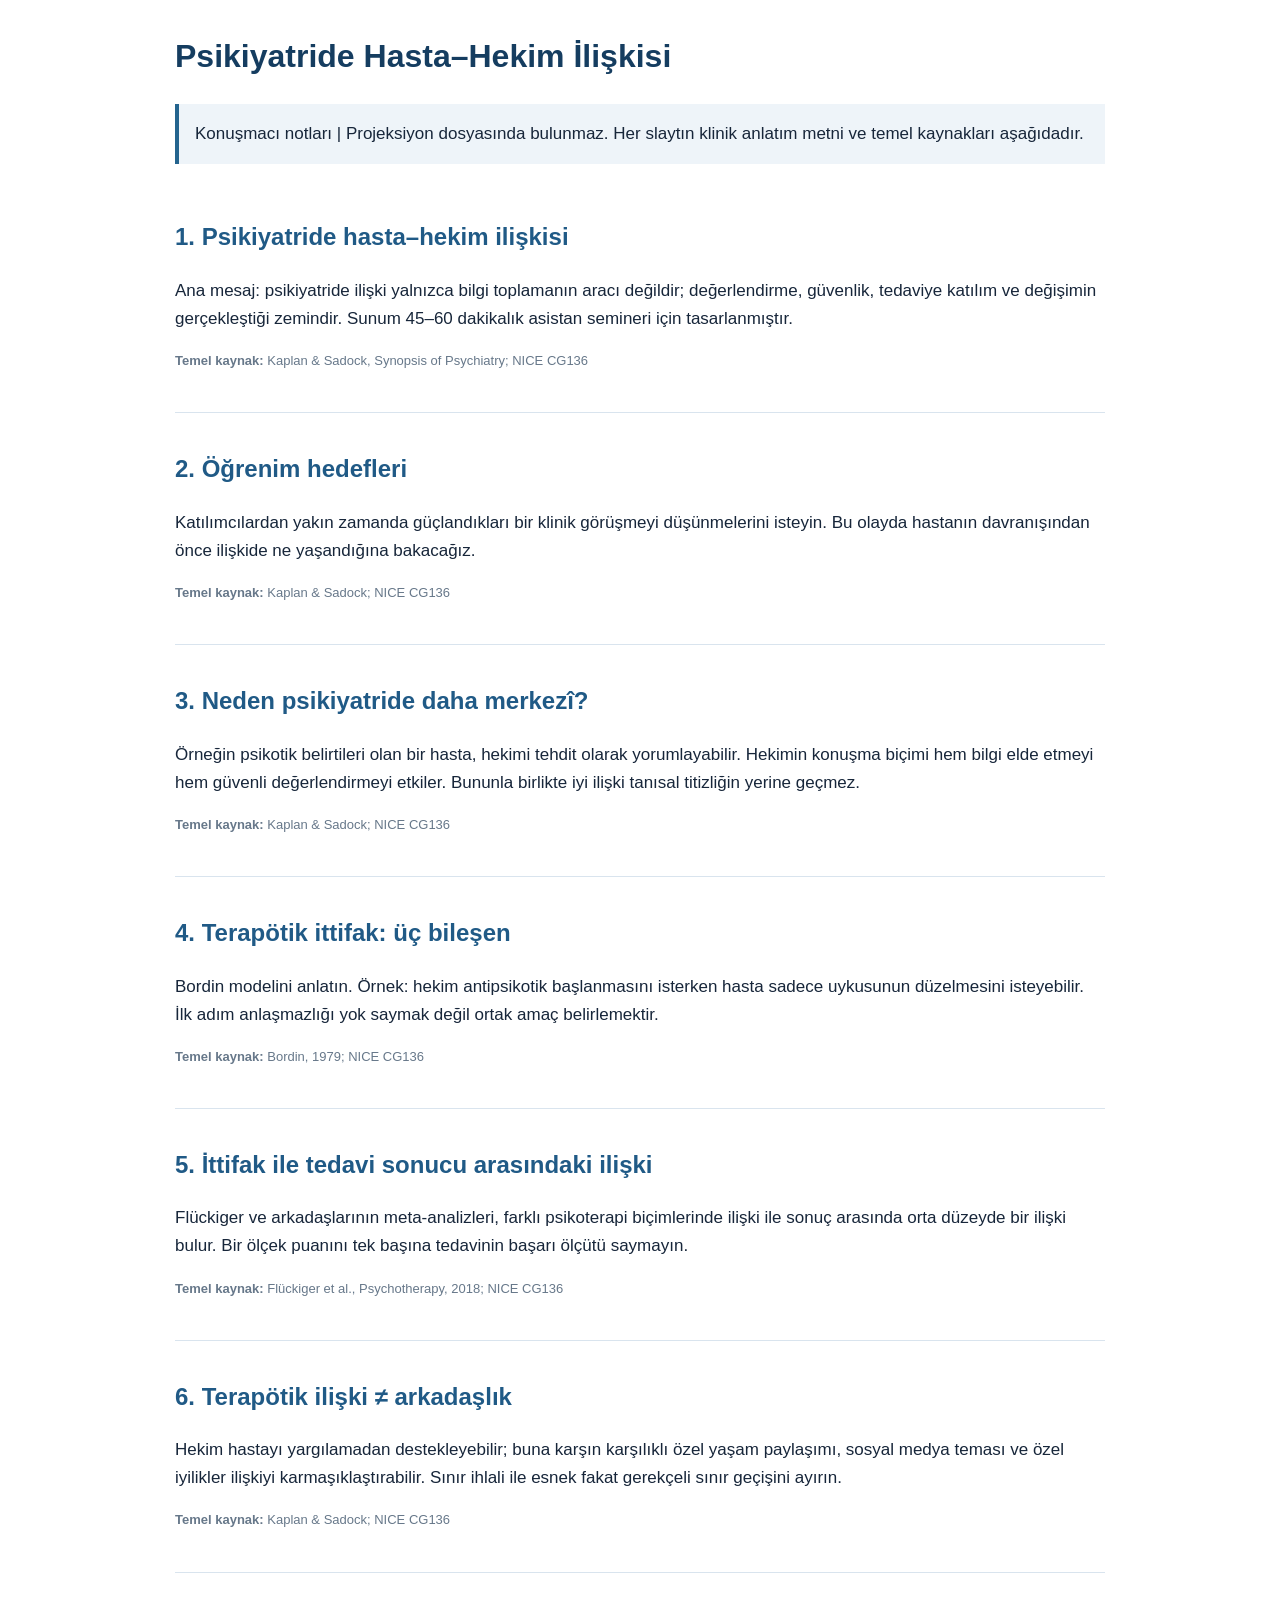
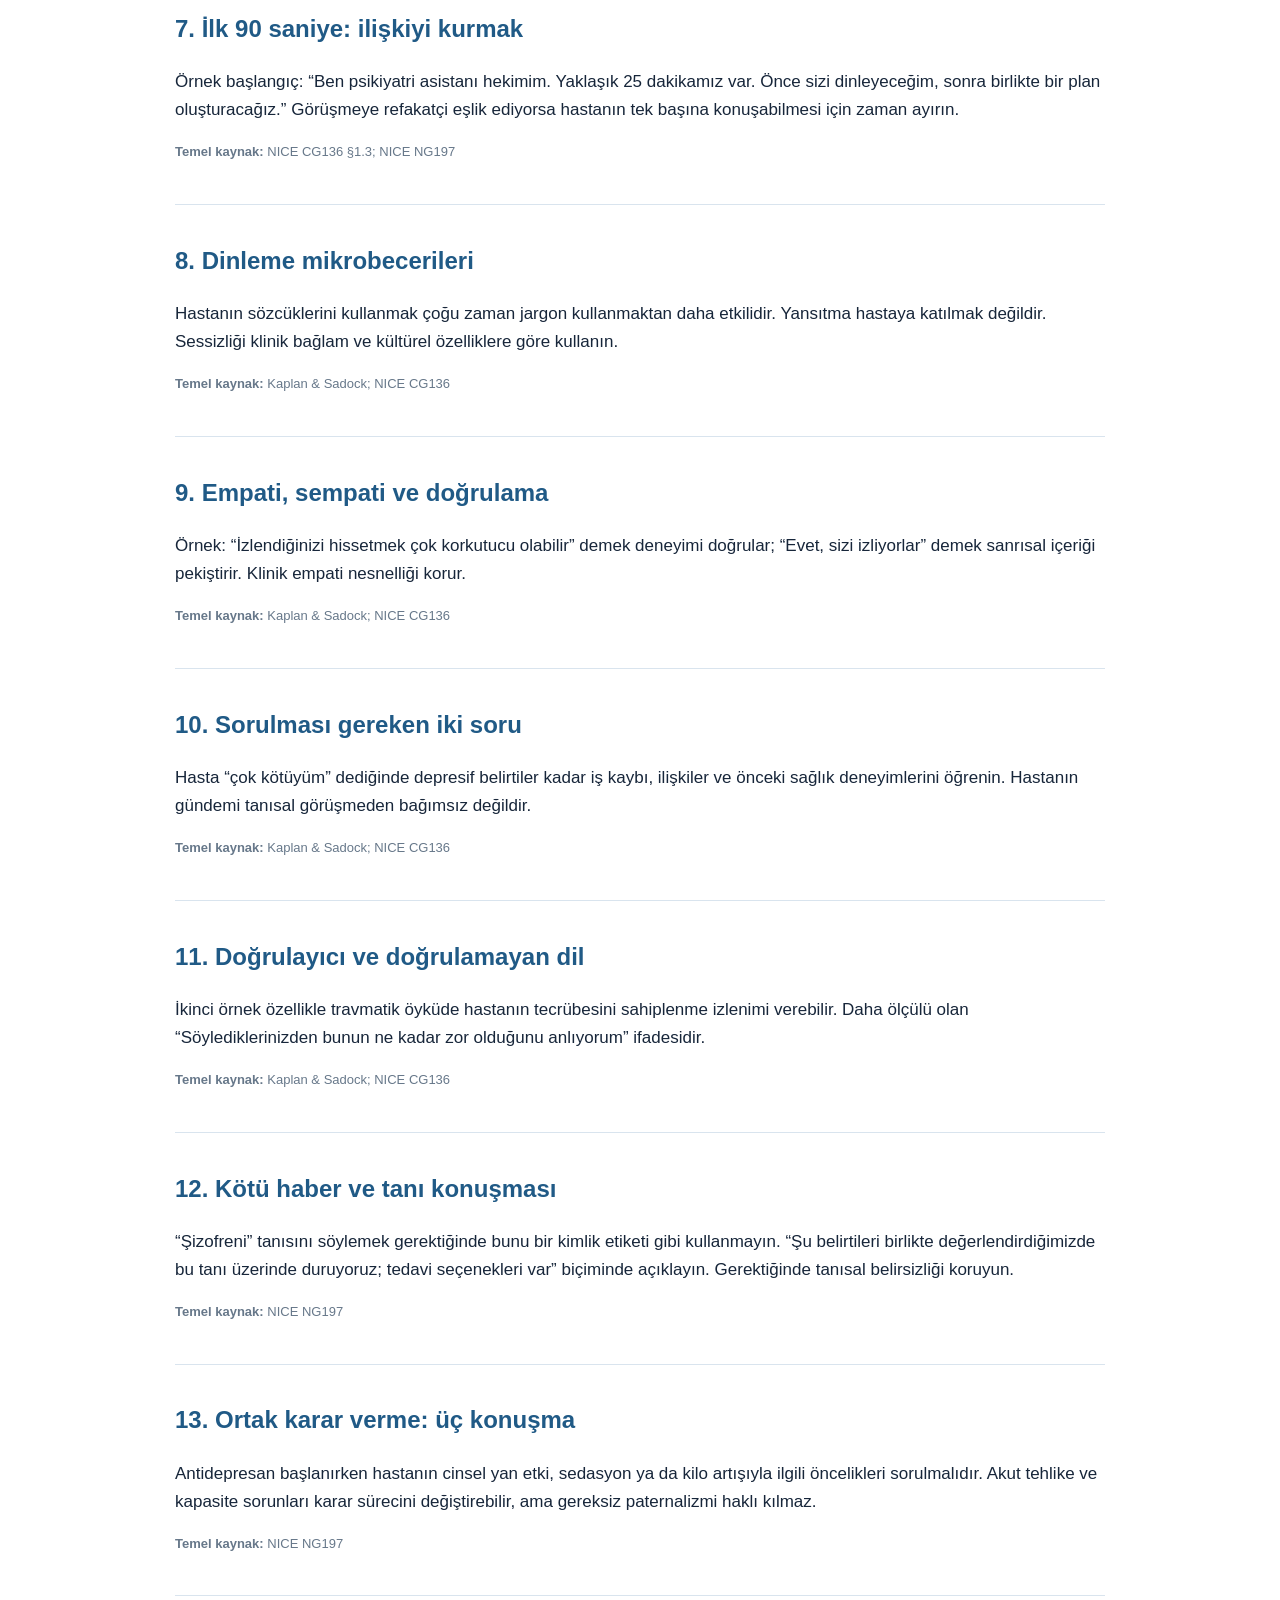
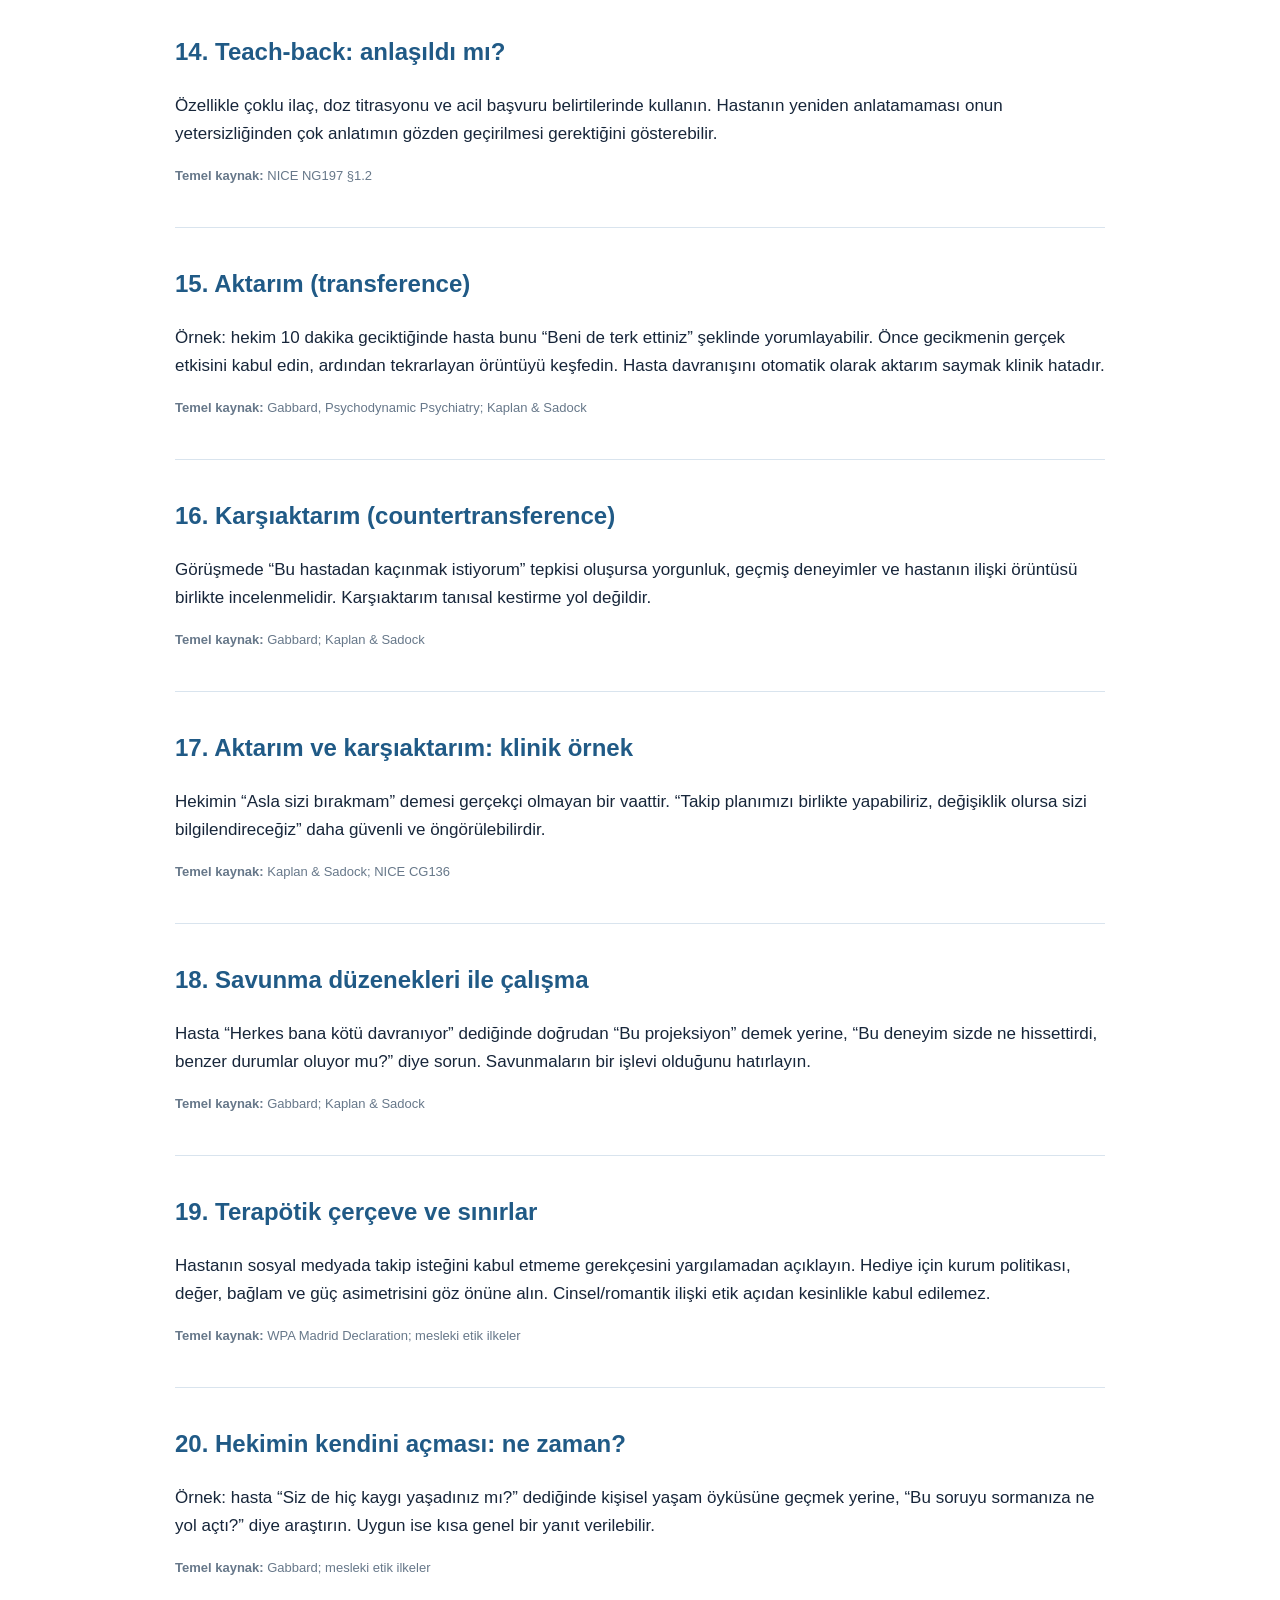
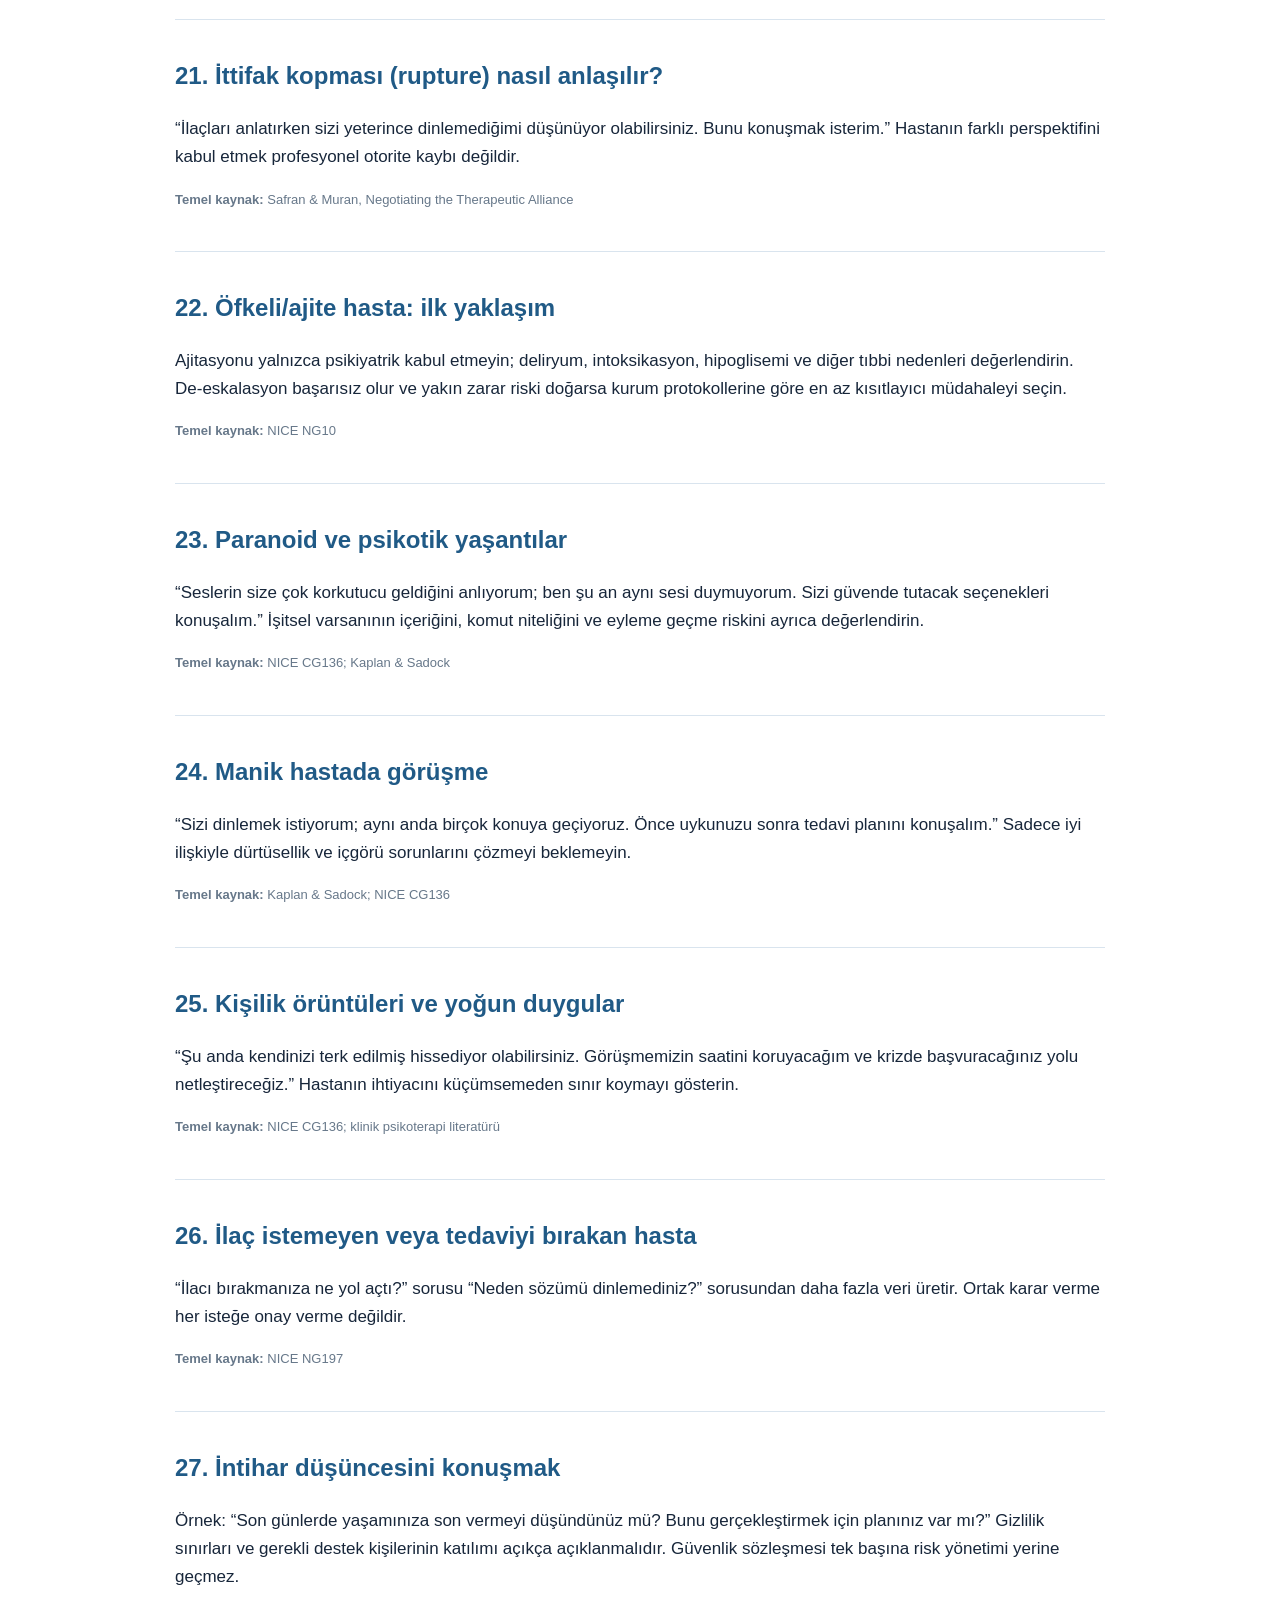
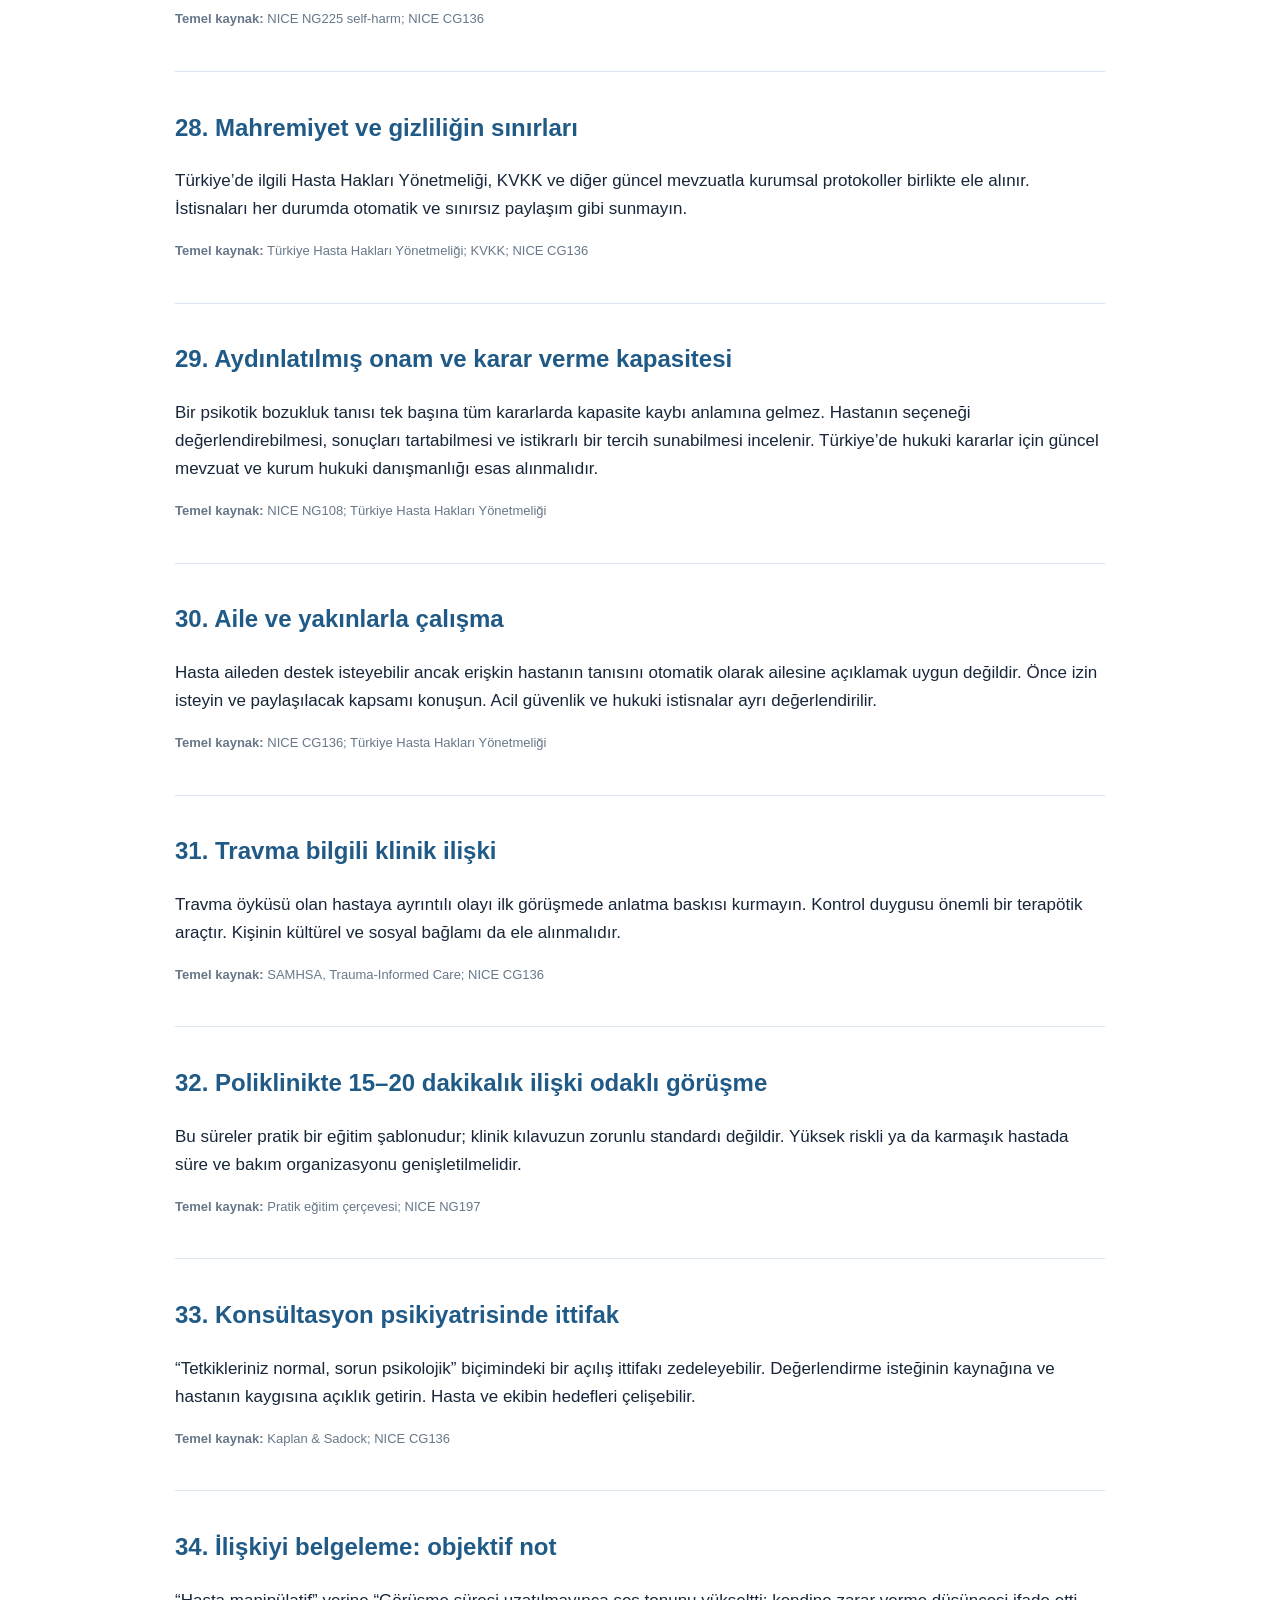
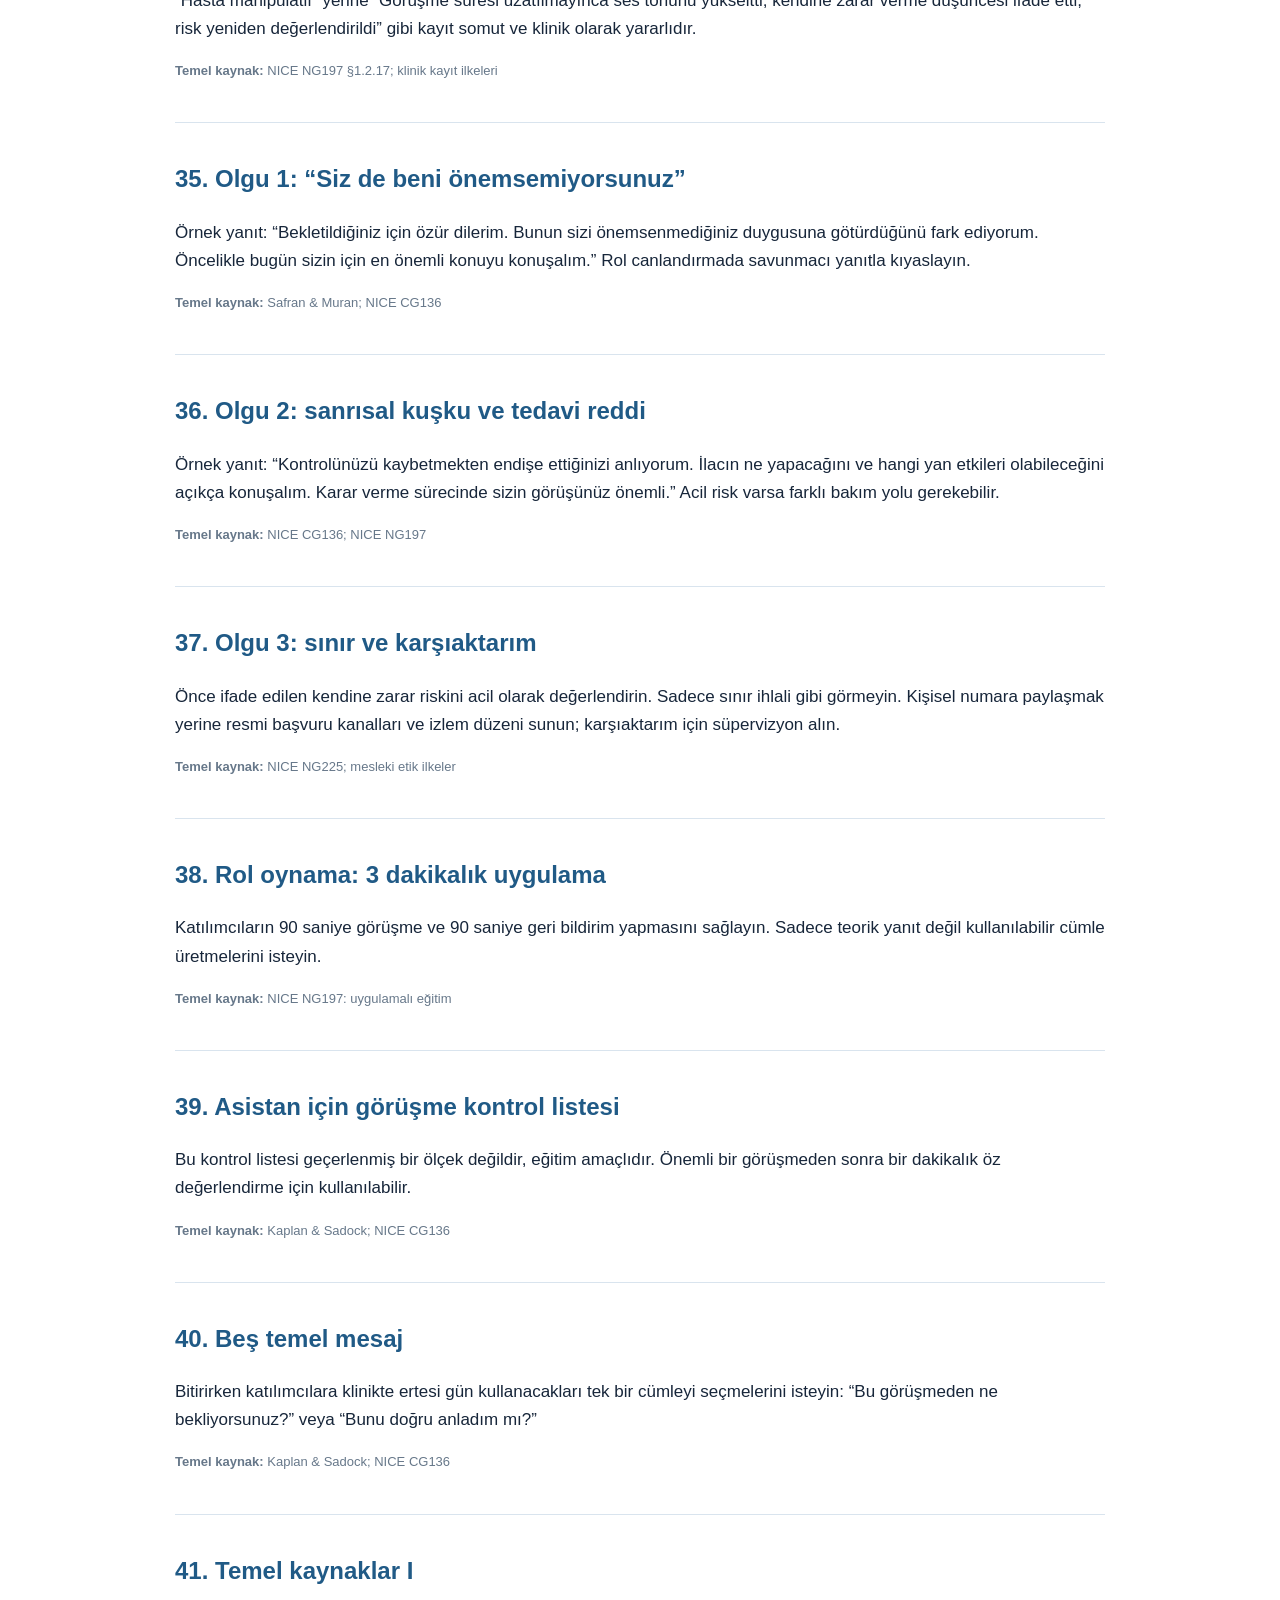
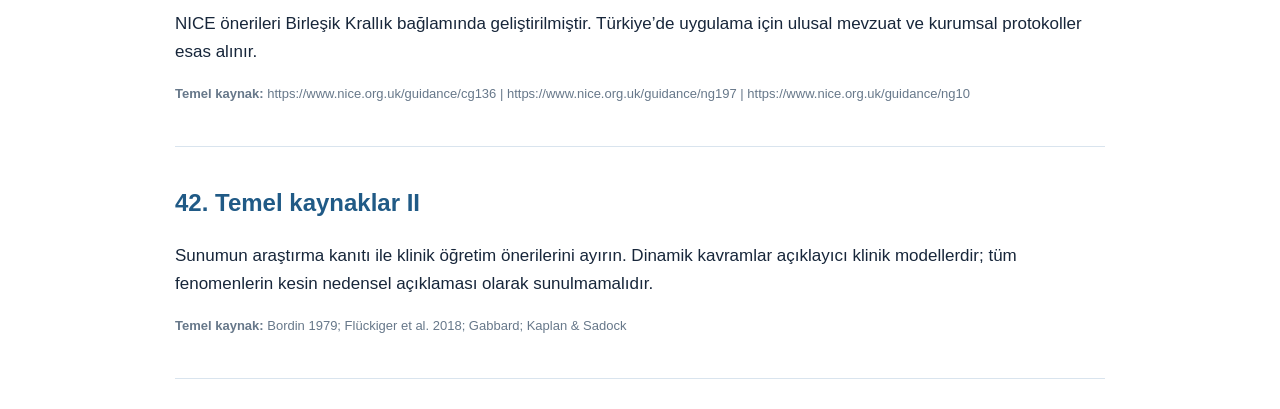
<file: hasta-hekim-iliskisi/konusmaci_notlari.html>
<!doctype html><html lang="tr"><head><meta charset="utf-8"><meta name="viewport" content="width=device-width,initial-scale=1"><title>Konuşmacı Notları</title><style>body{font-family:Arial,sans-serif;max-width:930px;margin:30px auto;padding:0 20px;color:#17263a;line-height:1.65}h1{color:#153d60}section{border-bottom:1px solid #d9e4ee;padding:16px 0 28px}h2{color:#205a86}p{font-size:17px}.src{font-size:13px;color:#67788a}.intro{background:#eef4f9;padding:16px;border-left:4px solid #24648e}@media print{section{break-inside:avoid}}</style></head><body><h1>Psikiyatride Hasta–Hekim İlişkisi</h1><p class="intro">Konuşmacı notları | Projeksiyon dosyasında bulunmaz. Her slaytın klinik anlatım metni ve temel kaynakları aşağıdadır.</p><section id="n1"><h2>1. Psikiyatride hasta–hekim ilişkisi</h2><p>Ana mesaj: psikiyatride ilişki yalnızca bilgi toplamanın aracı değildir; değerlendirme, güvenlik, tedaviye katılım ve değişimin gerçekleştiği zemindir. Sunum 45–60 dakikalık asistan semineri için tasarlanmıştır.</p><p class="src"><b>Temel kaynak:</b> Kaplan &amp; Sadock, Synopsis of Psychiatry; NICE CG136</p></section><section id="n2"><h2>2. Öğrenim hedefleri</h2><p>Katılımcılardan yakın zamanda güçlandıkları bir klinik görüşmeyi düşünmelerini isteyin. Bu olayda hastanın davranışından önce ilişkide ne yaşandığına bakacağız.</p><p class="src"><b>Temel kaynak:</b> Kaplan &amp; Sadock; NICE CG136</p></section><section id="n3"><h2>3. Neden psikiyatride daha merkezî?</h2><p>Örneğin psikotik belirtileri olan bir hasta, hekimi tehdit olarak yorumlayabilir. Hekimin konuşma biçimi hem bilgi elde etmeyi hem güvenli değerlendirmeyi etkiler. Bununla birlikte iyi ilişki tanısal titizliğin yerine geçmez.</p><p class="src"><b>Temel kaynak:</b> Kaplan &amp; Sadock; NICE CG136</p></section><section id="n4"><h2>4. Terapötik ittifak: üç bileşen</h2><p>Bordin modelini anlatın. Örnek: hekim antipsikotik başlanmasını isterken hasta sadece uykusunun düzelmesini isteyebilir. İlk adım anlaşmazlığı yok saymak değil ortak amaç belirlemektir.</p><p class="src"><b>Temel kaynak:</b> Bordin, 1979; NICE CG136</p></section><section id="n5"><h2>5. İttifak ile tedavi sonucu arasındaki ilişki</h2><p>Flückiger ve arkadaşlarının meta-analizleri, farklı psikoterapi biçimlerinde ilişki ile sonuç arasında orta düzeyde bir ilişki bulur. Bir ölçek puanını tek başına tedavinin başarı ölçütü saymayın.</p><p class="src"><b>Temel kaynak:</b> Flückiger et al., Psychotherapy, 2018; NICE CG136</p></section><section id="n6"><h2>6. Terapötik ilişki ≠ arkadaşlık</h2><p>Hekim hastayı yargılamadan destekleyebilir; buna karşın karşılıklı özel yaşam paylaşımı, sosyal medya teması ve özel iyilikler ilişkiyi karmaşıklaştırabilir. Sınır ihlali ile esnek fakat gerekçeli sınır geçişini ayırın.</p><p class="src"><b>Temel kaynak:</b> Kaplan &amp; Sadock; NICE CG136</p></section><section id="n7"><h2>7. İlk 90 saniye: ilişkiyi kurmak</h2><p>Örnek başlangıç: “Ben psikiyatri asistanı hekimim. Yaklaşık 25 dakikamız var. Önce sizi dinleyeceğim, sonra birlikte bir plan oluşturacağız.” Görüşmeye refakatçi eşlik ediyorsa hastanın tek başına konuşabilmesi için zaman ayırın.</p><p class="src"><b>Temel kaynak:</b> NICE CG136 §1.3; NICE NG197</p></section><section id="n8"><h2>8. Dinleme mikrobecerileri</h2><p>Hastanın sözcüklerini kullanmak çoğu zaman jargon kullanmaktan daha etkilidir. Yansıtma hastaya katılmak değildir. Sessizliği klinik bağlam ve kültürel özelliklere göre kullanın.</p><p class="src"><b>Temel kaynak:</b> Kaplan &amp; Sadock; NICE CG136</p></section><section id="n9"><h2>9. Empati, sempati ve doğrulama</h2><p>Örnek: “İzlendiğinizi hissetmek çok korkutucu olabilir” demek deneyimi doğrular; “Evet, sizi izliyorlar” demek sanrısal içeriği pekiştirir. Klinik empati nesnelliği korur.</p><p class="src"><b>Temel kaynak:</b> Kaplan &amp; Sadock; NICE CG136</p></section><section id="n10"><h2>10. Sorulması gereken iki soru</h2><p>Hasta “çok kötüyüm” dediğinde depresif belirtiler kadar iş kaybı, ilişkiler ve önceki sağlık deneyimlerini öğrenin. Hastanın gündemi tanısal görüşmeden bağımsız değildir.</p><p class="src"><b>Temel kaynak:</b> Kaplan &amp; Sadock; NICE CG136</p></section><section id="n11"><h2>11. Doğrulayıcı ve doğrulamayan dil</h2><p>İkinci örnek özellikle travmatik öyküde hastanın tecrübesini sahiplenme izlenimi verebilir. Daha ölçülü olan “Söylediklerinizden bunun ne kadar zor olduğunu anlıyorum” ifadesidir.</p><p class="src"><b>Temel kaynak:</b> Kaplan &amp; Sadock; NICE CG136</p></section><section id="n12"><h2>12. Kötü haber ve tanı konuşması</h2><p>“Şizofreni” tanısını söylemek gerektiğinde bunu bir kimlik etiketi gibi kullanmayın. “Şu belirtileri birlikte değerlendirdiğimizde bu tanı üzerinde duruyoruz; tedavi seçenekleri var” biçiminde açıklayın. Gerektiğinde tanısal belirsizliği koruyun.</p><p class="src"><b>Temel kaynak:</b> NICE NG197</p></section><section id="n13"><h2>13. Ortak karar verme: üç konuşma</h2><p>Antidepresan başlanırken hastanın cinsel yan etki, sedasyon ya da kilo artışıyla ilgili öncelikleri sorulmalıdır. Akut tehlike ve kapasite sorunları karar sürecini değiştirebilir, ama gereksiz paternalizmi haklı kılmaz.</p><p class="src"><b>Temel kaynak:</b> NICE NG197</p></section><section id="n14"><h2>14. Teach-back: anlaşıldı mı?</h2><p>Özellikle çoklu ilaç, doz titrasyonu ve acil başvuru belirtilerinde kullanın. Hastanın yeniden anlatamaması onun yetersizliğinden çok anlatımın gözden geçirilmesi gerektiğini gösterebilir.</p><p class="src"><b>Temel kaynak:</b> NICE NG197 §1.2</p></section><section id="n15"><h2>15. Aktarım (transference)</h2><p>Örnek: hekim 10 dakika geciktiğinde hasta bunu “Beni de terk ettiniz” şeklinde yorumlayabilir. Önce gecikmenin gerçek etkisini kabul edin, ardından tekrarlayan örüntüyü keşfedin. Hasta davranışını otomatik olarak aktarım saymak klinik hatadır.</p><p class="src"><b>Temel kaynak:</b> Gabbard, Psychodynamic Psychiatry; Kaplan &amp; Sadock</p></section><section id="n16"><h2>16. Karşıaktarım (countertransference)</h2><p>Görüşmede “Bu hastadan kaçınmak istiyorum” tepkisi oluşursa yorgunluk, geçmiş deneyimler ve hastanın ilişki örüntüsü birlikte incelenmelidir. Karşıaktarım tanısal kestirme yol değildir.</p><p class="src"><b>Temel kaynak:</b> Gabbard; Kaplan &amp; Sadock</p></section><section id="n17"><h2>17. Aktarım ve karşıaktarım: klinik örnek</h2><p>Hekimin “Asla sizi bırakmam” demesi gerçekçi olmayan bir vaattir. “Takip planımızı birlikte yapabiliriz, değişiklik olursa sizi bilgilendireceğiz” daha güvenli ve öngörülebilirdir.</p><p class="src"><b>Temel kaynak:</b> Kaplan &amp; Sadock; NICE CG136</p></section><section id="n18"><h2>18. Savunma düzenekleri ile çalışma</h2><p>Hasta “Herkes bana kötü davranıyor” dediğinde doğrudan “Bu projeksiyon” demek yerine, “Bu deneyim sizde ne hissettirdi, benzer durumlar oluyor mu?” diye sorun. Savunmaların bir işlevi olduğunu hatırlayın.</p><p class="src"><b>Temel kaynak:</b> Gabbard; Kaplan &amp; Sadock</p></section><section id="n19"><h2>19. Terapötik çerçeve ve sınırlar</h2><p>Hastanın sosyal medyada takip isteğini kabul etmeme gerekçesini yargılamadan açıklayın. Hediye için kurum politikası, değer, bağlam ve güç asimetrisini göz önüne alın. Cinsel/romantik ilişki etik açıdan kesinlikle kabul edilemez.</p><p class="src"><b>Temel kaynak:</b> WPA Madrid Declaration; mesleki etik ilkeler</p></section><section id="n20"><h2>20. Hekimin kendini açması: ne zaman?</h2><p>Örnek: hasta “Siz de hiç kaygı yaşadınız mı?” dediğinde kişisel yaşam öyküsüne geçmek yerine, “Bu soruyu sormanıza ne yol açtı?” diye araştırın. Uygun ise kısa genel bir yanıt verilebilir.</p><p class="src"><b>Temel kaynak:</b> Gabbard; mesleki etik ilkeler</p></section><section id="n21"><h2>21. İttifak kopması (rupture) nasıl anlaşılır?</h2><p>“İlaçları anlatırken sizi yeterince dinlemediğimi düşünüyor olabilirsiniz. Bunu konuşmak isterim.” Hastanın farklı perspektifini kabul etmek profesyonel otorite kaybı değildir.</p><p class="src"><b>Temel kaynak:</b> Safran &amp; Muran, Negotiating the Therapeutic Alliance</p></section><section id="n22"><h2>22. Öfkeli/ajite hasta: ilk yaklaşım</h2><p>Ajitasyonu yalnızca psikiyatrik kabul etmeyin; deliryum, intoksikasyon, hipoglisemi ve diğer tıbbi nedenleri değerlendirin. De-eskalasyon başarısız olur ve yakın zarar riski doğarsa kurum protokollerine göre en az kısıtlayıcı müdahaleyi seçin.</p><p class="src"><b>Temel kaynak:</b> NICE NG10</p></section><section id="n23"><h2>23. Paranoid ve psikotik yaşantılar</h2><p>“Seslerin size çok korkutucu geldiğini anlıyorum; ben şu an aynı sesi duymuyorum. Sizi güvende tutacak seçenekleri konuşalım.” İşitsel varsanının içeriğini, komut niteliğini ve eyleme geçme riskini ayrıca değerlendirin.</p><p class="src"><b>Temel kaynak:</b> NICE CG136; Kaplan &amp; Sadock</p></section><section id="n24"><h2>24. Manik hastada görüşme</h2><p>“Sizi dinlemek istiyorum; aynı anda birçok konuya geçiyoruz. Önce uykunuzu sonra tedavi planını konuşalım.” Sadece iyi ilişkiyle dürtüsellik ve içgörü sorunlarını çözmeyi beklemeyin.</p><p class="src"><b>Temel kaynak:</b> Kaplan &amp; Sadock; NICE CG136</p></section><section id="n25"><h2>25. Kişilik örüntüleri ve yoğun duygular</h2><p>“Şu anda kendinizi terk edilmiş hissediyor olabilirsiniz. Görüşmemizin saatini koruyacağım ve krizde başvuracağınız yolu netleştireceğiz.” Hastanın ihtiyacını küçümsemeden sınır koymayı gösterin.</p><p class="src"><b>Temel kaynak:</b> NICE CG136; klinik psikoterapi literatürü</p></section><section id="n26"><h2>26. İlaç istemeyen veya tedaviyi bırakan hasta</h2><p>“İlacı bırakmanıza ne yol açtı?” sorusu “Neden sözümü dinlemediniz?” sorusundan daha fazla veri üretir. Ortak karar verme her isteğe onay verme değildir.</p><p class="src"><b>Temel kaynak:</b> NICE NG197</p></section><section id="n27"><h2>27. İntihar düşüncesini konuşmak</h2><p>Örnek: “Son günlerde yaşamınıza son vermeyi düşündünüz mü? Bunu gerçekleştirmek için planınız var mı?” Gizlilik sınırları ve gerekli destek kişilerinin katılımı açıkça açıklanmalıdır. Güvenlik sözleşmesi tek başına risk yönetimi yerine geçmez.</p><p class="src"><b>Temel kaynak:</b> NICE NG225 self-harm; NICE CG136</p></section><section id="n28"><h2>28. Mahremiyet ve gizliliğin sınırları</h2><p>Türkiye’de ilgili Hasta Hakları Yönetmeliği, KVKK ve diğer güncel mevzuatla kurumsal protokoller birlikte ele alınır. İstisnaları her durumda otomatik ve sınırsız paylaşım gibi sunmayın.</p><p class="src"><b>Temel kaynak:</b> Türkiye Hasta Hakları Yönetmeliği; KVKK; NICE CG136</p></section><section id="n29"><h2>29. Aydınlatılmış onam ve karar verme kapasitesi</h2><p>Bir psikotik bozukluk tanısı tek başına tüm kararlarda kapasite kaybı anlamına gelmez. Hastanın seçeneği değerlendirebilmesi, sonuçları tartabilmesi ve istikrarlı bir tercih sunabilmesi incelenir. Türkiye’de hukuki kararlar için güncel mevzuat ve kurum hukuki danışmanlığı esas alınmalıdır.</p><p class="src"><b>Temel kaynak:</b> NICE NG108; Türkiye Hasta Hakları Yönetmeliği</p></section><section id="n30"><h2>30. Aile ve yakınlarla çalışma</h2><p>Hasta aileden destek isteyebilir ancak erişkin hastanın tanısını otomatik olarak ailesine açıklamak uygun değildir. Önce izin isteyin ve paylaşılacak kapsamı konuşun. Acil güvenlik ve hukuki istisnalar ayrı değerlendirilir.</p><p class="src"><b>Temel kaynak:</b> NICE CG136; Türkiye Hasta Hakları Yönetmeliği</p></section><section id="n31"><h2>31. Travma bilgili klinik ilişki</h2><p>Travma öyküsü olan hastaya ayrıntılı olayı ilk görüşmede anlatma baskısı kurmayın. Kontrol duygusu önemli bir terapötik araçtır. Kişinin kültürel ve sosyal bağlamı da ele alınmalıdır.</p><p class="src"><b>Temel kaynak:</b> SAMHSA, Trauma-Informed Care; NICE CG136</p></section><section id="n32"><h2>32. Poliklinikte 15–20 dakikalık ilişki odaklı görüşme</h2><p>Bu süreler pratik bir eğitim şablonudur; klinik kılavuzun zorunlu standardı değildir. Yüksek riskli ya da karmaşık hastada süre ve bakım organizasyonu genişletilmelidir.</p><p class="src"><b>Temel kaynak:</b> Pratik eğitim çerçevesi; NICE NG197</p></section><section id="n33"><h2>33. Konsültasyon psikiyatrisinde ittifak</h2><p>“Tetkikleriniz normal, sorun psikolojik” biçimindeki bir açılış ittifakı zedeleyebilir. Değerlendirme isteğinin kaynağına ve hastanın kaygısına açıklık getirin. Hasta ve ekibin hedefleri çelişebilir.</p><p class="src"><b>Temel kaynak:</b> Kaplan &amp; Sadock; NICE CG136</p></section><section id="n34"><h2>34. İlişkiyi belgeleme: objektif not</h2><p>“Hasta manipülatif” yerine “Görüşme süresi uzatılmayınca ses tonunu yükseltti; kendine zarar verme düşüncesi ifade etti, risk yeniden değerlendirildi” gibi kayıt somut ve klinik olarak yararlıdır.</p><p class="src"><b>Temel kaynak:</b> NICE NG197 §1.2.17; klinik kayıt ilkeleri</p></section><section id="n35"><h2>35. Olgu 1: “Siz de beni önemsemiyorsunuz”</h2><p>Örnek yanıt: “Bekletildiğiniz için özür dilerim. Bunun sizi önemsenmediğiniz duygusuna götürdüğünü fark ediyorum. Öncelikle bugün sizin için en önemli konuyu konuşalım.” Rol canlandırmada savunmacı yanıtla kıyaslayın.</p><p class="src"><b>Temel kaynak:</b> Safran &amp; Muran; NICE CG136</p></section><section id="n36"><h2>36. Olgu 2: sanrısal kuşku ve tedavi reddi</h2><p>Örnek yanıt: “Kontrolünüzü kaybetmekten endişe ettiğinizi anlıyorum. İlacın ne yapacağını ve hangi yan etkileri olabileceğini açıkça konuşalım. Karar verme sürecinde sizin görüşünüz önemli.” Acil risk varsa farklı bakım yolu gerekebilir.</p><p class="src"><b>Temel kaynak:</b> NICE CG136; NICE NG197</p></section><section id="n37"><h2>37. Olgu 3: sınır ve karşıaktarım</h2><p>Önce ifade edilen kendine zarar riskini acil olarak değerlendirin. Sadece sınır ihlali gibi görmeyin. Kişisel numara paylaşmak yerine resmi başvuru kanalları ve izlem düzeni sunun; karşıaktarım için süpervizyon alın.</p><p class="src"><b>Temel kaynak:</b> NICE NG225; mesleki etik ilkeler</p></section><section id="n38"><h2>38. Rol oynama: 3 dakikalık uygulama</h2><p>Katılımcıların 90 saniye görüşme ve 90 saniye geri bildirim yapmasını sağlayın. Sadece teorik yanıt değil kullanılabilir cümle üretmelerini isteyin.</p><p class="src"><b>Temel kaynak:</b> NICE NG197: uygulamalı eğitim</p></section><section id="n39"><h2>39. Asistan için görüşme kontrol listesi</h2><p>Bu kontrol listesi geçerlenmiş bir ölçek değildir, eğitim amaçlıdır. Önemli bir görüşmeden sonra bir dakikalık öz değerlendirme için kullanılabilir.</p><p class="src"><b>Temel kaynak:</b> Kaplan &amp; Sadock; NICE CG136</p></section><section id="n40"><h2>40. Beş temel mesaj</h2><p>Bitirirken katılımcılara klinikte ertesi gün kullanacakları tek bir cümleyi seçmelerini isteyin: “Bu görüşmeden ne bekliyorsunuz?” veya “Bunu doğru anladım mı?”</p><p class="src"><b>Temel kaynak:</b> Kaplan &amp; Sadock; NICE CG136</p></section><section id="n41"><h2>41. Temel kaynaklar I</h2><p>NICE önerileri Birleşik Krallık bağlamında geliştirilmiştir. Türkiye’de uygulama için ulusal mevzuat ve kurumsal protokoller esas alınır.</p><p class="src"><b>Temel kaynak:</b> https://www.nice.org.uk/guidance/cg136 | https://www.nice.org.uk/guidance/ng197 | https://www.nice.org.uk/guidance/ng10</p></section><section id="n42"><h2>42. Temel kaynaklar II</h2><p>Sunumun araştırma kanıtı ile klinik öğretim önerilerini ayırın. Dinamik kavramlar açıklayıcı klinik modellerdir; tüm fenomenlerin kesin nedensel açıklaması olarak sunulmamalıdır.</p><p class="src"><b>Temel kaynak:</b> Bordin 1979; Flückiger et al. 2018; Gabbard; Kaplan &amp; Sadock</p></section></body></html>
</file>
<file: fnb-index-template.css>
:root{--paper:#FAF8F3;--paper-2:#F1EEE5;--paper-3:#E6E1D4;--paper-hi:#FDFCF8;--paper-lo:#F3F0E6;--serif:'Source Serif 4',Georgia,'Times New Roman',serif;--sans:'Inter','Segoe UI',Arial,sans-serif;--ease:cubic-bezier(.22,.8,.22,1);--forest:#1D1D21;--brass:#B08A3E;--garnet:#9E2F3A;--ink:#17171A;--ink-2:#45454B;--ink-3:#727078;--rule:#D3D0CA;--rule-2:#B3AFA8;--mute:#8E8B86;--bg-dark:#0E0E10}
html[data-theme="siyah"]{--forest:#1D1D21;--brass:#B08A3E;--garnet:#9E2F3A}html[data-theme="bordo"]{--forest:#6A1D2C;--brass:#B08D57;--garnet:#C2412D}html[data-theme="murdum"]{--forest:#4B2548;--brass:#C1A271;--garnet:#B5452F}html[data-theme="gece"]{--forest:#232E5C;--brass:#C47C8D;--garnet:#B5452F}html[data-theme="antrasit"]{--forest:#2E3138;--brass:#C2385E;--garnet:#8E2B3D}html[data-theme="antrasit2"]{--forest:#24262C;--brass:#A3264B;--garnet:#7A1F33;--ink-3:#5E5C64;--mute:#77747E}html[data-theme="yesil"]{--forest:#1E4D3B;--brass:#A8823E;--garnet:#8C2F39;--ink:#16201C;--ink-2:#3C4842;--ink-3:#66726B;--rule:#C9CFC6;--rule-2:#A9B2A9;--mute:#8A968F;--bg-dark:#10140F}
html{--forest-2:color-mix(in srgb,var(--forest) 82%,white);--forest-dk:color-mix(in srgb,var(--forest) 80%,black);--tint:color-mix(in srgb,var(--forest) 11%,white);--brass-2:color-mix(in srgb,var(--brass) 72%,white);--brass-tint:color-mix(in srgb,var(--brass) 16%,white);--a-dark:color-mix(in srgb,var(--brass) 78%,black);font-variant-numeric:lining-nums}
html[data-font="A"]{--serif:'Manrope','Segoe UI',Arial,sans-serif;--sans:'Manrope','Segoe UI',Arial,sans-serif;--hw:750;--hls:-.03em}html[data-font="B"]{--serif:'Bricolage Grotesque','Segoe UI',Arial,sans-serif;--sans:'DM Sans','Segoe UI',Arial,sans-serif;--hw:700;--hls:-.03em}html[data-font="C"]{--serif:'Fraunces',Georgia,serif;--sans:'Plus Jakarta Sans','Segoe UI',Arial,sans-serif;--hw:600;--hls:-.02em}html[data-font="D"]{--serif:'Playfair Display',Georgia,serif;--sans:'DM Sans','Segoe UI',Arial,sans-serif;--hw:700;--hls:-.01em}html[data-font="E"]{--serif:'Source Serif 4',Georgia,serif;--sans:'Inter','Segoe UI',Arial,sans-serif}
*{box-sizing:border-box}html,body{width:100%;height:100%;margin:0;overflow:hidden;background:var(--bg-dark);color:var(--ink);font-family:var(--sans);-webkit-font-smoothing:antialiased}.shell{display:block!important;min-height:0!important;max-width:none!important;margin:0!important;padding:0!important}.toolbar,.footer,.progress{display:none!important}#stage{position:absolute!important;left:50%!important;top:50%!important;width:1920px!important;height:1080px!important;min-height:0!important;transform-origin:center center;background:none!important;border:0!important;border-radius:0!important;box-shadow:none!important;overflow:hidden!important}#stage:before{display:none!important}
.slide{position:absolute!important;inset:0!important;width:1920px!important;height:1080px!important;min-height:0!important;padding:86px 140px 78px!important;background:radial-gradient(ellipse 120% 95% at 38% 30%,var(--paper-hi) 0%,var(--paper) 55%,var(--paper-lo) 100%)!important;color:var(--ink)!important;display:none!important;overflow:hidden!important}.slide::after{content:'';position:absolute;left:0;top:0;bottom:0;width:10px;background:var(--forest)}.slide.active{display:flex!important;flex-direction:column!important;z-index:2;animation:fnbFade .55s ease-out}@keyframes fnbFade{from{opacity:0}to{opacity:1}}
.kicker{font:700 21px/1.2 var(--sans)!important;letter-spacing:.16em!important;text-transform:uppercase;color:var(--brass)!important;margin:0 0 18px!important}.heading{font-family:var(--serif)!important;font-weight:var(--hw,600)!important;letter-spacing:var(--hls,-.015em)!important;color:var(--ink)!important;font-size:64px!important;line-height:1.04!important;max-width:1580px!important;margin:0 0 28px!important}h1.heading{font-size:78px!important}.heading span[style]{color:var(--forest)!important}.lead{font:400 38px/1.35 var(--serif)!important;color:var(--ink-2)!important;max-width:1540px!important;margin:0 0 30px!important}.content{flex:1;min-height:0;display:flex;flex-direction:column;gap:22px!important}.cols{display:grid!important;grid-template-columns:1fr 1fr!important;gap:30px!important;min-height:0}.cols.wide{grid-template-columns:1.18fr .82fr!important}.cols.three{grid-template-columns:repeat(3,1fr)!important}
.box,.box.mint,.box.gold,.box.red{padding:28px 30px!important;background:#fff!important;color:var(--ink-2)!important;border:2px solid var(--rule)!important;border-top:7px solid var(--forest)!important;border-left-width:2px!important;border-radius:0!important;box-shadow:0 14px 34px -20px color-mix(in srgb,var(--ink) 40%,transparent);min-width:0}.box.mint{border-top-color:var(--forest)!important;background:var(--tint)!important}.box.gold{border-top-color:var(--brass)!important}.box.red{border-top-color:var(--garnet)!important;background:color-mix(in srgb,var(--garnet) 6%,white)!important}.boxtitle,.box .boxtitle{font:700 19px/1.2 var(--sans)!important;letter-spacing:.14em!important;text-transform:uppercase;color:var(--forest)!important;margin:0 0 16px!important}.box.gold .boxtitle{color:var(--a-dark)!important}.box.red .boxtitle{color:var(--garnet)!important}.big{font:600 31px/1.35 var(--serif)!important;color:var(--ink)!important;letter-spacing:-.01em!important}.soft{font:400 25px/1.42 var(--sans)!important;color:var(--ink-2)!important}.small{font:400 21px/1.4 var(--sans)!important;color:var(--ink-3)!important}.tiny{font:400 18px/1.35 var(--sans)!important;color:var(--ink-3)!important}.list{color:var(--ink-2)!important;font-size:26px!important;line-height:1.35!important;gap:10px!important;padding-left:28px!important}.list li::marker{color:var(--brass)!important}.label{font:700 17px/1.2 var(--sans)!important;letter-spacing:.14em!important;text-transform:uppercase;color:var(--brass)!important}
.callout{font:500 25px/1.38 var(--sans)!important;background:#fff!important;border:2px solid var(--rule)!important;border-left:8px solid var(--brass)!important;border-radius:0!important;color:var(--ink)!important;padding:18px 24px!important}.quote{font:italic 400 35px/1.4 var(--serif)!important;background:transparent!important;border:0!important;border-left:5px solid var(--brass)!important;border-radius:0!important;color:var(--ink)!important;padding:8px 0 8px 24px!important}.steps{display:grid!important;gap:12px!important}.step{display:flex!important;gap:16px!important;align-items:flex-start!important;background:#fff!important;color:var(--ink-2)!important;border:2px solid var(--rule)!important;border-radius:0!important;padding:14px 18px!important;font-size:23px!important}.step b:first-child{display:grid!important;place-items:center!important;width:36px!important;height:36px!important;flex:0 0 36px!important;border-radius:50%!important;background:var(--forest)!important;color:#fff!important;font:700 18px/1 var(--sans)!important}.step div{line-height:1.35!important}.tag{display:inline-block;padding:7px 12px!important;border:2px solid var(--forest)!important;border-radius:999px!important;background:#fff!important;color:var(--forest)!important;font:700 16px/1 var(--sans)!important;margin:0 8px 8px 0!important}
.meta{display:flex!important;align-items:center!important;justify-content:space-between!important;gap:18px!important;margin-top:auto!important;padding-top:15px!important;border-top:2px solid var(--rule)!important;color:var(--ink-3)!important;font:500 18px/1.3 var(--sans)!important}.meta strong{color:var(--forest)!important}.ref{font-size:17px!important;color:var(--ink-3)!important;text-align:right}.illustration{background:#fff!important;border:2px solid var(--rule)!important;border-radius:0!important;padding:16px!important}.clinical{width:100%;height:auto;max-height:430px!important}.figurelabel{font:500 17px/1.35 var(--sans)!important;color:var(--ink-3)!important;margin-top:8px!important}.comparison{width:100%;border-collapse:collapse;font-size:22px!important}.comparison th{text-align:left;color:var(--brass)!important;font:700 17px/1.2 var(--sans)!important;letter-spacing:.12em;text-transform:uppercase;padding:12px 14px;border-bottom:3px solid var(--ink)!important}.comparison td{color:var(--ink-2)!important;padding:16px 14px!important;border-bottom:2px solid var(--rule)!important;line-height:1.3!important;vertical-align:top}.comparison td:first-child{font-weight:700;color:var(--ink)!important}
.modelBtns{display:flex;gap:10px;flex-wrap:wrap;margin-bottom:14px}.modelBtns button{font:700 17px/1 var(--sans)!important;padding:10px 14px!important;border:2px solid var(--forest)!important;background:#fff!important;color:var(--forest)!important;border-radius:999px!important}.modelBtns button.on{background:var(--forest)!important;color:#fff!important}#waves{width:100%;height:170px;background:#fff!important;border:2px solid var(--rule)!important;border-radius:0!important}.titleGraphic{flex:1;display:flex;align-items:center}.introgrid{width:100%;display:grid;grid-template-columns:repeat(3,1fr);border-top:3px solid var(--ink);border-bottom:2px solid var(--rule)}.introgrid>div{padding:30px 18px;display:flex;flex-direction:column;gap:10px}.introgrid>div+div{border-left:2px solid var(--rule);padding-left:30px}.introgrid small{font:700 20px var(--sans);color:var(--brass)}.introgrid strong{font:600 34px var(--serif);color:var(--ink)}.introgrid span{font:500 21px var(--sans);color:var(--ink-3)}.bad{color:var(--garnet)!important}.good,.reveal{color:var(--forest)!important}
.cover{padding-top:76px!important}.cover h1.heading{font-size:88px!important;line-height:.98!important;max-width:1640px!important;margin-bottom:22px!important}.cover h1.heading span{display:inline-block;font-size:.66em;line-height:1.05;margin-top:12px;color:var(--forest)!important}.cover .lead{font:400 31px/1.35 var(--sans)!important;margin-bottom:20px!important}.coverAuthor{display:flex;align-items:baseline;gap:18px;margin:2px 0 12px;padding-left:18px;border-left:6px solid var(--brass)}.coverAuthor span{font:700 16px/1 var(--sans);letter-spacing:.16em;text-transform:uppercase;color:var(--brass)}.coverAuthor strong{font:600 31px/1.15 var(--serif);color:var(--ink)}.cover .titleGraphic{min-height:145px}.cover .introgrid>div{padding-top:22px;padding-bottom:22px}.cover .callout{font-size:22px!important;padding-top:14px!important;padding-bottom:14px!important}
.examFigure,.examVideoFigure{margin:0;background:#fff;border:2px solid var(--rule);box-shadow:0 14px 34px -20px color-mix(in srgb,var(--ink) 40%,transparent);display:flex;flex-direction:column;justify-content:center;min-width:0;overflow:hidden}.examFigure img{display:block;width:100%;max-height:430px;object-fit:contain;background:#f3f0e8}.examFigure figcaption,.examVideoFigure figcaption{font:500 19px/1.35 var(--sans);color:var(--ink-2);padding:14px 18px 8px}.examFigure small,.examVideoFigure small{font:500 15px/1.3 var(--sans);color:var(--ink-3);padding:0 18px 14px}.figureNote{font:500 17px/1.35 var(--sans);color:var(--ink-2);margin:0;padding:2px 18px 8px}.videoSplit{grid-template-columns:1.22fr .78fr!important}.examVideoFigure{background:#111;color:#fff;justify-content:flex-start}.examVideoLink{position:relative;display:block;width:100%;height:405px;background:#080808;overflow:hidden}.examVideoLink img{display:block;width:100%;height:100%;object-fit:contain}.examVideoLink span{position:absolute;left:50%;top:50%;transform:translate(-50%,-50%);padding:16px 24px;border-radius:999px;background:color-mix(in srgb,var(--brass) 92%,transparent);color:#fff;font:700 20px/1 var(--sans);box-shadow:0 10px 30px #0008}.examVideoLink:hover span{background:var(--forest)}.examVideoFigure figcaption{color:#fff;background:#17171a}.examVideoFigure small{color:#c9c7c2;background:#17171a}.visualSteps{display:flex;flex-direction:column;justify-content:space-between;gap:16px}.visualSteps>div{padding:22px 0;border-top:3px solid var(--ink)}.visualSteps strong{display:block;font:600 30px/1.2 var(--serif);color:var(--ink);margin-bottom:9px}.visualSteps span{display:block;font:400 22px/1.42 var(--sans);color:var(--ink-2)}
#fnb-progress{position:fixed;left:0;bottom:0;height:4px;background:var(--brass);width:0;transition:width .4s ease;z-index:100}.fnb-topbtn{position:fixed;top:16px;z-index:120;font:700 16px/1 var(--sans);color:#fff;border:0;border-radius:999px;padding:12px 18px;cursor:pointer;opacity:0;transition:opacity .3s ease;background:color-mix(in srgb,var(--ink) 85%,transparent)}body.mousey .fnb-topbtn,body.cp-open #colorbtn,body.fp-open #fontbtn,body.nv-open #navbtn{opacity:1}#navbtn{left:18px}#colorbtn{right:490px}#fontbtn{right:330px}#notesbtn2{right:200px;background:color-mix(in srgb,var(--brass) 92%,transparent)}#fsbtn2{right:18px}#fnb-hint{position:fixed;left:50%;top:70px;transform:translateX(-50%);z-index:120;font:500 17px/1 var(--sans);color:#fff;background:color-mix(in srgb,var(--ink) 85%,transparent);padding:13px 20px;border-radius:999px;opacity:0;transition:opacity .3s;pointer-events:none;white-space:nowrap}body.mousey #fnb-hint{opacity:1}
#fontpanel,#colorpanel,#navpanel{position:fixed;z-index:130;background:#fff;border-radius:14px;box-shadow:0 24px 60px -20px rgba(0,0,0,.55);padding:16px;display:none}#fontpanel,#colorpanel{right:18px;top:64px;width:460px}body.fp-open #fontpanel,body.cp-open #colorpanel{display:block}#navpanel{left:18px;top:64px;bottom:18px;width:520px;flex-direction:column}body.nv-open #navpanel{display:flex}.panel-hd{font:700 17px 'Inter','Segoe UI',sans-serif;color:#17171A;margin:2px 4px 10px}.panel-hd span{display:block;font:400 13px 'Inter','Segoe UI',sans-serif;color:#727078;margin-top:3px}.panel-opt{display:block;width:100%;text-align:left;background:var(--paper);border:2px solid #E6E1D4;border-radius:10px;padding:12px 14px;margin-bottom:8px;cursor:pointer;color:#222}.panel-opt:hover{border-color:var(--brass)}.panel-opt.on{border-color:var(--forest);background:var(--tint)}.font-opt b{display:block;font-size:25px}.font-opt small{display:block;font-size:14px;color:#555;margin-top:3px}.color-opt{display:flex;align-items:center;gap:10px}.color-opt i{width:34px;height:34px;border-radius:50%;flex:none;box-shadow:inset 0 0 0 2px rgba(255,255,255,.5)}.color-opt i+i{margin-left:-16px}.color-opt b{font:600 19px 'DM Sans',sans-serif;margin-left:6px}
#navpanel input{font:500 16px 'Inter',sans-serif;padding:10px 14px;border:2px solid #E6E1D4;border-radius:10px;outline:none;margin-bottom:10px}.nv-list{overflow-y:auto;flex:1;padding-right:4px}.nv-it{display:flex;gap:12px;width:100%;text-align:left;background:none;border:0;border-radius:8px;padding:8px 10px;cursor:pointer;font:500 15px/1.3 'Inter',sans-serif;color:#2B2B30}.nv-it b{min-width:30px;color:#9A97A0}.nv-it:hover{background:#F3F0EA}.nv-it.on{background:var(--brass-tint);font-weight:700}.nv-actions{display:flex;gap:8px;padding-top:10px;border-top:1px solid #ddd}.nv-actions button{flex:1;padding:9px;border:0;border-radius:8px;background:var(--forest);color:#fff;font:700 14px var(--sans);cursor:pointer}
body.fnb-overview #stage{display:none!important}#fnb-overview{display:none;position:fixed;inset:0;overflow-y:auto;padding:32px;background:var(--bg-dark);z-index:110}body.fnb-overview #fnb-overview{display:grid;grid-template-columns:repeat(5,1fr);gap:18px;align-content:start}.fnb-thumb{position:relative;aspect-ratio:16/9;background:var(--paper);cursor:pointer;overflow:hidden;outline:3px solid transparent;padding:16px}.fnb-thumb:hover,.fnb-thumb.cur{outline-color:var(--brass)}.fnb-thumb span{position:absolute;left:12px;bottom:9px;font:600 13px var(--sans);color:var(--ink-3)}.fnb-thumb b{font:600 18px/1.2 var(--serif);color:var(--ink)}
#mobile-deck-bar{position:fixed;z-index:140;left:50%;bottom:max(10px,env(safe-area-inset-bottom));transform:translateX(-50%);display:flex;align-items:center;gap:10px;padding:7px 11px;border:1px solid rgba(255,255,255,.22);border-radius:22px;background:rgba(17,24,39,.91);color:#fff;box-shadow:0 6px 26px rgba(0,0,0,.32);font:600 14px system-ui,sans-serif;white-space:nowrap}#mobile-deck-bar button{min-width:46px;min-height:44px;padding:0 11px;border:0;border-radius:13px;background:rgba(255,255,255,.15);color:#fff;font:600 15px system-ui,sans-serif;cursor:pointer}#mobile-deck-bar button:disabled{opacity:.35}@media(pointer:fine) and (min-width:1024px){#mobile-deck-bar{display:none}}@media(max-width:900px){body.fnb-overview #fnb-overview{grid-template-columns:repeat(2,1fr)}.fnb-topbtn,#fnb-hint{display:none!important}}
@media print{html,body{overflow:visible;height:auto;background:var(--paper)}#stage{position:static!important;transform:none!important;width:1920px!important;height:auto!important}.slide,.slide.active{display:flex!important;position:relative!important;page-break-after:always;break-after:page}.fnb-topbtn,#fnb-hint,#fnb-progress,#fnb-overview,#fontpanel,#colorpanel,#navpanel,#mobile-deck-bar{display:none!important}*{-webkit-print-color-adjust:exact;print-color-adjust:exact}}.shot .fnb-topbtn,.shot #fnb-hint,.shot #fnb-progress,.shot #mobile-deck-bar{display:none!important}
</file>
<file: fnb-v2/fnb-index-template.css>
:root{--paper:#FAF8F3;--paper-2:#F1EEE5;--paper-3:#E6E1D4;--paper-hi:#FDFCF8;--paper-lo:#F3F0E6;--serif:'Source Serif 4',Georgia,'Times New Roman',serif;--sans:'Inter','Segoe UI',Arial,sans-serif;--ease:cubic-bezier(.22,.8,.22,1);--forest:#1D1D21;--brass:#B08A3E;--garnet:#9E2F3A;--ink:#17171A;--ink-2:#45454B;--ink-3:#727078;--rule:#D3D0CA;--rule-2:#B3AFA8;--mute:#8E8B86;--bg-dark:#0E0E10}
html[data-theme="siyah"]{--forest:#1D1D21;--brass:#B08A3E;--garnet:#9E2F3A}html[data-theme="bordo"]{--forest:#6A1D2C;--brass:#B08D57;--garnet:#C2412D}html[data-theme="murdum"]{--forest:#4B2548;--brass:#C1A271;--garnet:#B5452F}html[data-theme="gece"]{--forest:#232E5C;--brass:#C47C8D;--garnet:#B5452F}html[data-theme="antrasit"]{--forest:#2E3138;--brass:#C2385E;--garnet:#8E2B3D}html[data-theme="antrasit2"]{--forest:#24262C;--brass:#A3264B;--garnet:#7A1F33;--ink-3:#5E5C64;--mute:#77747E}html[data-theme="yesil"]{--forest:#1E4D3B;--brass:#A8823E;--garnet:#8C2F39;--ink:#16201C;--ink-2:#3C4842;--ink-3:#66726B;--rule:#C9CFC6;--rule-2:#A9B2A9;--mute:#8A968F;--bg-dark:#10140F}
html{--forest-2:color-mix(in srgb,var(--forest) 82%,white);--forest-dk:color-mix(in srgb,var(--forest) 80%,black);--tint:color-mix(in srgb,var(--forest) 11%,white);--brass-2:color-mix(in srgb,var(--brass) 72%,white);--brass-tint:color-mix(in srgb,var(--brass) 16%,white);--a-dark:color-mix(in srgb,var(--brass) 78%,black);font-variant-numeric:lining-nums}
html[data-font="A"]{--serif:'Manrope','Segoe UI',Arial,sans-serif;--sans:'Manrope','Segoe UI',Arial,sans-serif;--hw:750;--hls:-.03em}html[data-font="B"]{--serif:'Bricolage Grotesque','Segoe UI',Arial,sans-serif;--sans:'DM Sans','Segoe UI',Arial,sans-serif;--hw:700;--hls:-.03em}html[data-font="C"]{--serif:'Fraunces',Georgia,serif;--sans:'Plus Jakarta Sans','Segoe UI',Arial,sans-serif;--hw:600;--hls:-.02em}html[data-font="D"]{--serif:'Playfair Display',Georgia,serif;--sans:'DM Sans','Segoe UI',Arial,sans-serif;--hw:700;--hls:-.01em}html[data-font="E"]{--serif:'Source Serif 4',Georgia,serif;--sans:'Inter','Segoe UI',Arial,sans-serif}
*{box-sizing:border-box}html,body{width:100%;height:100%;margin:0;overflow:hidden;background:var(--bg-dark);color:var(--ink);font-family:var(--sans);-webkit-font-smoothing:antialiased}.shell{display:block!important;min-height:0!important;max-width:none!important;margin:0!important;padding:0!important}.toolbar,.footer,.progress{display:none!important}#stage{position:absolute!important;left:50%!important;top:50%!important;width:1920px!important;height:1080px!important;min-height:0!important;transform-origin:center center;background:none!important;border:0!important;border-radius:0!important;box-shadow:none!important;overflow:hidden!important}#stage:before{display:none!important}
.slide{position:absolute!important;inset:0!important;width:1920px!important;height:1080px!important;min-height:0!important;padding:86px 140px 78px!important;background:radial-gradient(ellipse 120% 95% at 38% 30%,var(--paper-hi) 0%,var(--paper) 55%,var(--paper-lo) 100%)!important;color:var(--ink)!important;display:none!important;overflow:hidden!important}.slide::after{content:'';position:absolute;left:0;top:0;bottom:0;width:10px;background:var(--forest)}.slide.active{display:flex!important;flex-direction:column!important;z-index:2;animation:fnbFade .55s ease-out}@keyframes fnbFade{from{opacity:0}to{opacity:1}}
.kicker{font:700 21px/1.2 var(--sans)!important;letter-spacing:.16em!important;text-transform:uppercase;color:var(--brass)!important;margin:0 0 18px!important}.heading{font-family:var(--serif)!important;font-weight:var(--hw,600)!important;letter-spacing:var(--hls,-.015em)!important;color:var(--ink)!important;font-size:64px!important;line-height:1.04!important;max-width:1580px!important;margin:0 0 28px!important}h1.heading{font-size:78px!important}.heading span[style]{color:var(--forest)!important}.lead{font:400 38px/1.35 var(--serif)!important;color:var(--ink-2)!important;max-width:1540px!important;margin:0 0 30px!important}.content{flex:1;min-height:0;display:flex;flex-direction:column;gap:22px!important}.cols{display:grid!important;grid-template-columns:1fr 1fr!important;gap:30px!important;min-height:0}.cols.wide{grid-template-columns:1.18fr .82fr!important}.cols.three{grid-template-columns:repeat(3,1fr)!important}
.box,.box.mint,.box.gold,.box.red{padding:28px 30px!important;background:#fff!important;color:var(--ink-2)!important;border:2px solid var(--rule)!important;border-top:7px solid var(--forest)!important;border-left-width:2px!important;border-radius:0!important;box-shadow:0 14px 34px -20px color-mix(in srgb,var(--ink) 40%,transparent);min-width:0}.box.mint{border-top-color:var(--forest)!important;background:var(--tint)!important}.box.gold{border-top-color:var(--brass)!important}.box.red{border-top-color:var(--garnet)!important;background:color-mix(in srgb,var(--garnet) 6%,white)!important}.boxtitle,.box .boxtitle{font:700 19px/1.2 var(--sans)!important;letter-spacing:.14em!important;text-transform:uppercase;color:var(--forest)!important;margin:0 0 16px!important}.box.gold .boxtitle{color:var(--a-dark)!important}.box.red .boxtitle{color:var(--garnet)!important}.big{font:600 31px/1.35 var(--serif)!important;color:var(--ink)!important;letter-spacing:-.01em!important}.soft{font:400 25px/1.42 var(--sans)!important;color:var(--ink-2)!important}.small{font:400 21px/1.4 var(--sans)!important;color:var(--ink-3)!important}.tiny{font:400 18px/1.35 var(--sans)!important;color:var(--ink-3)!important}.list{color:var(--ink-2)!important;font-size:26px!important;line-height:1.35!important;gap:10px!important;padding-left:28px!important}.list li::marker{color:var(--brass)!important}.label{font:700 17px/1.2 var(--sans)!important;letter-spacing:.14em!important;text-transform:uppercase;color:var(--brass)!important}
.callout{font:500 25px/1.38 var(--sans)!important;background:#fff!important;border:2px solid var(--rule)!important;border-left:8px solid var(--brass)!important;border-radius:0!important;color:var(--ink)!important;padding:18px 24px!important}.quote{font:italic 400 35px/1.4 var(--serif)!important;background:transparent!important;border:0!important;border-left:5px solid var(--brass)!important;border-radius:0!important;color:var(--ink)!important;padding:8px 0 8px 24px!important}.steps{display:grid!important;gap:12px!important}.step{display:flex!important;gap:16px!important;align-items:flex-start!important;background:#fff!important;color:var(--ink-2)!important;border:2px solid var(--rule)!important;border-radius:0!important;padding:14px 18px!important;font-size:23px!important}.step b:first-child{display:grid!important;place-items:center!important;width:36px!important;height:36px!important;flex:0 0 36px!important;border-radius:50%!important;background:var(--forest)!important;color:#fff!important;font:700 18px/1 var(--sans)!important}.step div{line-height:1.35!important}.tag{display:inline-block;padding:7px 12px!important;border:2px solid var(--forest)!important;border-radius:999px!important;background:#fff!important;color:var(--forest)!important;font:700 16px/1 var(--sans)!important;margin:0 8px 8px 0!important}
.meta{display:flex!important;align-items:center!important;justify-content:space-between!important;gap:18px!important;margin-top:auto!important;padding-top:15px!important;border-top:2px solid var(--rule)!important;color:var(--ink-3)!important;font:500 18px/1.3 var(--sans)!important}.meta strong{color:var(--forest)!important}.ref{font-size:17px!important;color:var(--ink-3)!important;text-align:right}.illustration{background:#fff!important;border:2px solid var(--rule)!important;border-radius:0!important;padding:16px!important}.clinical{width:100%;height:auto;max-height:430px!important}.figurelabel{font:500 17px/1.35 var(--sans)!important;color:var(--ink-3)!important;margin-top:8px!important}.comparison{width:100%;border-collapse:collapse;font-size:22px!important}.comparison th{text-align:left;color:var(--brass)!important;font:700 17px/1.2 var(--sans)!important;letter-spacing:.12em;text-transform:uppercase;padding:12px 14px;border-bottom:3px solid var(--ink)!important}.comparison td{color:var(--ink-2)!important;padding:16px 14px!important;border-bottom:2px solid var(--rule)!important;line-height:1.3!important;vertical-align:top}.comparison td:first-child{font-weight:700;color:var(--ink)!important}
.modelBtns{display:flex;gap:10px;flex-wrap:wrap;margin-bottom:14px}.modelBtns button{font:700 17px/1 var(--sans)!important;padding:10px 14px!important;border:2px solid var(--forest)!important;background:#fff!important;color:var(--forest)!important;border-radius:999px!important}.modelBtns button.on{background:var(--forest)!important;color:#fff!important}#waves{width:100%;height:170px;background:#fff!important;border:2px solid var(--rule)!important;border-radius:0!important}.titleGraphic{flex:1;display:flex;align-items:center}.introgrid{width:100%;display:grid;grid-template-columns:repeat(3,1fr);border-top:3px solid var(--ink);border-bottom:2px solid var(--rule)}.introgrid>div{padding:30px 18px;display:flex;flex-direction:column;gap:10px}.introgrid>div+div{border-left:2px solid var(--rule);padding-left:30px}.introgrid small{font:700 20px var(--sans);color:var(--brass)}.introgrid strong{font:600 34px var(--serif);color:var(--ink)}.introgrid span{font:500 21px var(--sans);color:var(--ink-3)}.bad{color:var(--garnet)!important}.good,.reveal{color:var(--forest)!important}
.cover{padding-top:76px!important}.cover h1.heading{font-size:88px!important;line-height:.98!important;max-width:1640px!important;margin-bottom:22px!important}.cover h1.heading span{display:inline-block;font-size:.66em;line-height:1.05;margin-top:12px;color:var(--forest)!important}.cover .lead{font:400 31px/1.35 var(--sans)!important;margin-bottom:20px!important}.coverAuthor{display:flex;align-items:baseline;gap:18px;margin:2px 0 12px;padding-left:18px;border-left:6px solid var(--brass)}.coverAuthor span{font:700 16px/1 var(--sans);letter-spacing:.16em;text-transform:uppercase;color:var(--brass)}.coverAuthor strong{font:600 31px/1.15 var(--serif);color:var(--ink)}.cover .titleGraphic{min-height:145px}.cover .introgrid>div{padding-top:22px;padding-bottom:22px}.cover .callout{font-size:22px!important;padding-top:14px!important;padding-bottom:14px!important}
.examFigure,.examVideoFigure{margin:0;background:#fff;border:2px solid var(--rule);box-shadow:0 14px 34px -20px color-mix(in srgb,var(--ink) 40%,transparent);display:flex;flex-direction:column;justify-content:center;min-width:0;overflow:hidden}.examFigure img{display:block;width:100%;max-height:430px;object-fit:contain;background:#f3f0e8}.examFigure figcaption,.examVideoFigure figcaption{font:500 19px/1.35 var(--sans);color:var(--ink-2);padding:14px 18px 8px}.examFigure small,.examVideoFigure small{font:500 15px/1.3 var(--sans);color:var(--ink-3);padding:0 18px 14px}.figureNote{font:500 17px/1.35 var(--sans);color:var(--ink-2);margin:0;padding:2px 18px 8px}.videoSplit{grid-template-columns:1.22fr .78fr!important}.examVideoFigure{background:#111;color:#fff;justify-content:flex-start}.examVideoLink{position:relative;display:block;width:100%;height:405px;background:#080808;overflow:hidden}.examVideoLink img{display:block;width:100%;height:100%;object-fit:contain}.examVideoLink span{position:absolute;left:50%;top:50%;transform:translate(-50%,-50%);padding:16px 24px;border-radius:999px;background:color-mix(in srgb,var(--brass) 92%,transparent);color:#fff;font:700 20px/1 var(--sans);box-shadow:0 10px 30px #0008}.examVideoLink:hover span{background:var(--forest)}.examVideoFigure figcaption{color:#fff;background:#17171a}.examVideoFigure small{color:#c9c7c2;background:#17171a}.visualSteps{display:flex;flex-direction:column;justify-content:space-between;gap:16px}.visualSteps>div{padding:22px 0;border-top:3px solid var(--ink)}.visualSteps strong{display:block;font:600 30px/1.2 var(--serif);color:var(--ink);margin-bottom:9px}.visualSteps span{display:block;font:400 22px/1.42 var(--sans);color:var(--ink-2)}
#fnb-progress{position:fixed;left:0;bottom:0;height:4px;background:var(--brass);width:0;transition:width .4s ease;z-index:100}.fnb-topbtn{position:fixed;top:16px;z-index:120;font:700 16px/1 var(--sans);color:#fff;border:0;border-radius:999px;padding:12px 18px;cursor:pointer;opacity:0;transition:opacity .3s ease;background:color-mix(in srgb,var(--ink) 85%,transparent)}body.mousey .fnb-topbtn,body.cp-open #colorbtn,body.fp-open #fontbtn,body.nv-open #navbtn{opacity:1}#navbtn{left:18px}#colorbtn{right:490px}#fontbtn{right:330px}#notesbtn2{right:200px;background:color-mix(in srgb,var(--brass) 92%,transparent)}#fsbtn2{right:18px}#fnb-hint{position:fixed;left:50%;top:70px;transform:translateX(-50%);z-index:120;font:500 17px/1 var(--sans);color:#fff;background:color-mix(in srgb,var(--ink) 85%,transparent);padding:13px 20px;border-radius:999px;opacity:0;transition:opacity .3s;pointer-events:none;white-space:nowrap}body.mousey #fnb-hint{opacity:1}
#fontpanel,#colorpanel,#navpanel{position:fixed;z-index:130;background:#fff;border-radius:14px;box-shadow:0 24px 60px -20px rgba(0,0,0,.55);padding:16px;display:none}#fontpanel,#colorpanel{right:18px;top:64px;width:460px}body.fp-open #fontpanel,body.cp-open #colorpanel{display:block}#navpanel{left:18px;top:64px;bottom:18px;width:520px;flex-direction:column}body.nv-open #navpanel{display:flex}.panel-hd{font:700 17px 'Inter','Segoe UI',sans-serif;color:#17171A;margin:2px 4px 10px}.panel-hd span{display:block;font:400 13px 'Inter','Segoe UI',sans-serif;color:#727078;margin-top:3px}.panel-opt{display:block;width:100%;text-align:left;background:var(--paper);border:2px solid #E6E1D4;border-radius:10px;padding:12px 14px;margin-bottom:8px;cursor:pointer;color:#222}.panel-opt:hover{border-color:var(--brass)}.panel-opt.on{border-color:var(--forest);background:var(--tint)}.font-opt b{display:block;font-size:25px}.font-opt small{display:block;font-size:14px;color:#555;margin-top:3px}.color-opt{display:flex;align-items:center;gap:10px}.color-opt i{width:34px;height:34px;border-radius:50%;flex:none;box-shadow:inset 0 0 0 2px rgba(255,255,255,.5)}.color-opt i+i{margin-left:-16px}.color-opt b{font:600 19px 'DM Sans',sans-serif;margin-left:6px}
#navpanel input{font:500 16px 'Inter',sans-serif;padding:10px 14px;border:2px solid #E6E1D4;border-radius:10px;outline:none;margin-bottom:10px}.nv-list{overflow-y:auto;flex:1;padding-right:4px}.nv-it{display:flex;gap:12px;width:100%;text-align:left;background:none;border:0;border-radius:8px;padding:8px 10px;cursor:pointer;font:500 15px/1.3 'Inter',sans-serif;color:#2B2B30}.nv-it b{min-width:30px;color:#9A97A0}.nv-it:hover{background:#F3F0EA}.nv-it.on{background:var(--brass-tint);font-weight:700}.nv-actions{display:flex;gap:8px;padding-top:10px;border-top:1px solid #ddd}.nv-actions button{flex:1;padding:9px;border:0;border-radius:8px;background:var(--forest);color:#fff;font:700 14px var(--sans);cursor:pointer}
body.fnb-overview #stage{display:none!important}#fnb-overview{display:none;position:fixed;inset:0;overflow-y:auto;padding:32px;background:var(--bg-dark);z-index:110}body.fnb-overview #fnb-overview{display:grid;grid-template-columns:repeat(5,1fr);gap:18px;align-content:start}.fnb-thumb{position:relative;aspect-ratio:16/9;background:var(--paper);cursor:pointer;overflow:hidden;outline:3px solid transparent;padding:16px}.fnb-thumb:hover,.fnb-thumb.cur{outline-color:var(--brass)}.fnb-thumb span{position:absolute;left:12px;bottom:9px;font:600 13px var(--sans);color:var(--ink-3)}.fnb-thumb b{font:600 18px/1.2 var(--serif);color:var(--ink)}
#mobile-deck-bar{position:fixed;z-index:140;left:50%;bottom:max(10px,env(safe-area-inset-bottom));transform:translateX(-50%);display:flex;align-items:center;gap:10px;padding:7px 11px;border:1px solid rgba(255,255,255,.22);border-radius:22px;background:rgba(17,24,39,.91);color:#fff;box-shadow:0 6px 26px rgba(0,0,0,.32);font:600 14px system-ui,sans-serif;white-space:nowrap}#mobile-deck-bar button{min-width:46px;min-height:44px;padding:0 11px;border:0;border-radius:13px;background:rgba(255,255,255,.15);color:#fff;font:600 15px system-ui,sans-serif;cursor:pointer}#mobile-deck-bar button:disabled{opacity:.35}@media(pointer:fine) and (min-width:1024px){#mobile-deck-bar{display:none}}@media(max-width:900px){body.fnb-overview #fnb-overview{grid-template-columns:repeat(2,1fr)}.fnb-topbtn,#fnb-hint{display:none!important}}
@media print{html,body{overflow:visible;height:auto;background:var(--paper)}#stage{position:static!important;transform:none!important;width:1920px!important;height:auto!important}.slide,.slide.active{display:flex!important;position:relative!important;page-break-after:always;break-after:page}.fnb-topbtn,#fnb-hint,#fnb-progress,#fnb-overview,#fontpanel,#colorpanel,#navpanel,#mobile-deck-bar{display:none!important}*{-webkit-print-color-adjust:exact;print-color-adjust:exact}}.shot .fnb-topbtn,.shot #fnb-hint,.shot #fnb-progress,.shot #mobile-deck-bar{display:none!important}
</file>
